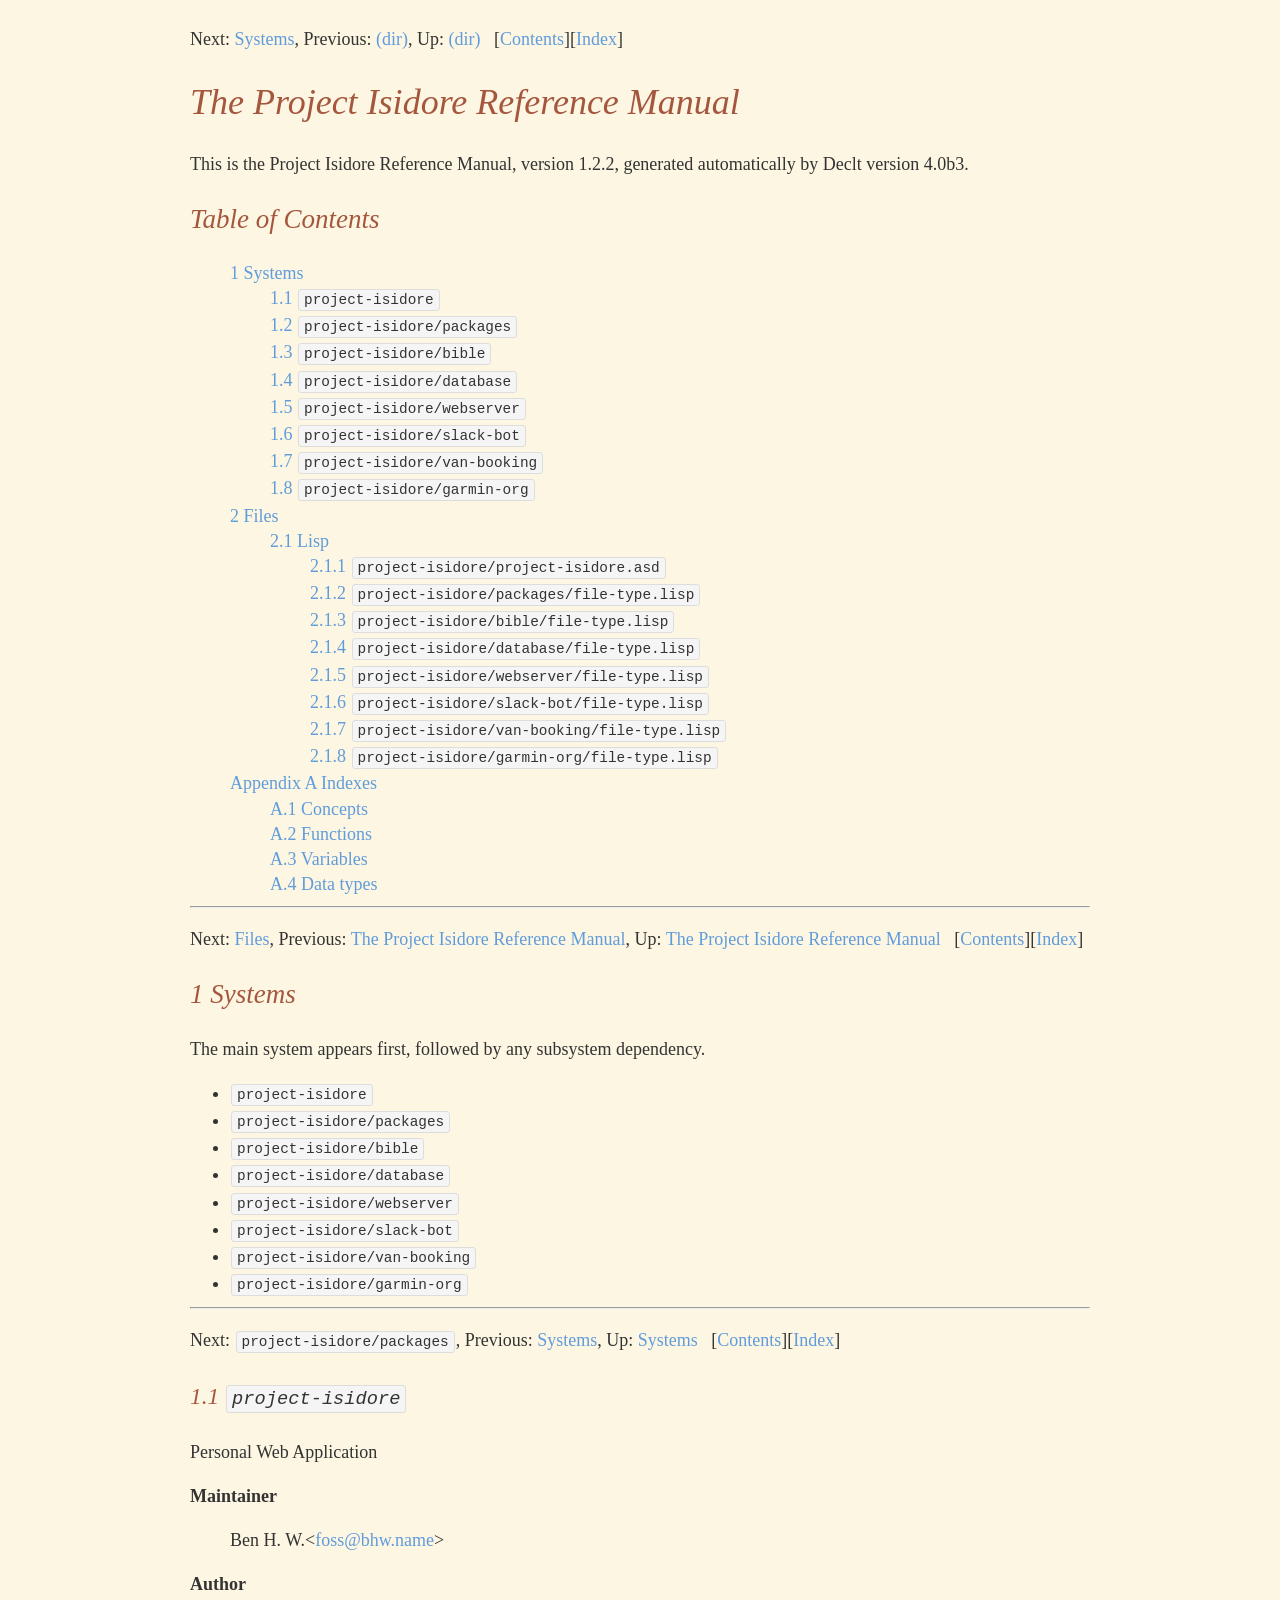
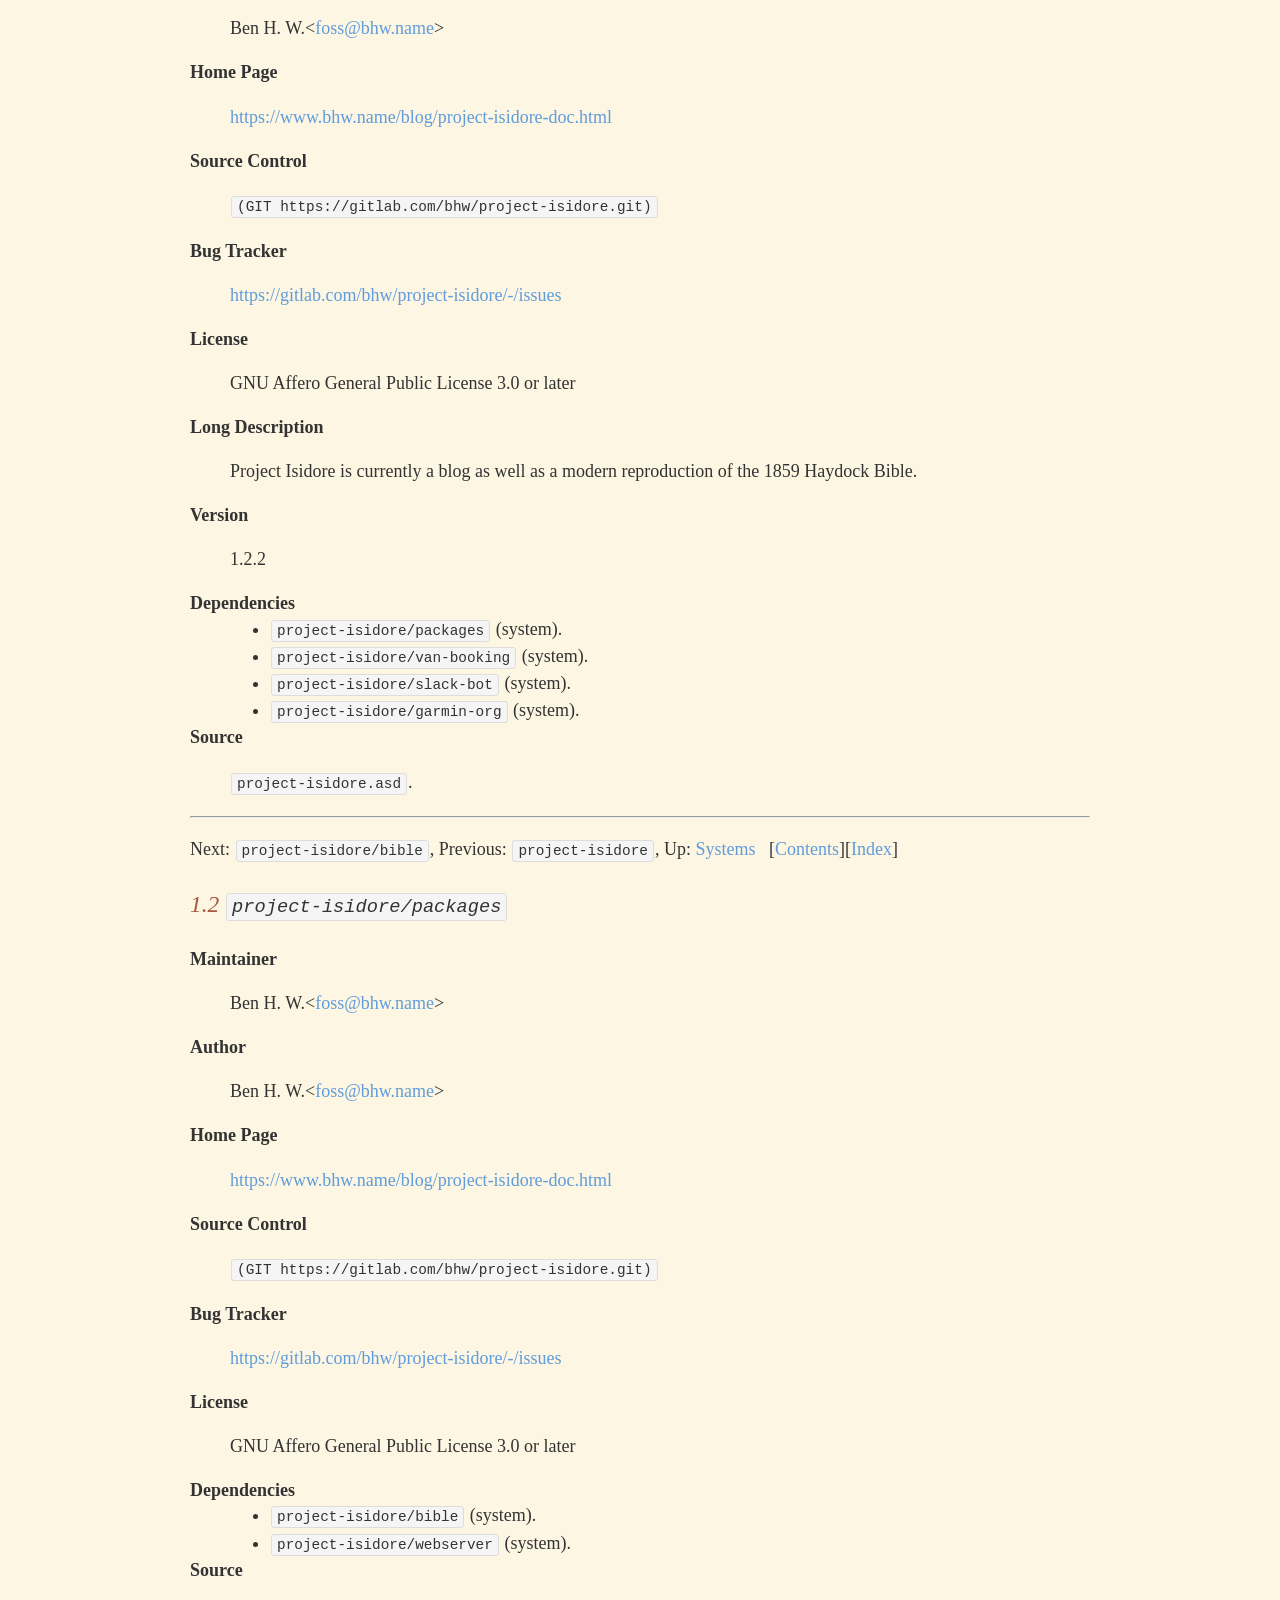
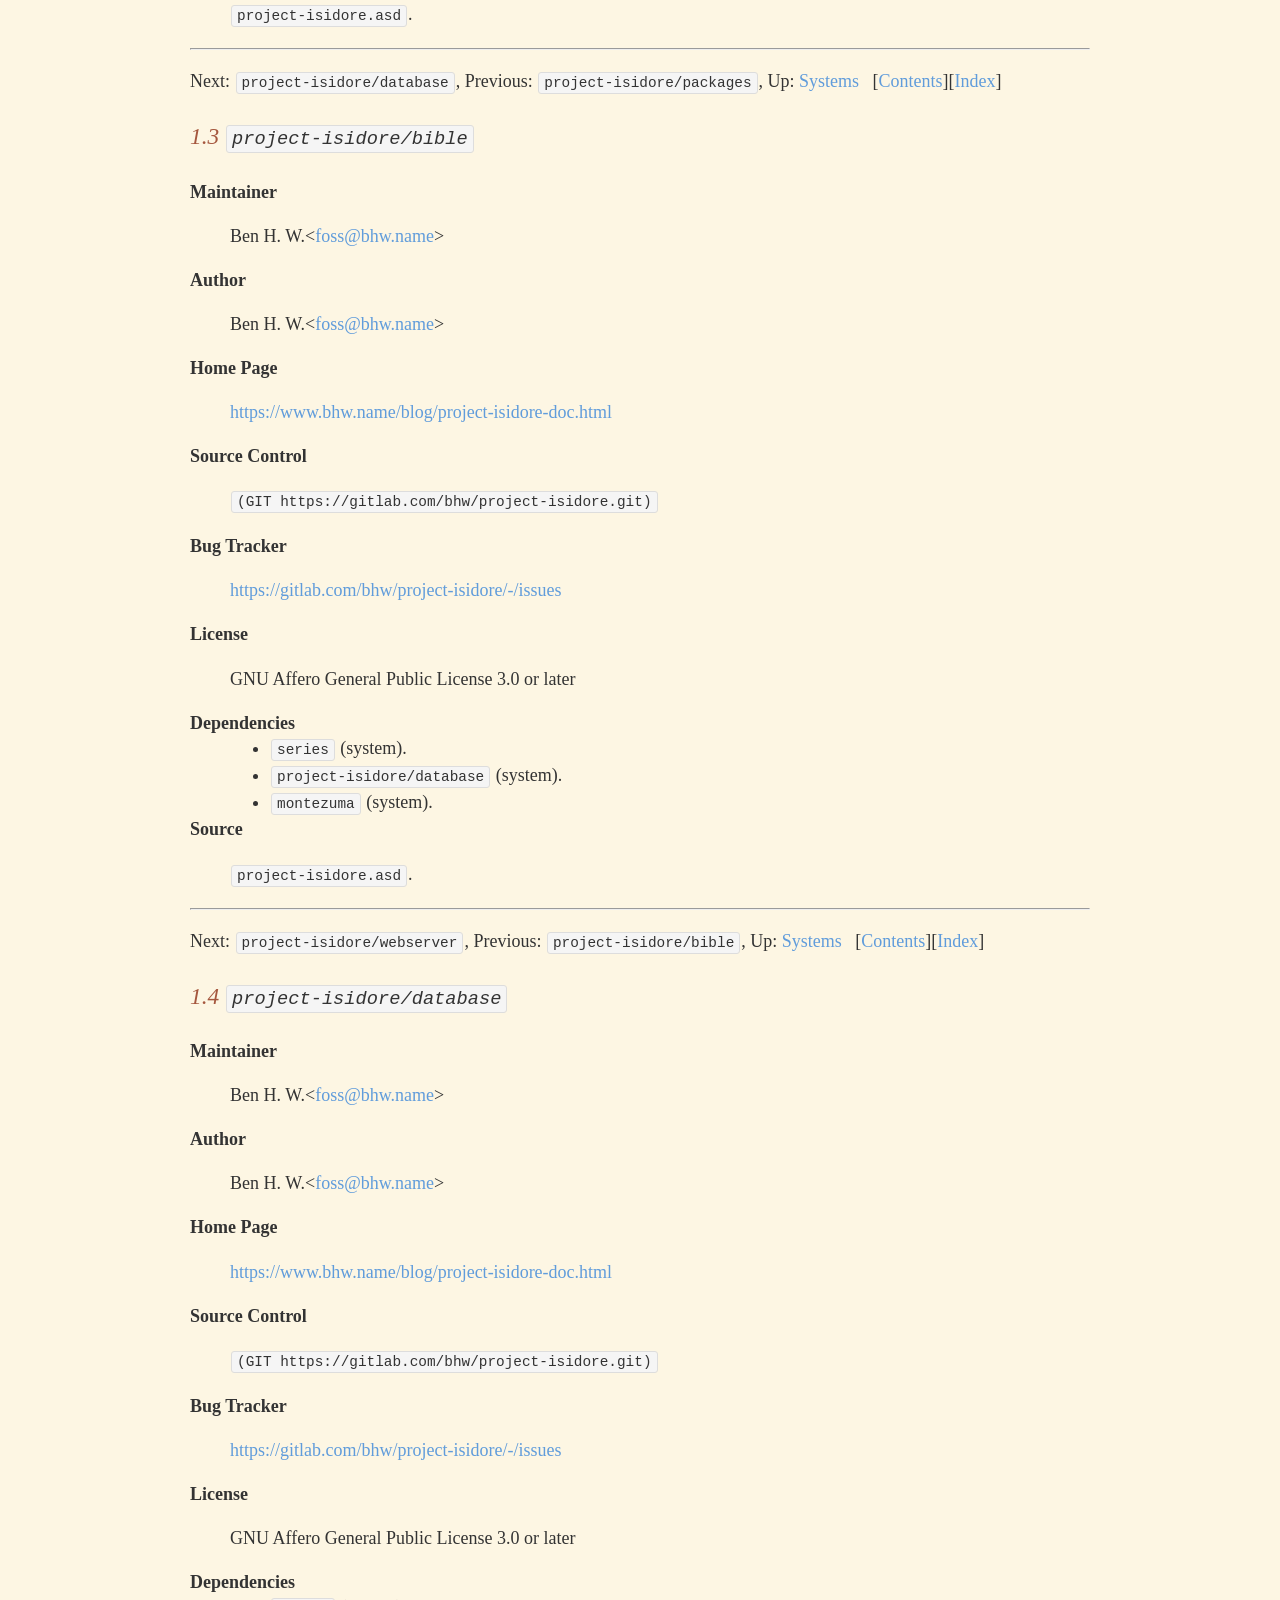
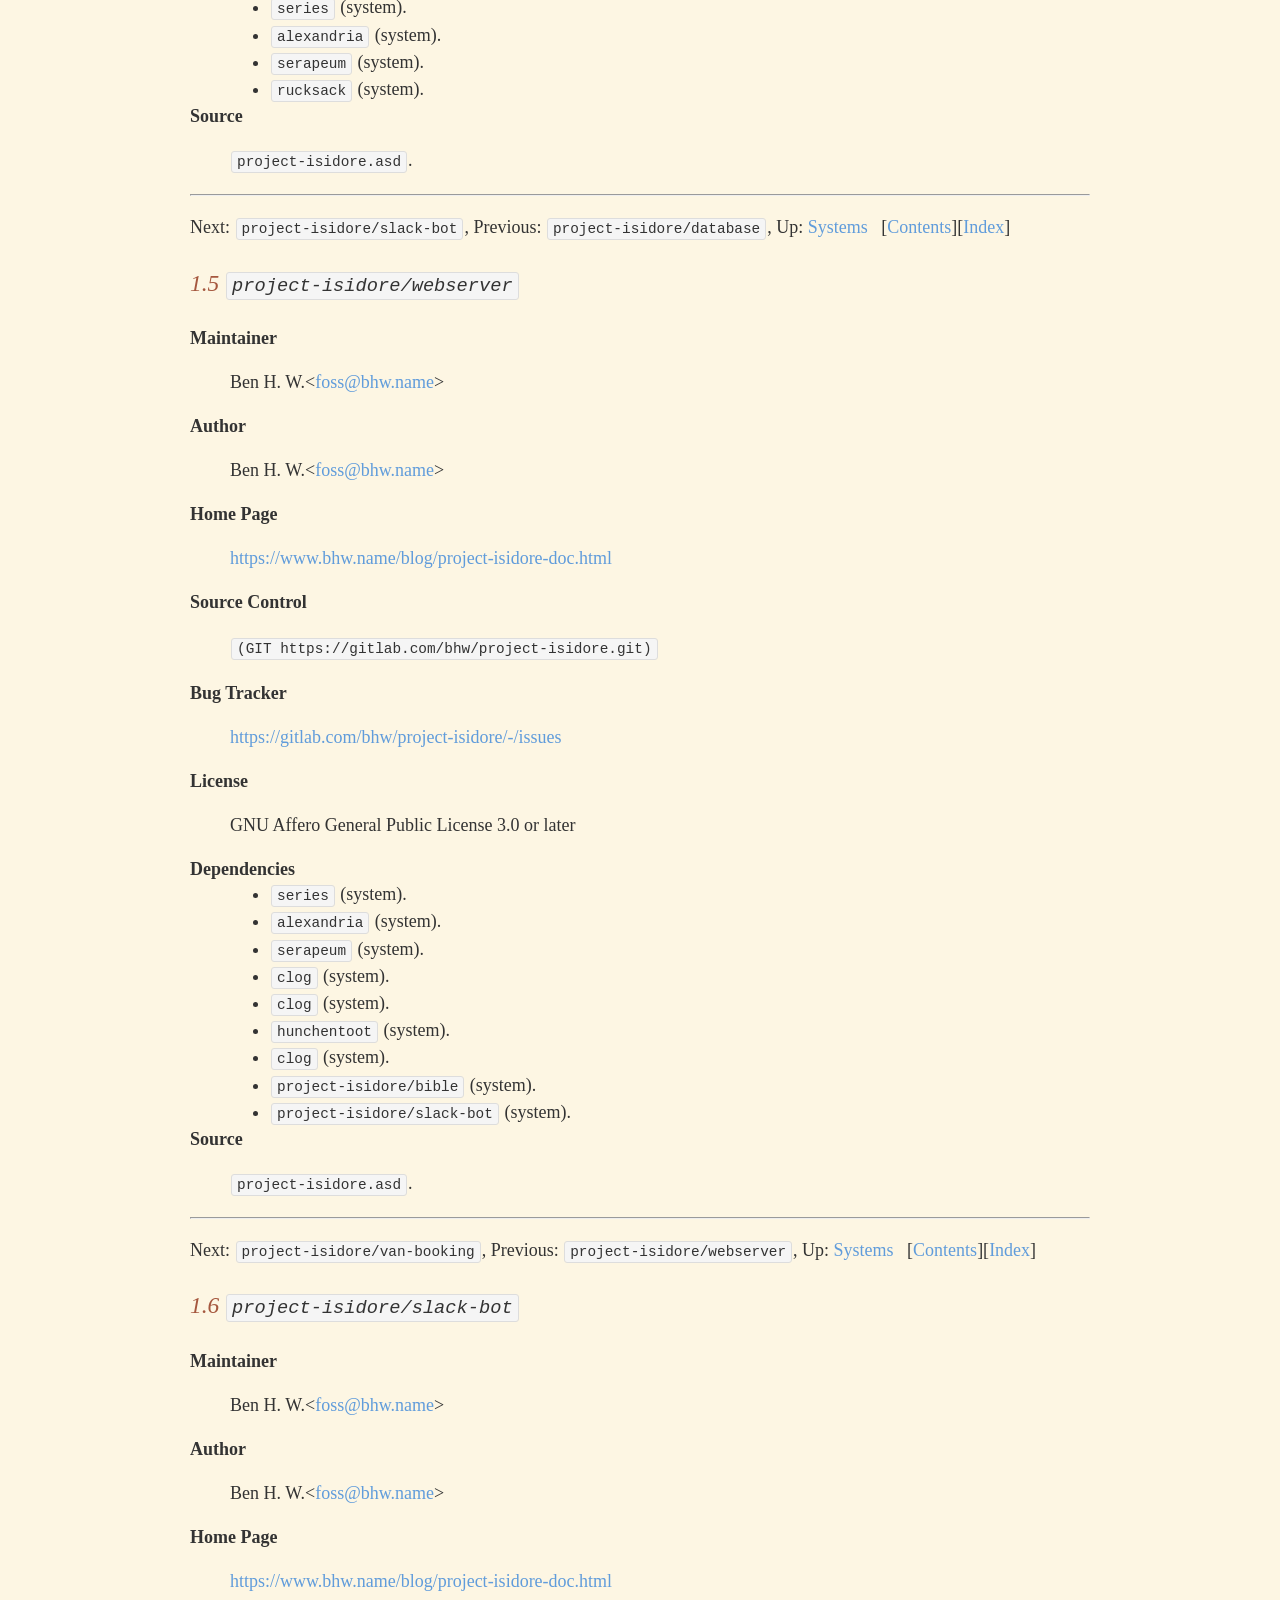
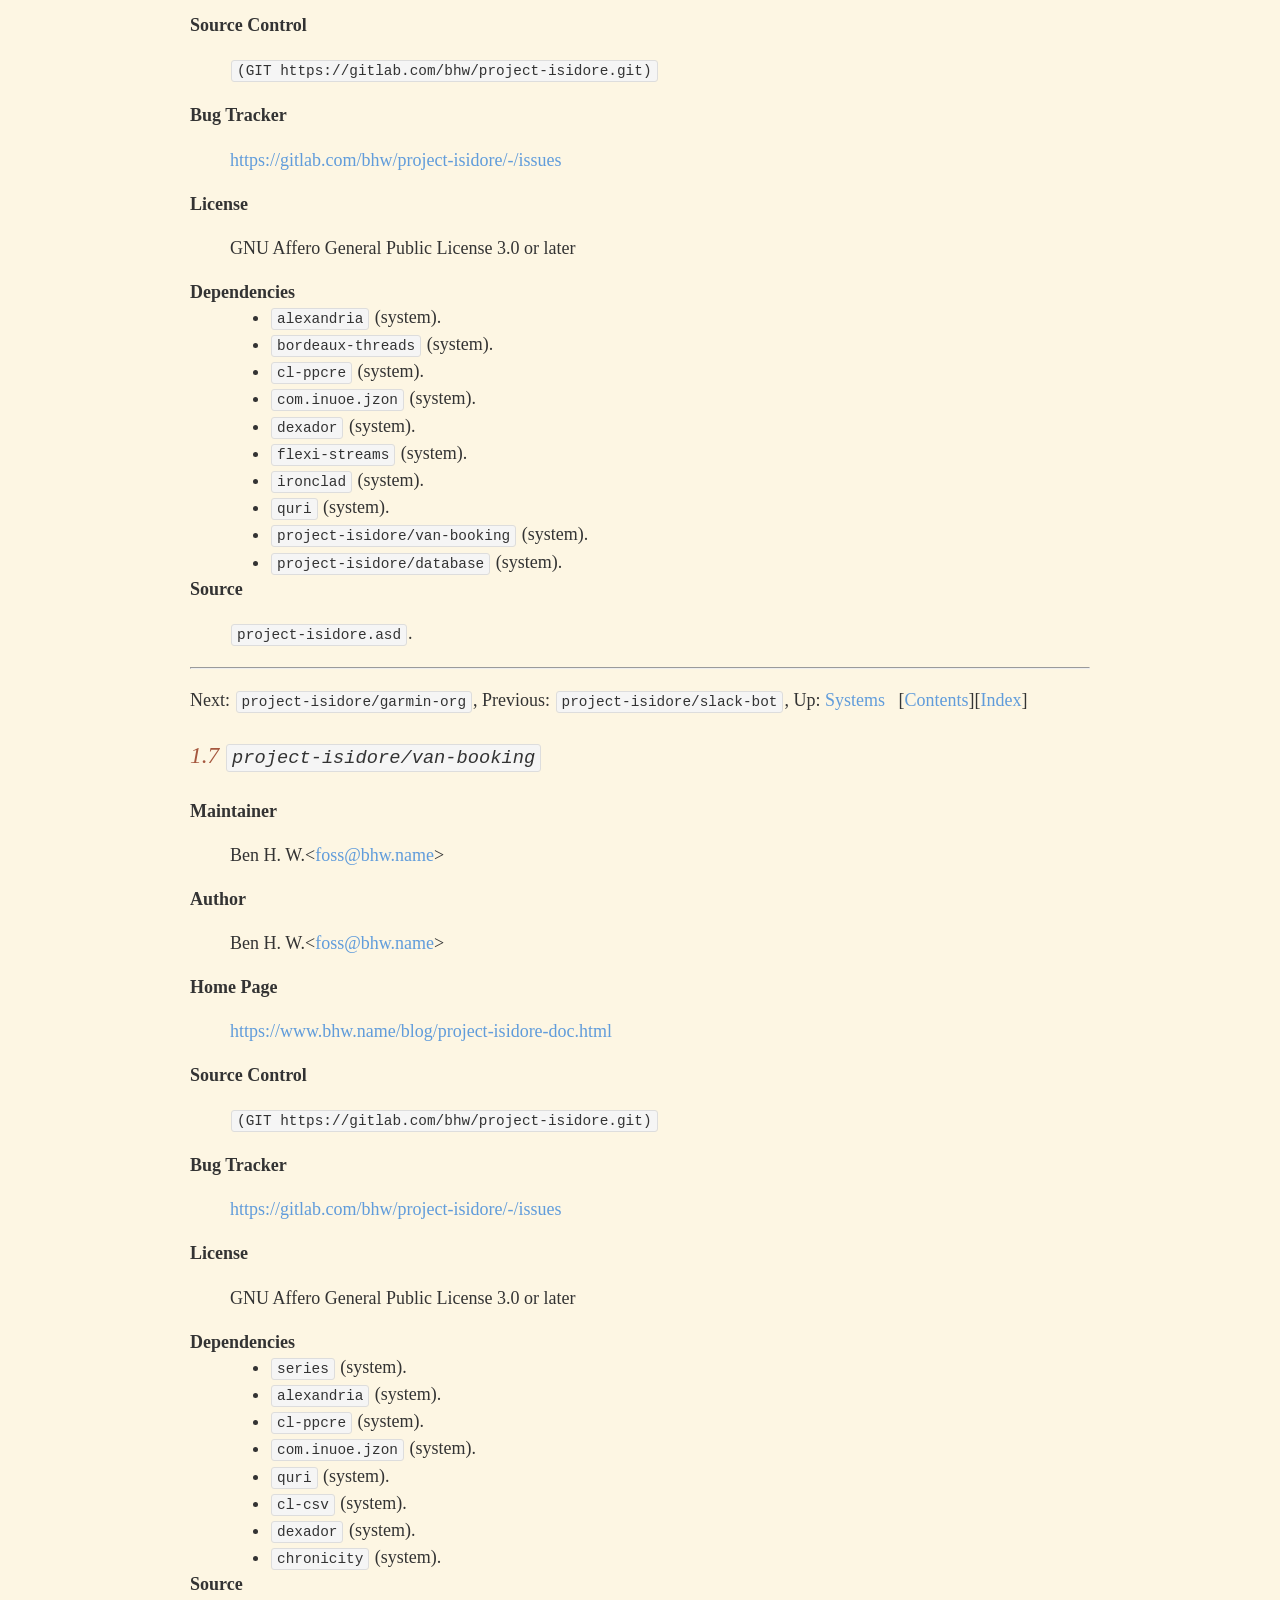
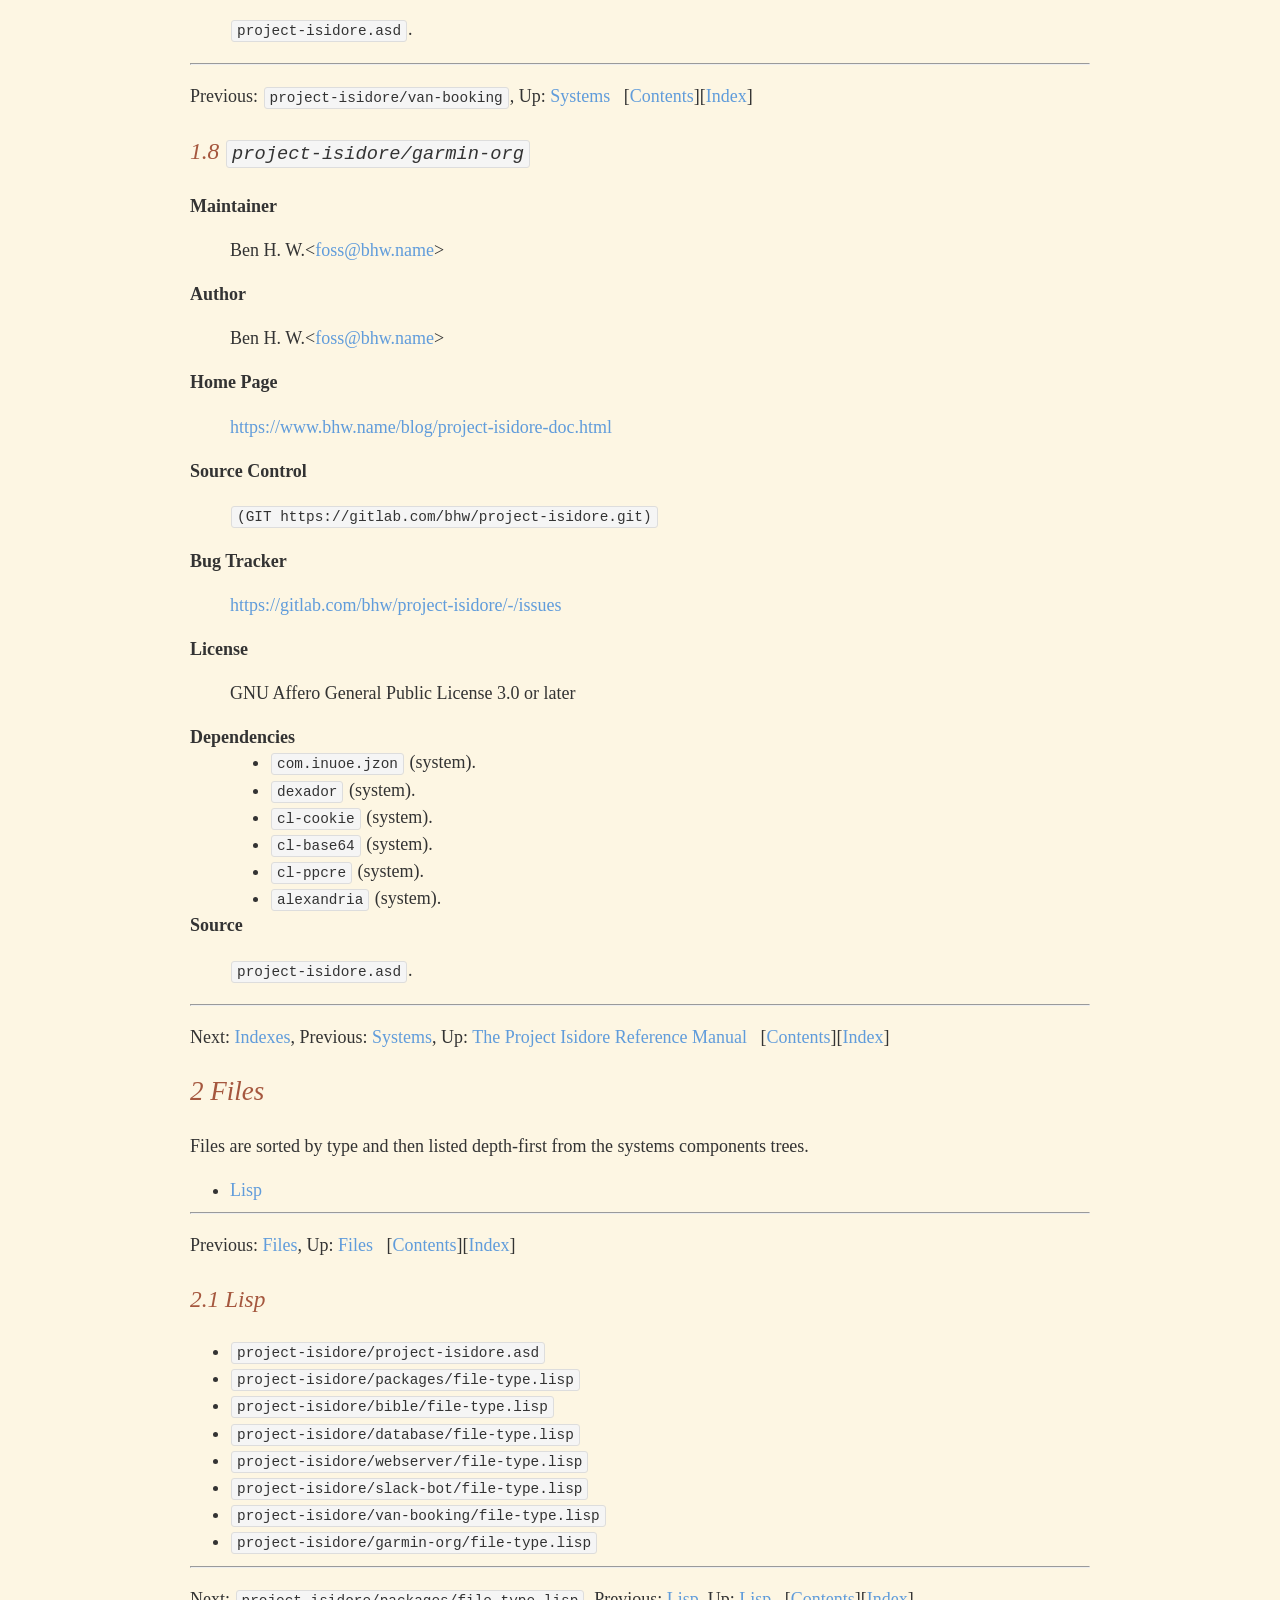
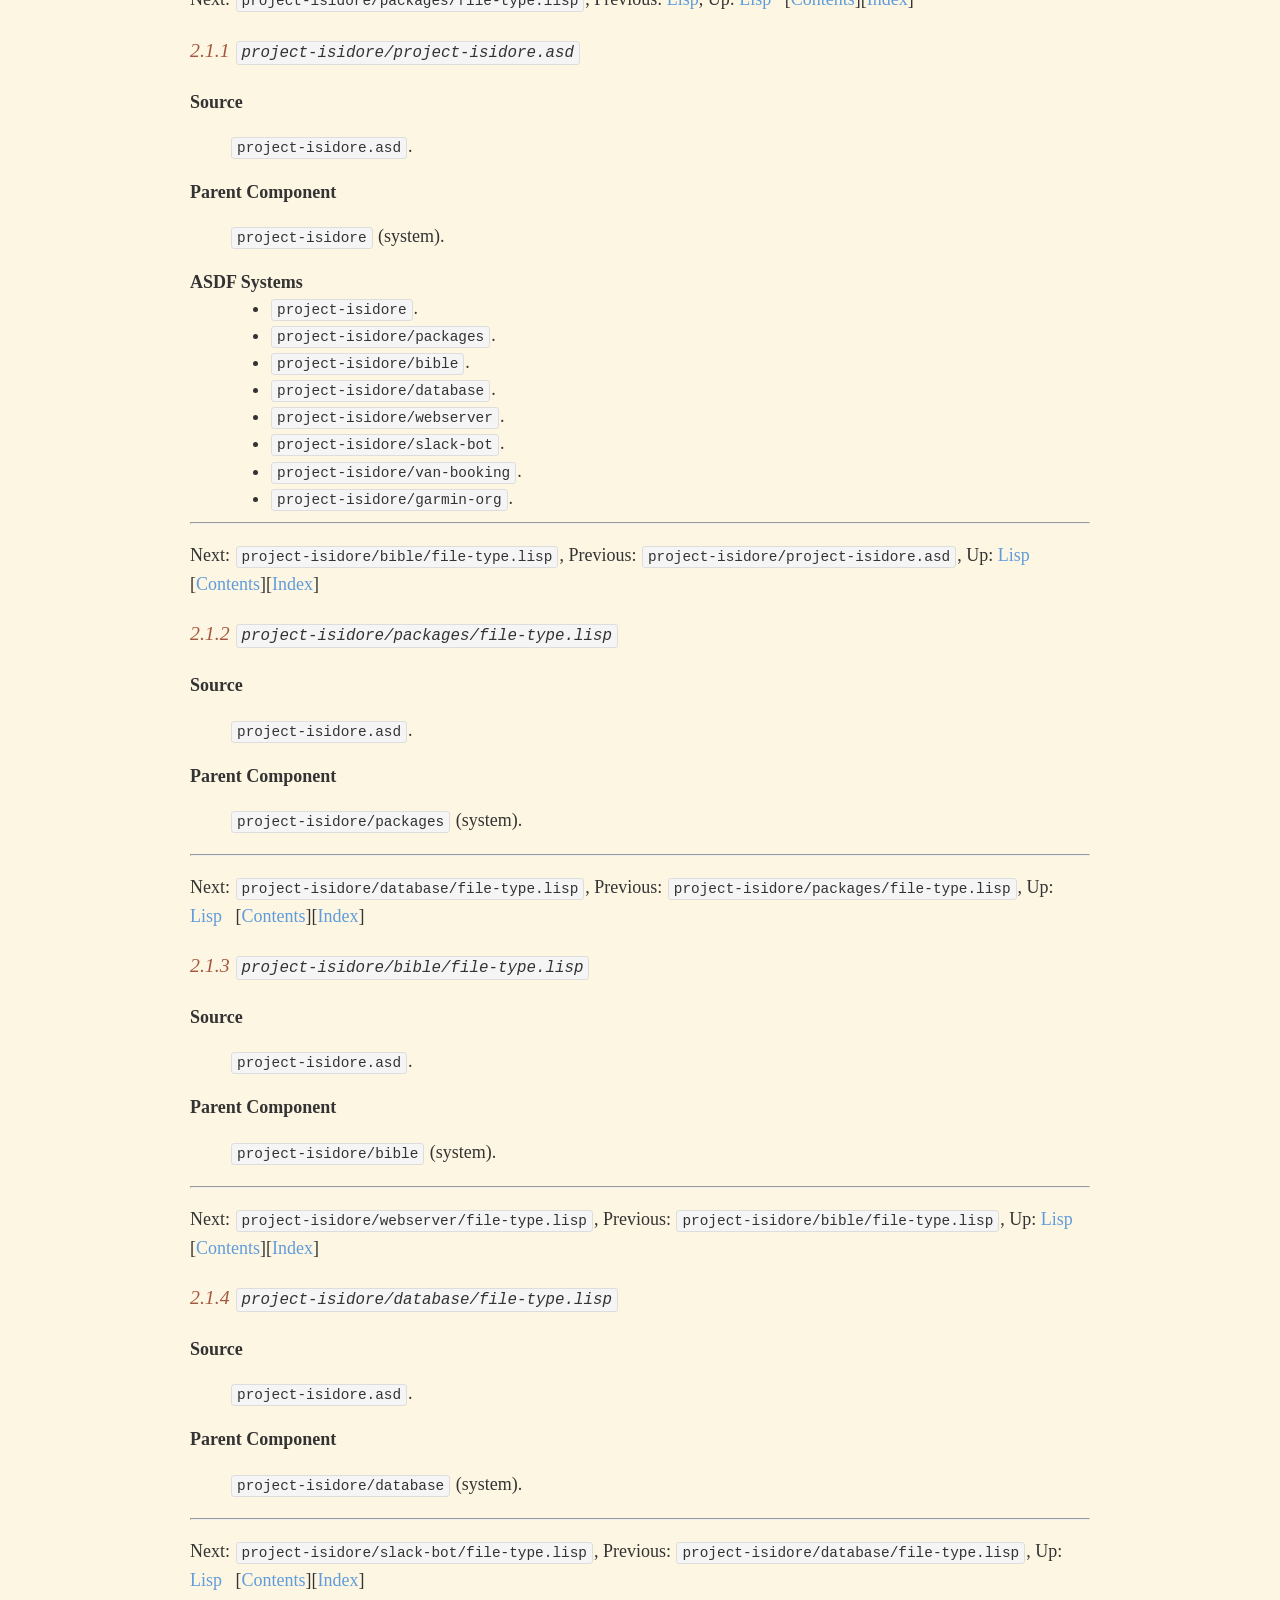
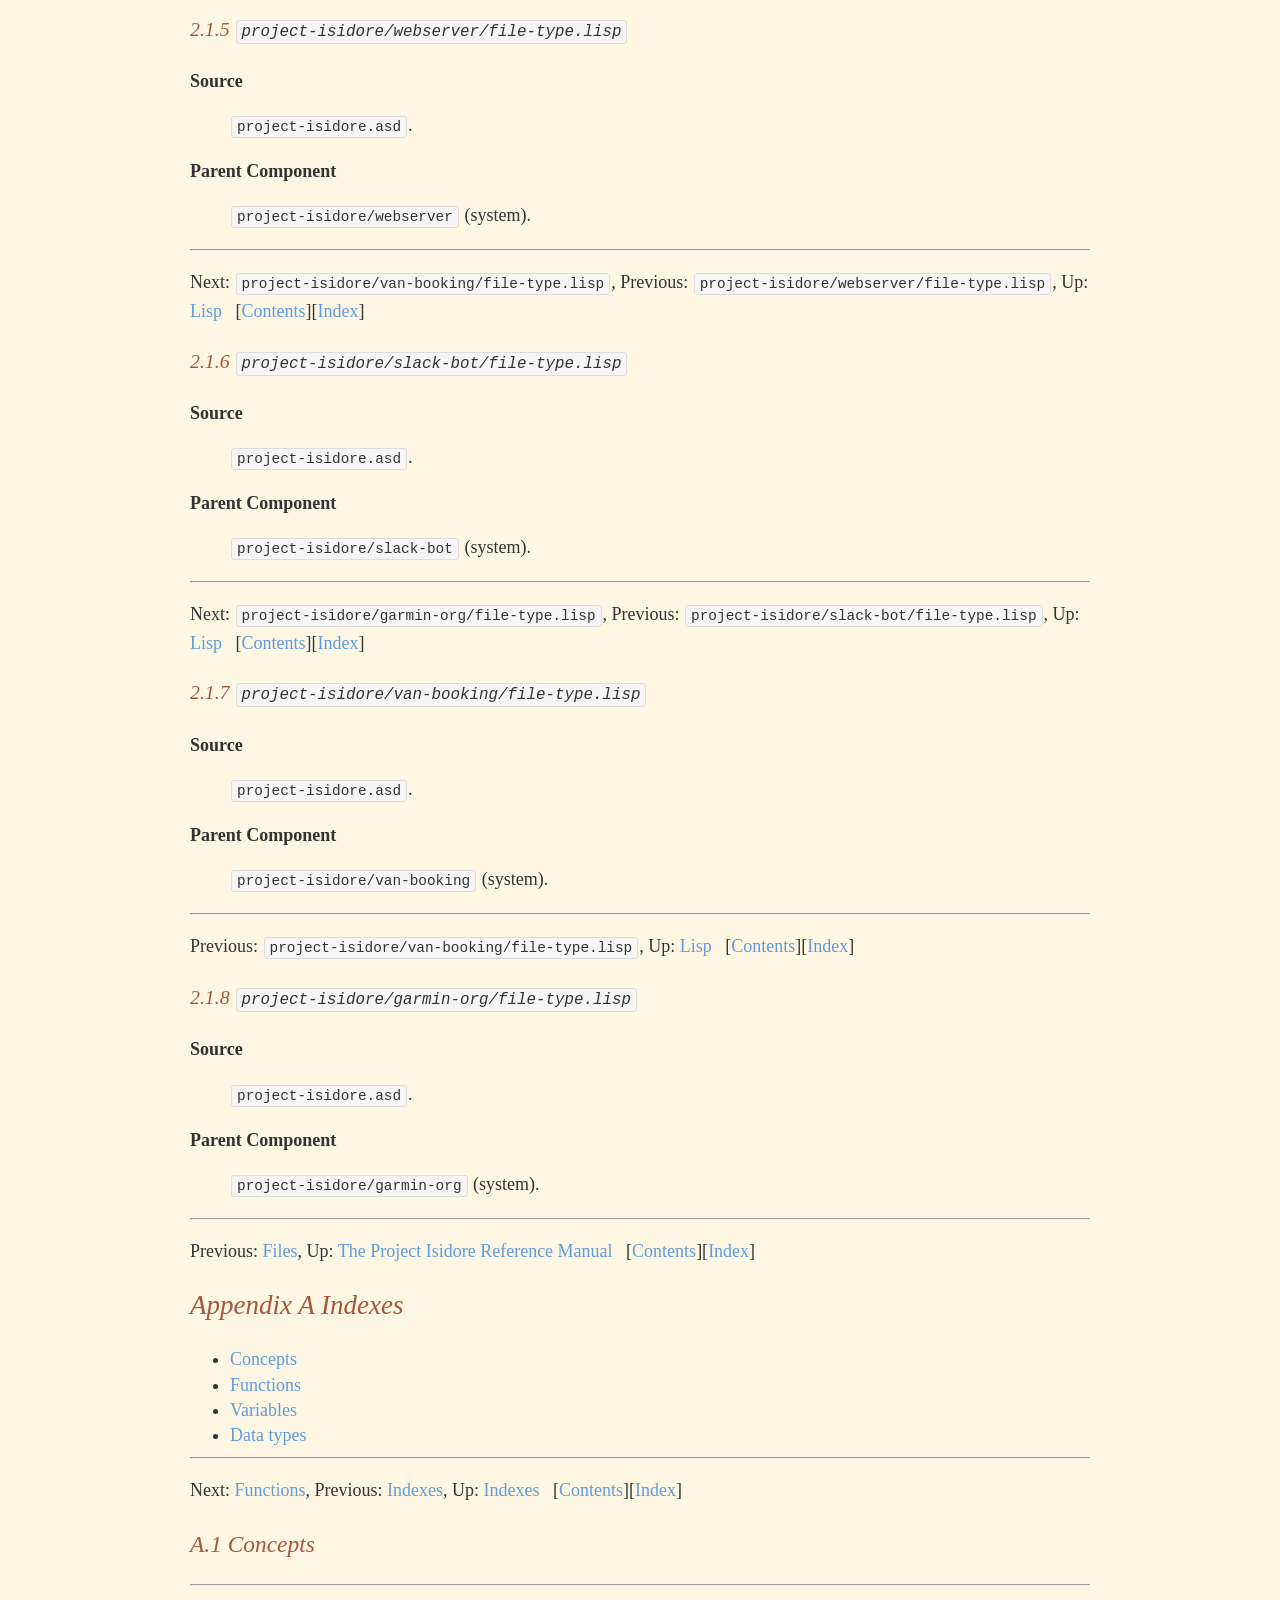
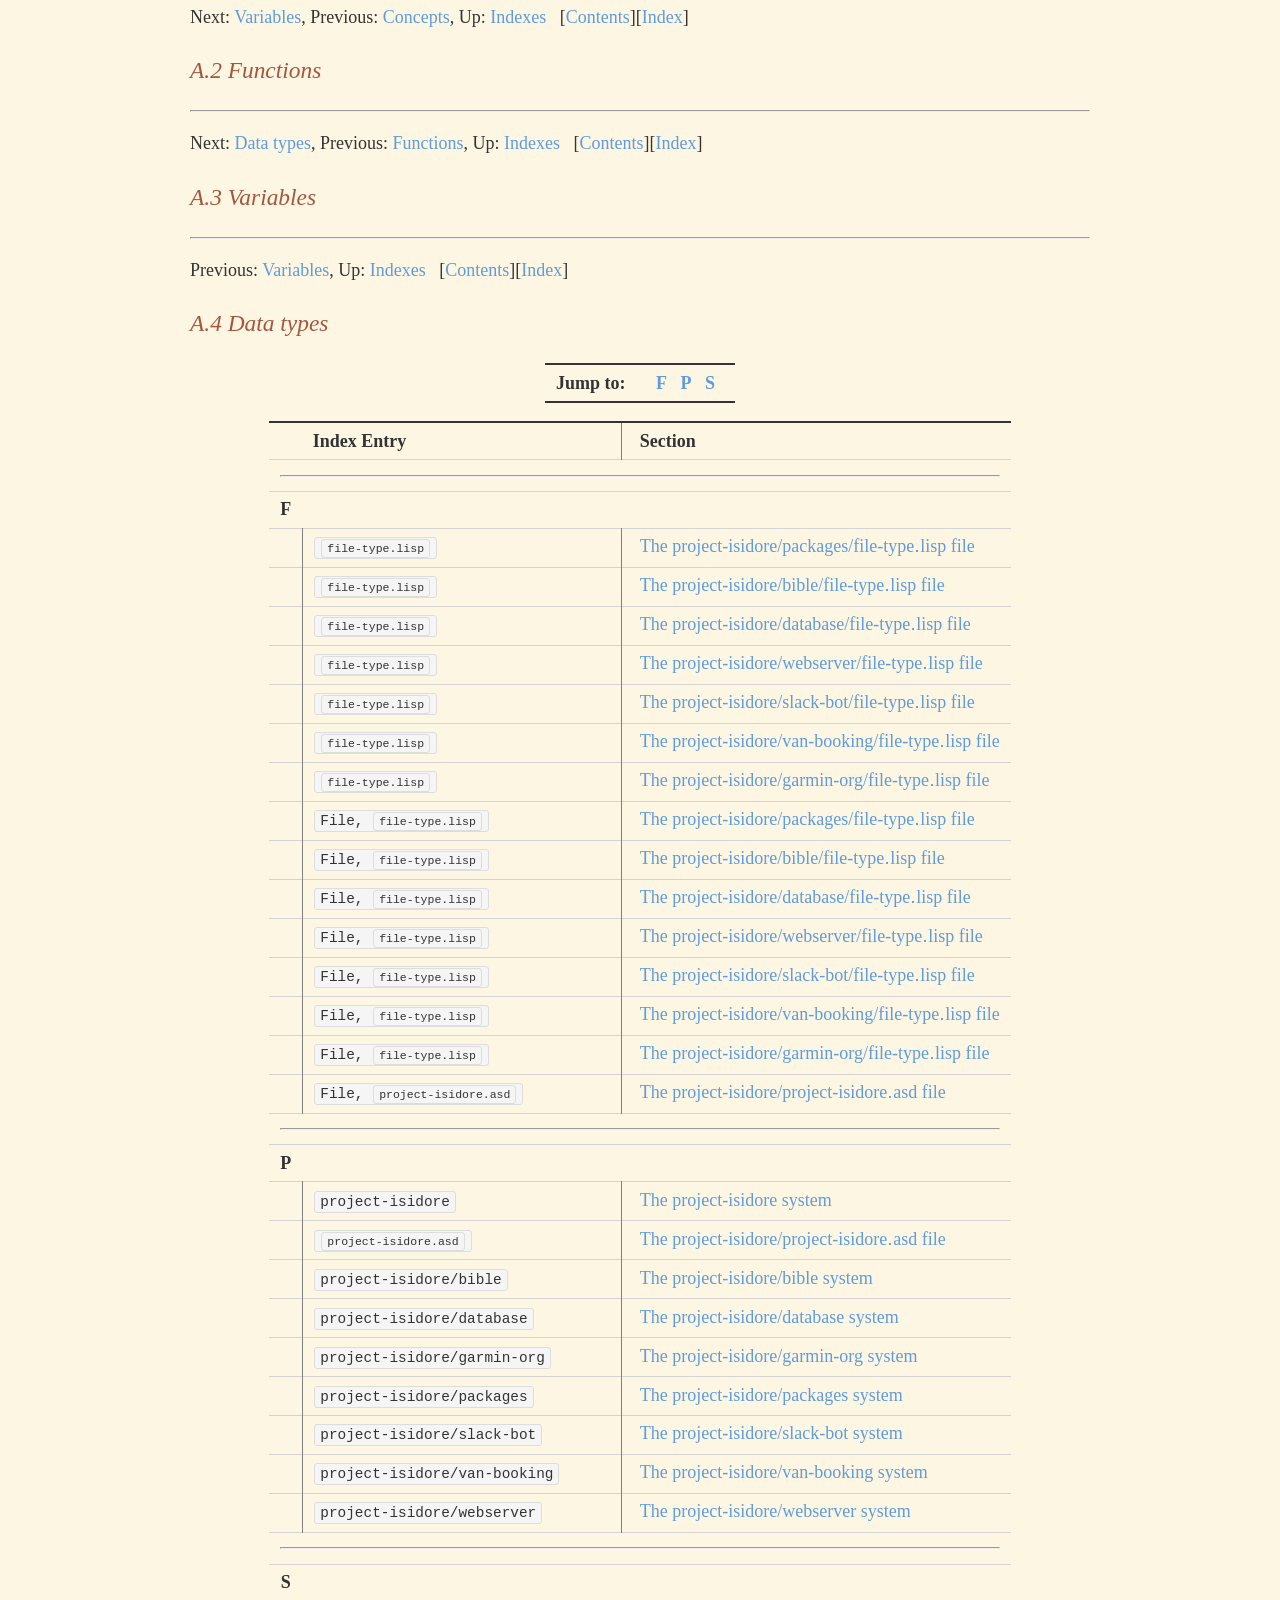
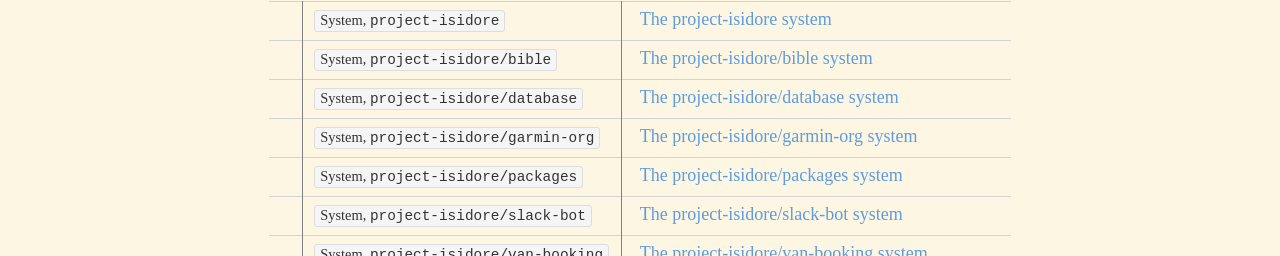
<file: assets/reference-manual.html>
<!DOCTYPE html>
<html>
<!-- Created by GNU Texinfo 7.1.1, https://www.gnu.org/software/texinfo/ -->
<head>
<meta http-equiv="Content-Type" content="text/html; charset=utf-8">
<title>The Project Isidore Reference Manual</title>

<meta name="description" content="The Project Isidore Reference Manual, version 1.2.2.">
<meta name="keywords" content="The Project Isidore Reference Manual">
<meta name="resource-type" content="document">
<meta name="distribution" content="global">
<meta name="Generator" content="makeinfo">
<meta name="viewport" content="width=device-width,initial-scale=1">

<link href="#Top" rel="start" title="Top">
<link href="#Indexes" rel="index" title="Indexes">
<link href="#SEC_Contents" rel="contents" title="Table of Contents">
<link href="dir.html#Top" rel="up" title="(dir)">
<link href="#Systems" rel="next" title="Systems">
<link href="dir.html#Top" rel="prev" title="(dir)">
<style type="text/css">
<!--
a.copiable-link {visibility: hidden; text-decoration: none; line-height: 0em}
a.summary-letter-printindex {text-decoration: none}
span.r {font-family: initial; font-weight: normal; font-style: normal}
span:hover a.copiable-link {visibility: visible}
td.printindex-index-entry {vertical-align: top}
td.printindex-index-section {vertical-align: top; padding-left: 1em}
th.entries-header-printindex {text-align:left}
th.sections-header-printindex {text-align:left; padding-left: 1em}
ul.mark-bullet {list-style-type: disc}
ul.toc-numbered-mark {list-style: none}
@font-face { font-family: Cinzel; font-style: normal; font-weight: 400; font-display: swap; src: local(''), url('/assets/cinzel-v11-latin-regular.woff2') format('woff2'); }
@font-face { font-family: RoyalInitialen; font-style: normal; font-weight: 400; font-display: swap; src: local(''), url('/assets/RoyalInitialen.woff2') format('woff2'); }
.header-fixed  { position:  relative; left:  0; top:  0; z-index:  1; width:  100%; margin:  0; background-color:  #FDF6E3; }
.navbar  { display:  flex; justify-content:  space-between; align-items:
     center; color:  #fff; line-height:  60px; }
.navbar .logo  { flex:  3; }
.navbar .logo a  { display:  block; margin-left:  10%; font-size:  22px; font-family:  'Cinzel'; font-weight:  400; color:  #000; text-decoration:
     none; }
.navbar .logo a:hover  { color:  #777777; }
.navbar nav  { flex:  8; }
.navbar label  { user-select:  none; cursor:  pointer; padding:  28px
     20px; position:  relative; z-index:  3; }
.navbar label i  { height:  2px; position:  relative; transition:
     background .2s ease-out; width:  18px; font-style:  normal; font-weight:
     normal; }
.navbar label i:before, .navbar label i:after  { content:  ''; height:
     100%; position:  absolute; transition:  all .2s ease-out; width:  100%; }
.navbar label i, .navbar label i:before, .navbar label i:after  { display:  block; background:  black; }
.navbar label i:before  { top:  5px; }
.navbar label i:after  { top:  -5px; }
.navbar #navbar-toggle  { display:  none; }
.header #navbar-toggle:checked ~ .menu  { visibility:  visible; opacity:
     0.99; }
.header #navbar-toggle:checked ~ label  { background:  gray; border-radius:  50%; }
.header #navbar-toggle:checked ~ label i  { background:  transparent; }
.header #navbar-toggle:checked ~ label i:before  { transform:
     rotate(-45deg); }
.header #navbar-toggle:checked ~ label i:after  { transform:
     rotate(45deg); }
.header #navbar-toggle:checked ~ label:not(.steps) i:before, .header
     #navbar-toggle:checked ~ label:not(.steps) i:after  { top:  0; }
@media (max-width: 768px)  { .navbar nav  { visibility:  hidden; opacity:  0; z-index:  2; position:
      fixed; top:  0px; left:  0px; width:  100%; height:  100%; transition:
      all 0.3s ease-out; display:  table; background:  #f5deb3; } .navbar nav ul  { margin:  0; padding:  20px 0; display:  table-cell; vertical-align:  middle; } .navbar nav li  { display:  block; text-align:  center; padding:  20px 0; text-align:  center; font-size:  50px; min-height:  50px; font-weight:
      bold; cursor:  pointer; transition:  all 0.3s ease-out; } .navbar nav li:hover  { background:  #FDF6E3; } .navbar nav li:hover a  { color:  brown; transition:  all 0.3s ease-out; } .navbar nav li a  { font-family:  'Cinzel', 'Times New Roman', serif; color:  #212121; } }
@media (min-width: 768px)  { .navbar nav ul  { margin:  0; padding:  0; display:  flex; justify-content:  space-around; text-align:  center; list-style:  none; } .navbar nav li  { flex:  1; } .navbar nav li a  { display:  block; padding:  0 8px; font-size:  16px; font-weight:  400; font-family:  'Cinzel'; line-height:  60px; color:
      #000; text-decoration:  none; } .navbar nav li.active  { background:  #555; } .navbar nav li:hover  { background:  #EEE8D5; } .navbar label  { display:  none; } }
html { background-color:  #FDF6E3; }
body  { width:  95%; margin:  2% auto; font-size:  14px; line-height:
     1.4em; font-family: Palatino, "Palatino Linotype", "Palantino LT STD", "Book Antiqua", Georgia, serif; font-weight:  400; color:  #333; }
@media screen and (min-width: 600px)  { body  { font-size:  18px; } }
@media screen and (min-width: 910px)  { body  { width:  900px; } }
#content  { width:  100%; }
::selection  { background:  #D6EDFF; }
p  { line-height: 1.5em; margin:  1em auto; }
ol,ul  { margin:  0 auto; }
dl  { margin:  0 auto; }
.title  { text-align:  center; margin:  0.8em auto; color:  black; font-family: 'Cinzel'; font-weight:  400; }
.subtitle  { text-align:  center; font-size:  1.5em; line-height:  1.4; font-weight:  bold; margin:  1em auto; }
.updated  { text-align:  center; }
.abstract  { text-align:  center; margin:  auto; width:  80%; font-style:
     italic; }
.abstract p:last-of-type:before  { content:  "    "; white-space:  pre; }
.status  { font-size:  90%; margin:  2em auto; }
[class^="section-number-"]  { margin-right:  .5em; }
[id^="orgheadline"]  { clear:  both; }
#footnotes  { font-size:  90%; }
.footpara  { display:  inline; margin:  .2em auto; }
.footdef  { margin-bottom:  1em; }
.footdef sup  { padding-right:  .5em; }
a  { color:  #609cdb; text-decoration:  none; }
a:hover  { color:  #003355; border-bottom:  1px dotted; }
figure  { padding:  0px; margin:  1em auto; text-align:  center; }
img  { max-width:  100%; vertical-align:  middle; }
.MathJax_Display  { margin:  0!important; width:  90%!important; }
h1,h2,h3,h4,h5,h6  { color:  #A5573E; line-height:  1em; font-weight: 400; font-style: italic; font-family: inherit; }
h2 a  { color:  #A5573E; }
h3 a  { color:  #A5573E; }
h4 a  { color:  #A5573E; }
h5 a  { color:  #A5573E; }
h6 a  { color:  #A5573E; }
h1,h2,h3  { line-height:  1.4em; }
h4,h5,h6  { font-size:  1em; }
@media screen and (min-width: 600px)  { h1  { font-size:  2em; } h2  { font-size:  1.5em; } h3  { font-size:  1.3em; } h1,h2,h3  { line-height:  1.4em; } h4,h5,h6  { font-size:  1.1em; } }
dt  { font-weight:  bold; }
table  { margin:  1em auto; border-top:  2px solid; border-bottom:  2px
     solid; border-collapse:  collapse; }
thead  { border-bottom:  2px solid; }
table td + td, table th + th  { border-left:  1px solid gray; }
table tr  { border-top:  1px solid lightgray; }
td,th  { padding:  0.3em 0.6em; vertical-align:  middle; }
caption.t-above  { caption-side:  top; }
caption.t-bottom  { caption-side:  bottom; }
caption  { margin-bottom:  0.3em; }
figcaption  { margin-top:  0.3em; }
th.org-right  { text-align:  center; }
th.org-left  { text-align:  center; }
th.org-center  { text-align:  center; }
td.org-right  { text-align:  right; }
td.org-left  { text-align:  left; }
td.org-center  { text-align:  center; }
blockquote  { margin:  1em 2em; padding-left:  1em; border-left:  3px
     solid #ccc; }
kbd  { background-color:  #f7f7f7; font-size:  80%; margin:  0 .1em; padding:  .1em .6em; }
.todo  { background-color:  red; color:  white; padding:  .1em 0.3em; border-radius:  3px; background-clip:  padding-box; font-size:  80%; font-family:  'Courier New', monospace; line-height:  1; }
.done  { background-color:  green; color:  white; padding:  .1em 0.3em; border-radius:  3px; background-clip:  padding-box; font-size:  80%; font-family:  'Courier New', monospace; line-height:  1; }
.priority  { color:  orange; font-family:  'Courier New', monospace; }
#table-of-contents li  { clear:  both; }
.tag  { font-family:  'Courier New', monospace; font-size:  0.7em; font-weight:  normal; }
.tag span  { padding:  0.3em 0.3em; float:  right; margin-right:  .5em; border:  1px solid #bbb; border-radius:  3px; background-clip:
     padding-box; color:  #333; background-color:  #eee; line-height:  1; }
.timestamp  { color:  #333; font-size:  90%; }
.timestamp-kwd  { color:  #5f9ea0; }
.org-right  { margin-left:  auto; margin-right:  0px; text-align:  right; }
.org-left  { margin-left:  0px; margin-right:  auto; text-align:  left; }
.org-center  { margin-left:  auto; margin-right:  auto; text-align:
     center; }
.underline  { text-decoration:  underline; }
#postamble p, #preamble p  { font-size:  90%; margin:  .2em; }
.copyright-container  { align-items:  center; padding:  0.4ex 1em; }
.generated  { font-family:  'Courier New', monospace; text-align:
     center; }
p.verse  { margin-left:  3%; }
:not(pre) > code  { padding:  2px 5px; margin:  auto 1px; border:  1px
     solid #DDD; border-radius:  3px; background-clip:  padding-box; background-color: #F5F5F5; color:  #333; font-size:  80%; }
.org-src-container  { border:  1px solid #ccc; box-shadow:  3px 3px 3px
     #eee; background-color: #F5E8C4; font-family:  'Courier New', monospace; font-size:  80%; margin:  1em auto; padding:  0.1em 0.5em; position:
     relative; }
.org-src-container>pre  { overflow:  auto; }
.org-src-container>pre:before  { display:  block; position:  absolute; background-color:  #b3b3b3; top:  0; right:  0; padding:  0 0.5em; border-bottom-left-radius:  8px; border:  0; color:  white; font-size:
     80%; }
.org-src-container>pre.src-sh:before  { content:  'sh'; }
.org-src-container>pre.src-bash:before  { content:  'bash'; }
.org-src-container>pre.src-emacs-lisp:before  { content:  'Emacs Lisp'; }
.org-src-container>pre.src-R:before  { content:  'R'; }
.org-src-container>pre.src-org:before  { content:  'Org'; }
.org-src-container>pre.src-cpp:before  { content:  'C++'; }
.org-src-container>pre.src-c:before  { content:  'C'; }
.org-src-container>pre.src-html:before  { content:  'HTML'; }
.org-src-container>pre.src-js:before  { content:  'Javascript'; }
.org-src-container>pre.src-javascript:before  { content:  'Javascript'; }
.org-src-container>pre.src-abc:before  { content:  'ABC'; }
.org-src-container>pre.src-asymptote:before  { content:  'Asymptote'; }
.org-src-container>pre.src-awk:before  { content:  'Awk'; }
.org-src-container>pre.src-C:before  { content:  'C'; }
.org-src-container>pre.src-calc:before  { content:  'Calc'; }
.org-src-container>pre.src-clojure:before  { content:  'Clojure'; }
.org-src-container>pre.src-comint:before  { content:  'comint'; }
.org-src-container>pre.src-css:before  { content:  'CSS'; }
.org-src-container>pre.src-D:before  { content:  'D'; }
.org-src-container>pre.src-ditaa:before  { content:  'Ditaa'; }
.org-src-container>pre.src-dot:before  { content:  'Dot'; }
.org-src-container>pre.src-ebnf:before  { content:  'ebnf'; }
.org-src-container>pre.src-forth:before  { content:  'Forth'; }
.org-src-container>pre.src-F90:before  { content:  'Fortran'; }
.org-src-container>pre.src-gnuplot:before  { content:  'Gnuplot'; }
.org-src-container>pre.src-haskell:before  { content:  'Haskell'; }
.org-src-container>pre.src-io:before  { content:  'Io'; }
.org-src-container>pre.src-java:before  { content:  'Java'; }
.org-src-container>pre.src-latex:before  { content:  'LaTeX'; }
.org-src-container>pre.src-ledger:before  { content:  'Ledger'; }
.org-src-container>pre.src-ly:before  { content:  'Lilypond'; }
.org-src-container>pre.src-lisp:before  { content:  'Lisp'; }
.org-src-container>pre.src-makefile:before  { content:  'Make'; }
.org-src-container>pre.src-matlab:before  { content:  'Matlab'; }
.org-src-container>pre.src-max:before  { content:  'Maxima'; }
.org-src-container>pre.src-mscgen:before  { content:  'Mscgen'; }
.org-src-container>pre.src-Caml:before  { content:  'Objective'; }
.org-src-container>pre.src-octave:before  { content:  'Octave'; }
.org-src-container>pre.src-org:before  { content:  'Org'; }
.org-src-container>pre.src-perl:before  { content:  'Perl'; }
.org-src-container>pre.src-picolisp:before  { content:  'Picolisp'; }
.org-src-container>pre.src-plantuml:before  { content:  'PlantUML'; }
.org-src-container>pre.src-python:before  { content:  'Python'; }
.org-src-container>pre.src-ruby:before  { content:  'Ruby'; }
.org-src-container>pre.src-sass:before  { content:  'Sass'; }
.org-src-container>pre.src-scala:before  { content:  'Scala'; }
.org-src-container>pre.src-scheme:before  { content:  'Scheme'; }
.org-src-container>pre.src-screen:before  { content:  'Screen'; }
.org-src-container>pre.src-sed:before  { content:  'Sed'; }
.org-src-container>pre.src-shell:before  { content:  'shell'; }
.org-src-container>pre.src-shen:before  { content:  'Shen'; }
.org-src-container>pre.src-sql:before  { content:  'SQL'; }
.org-src-container>pre.src-sqlite:before  { content:  'SQLite'; }
.org-src-container>pre.src-stan:before  { content:  'Stan'; }
.org-src-container>pre.src-vala:before  { content:  'Vala'; }
.org-src-container>pre.src-axiom:before  { content:  'Axiom'; }
.org-src-container>pre.src-browser:before  { content:  'HTML'; }
.org-src-container>pre.src-cypher:before  { content:  'Neo4j'; }
.org-src-container>pre.src-elixir:before  { content:  'Elixir'; }
.org-src-container>pre.src-request:before  { content:  'http'; }
.org-src-container>pre.src-ipython:before  { content:  'iPython'; }
.org-src-container>pre.src-kotlin:before  { content:  'Kotlin'; }
.org-src-container>pre.src-Flavored Erlang lfe:before  { content:  'Lisp'; }
.org-src-container>pre.src-mongo:before  { content:  'MongoDB'; }
.org-src-container>pre.src-prolog:before  { content:  'Prolog'; }
.org-src-container>pre.src-rec:before  { content:  'rec'; }
.org-src-container>pre.src-ML  sml:before  { content:  'Standard'; }
.org-src-container>pre.src-Translate translate:before  { content:  'Google'; }
.org-src-container>pre.src-typescript:before  { content:  'Typescript'; }
.org-src-container>pre.src-rust:before  { content:  'Rust'; }
.inlinetask  { background:  #ffffcc; border:  2px solid gray; margin:
     10px; padding:  10px; }
#org-div-home-and-up  { font-size:  70%; text-align:  right; white-space:
     nowrap; }
.linenr  { font-size:  90%; }
.code-highlighted  { background-color:  #ffff00; }
#bibliography  { font-size:  90%; }
#bibliography table  { width:  100%; }
.creator  { display:  block; }
@media screen and (min-width: 600px)  { .creator  { display:  inline; float:  right; } }
.cryptedmail:after  { font-family:  'Times New Roman',serif; font-size: 1.2 rem; content:  attr(data-name) "@" attr(data-domain) "."
     attr(data-tld); }
.dropcap{
    float: left;
    font-family: RoyalInitialen;
    font-size: 4.68rem;
    line-height: 3.75rem;
    padding-top: 0.25rem;
    padding-right: 0.5rem;
    padding-left: 0.18rem;
}
/* CSS */
button {
  background-color: #F5DEB3;
  border: 1px solid #222222;
  border-radius: 8px;
  box-sizing: border-box;
  color: #222222;
  cursor: pointer;
  display: inline-block;
  font-family: Circular,-apple-system,BlinkMacSystemFont,Roboto,"Helvetica Neue",sans-serif;
  font-size: 16px;
  font-weight: 600;
  line-height: 20px;
  margin: 0;
  outline: none;
  padding: 13px 23px;
  position: relative;
  text-align: center;
  text-decoration: none;
  touch-action: manipulation;
  transition: box-shadow .2s,-ms-transform .1s,-webkit-transform .1s,transform .1s;
  user-select: none;
  -webkit-user-select: none;
  width: auto;
}
button:focus-visible {
  box-shadow: #222222 0 0 0 2px, rgba(255, 255, 255, 0.8) 0 0 0 4px;
  transition: box-shadow .2s;
}
button:active {
  background-color: #EEE8D5;
  border-color: #000000;
  transform: scale(.96);
}
button:disabled {
  border-color: #DDDDDD;
  color: #DDDDDD;
  cursor: not-allowed;
  opacity: 1;
}

-->
</style>


</head>

<body lang="en">










































<div class="top-level-extent" id="Top">
<div class="nav-panel">
<p>
Next: <a href="#Systems" accesskey="n" rel="next">Systems</a>, Previous: <a href="dir.html#Top" accesskey="p" rel="prev">(dir)</a>, Up: <a href="dir.html#Top" accesskey="u" rel="up">(dir)</a> &nbsp; [<a href="#SEC_Contents" title="Table of contents" rel="contents">Contents</a>][<a href="#Indexes" title="Index" rel="index">Index</a>]</p>
</div>
<h1 class="top" id="The-Project-Isidore-Reference-Manual"><span>The Project Isidore Reference Manual<a class="copiable-link" href="#The-Project-Isidore-Reference-Manual"> &para;</a></span></h1>
<p>This is the Project Isidore Reference Manual, version 1.2.2,
generated automatically by Declt version 4.0b3.
</p>



<div class="element-contents" id="SEC_Contents">
<h2 class="contents-heading">Table of Contents</h2>

<div class="contents">

<ul class="toc-numbered-mark">
  <li><a id="toc-Systems-1" href="#Systems">1 Systems</a>
  <ul class="toc-numbered-mark">
    <li><a id="toc-project_002disidore" href="#The-project_002disidore-system">1.1 <code class="t">project-isidore</code></a></li>
    <li><a id="toc-project_002disidore_002fpackages" href="#The-project_002disidore_002fpackages-system">1.2 <code class="t">project-isidore/packages</code></a></li>
    <li><a id="toc-project_002disidore_002fbible" href="#The-project_002disidore_002fbible-system">1.3 <code class="t">project-isidore/bible</code></a></li>
    <li><a id="toc-project_002disidore_002fdatabase" href="#The-project_002disidore_002fdatabase-system">1.4 <code class="t">project-isidore/database</code></a></li>
    <li><a id="toc-project_002disidore_002fwebserver" href="#The-project_002disidore_002fwebserver-system">1.5 <code class="t">project-isidore/webserver</code></a></li>
    <li><a id="toc-project_002disidore_002fslack_002dbot" href="#The-project_002disidore_002fslack_002dbot-system">1.6 <code class="t">project-isidore/slack-bot</code></a></li>
    <li><a id="toc-project_002disidore_002fvan_002dbooking" href="#The-project_002disidore_002fvan_002dbooking-system">1.7 <code class="t">project-isidore/van-booking</code></a></li>
    <li><a id="toc-project_002disidore_002fgarmin_002dorg" href="#The-project_002disidore_002fgarmin_002dorg-system">1.8 <code class="t">project-isidore/garmin-org</code></a></li>
  </ul></li>
  <li><a id="toc-Files-1" href="#Files">2 Files</a>
  <ul class="toc-numbered-mark">
    <li><a id="toc-Lisp" href="#Lisp-files">2.1 Lisp</a>
    <ul class="toc-numbered-mark">
      <li><a id="toc-project_002disidore_002fproject_002disidore_002easd" href="#The-project_002disidore_002fproject_002disidore_2024asd-file">2.1.1 <code class="t">project-isidore/project-isidore.asd</code></a></li>
      <li><a id="toc-project_002disidore_002fpackages_002ffile_002dtype_002elisp" href="#The-project_002disidore_002fpackages_002ffile_002dtype_2024lisp-file">2.1.2 <code class="t">project-isidore/packages/file-type.lisp</code></a></li>
      <li><a id="toc-project_002disidore_002fbible_002ffile_002dtype_002elisp" href="#The-project_002disidore_002fbible_002ffile_002dtype_2024lisp-file">2.1.3 <code class="t">project-isidore/bible/file-type.lisp</code></a></li>
      <li><a id="toc-project_002disidore_002fdatabase_002ffile_002dtype_002elisp" href="#The-project_002disidore_002fdatabase_002ffile_002dtype_2024lisp-file">2.1.4 <code class="t">project-isidore/database/file-type.lisp</code></a></li>
      <li><a id="toc-project_002disidore_002fwebserver_002ffile_002dtype_002elisp" href="#The-project_002disidore_002fwebserver_002ffile_002dtype_2024lisp-file">2.1.5 <code class="t">project-isidore/webserver/file-type.lisp</code></a></li>
      <li><a id="toc-project_002disidore_002fslack_002dbot_002ffile_002dtype_002elisp" href="#The-project_002disidore_002fslack_002dbot_002ffile_002dtype_2024lisp-file">2.1.6 <code class="t">project-isidore/slack-bot/file-type.lisp</code></a></li>
      <li><a id="toc-project_002disidore_002fvan_002dbooking_002ffile_002dtype_002elisp" href="#The-project_002disidore_002fvan_002dbooking_002ffile_002dtype_2024lisp-file">2.1.7 <code class="t">project-isidore/van-booking/file-type.lisp</code></a></li>
      <li><a id="toc-project_002disidore_002fgarmin_002dorg_002ffile_002dtype_002elisp" href="#The-project_002disidore_002fgarmin_002dorg_002ffile_002dtype_2024lisp-file">2.1.8 <code class="t">project-isidore/garmin-org/file-type.lisp</code></a></li>
    </ul></li>
  </ul></li>
  <li><a id="toc-Indexes-1" href="#Indexes">Appendix A Indexes</a>
  <ul class="toc-numbered-mark">
    <li><a id="toc-Concepts" href="#Concept-index" rel="index">A.1 Concepts</a></li>
    <li><a id="toc-Functions" href="#Function-index" rel="index">A.2 Functions</a></li>
    <li><a id="toc-Variables" href="#Variable-index" rel="index">A.3 Variables</a></li>
    <li><a id="toc-Data-types" href="#Data-type-index" rel="index">A.4 Data types</a></li>
  </ul></li>
</ul>
</div>
</div>
<hr>
<div class="chapter-level-extent" id="Systems">
<div class="nav-panel">
<p>
Next: <a href="#Files" accesskey="n" rel="next">Files</a>, Previous: <a href="#Top" accesskey="p" rel="prev">The Project Isidore Reference Manual</a>, Up: <a href="#Top" accesskey="u" rel="up">The Project Isidore Reference Manual</a> &nbsp; [<a href="#SEC_Contents" title="Table of contents" rel="contents">Contents</a>][<a href="#Indexes" title="Index" rel="index">Index</a>]</p>
</div>
<h2 class="chapter" id="Systems-1"><span>1 Systems<a class="copiable-link" href="#Systems-1"> &para;</a></span></h2>
<p>The main system appears first, followed by any subsystem dependency.
</p>


<ul class="mini-toc">
<li><a href="#The-project_002disidore-system" accesskey="1"><code class="t">project-isidore</code></a></li>
<li><a href="#The-project_002disidore_002fpackages-system" accesskey="2"><code class="t">project-isidore/packages</code></a></li>
<li><a href="#The-project_002disidore_002fbible-system" accesskey="3"><code class="t">project-isidore/bible</code></a></li>
<li><a href="#The-project_002disidore_002fdatabase-system" accesskey="4"><code class="t">project-isidore/database</code></a></li>
<li><a href="#The-project_002disidore_002fwebserver-system" accesskey="5"><code class="t">project-isidore/webserver</code></a></li>
<li><a href="#The-project_002disidore_002fslack_002dbot-system" accesskey="6"><code class="t">project-isidore/slack-bot</code></a></li>
<li><a href="#The-project_002disidore_002fvan_002dbooking-system" accesskey="7"><code class="t">project-isidore/van-booking</code></a></li>
<li><a href="#The-project_002disidore_002fgarmin_002dorg-system" accesskey="8"><code class="t">project-isidore/garmin-org</code></a></li>
</ul>
<hr>
<div class="section-level-extent" id="The-project_002disidore-system">
<div class="nav-panel">
<p>
Next: <a href="#The-project_002disidore_002fpackages-system" accesskey="n" rel="next"><code class="t">project-isidore/packages</code></a>, Previous: <a href="#Systems" accesskey="p" rel="prev">Systems</a>, Up: <a href="#Systems" accesskey="u" rel="up">Systems</a> &nbsp; [<a href="#SEC_Contents" title="Table of contents" rel="contents">Contents</a>][<a href="#Indexes" title="Index" rel="index">Index</a>]</p>
</div>
<h3 class="section" id="project_002disidore"><span>1.1 <code class="t">project-isidore</code><a class="copiable-link" href="#project_002disidore"> &para;</a></span></h3>
<a class="anchor" id="g_t_27680_2769"></a><a class="index-entry-id" id="index-project_002disidore"></a>
<a class="index-entry-id" id="index-System_002c-project_002disidore"></a>
<p>Personal Web Application
</p><dl class="table">
<dt><strong class="strong">Maintainer</strong></dt>
<dd><p>Ben H. W.&lt;<a class="email" href="mailto:foss@bhw.name">foss@bhw.name</a>&gt;
</p></dd>
<dt><strong class="strong">Author</strong></dt>
<dd><p>Ben H. W.&lt;<a class="email" href="mailto:foss@bhw.name">foss@bhw.name</a>&gt;
</p></dd>
<dt><strong class="strong">Home Page</strong></dt>
<dd><p><a class="uref" href="https://www.bhw.name/blog/project-isidore-doc.html">https://www.bhw.name/blog/project-isidore-doc.html</a>
</p></dd>
<dt><strong class="strong">Source Control</strong></dt>
<dd><p><code class="t">(GIT https://gitlab.com/bhw/project-isidore.git)</code>
</p></dd>
<dt><strong class="strong">Bug Tracker</strong></dt>
<dd><p><a class="uref" href="https://gitlab.com/bhw/project-isidore/-/issues">https://gitlab.com/bhw/project-isidore/-/issues</a>
</p></dd>
<dt><strong class="strong">License</strong></dt>
<dd><p>GNU Affero General Public License 3.0 or later
</p></dd>
<dt><strong class="strong">Long Description</strong></dt>
<dd><p>Project Isidore is currently a blog as well as a modern reproduction of the
1859 Haydock Bible.
</p></dd>
<dt><strong class="strong">Version</strong></dt>
<dd><p>1.2.2
</p></dd>
<dt><strong class="strong">Dependencies</strong></dt>
<dd><ul class="itemize mark-bullet">
<li><a class="ref" href="#g_t_27681_2769"><code class="t">project-isidore/packages</code></a> (system).
</li><li><a class="ref" href="#g_t_27686_2769"><code class="t">project-isidore/van-booking</code></a> (system).
</li><li><a class="ref" href="#g_t_27685_2769"><code class="t">project-isidore/slack-bot</code></a> (system).
</li><li><a class="ref" href="#g_t_27687_2769"><code class="t">project-isidore/garmin-org</code></a> (system).
</li></ul>
</dd>
<dt><strong class="strong">Source</strong></dt>
<dd><p><a class="ref" href="#g_t_27688_2769"><code class="t">project-isidore.asd</code></a>.
</p></dd>
</dl>


<hr>
</div>
<div class="section-level-extent" id="The-project_002disidore_002fpackages-system">
<div class="nav-panel">
<p>
Next: <a href="#The-project_002disidore_002fbible-system" accesskey="n" rel="next"><code class="t">project-isidore/bible</code></a>, Previous: <a href="#The-project_002disidore-system" accesskey="p" rel="prev"><code class="t">project-isidore</code></a>, Up: <a href="#Systems" accesskey="u" rel="up">Systems</a> &nbsp; [<a href="#SEC_Contents" title="Table of contents" rel="contents">Contents</a>][<a href="#Indexes" title="Index" rel="index">Index</a>]</p>
</div>
<h3 class="section" id="project_002disidore_002fpackages"><span>1.2 <code class="t">project-isidore/packages</code><a class="copiable-link" href="#project_002disidore_002fpackages"> &para;</a></span></h3>
<a class="anchor" id="g_t_27681_2769"></a><a class="index-entry-id" id="index-project_002disidore_002fpackages"></a>
<a class="index-entry-id" id="index-System_002c-project_002disidore_002fpackages"></a>
<dl class="table">
<dt><strong class="strong">Maintainer</strong></dt>
<dd><p>Ben H. W.&lt;<a class="email" href="mailto:foss@bhw.name">foss@bhw.name</a>&gt;
</p></dd>
<dt><strong class="strong">Author</strong></dt>
<dd><p>Ben H. W.&lt;<a class="email" href="mailto:foss@bhw.name">foss@bhw.name</a>&gt;
</p></dd>
<dt><strong class="strong">Home Page</strong></dt>
<dd><p><a class="uref" href="https://www.bhw.name/blog/project-isidore-doc.html">https://www.bhw.name/blog/project-isidore-doc.html</a>
</p></dd>
<dt><strong class="strong">Source Control</strong></dt>
<dd><p><code class="t">(GIT https://gitlab.com/bhw/project-isidore.git)</code>
</p></dd>
<dt><strong class="strong">Bug Tracker</strong></dt>
<dd><p><a class="uref" href="https://gitlab.com/bhw/project-isidore/-/issues">https://gitlab.com/bhw/project-isidore/-/issues</a>
</p></dd>
<dt><strong class="strong">License</strong></dt>
<dd><p>GNU Affero General Public License 3.0 or later
</p></dd>
<dt><strong class="strong">Dependencies</strong></dt>
<dd><ul class="itemize mark-bullet">
<li><a class="ref" href="#g_t_27682_2769"><code class="t">project-isidore/bible</code></a> (system).
</li><li><a class="ref" href="#g_t_27684_2769"><code class="t">project-isidore/webserver</code></a> (system).
</li></ul>
</dd>
<dt><strong class="strong">Source</strong></dt>
<dd><p><a class="ref" href="#g_t_27688_2769"><code class="t">project-isidore.asd</code></a>.
</p></dd>
</dl>


<hr>
</div>
<div class="section-level-extent" id="The-project_002disidore_002fbible-system">
<div class="nav-panel">
<p>
Next: <a href="#The-project_002disidore_002fdatabase-system" accesskey="n" rel="next"><code class="t">project-isidore/database</code></a>, Previous: <a href="#The-project_002disidore_002fpackages-system" accesskey="p" rel="prev"><code class="t">project-isidore/packages</code></a>, Up: <a href="#Systems" accesskey="u" rel="up">Systems</a> &nbsp; [<a href="#SEC_Contents" title="Table of contents" rel="contents">Contents</a>][<a href="#Indexes" title="Index" rel="index">Index</a>]</p>
</div>
<h3 class="section" id="project_002disidore_002fbible"><span>1.3 <code class="t">project-isidore/bible</code><a class="copiable-link" href="#project_002disidore_002fbible"> &para;</a></span></h3>
<a class="anchor" id="g_t_27682_2769"></a><a class="index-entry-id" id="index-project_002disidore_002fbible"></a>
<a class="index-entry-id" id="index-System_002c-project_002disidore_002fbible"></a>
<dl class="table">
<dt><strong class="strong">Maintainer</strong></dt>
<dd><p>Ben H. W.&lt;<a class="email" href="mailto:foss@bhw.name">foss@bhw.name</a>&gt;
</p></dd>
<dt><strong class="strong">Author</strong></dt>
<dd><p>Ben H. W.&lt;<a class="email" href="mailto:foss@bhw.name">foss@bhw.name</a>&gt;
</p></dd>
<dt><strong class="strong">Home Page</strong></dt>
<dd><p><a class="uref" href="https://www.bhw.name/blog/project-isidore-doc.html">https://www.bhw.name/blog/project-isidore-doc.html</a>
</p></dd>
<dt><strong class="strong">Source Control</strong></dt>
<dd><p><code class="t">(GIT https://gitlab.com/bhw/project-isidore.git)</code>
</p></dd>
<dt><strong class="strong">Bug Tracker</strong></dt>
<dd><p><a class="uref" href="https://gitlab.com/bhw/project-isidore/-/issues">https://gitlab.com/bhw/project-isidore/-/issues</a>
</p></dd>
<dt><strong class="strong">License</strong></dt>
<dd><p>GNU Affero General Public License 3.0 or later
</p></dd>
<dt><strong class="strong">Dependencies</strong></dt>
<dd><ul class="itemize mark-bullet">
<li><code class="t">series</code> (system).
</li><li><a class="ref" href="#g_t_27683_2769"><code class="t">project-isidore/database</code></a> (system).
</li><li><code class="t">montezuma</code> (system).
</li></ul>
</dd>
<dt><strong class="strong">Source</strong></dt>
<dd><p><a class="ref" href="#g_t_27688_2769"><code class="t">project-isidore.asd</code></a>.
</p></dd>
</dl>


<hr>
</div>
<div class="section-level-extent" id="The-project_002disidore_002fdatabase-system">
<div class="nav-panel">
<p>
Next: <a href="#The-project_002disidore_002fwebserver-system" accesskey="n" rel="next"><code class="t">project-isidore/webserver</code></a>, Previous: <a href="#The-project_002disidore_002fbible-system" accesskey="p" rel="prev"><code class="t">project-isidore/bible</code></a>, Up: <a href="#Systems" accesskey="u" rel="up">Systems</a> &nbsp; [<a href="#SEC_Contents" title="Table of contents" rel="contents">Contents</a>][<a href="#Indexes" title="Index" rel="index">Index</a>]</p>
</div>
<h3 class="section" id="project_002disidore_002fdatabase"><span>1.4 <code class="t">project-isidore/database</code><a class="copiable-link" href="#project_002disidore_002fdatabase"> &para;</a></span></h3>
<a class="anchor" id="g_t_27683_2769"></a><a class="index-entry-id" id="index-project_002disidore_002fdatabase"></a>
<a class="index-entry-id" id="index-System_002c-project_002disidore_002fdatabase"></a>
<dl class="table">
<dt><strong class="strong">Maintainer</strong></dt>
<dd><p>Ben H. W.&lt;<a class="email" href="mailto:foss@bhw.name">foss@bhw.name</a>&gt;
</p></dd>
<dt><strong class="strong">Author</strong></dt>
<dd><p>Ben H. W.&lt;<a class="email" href="mailto:foss@bhw.name">foss@bhw.name</a>&gt;
</p></dd>
<dt><strong class="strong">Home Page</strong></dt>
<dd><p><a class="uref" href="https://www.bhw.name/blog/project-isidore-doc.html">https://www.bhw.name/blog/project-isidore-doc.html</a>
</p></dd>
<dt><strong class="strong">Source Control</strong></dt>
<dd><p><code class="t">(GIT https://gitlab.com/bhw/project-isidore.git)</code>
</p></dd>
<dt><strong class="strong">Bug Tracker</strong></dt>
<dd><p><a class="uref" href="https://gitlab.com/bhw/project-isidore/-/issues">https://gitlab.com/bhw/project-isidore/-/issues</a>
</p></dd>
<dt><strong class="strong">License</strong></dt>
<dd><p>GNU Affero General Public License 3.0 or later
</p></dd>
<dt><strong class="strong">Dependencies</strong></dt>
<dd><ul class="itemize mark-bullet">
<li><code class="t">series</code> (system).
</li><li><code class="t">alexandria</code> (system).
</li><li><code class="t">serapeum</code> (system).
</li><li><code class="t">rucksack</code> (system).
</li></ul>
</dd>
<dt><strong class="strong">Source</strong></dt>
<dd><p><a class="ref" href="#g_t_27688_2769"><code class="t">project-isidore.asd</code></a>.
</p></dd>
</dl>


<hr>
</div>
<div class="section-level-extent" id="The-project_002disidore_002fwebserver-system">
<div class="nav-panel">
<p>
Next: <a href="#The-project_002disidore_002fslack_002dbot-system" accesskey="n" rel="next"><code class="t">project-isidore/slack-bot</code></a>, Previous: <a href="#The-project_002disidore_002fdatabase-system" accesskey="p" rel="prev"><code class="t">project-isidore/database</code></a>, Up: <a href="#Systems" accesskey="u" rel="up">Systems</a> &nbsp; [<a href="#SEC_Contents" title="Table of contents" rel="contents">Contents</a>][<a href="#Indexes" title="Index" rel="index">Index</a>]</p>
</div>
<h3 class="section" id="project_002disidore_002fwebserver"><span>1.5 <code class="t">project-isidore/webserver</code><a class="copiable-link" href="#project_002disidore_002fwebserver"> &para;</a></span></h3>
<a class="anchor" id="g_t_27684_2769"></a><a class="index-entry-id" id="index-project_002disidore_002fwebserver"></a>
<a class="index-entry-id" id="index-System_002c-project_002disidore_002fwebserver"></a>
<dl class="table">
<dt><strong class="strong">Maintainer</strong></dt>
<dd><p>Ben H. W.&lt;<a class="email" href="mailto:foss@bhw.name">foss@bhw.name</a>&gt;
</p></dd>
<dt><strong class="strong">Author</strong></dt>
<dd><p>Ben H. W.&lt;<a class="email" href="mailto:foss@bhw.name">foss@bhw.name</a>&gt;
</p></dd>
<dt><strong class="strong">Home Page</strong></dt>
<dd><p><a class="uref" href="https://www.bhw.name/blog/project-isidore-doc.html">https://www.bhw.name/blog/project-isidore-doc.html</a>
</p></dd>
<dt><strong class="strong">Source Control</strong></dt>
<dd><p><code class="t">(GIT https://gitlab.com/bhw/project-isidore.git)</code>
</p></dd>
<dt><strong class="strong">Bug Tracker</strong></dt>
<dd><p><a class="uref" href="https://gitlab.com/bhw/project-isidore/-/issues">https://gitlab.com/bhw/project-isidore/-/issues</a>
</p></dd>
<dt><strong class="strong">License</strong></dt>
<dd><p>GNU Affero General Public License 3.0 or later
</p></dd>
<dt><strong class="strong">Dependencies</strong></dt>
<dd><ul class="itemize mark-bullet">
<li><code class="t">series</code> (system).
</li><li><code class="t">alexandria</code> (system).
</li><li><code class="t">serapeum</code> (system).
</li><li><code class="t">clog</code> (system).
</li><li><code class="t">clog</code> (system).
</li><li><code class="t">hunchentoot</code> (system).
</li><li><code class="t">clog</code> (system).
</li><li><a class="ref" href="#g_t_27682_2769"><code class="t">project-isidore/bible</code></a> (system).
</li><li><a class="ref" href="#g_t_27685_2769"><code class="t">project-isidore/slack-bot</code></a> (system).
</li></ul>
</dd>
<dt><strong class="strong">Source</strong></dt>
<dd><p><a class="ref" href="#g_t_27688_2769"><code class="t">project-isidore.asd</code></a>.
</p></dd>
</dl>


<hr>
</div>
<div class="section-level-extent" id="The-project_002disidore_002fslack_002dbot-system">
<div class="nav-panel">
<p>
Next: <a href="#The-project_002disidore_002fvan_002dbooking-system" accesskey="n" rel="next"><code class="t">project-isidore/van-booking</code></a>, Previous: <a href="#The-project_002disidore_002fwebserver-system" accesskey="p" rel="prev"><code class="t">project-isidore/webserver</code></a>, Up: <a href="#Systems" accesskey="u" rel="up">Systems</a> &nbsp; [<a href="#SEC_Contents" title="Table of contents" rel="contents">Contents</a>][<a href="#Indexes" title="Index" rel="index">Index</a>]</p>
</div>
<h3 class="section" id="project_002disidore_002fslack_002dbot"><span>1.6 <code class="t">project-isidore/slack-bot</code><a class="copiable-link" href="#project_002disidore_002fslack_002dbot"> &para;</a></span></h3>
<a class="anchor" id="g_t_27685_2769"></a><a class="index-entry-id" id="index-project_002disidore_002fslack_002dbot"></a>
<a class="index-entry-id" id="index-System_002c-project_002disidore_002fslack_002dbot"></a>
<dl class="table">
<dt><strong class="strong">Maintainer</strong></dt>
<dd><p>Ben H. W.&lt;<a class="email" href="mailto:foss@bhw.name">foss@bhw.name</a>&gt;
</p></dd>
<dt><strong class="strong">Author</strong></dt>
<dd><p>Ben H. W.&lt;<a class="email" href="mailto:foss@bhw.name">foss@bhw.name</a>&gt;
</p></dd>
<dt><strong class="strong">Home Page</strong></dt>
<dd><p><a class="uref" href="https://www.bhw.name/blog/project-isidore-doc.html">https://www.bhw.name/blog/project-isidore-doc.html</a>
</p></dd>
<dt><strong class="strong">Source Control</strong></dt>
<dd><p><code class="t">(GIT https://gitlab.com/bhw/project-isidore.git)</code>
</p></dd>
<dt><strong class="strong">Bug Tracker</strong></dt>
<dd><p><a class="uref" href="https://gitlab.com/bhw/project-isidore/-/issues">https://gitlab.com/bhw/project-isidore/-/issues</a>
</p></dd>
<dt><strong class="strong">License</strong></dt>
<dd><p>GNU Affero General Public License 3.0 or later
</p></dd>
<dt><strong class="strong">Dependencies</strong></dt>
<dd><ul class="itemize mark-bullet">
<li><code class="t">alexandria</code> (system).
</li><li><code class="t">bordeaux-threads</code> (system).
</li><li><code class="t">cl-ppcre</code> (system).
</li><li><code class="t">com.inuoe.jzon</code> (system).
</li><li><code class="t">dexador</code> (system).
</li><li><code class="t">flexi-streams</code> (system).
</li><li><code class="t">ironclad</code> (system).
</li><li><code class="t">quri</code> (system).
</li><li><a class="ref" href="#g_t_27686_2769"><code class="t">project-isidore/van-booking</code></a> (system).
</li><li><a class="ref" href="#g_t_27683_2769"><code class="t">project-isidore/database</code></a> (system).
</li></ul>
</dd>
<dt><strong class="strong">Source</strong></dt>
<dd><p><a class="ref" href="#g_t_27688_2769"><code class="t">project-isidore.asd</code></a>.
</p></dd>
</dl>


<hr>
</div>
<div class="section-level-extent" id="The-project_002disidore_002fvan_002dbooking-system">
<div class="nav-panel">
<p>
Next: <a href="#The-project_002disidore_002fgarmin_002dorg-system" accesskey="n" rel="next"><code class="t">project-isidore/garmin-org</code></a>, Previous: <a href="#The-project_002disidore_002fslack_002dbot-system" accesskey="p" rel="prev"><code class="t">project-isidore/slack-bot</code></a>, Up: <a href="#Systems" accesskey="u" rel="up">Systems</a> &nbsp; [<a href="#SEC_Contents" title="Table of contents" rel="contents">Contents</a>][<a href="#Indexes" title="Index" rel="index">Index</a>]</p>
</div>
<h3 class="section" id="project_002disidore_002fvan_002dbooking"><span>1.7 <code class="t">project-isidore/van-booking</code><a class="copiable-link" href="#project_002disidore_002fvan_002dbooking"> &para;</a></span></h3>
<a class="anchor" id="g_t_27686_2769"></a><a class="index-entry-id" id="index-project_002disidore_002fvan_002dbooking"></a>
<a class="index-entry-id" id="index-System_002c-project_002disidore_002fvan_002dbooking"></a>
<dl class="table">
<dt><strong class="strong">Maintainer</strong></dt>
<dd><p>Ben H. W.&lt;<a class="email" href="mailto:foss@bhw.name">foss@bhw.name</a>&gt;
</p></dd>
<dt><strong class="strong">Author</strong></dt>
<dd><p>Ben H. W.&lt;<a class="email" href="mailto:foss@bhw.name">foss@bhw.name</a>&gt;
</p></dd>
<dt><strong class="strong">Home Page</strong></dt>
<dd><p><a class="uref" href="https://www.bhw.name/blog/project-isidore-doc.html">https://www.bhw.name/blog/project-isidore-doc.html</a>
</p></dd>
<dt><strong class="strong">Source Control</strong></dt>
<dd><p><code class="t">(GIT https://gitlab.com/bhw/project-isidore.git)</code>
</p></dd>
<dt><strong class="strong">Bug Tracker</strong></dt>
<dd><p><a class="uref" href="https://gitlab.com/bhw/project-isidore/-/issues">https://gitlab.com/bhw/project-isidore/-/issues</a>
</p></dd>
<dt><strong class="strong">License</strong></dt>
<dd><p>GNU Affero General Public License 3.0 or later
</p></dd>
<dt><strong class="strong">Dependencies</strong></dt>
<dd><ul class="itemize mark-bullet">
<li><code class="t">series</code> (system).
</li><li><code class="t">alexandria</code> (system).
</li><li><code class="t">cl-ppcre</code> (system).
</li><li><code class="t">com.inuoe.jzon</code> (system).
</li><li><code class="t">quri</code> (system).
</li><li><code class="t">cl-csv</code> (system).
</li><li><code class="t">dexador</code> (system).
</li><li><code class="t">chronicity</code> (system).
</li></ul>
</dd>
<dt><strong class="strong">Source</strong></dt>
<dd><p><a class="ref" href="#g_t_27688_2769"><code class="t">project-isidore.asd</code></a>.
</p></dd>
</dl>


<hr>
</div>
<div class="section-level-extent" id="The-project_002disidore_002fgarmin_002dorg-system">
<div class="nav-panel">
<p>
Previous: <a href="#The-project_002disidore_002fvan_002dbooking-system" accesskey="p" rel="prev"><code class="t">project-isidore/van-booking</code></a>, Up: <a href="#Systems" accesskey="u" rel="up">Systems</a> &nbsp; [<a href="#SEC_Contents" title="Table of contents" rel="contents">Contents</a>][<a href="#Indexes" title="Index" rel="index">Index</a>]</p>
</div>
<h3 class="section" id="project_002disidore_002fgarmin_002dorg"><span>1.8 <code class="t">project-isidore/garmin-org</code><a class="copiable-link" href="#project_002disidore_002fgarmin_002dorg"> &para;</a></span></h3>
<a class="anchor" id="g_t_27687_2769"></a><a class="index-entry-id" id="index-project_002disidore_002fgarmin_002dorg"></a>
<a class="index-entry-id" id="index-System_002c-project_002disidore_002fgarmin_002dorg"></a>
<dl class="table">
<dt><strong class="strong">Maintainer</strong></dt>
<dd><p>Ben H. W.&lt;<a class="email" href="mailto:foss@bhw.name">foss@bhw.name</a>&gt;
</p></dd>
<dt><strong class="strong">Author</strong></dt>
<dd><p>Ben H. W.&lt;<a class="email" href="mailto:foss@bhw.name">foss@bhw.name</a>&gt;
</p></dd>
<dt><strong class="strong">Home Page</strong></dt>
<dd><p><a class="uref" href="https://www.bhw.name/blog/project-isidore-doc.html">https://www.bhw.name/blog/project-isidore-doc.html</a>
</p></dd>
<dt><strong class="strong">Source Control</strong></dt>
<dd><p><code class="t">(GIT https://gitlab.com/bhw/project-isidore.git)</code>
</p></dd>
<dt><strong class="strong">Bug Tracker</strong></dt>
<dd><p><a class="uref" href="https://gitlab.com/bhw/project-isidore/-/issues">https://gitlab.com/bhw/project-isidore/-/issues</a>
</p></dd>
<dt><strong class="strong">License</strong></dt>
<dd><p>GNU Affero General Public License 3.0 or later
</p></dd>
<dt><strong class="strong">Dependencies</strong></dt>
<dd><ul class="itemize mark-bullet">
<li><code class="t">com.inuoe.jzon</code> (system).
</li><li><code class="t">dexador</code> (system).
</li><li><code class="t">cl-cookie</code> (system).
</li><li><code class="t">cl-base64</code> (system).
</li><li><code class="t">cl-ppcre</code> (system).
</li><li><code class="t">alexandria</code> (system).
</li></ul>
</dd>
<dt><strong class="strong">Source</strong></dt>
<dd><p><a class="ref" href="#g_t_27688_2769"><code class="t">project-isidore.asd</code></a>.
</p></dd>
</dl>



<hr>
</div>
</div>
<div class="chapter-level-extent" id="Files">
<div class="nav-panel">
<p>
Next: <a href="#Indexes" accesskey="n" rel="next">Indexes</a>, Previous: <a href="#Systems" accesskey="p" rel="prev">Systems</a>, Up: <a href="#Top" accesskey="u" rel="up">The Project Isidore Reference Manual</a> &nbsp; [<a href="#SEC_Contents" title="Table of contents" rel="contents">Contents</a>][<a href="#Indexes" title="Index" rel="index">Index</a>]</p>
</div>
<h2 class="chapter" id="Files-1"><span>2 Files<a class="copiable-link" href="#Files-1"> &para;</a></span></h2>
<p>Files are sorted by type and then listed depth-first from the systems
components trees.
</p>


<ul class="mini-toc">
<li><a href="#Lisp-files" accesskey="1">Lisp</a></li>
</ul>
<hr>
<div class="section-level-extent" id="Lisp-files">
<div class="nav-panel">
<p>
Previous: <a href="#Files" accesskey="p" rel="prev">Files</a>, Up: <a href="#Files" accesskey="u" rel="up">Files</a> &nbsp; [<a href="#SEC_Contents" title="Table of contents" rel="contents">Contents</a>][<a href="#Indexes" title="Index" rel="index">Index</a>]</p>
</div>
<h3 class="section" id="Lisp"><span>2.1 Lisp<a class="copiable-link" href="#Lisp"> &para;</a></span></h3>

<ul class="mini-toc">
<li><a href="#The-project_002disidore_002fproject_002disidore_2024asd-file" accesskey="1"><code class="t">project-isidore/project-isidore.asd</code></a></li>
<li><a href="#The-project_002disidore_002fpackages_002ffile_002dtype_2024lisp-file" accesskey="2"><code class="t">project-isidore/packages/file-type.lisp</code></a></li>
<li><a href="#The-project_002disidore_002fbible_002ffile_002dtype_2024lisp-file" accesskey="3"><code class="t">project-isidore/bible/file-type.lisp</code></a></li>
<li><a href="#The-project_002disidore_002fdatabase_002ffile_002dtype_2024lisp-file" accesskey="4"><code class="t">project-isidore/database/file-type.lisp</code></a></li>
<li><a href="#The-project_002disidore_002fwebserver_002ffile_002dtype_2024lisp-file" accesskey="5"><code class="t">project-isidore/webserver/file-type.lisp</code></a></li>
<li><a href="#The-project_002disidore_002fslack_002dbot_002ffile_002dtype_2024lisp-file" accesskey="6"><code class="t">project-isidore/slack-bot/file-type.lisp</code></a></li>
<li><a href="#The-project_002disidore_002fvan_002dbooking_002ffile_002dtype_2024lisp-file" accesskey="7"><code class="t">project-isidore/van-booking/file-type.lisp</code></a></li>
<li><a href="#The-project_002disidore_002fgarmin_002dorg_002ffile_002dtype_2024lisp-file" accesskey="8"><code class="t">project-isidore/garmin-org/file-type.lisp</code></a></li>
</ul>
<hr>
<div class="subsection-level-extent" id="The-project_002disidore_002fproject_002disidore_2024asd-file">
<div class="nav-panel">
<p>
Next: <a href="#The-project_002disidore_002fpackages_002ffile_002dtype_2024lisp-file" accesskey="n" rel="next"><code class="t">project-isidore/packages/file-type.lisp</code></a>, Previous: <a href="#Lisp-files" accesskey="p" rel="prev">Lisp</a>, Up: <a href="#Lisp-files" accesskey="u" rel="up">Lisp</a> &nbsp; [<a href="#SEC_Contents" title="Table of contents" rel="contents">Contents</a>][<a href="#Indexes" title="Index" rel="index">Index</a>]</p>
</div>
<h4 class="subsection" id="project_002disidore_002fproject_002disidore_002easd"><span>2.1.1 <code class="t">project-isidore/project-isidore.asd</code><a class="copiable-link" href="#project_002disidore_002fproject_002disidore_002easd"> &para;</a></span></h4>
<a class="anchor" id="g_t_27688_2769"></a><a class="index-entry-id" id="index-project_002disidore_002easd"></a>
<a class="index-entry-id" id="index-File_002c-project_002disidore_002easd"></a>
<dl class="table">
<dt><strong class="strong">Source</strong></dt>
<dd><p><a class="ref" href="#g_t_27688_2769"><code class="t">project-isidore.asd</code></a>.
</p></dd>
<dt><strong class="strong">Parent Component</strong></dt>
<dd><p><a class="ref" href="#g_t_27680_2769"><code class="t">project-isidore</code></a> (system).
</p></dd>
<dt><strong class="strong">ASDF Systems</strong></dt>
<dd><ul class="itemize mark-bullet">
<li><a class="ref" href="#g_t_27680_2769"><code class="t">project-isidore</code></a>.
</li><li><a class="ref" href="#g_t_27681_2769"><code class="t">project-isidore/packages</code></a>.
</li><li><a class="ref" href="#g_t_27682_2769"><code class="t">project-isidore/bible</code></a>.
</li><li><a class="ref" href="#g_t_27683_2769"><code class="t">project-isidore/database</code></a>.
</li><li><a class="ref" href="#g_t_27684_2769"><code class="t">project-isidore/webserver</code></a>.
</li><li><a class="ref" href="#g_t_27685_2769"><code class="t">project-isidore/slack-bot</code></a>.
</li><li><a class="ref" href="#g_t_27686_2769"><code class="t">project-isidore/van-booking</code></a>.
</li><li><a class="ref" href="#g_t_27687_2769"><code class="t">project-isidore/garmin-org</code></a>.
</li></ul>
</dd>
</dl>

<hr>
</div>
<div class="subsection-level-extent" id="The-project_002disidore_002fpackages_002ffile_002dtype_2024lisp-file">
<div class="nav-panel">
<p>
Next: <a href="#The-project_002disidore_002fbible_002ffile_002dtype_2024lisp-file" accesskey="n" rel="next"><code class="t">project-isidore/bible/file-type.lisp</code></a>, Previous: <a href="#The-project_002disidore_002fproject_002disidore_2024asd-file" accesskey="p" rel="prev"><code class="t">project-isidore/project-isidore.asd</code></a>, Up: <a href="#Lisp-files" accesskey="u" rel="up">Lisp</a> &nbsp; [<a href="#SEC_Contents" title="Table of contents" rel="contents">Contents</a>][<a href="#Indexes" title="Index" rel="index">Index</a>]</p>
</div>
<h4 class="subsection" id="project_002disidore_002fpackages_002ffile_002dtype_002elisp"><span>2.1.2 <code class="t">project-isidore/packages/file-type.lisp</code><a class="copiable-link" href="#project_002disidore_002fpackages_002ffile_002dtype_002elisp"> &para;</a></span></h4>
<a class="anchor" id="g_t_27689_2769"></a><a class="index-entry-id" id="index-file_002dtype_002elisp"></a>
<a class="index-entry-id" id="index-File_002c-file_002dtype_002elisp"></a>
<dl class="table">
<dt><strong class="strong">Source</strong></dt>
<dd><p><a class="ref" href="#g_t_27688_2769"><code class="t">project-isidore.asd</code></a>.
</p></dd>
<dt><strong class="strong">Parent Component</strong></dt>
<dd><p><a class="ref" href="#g_t_27681_2769"><code class="t">project-isidore/packages</code></a> (system).
</p></dd>
</dl>

<hr>
</div>
<div class="subsection-level-extent" id="The-project_002disidore_002fbible_002ffile_002dtype_2024lisp-file">
<div class="nav-panel">
<p>
Next: <a href="#The-project_002disidore_002fdatabase_002ffile_002dtype_2024lisp-file" accesskey="n" rel="next"><code class="t">project-isidore/database/file-type.lisp</code></a>, Previous: <a href="#The-project_002disidore_002fpackages_002ffile_002dtype_2024lisp-file" accesskey="p" rel="prev"><code class="t">project-isidore/packages/file-type.lisp</code></a>, Up: <a href="#Lisp-files" accesskey="u" rel="up">Lisp</a> &nbsp; [<a href="#SEC_Contents" title="Table of contents" rel="contents">Contents</a>][<a href="#Indexes" title="Index" rel="index">Index</a>]</p>
</div>
<h4 class="subsection" id="project_002disidore_002fbible_002ffile_002dtype_002elisp"><span>2.1.3 <code class="t">project-isidore/bible/file-type.lisp</code><a class="copiable-link" href="#project_002disidore_002fbible_002ffile_002dtype_002elisp"> &para;</a></span></h4>
<a class="anchor" id="g_t_276810_2769"></a><a class="index-entry-id" id="index-file_002dtype_002elisp-1"></a>
<a class="index-entry-id" id="index-File_002c-file_002dtype_002elisp-1"></a>
<dl class="table">
<dt><strong class="strong">Source</strong></dt>
<dd><p><a class="ref" href="#g_t_27688_2769"><code class="t">project-isidore.asd</code></a>.
</p></dd>
<dt><strong class="strong">Parent Component</strong></dt>
<dd><p><a class="ref" href="#g_t_27682_2769"><code class="t">project-isidore/bible</code></a> (system).
</p></dd>
</dl>

<hr>
</div>
<div class="subsection-level-extent" id="The-project_002disidore_002fdatabase_002ffile_002dtype_2024lisp-file">
<div class="nav-panel">
<p>
Next: <a href="#The-project_002disidore_002fwebserver_002ffile_002dtype_2024lisp-file" accesskey="n" rel="next"><code class="t">project-isidore/webserver/file-type.lisp</code></a>, Previous: <a href="#The-project_002disidore_002fbible_002ffile_002dtype_2024lisp-file" accesskey="p" rel="prev"><code class="t">project-isidore/bible/file-type.lisp</code></a>, Up: <a href="#Lisp-files" accesskey="u" rel="up">Lisp</a> &nbsp; [<a href="#SEC_Contents" title="Table of contents" rel="contents">Contents</a>][<a href="#Indexes" title="Index" rel="index">Index</a>]</p>
</div>
<h4 class="subsection" id="project_002disidore_002fdatabase_002ffile_002dtype_002elisp"><span>2.1.4 <code class="t">project-isidore/database/file-type.lisp</code><a class="copiable-link" href="#project_002disidore_002fdatabase_002ffile_002dtype_002elisp"> &para;</a></span></h4>
<a class="anchor" id="g_t_276811_2769"></a><a class="index-entry-id" id="index-file_002dtype_002elisp-2"></a>
<a class="index-entry-id" id="index-File_002c-file_002dtype_002elisp-2"></a>
<dl class="table">
<dt><strong class="strong">Source</strong></dt>
<dd><p><a class="ref" href="#g_t_27688_2769"><code class="t">project-isidore.asd</code></a>.
</p></dd>
<dt><strong class="strong">Parent Component</strong></dt>
<dd><p><a class="ref" href="#g_t_27683_2769"><code class="t">project-isidore/database</code></a> (system).
</p></dd>
</dl>

<hr>
</div>
<div class="subsection-level-extent" id="The-project_002disidore_002fwebserver_002ffile_002dtype_2024lisp-file">
<div class="nav-panel">
<p>
Next: <a href="#The-project_002disidore_002fslack_002dbot_002ffile_002dtype_2024lisp-file" accesskey="n" rel="next"><code class="t">project-isidore/slack-bot/file-type.lisp</code></a>, Previous: <a href="#The-project_002disidore_002fdatabase_002ffile_002dtype_2024lisp-file" accesskey="p" rel="prev"><code class="t">project-isidore/database/file-type.lisp</code></a>, Up: <a href="#Lisp-files" accesskey="u" rel="up">Lisp</a> &nbsp; [<a href="#SEC_Contents" title="Table of contents" rel="contents">Contents</a>][<a href="#Indexes" title="Index" rel="index">Index</a>]</p>
</div>
<h4 class="subsection" id="project_002disidore_002fwebserver_002ffile_002dtype_002elisp"><span>2.1.5 <code class="t">project-isidore/webserver/file-type.lisp</code><a class="copiable-link" href="#project_002disidore_002fwebserver_002ffile_002dtype_002elisp"> &para;</a></span></h4>
<a class="anchor" id="g_t_276812_2769"></a><a class="index-entry-id" id="index-file_002dtype_002elisp-3"></a>
<a class="index-entry-id" id="index-File_002c-file_002dtype_002elisp-3"></a>
<dl class="table">
<dt><strong class="strong">Source</strong></dt>
<dd><p><a class="ref" href="#g_t_27688_2769"><code class="t">project-isidore.asd</code></a>.
</p></dd>
<dt><strong class="strong">Parent Component</strong></dt>
<dd><p><a class="ref" href="#g_t_27684_2769"><code class="t">project-isidore/webserver</code></a> (system).
</p></dd>
</dl>

<hr>
</div>
<div class="subsection-level-extent" id="The-project_002disidore_002fslack_002dbot_002ffile_002dtype_2024lisp-file">
<div class="nav-panel">
<p>
Next: <a href="#The-project_002disidore_002fvan_002dbooking_002ffile_002dtype_2024lisp-file" accesskey="n" rel="next"><code class="t">project-isidore/van-booking/file-type.lisp</code></a>, Previous: <a href="#The-project_002disidore_002fwebserver_002ffile_002dtype_2024lisp-file" accesskey="p" rel="prev"><code class="t">project-isidore/webserver/file-type.lisp</code></a>, Up: <a href="#Lisp-files" accesskey="u" rel="up">Lisp</a> &nbsp; [<a href="#SEC_Contents" title="Table of contents" rel="contents">Contents</a>][<a href="#Indexes" title="Index" rel="index">Index</a>]</p>
</div>
<h4 class="subsection" id="project_002disidore_002fslack_002dbot_002ffile_002dtype_002elisp"><span>2.1.6 <code class="t">project-isidore/slack-bot/file-type.lisp</code><a class="copiable-link" href="#project_002disidore_002fslack_002dbot_002ffile_002dtype_002elisp"> &para;</a></span></h4>
<a class="anchor" id="g_t_276813_2769"></a><a class="index-entry-id" id="index-file_002dtype_002elisp-4"></a>
<a class="index-entry-id" id="index-File_002c-file_002dtype_002elisp-4"></a>
<dl class="table">
<dt><strong class="strong">Source</strong></dt>
<dd><p><a class="ref" href="#g_t_27688_2769"><code class="t">project-isidore.asd</code></a>.
</p></dd>
<dt><strong class="strong">Parent Component</strong></dt>
<dd><p><a class="ref" href="#g_t_27685_2769"><code class="t">project-isidore/slack-bot</code></a> (system).
</p></dd>
</dl>

<hr>
</div>
<div class="subsection-level-extent" id="The-project_002disidore_002fvan_002dbooking_002ffile_002dtype_2024lisp-file">
<div class="nav-panel">
<p>
Next: <a href="#The-project_002disidore_002fgarmin_002dorg_002ffile_002dtype_2024lisp-file" accesskey="n" rel="next"><code class="t">project-isidore/garmin-org/file-type.lisp</code></a>, Previous: <a href="#The-project_002disidore_002fslack_002dbot_002ffile_002dtype_2024lisp-file" accesskey="p" rel="prev"><code class="t">project-isidore/slack-bot/file-type.lisp</code></a>, Up: <a href="#Lisp-files" accesskey="u" rel="up">Lisp</a> &nbsp; [<a href="#SEC_Contents" title="Table of contents" rel="contents">Contents</a>][<a href="#Indexes" title="Index" rel="index">Index</a>]</p>
</div>
<h4 class="subsection" id="project_002disidore_002fvan_002dbooking_002ffile_002dtype_002elisp"><span>2.1.7 <code class="t">project-isidore/van-booking/file-type.lisp</code><a class="copiable-link" href="#project_002disidore_002fvan_002dbooking_002ffile_002dtype_002elisp"> &para;</a></span></h4>
<a class="anchor" id="g_t_276814_2769"></a><a class="index-entry-id" id="index-file_002dtype_002elisp-5"></a>
<a class="index-entry-id" id="index-File_002c-file_002dtype_002elisp-5"></a>
<dl class="table">
<dt><strong class="strong">Source</strong></dt>
<dd><p><a class="ref" href="#g_t_27688_2769"><code class="t">project-isidore.asd</code></a>.
</p></dd>
<dt><strong class="strong">Parent Component</strong></dt>
<dd><p><a class="ref" href="#g_t_27686_2769"><code class="t">project-isidore/van-booking</code></a> (system).
</p></dd>
</dl>

<hr>
</div>
<div class="subsection-level-extent" id="The-project_002disidore_002fgarmin_002dorg_002ffile_002dtype_2024lisp-file">
<div class="nav-panel">
<p>
Previous: <a href="#The-project_002disidore_002fvan_002dbooking_002ffile_002dtype_2024lisp-file" accesskey="p" rel="prev"><code class="t">project-isidore/van-booking/file-type.lisp</code></a>, Up: <a href="#Lisp-files" accesskey="u" rel="up">Lisp</a> &nbsp; [<a href="#SEC_Contents" title="Table of contents" rel="contents">Contents</a>][<a href="#Indexes" title="Index" rel="index">Index</a>]</p>
</div>
<h4 class="subsection" id="project_002disidore_002fgarmin_002dorg_002ffile_002dtype_002elisp"><span>2.1.8 <code class="t">project-isidore/garmin-org/file-type.lisp</code><a class="copiable-link" href="#project_002disidore_002fgarmin_002dorg_002ffile_002dtype_002elisp"> &para;</a></span></h4>
<a class="anchor" id="g_t_276815_2769"></a><a class="index-entry-id" id="index-file_002dtype_002elisp-6"></a>
<a class="index-entry-id" id="index-File_002c-file_002dtype_002elisp-6"></a>
<dl class="table">
<dt><strong class="strong">Source</strong></dt>
<dd><p><a class="ref" href="#g_t_27688_2769"><code class="t">project-isidore.asd</code></a>.
</p></dd>
<dt><strong class="strong">Parent Component</strong></dt>
<dd><p><a class="ref" href="#g_t_27687_2769"><code class="t">project-isidore/garmin-org</code></a> (system).
</p></dd>
</dl>



<hr>
</div>
</div>
</div>
<div class="appendix-level-extent" id="Indexes">
<div class="nav-panel">
<p>
Previous: <a href="#Files" accesskey="p" rel="prev">Files</a>, Up: <a href="#Top" accesskey="u" rel="up">The Project Isidore Reference Manual</a> &nbsp; [<a href="#SEC_Contents" title="Table of contents" rel="contents">Contents</a>][<a href="#Indexes" title="Index" rel="index">Index</a>]</p>
</div>
<h2 class="appendix" id="Indexes-1"><span>Appendix A Indexes<a class="copiable-link" href="#Indexes-1"> &para;</a></span></h2>


<ul class="mini-toc">
<li><a href="#Concept-index" accesskey="1">Concepts</a></li>
<li><a href="#Function-index" accesskey="2">Functions</a></li>
<li><a href="#Variable-index" accesskey="3">Variables</a></li>
<li><a href="#Data-type-index" accesskey="4">Data types</a></li>
</ul>
<hr>
<div class="appendixsec-level-extent" id="Concept-index">
<div class="nav-panel">
<p>
Next: <a href="#Function-index" accesskey="n" rel="next">Functions</a>, Previous: <a href="#Indexes" accesskey="p" rel="prev">Indexes</a>, Up: <a href="#Indexes" accesskey="u" rel="up">Indexes</a> &nbsp; [<a href="#SEC_Contents" title="Table of contents" rel="contents">Contents</a>][<a href="#Indexes" title="Index" rel="index">Index</a>]</p>
</div>
<h3 class="appendixsec" id="Concepts"><span>A.1 Concepts<a class="copiable-link" href="#Concepts"> &para;</a></span></h3>



<hr>
</div>
<div class="appendixsec-level-extent" id="Function-index">
<div class="nav-panel">
<p>
Next: <a href="#Variable-index" accesskey="n" rel="next">Variables</a>, Previous: <a href="#Concept-index" accesskey="p" rel="prev">Concepts</a>, Up: <a href="#Indexes" accesskey="u" rel="up">Indexes</a> &nbsp; [<a href="#SEC_Contents" title="Table of contents" rel="contents">Contents</a>][<a href="#Indexes" title="Index" rel="index">Index</a>]</p>
</div>
<h3 class="appendixsec" id="Functions"><span>A.2 Functions<a class="copiable-link" href="#Functions"> &para;</a></span></h3>



<hr>
</div>
<div class="appendixsec-level-extent" id="Variable-index">
<div class="nav-panel">
<p>
Next: <a href="#Data-type-index" accesskey="n" rel="next">Data types</a>, Previous: <a href="#Function-index" accesskey="p" rel="prev">Functions</a>, Up: <a href="#Indexes" accesskey="u" rel="up">Indexes</a> &nbsp; [<a href="#SEC_Contents" title="Table of contents" rel="contents">Contents</a>][<a href="#Indexes" title="Index" rel="index">Index</a>]</p>
</div>
<h3 class="appendixsec" id="Variables"><span>A.3 Variables<a class="copiable-link" href="#Variables"> &para;</a></span></h3>



<hr>
</div>
<div class="appendixsec-level-extent" id="Data-type-index">
<div class="nav-panel">
<p>
Previous: <a href="#Variable-index" accesskey="p" rel="prev">Variables</a>, Up: <a href="#Indexes" accesskey="u" rel="up">Indexes</a> &nbsp; [<a href="#SEC_Contents" title="Table of contents" rel="contents">Contents</a>][<a href="#Indexes" title="Index" rel="index">Index</a>]</p>
</div>
<h3 class="appendixsec" id="Data-types"><span>A.4 Data types<a class="copiable-link" href="#Data-types"> &para;</a></span></h3>
<div class="printindex tp-printindex">
<table class="tp-letters-header-printindex"><tr><th>Jump to: &nbsp; </th><td><a class="summary-letter-printindex" href="#Data-type-index_tp_letter-F"><b>F</b></a>
 &nbsp; 
<a class="summary-letter-printindex" href="#Data-type-index_tp_letter-P"><b>P</b></a>
 &nbsp; 
<a class="summary-letter-printindex" href="#Data-type-index_tp_letter-S"><b>S</b></a>
 &nbsp; 
</td></tr></table>
<table class="tp-entries-printindex" border="0">
<tr><td></td><th class="entries-header-printindex">Index Entry</th><th class="sections-header-printindex">Section</th></tr>
<tr><td colspan="3"><hr></td></tr>
<tr><th id="Data-type-index_tp_letter-F">F</th></tr>
<tr><td></td><td class="printindex-index-entry"><a href="#index-file_002dtype_002elisp"><code><code class="t">file-type.lisp</code></code></a></td><td class="printindex-index-section"><a href="#The-project_002disidore_002fpackages_002ffile_002dtype_2024lisp-file">The project-isidore/packages/file-type․lisp file</a></td></tr>
<tr><td></td><td class="printindex-index-entry"><a href="#index-file_002dtype_002elisp-1"><code><code class="t">file-type.lisp</code></code></a></td><td class="printindex-index-section"><a href="#The-project_002disidore_002fbible_002ffile_002dtype_2024lisp-file">The project-isidore/bible/file-type․lisp file</a></td></tr>
<tr><td></td><td class="printindex-index-entry"><a href="#index-file_002dtype_002elisp-2"><code><code class="t">file-type.lisp</code></code></a></td><td class="printindex-index-section"><a href="#The-project_002disidore_002fdatabase_002ffile_002dtype_2024lisp-file">The project-isidore/database/file-type․lisp file</a></td></tr>
<tr><td></td><td class="printindex-index-entry"><a href="#index-file_002dtype_002elisp-3"><code><code class="t">file-type.lisp</code></code></a></td><td class="printindex-index-section"><a href="#The-project_002disidore_002fwebserver_002ffile_002dtype_2024lisp-file">The project-isidore/webserver/file-type․lisp file</a></td></tr>
<tr><td></td><td class="printindex-index-entry"><a href="#index-file_002dtype_002elisp-4"><code><code class="t">file-type.lisp</code></code></a></td><td class="printindex-index-section"><a href="#The-project_002disidore_002fslack_002dbot_002ffile_002dtype_2024lisp-file">The project-isidore/slack-bot/file-type․lisp file</a></td></tr>
<tr><td></td><td class="printindex-index-entry"><a href="#index-file_002dtype_002elisp-5"><code><code class="t">file-type.lisp</code></code></a></td><td class="printindex-index-section"><a href="#The-project_002disidore_002fvan_002dbooking_002ffile_002dtype_2024lisp-file">The project-isidore/van-booking/file-type․lisp file</a></td></tr>
<tr><td></td><td class="printindex-index-entry"><a href="#index-file_002dtype_002elisp-6"><code><code class="t">file-type.lisp</code></code></a></td><td class="printindex-index-section"><a href="#The-project_002disidore_002fgarmin_002dorg_002ffile_002dtype_2024lisp-file">The project-isidore/garmin-org/file-type․lisp file</a></td></tr>
<tr><td></td><td class="printindex-index-entry"><a href="#index-File_002c-file_002dtype_002elisp"><code>File, <code class="t">file-type.lisp</code></code></a></td><td class="printindex-index-section"><a href="#The-project_002disidore_002fpackages_002ffile_002dtype_2024lisp-file">The project-isidore/packages/file-type․lisp file</a></td></tr>
<tr><td></td><td class="printindex-index-entry"><a href="#index-File_002c-file_002dtype_002elisp-1"><code>File, <code class="t">file-type.lisp</code></code></a></td><td class="printindex-index-section"><a href="#The-project_002disidore_002fbible_002ffile_002dtype_2024lisp-file">The project-isidore/bible/file-type․lisp file</a></td></tr>
<tr><td></td><td class="printindex-index-entry"><a href="#index-File_002c-file_002dtype_002elisp-2"><code>File, <code class="t">file-type.lisp</code></code></a></td><td class="printindex-index-section"><a href="#The-project_002disidore_002fdatabase_002ffile_002dtype_2024lisp-file">The project-isidore/database/file-type․lisp file</a></td></tr>
<tr><td></td><td class="printindex-index-entry"><a href="#index-File_002c-file_002dtype_002elisp-3"><code>File, <code class="t">file-type.lisp</code></code></a></td><td class="printindex-index-section"><a href="#The-project_002disidore_002fwebserver_002ffile_002dtype_2024lisp-file">The project-isidore/webserver/file-type․lisp file</a></td></tr>
<tr><td></td><td class="printindex-index-entry"><a href="#index-File_002c-file_002dtype_002elisp-4"><code>File, <code class="t">file-type.lisp</code></code></a></td><td class="printindex-index-section"><a href="#The-project_002disidore_002fslack_002dbot_002ffile_002dtype_2024lisp-file">The project-isidore/slack-bot/file-type․lisp file</a></td></tr>
<tr><td></td><td class="printindex-index-entry"><a href="#index-File_002c-file_002dtype_002elisp-5"><code>File, <code class="t">file-type.lisp</code></code></a></td><td class="printindex-index-section"><a href="#The-project_002disidore_002fvan_002dbooking_002ffile_002dtype_2024lisp-file">The project-isidore/van-booking/file-type․lisp file</a></td></tr>
<tr><td></td><td class="printindex-index-entry"><a href="#index-File_002c-file_002dtype_002elisp-6"><code>File, <code class="t">file-type.lisp</code></code></a></td><td class="printindex-index-section"><a href="#The-project_002disidore_002fgarmin_002dorg_002ffile_002dtype_2024lisp-file">The project-isidore/garmin-org/file-type․lisp file</a></td></tr>
<tr><td></td><td class="printindex-index-entry"><a href="#index-File_002c-project_002disidore_002easd"><code>File, <code class="t">project-isidore.asd</code></code></a></td><td class="printindex-index-section"><a href="#The-project_002disidore_002fproject_002disidore_2024asd-file">The project-isidore/project-isidore․asd file</a></td></tr>
<tr><td colspan="3"><hr></td></tr>
<tr><th id="Data-type-index_tp_letter-P">P</th></tr>
<tr><td></td><td class="printindex-index-entry"><a href="#index-project_002disidore"><code>project-isidore</code></a></td><td class="printindex-index-section"><a href="#The-project_002disidore-system">The project-isidore system</a></td></tr>
<tr><td></td><td class="printindex-index-entry"><a href="#index-project_002disidore_002easd"><code><code class="t">project-isidore.asd</code></code></a></td><td class="printindex-index-section"><a href="#The-project_002disidore_002fproject_002disidore_2024asd-file">The project-isidore/project-isidore․asd file</a></td></tr>
<tr><td></td><td class="printindex-index-entry"><a href="#index-project_002disidore_002fbible"><code>project-isidore/bible</code></a></td><td class="printindex-index-section"><a href="#The-project_002disidore_002fbible-system">The project-isidore/bible system</a></td></tr>
<tr><td></td><td class="printindex-index-entry"><a href="#index-project_002disidore_002fdatabase"><code>project-isidore/database</code></a></td><td class="printindex-index-section"><a href="#The-project_002disidore_002fdatabase-system">The project-isidore/database system</a></td></tr>
<tr><td></td><td class="printindex-index-entry"><a href="#index-project_002disidore_002fgarmin_002dorg"><code>project-isidore/garmin-org</code></a></td><td class="printindex-index-section"><a href="#The-project_002disidore_002fgarmin_002dorg-system">The project-isidore/garmin-org system</a></td></tr>
<tr><td></td><td class="printindex-index-entry"><a href="#index-project_002disidore_002fpackages"><code>project-isidore/packages</code></a></td><td class="printindex-index-section"><a href="#The-project_002disidore_002fpackages-system">The project-isidore/packages system</a></td></tr>
<tr><td></td><td class="printindex-index-entry"><a href="#index-project_002disidore_002fslack_002dbot"><code>project-isidore/slack-bot</code></a></td><td class="printindex-index-section"><a href="#The-project_002disidore_002fslack_002dbot-system">The project-isidore/slack-bot system</a></td></tr>
<tr><td></td><td class="printindex-index-entry"><a href="#index-project_002disidore_002fvan_002dbooking"><code>project-isidore/van-booking</code></a></td><td class="printindex-index-section"><a href="#The-project_002disidore_002fvan_002dbooking-system">The project-isidore/van-booking system</a></td></tr>
<tr><td></td><td class="printindex-index-entry"><a href="#index-project_002disidore_002fwebserver"><code>project-isidore/webserver</code></a></td><td class="printindex-index-section"><a href="#The-project_002disidore_002fwebserver-system">The project-isidore/webserver system</a></td></tr>
<tr><td colspan="3"><hr></td></tr>
<tr><th id="Data-type-index_tp_letter-S">S</th></tr>
<tr><td></td><td class="printindex-index-entry"><a href="#index-System_002c-project_002disidore"><code><span class="r">System, </span>project-isidore</code></a></td><td class="printindex-index-section"><a href="#The-project_002disidore-system">The project-isidore system</a></td></tr>
<tr><td></td><td class="printindex-index-entry"><a href="#index-System_002c-project_002disidore_002fbible"><code><span class="r">System, </span>project-isidore/bible</code></a></td><td class="printindex-index-section"><a href="#The-project_002disidore_002fbible-system">The project-isidore/bible system</a></td></tr>
<tr><td></td><td class="printindex-index-entry"><a href="#index-System_002c-project_002disidore_002fdatabase"><code><span class="r">System, </span>project-isidore/database</code></a></td><td class="printindex-index-section"><a href="#The-project_002disidore_002fdatabase-system">The project-isidore/database system</a></td></tr>
<tr><td></td><td class="printindex-index-entry"><a href="#index-System_002c-project_002disidore_002fgarmin_002dorg"><code><span class="r">System, </span>project-isidore/garmin-org</code></a></td><td class="printindex-index-section"><a href="#The-project_002disidore_002fgarmin_002dorg-system">The project-isidore/garmin-org system</a></td></tr>
<tr><td></td><td class="printindex-index-entry"><a href="#index-System_002c-project_002disidore_002fpackages"><code><span class="r">System, </span>project-isidore/packages</code></a></td><td class="printindex-index-section"><a href="#The-project_002disidore_002fpackages-system">The project-isidore/packages system</a></td></tr>
<tr><td></td><td class="printindex-index-entry"><a href="#index-System_002c-project_002disidore_002fslack_002dbot"><code><span class="r">System, </span>project-isidore/slack-bot</code></a></td><td class="printindex-index-section"><a href="#The-project_002disidore_002fslack_002dbot-system">The project-isidore/slack-bot system</a></td></tr>
<tr><td></td><td class="printindex-index-entry"><a href="#index-System_002c-project_002disidore_002fvan_002dbooking"><code><span class="r">System, </span>project-isidore/van-booking</code></a></td><td class="printindex-index-section"><a href="#The-project_002disidore_002fvan_002dbooking-system">The project-isidore/van-booking system</a></td></tr>
<tr><td></td><td class="printindex-index-entry"><a href="#index-System_002c-project_002disidore_002fwebserver"><code><span class="r">System, </span>project-isidore/webserver</code></a></td><td class="printindex-index-section"><a href="#The-project_002disidore_002fwebserver-system">The project-isidore/webserver system</a></td></tr>
<tr><td colspan="3"><hr></td></tr>
</table>
<table class="tp-letters-footer-printindex"><tr><th>Jump to: &nbsp; </th><td><a class="summary-letter-printindex" href="#Data-type-index_tp_letter-F"><b>F</b></a>
 &nbsp; 
<a class="summary-letter-printindex" href="#Data-type-index_tp_letter-P"><b>P</b></a>
 &nbsp; 
<a class="summary-letter-printindex" href="#Data-type-index_tp_letter-S"><b>S</b></a>
 &nbsp; 
</td></tr></table>
</div>

</div>
</div>
</div>



</body>
</html>
</file>
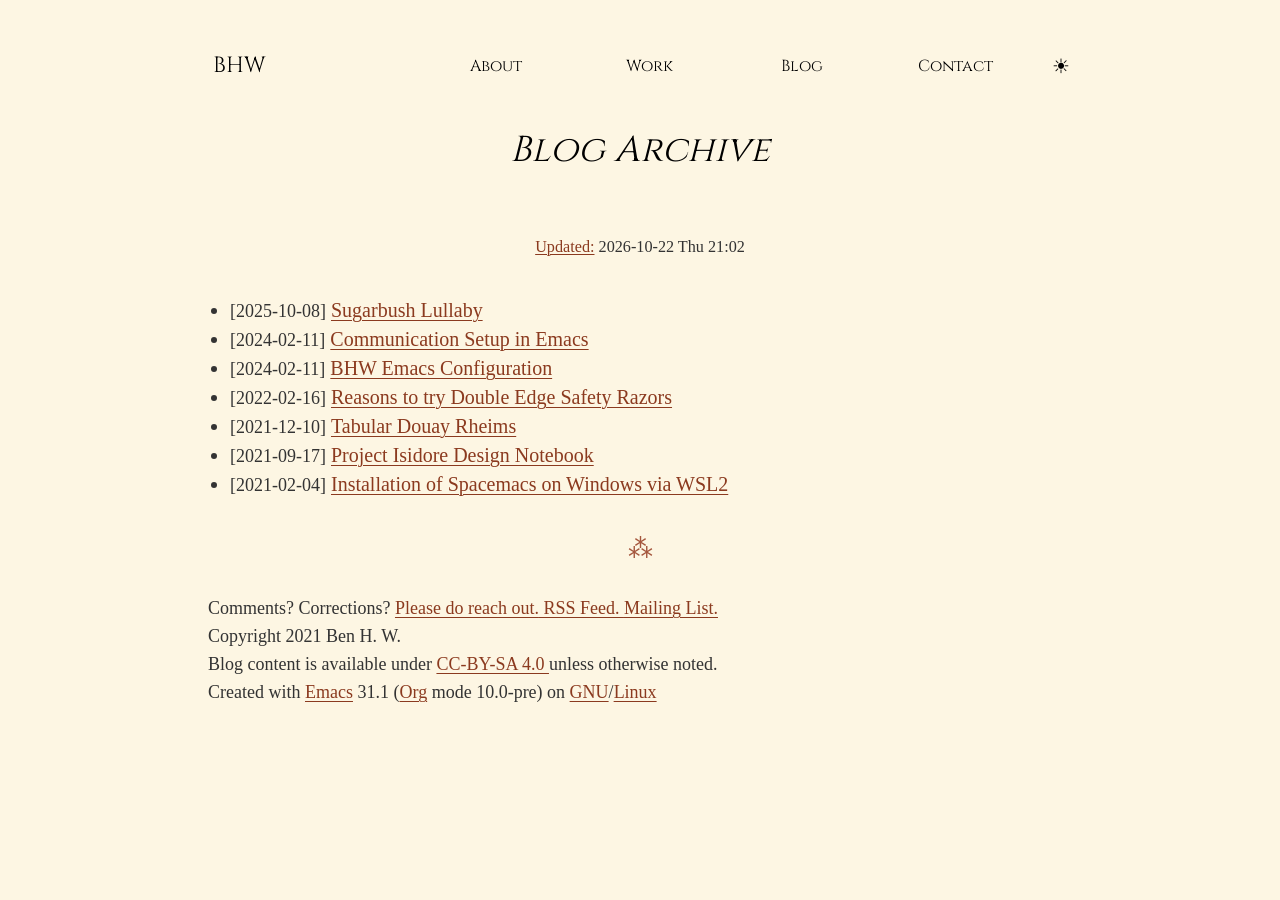
<file: assets/blog/archive.html>
<!DOCTYPE html>
<html lang="en">
<head>
<!-- 2026-10-22 Thu 21:02 -->
<meta charset="utf-8">
<meta name="viewport" content="width=device-width, initial-scale=1">
<title>Blog Archive</title>
<meta name="author" content="Ben H. W.">
<meta name="generator" content="Org Mode">

                      <link rel="stylesheet" type="text/css" href="../global.css"/>
                      <script src="../theme.js"></script>
</head>
<body>
<div id="preamble" class="status">

                                    <div class="header header-fixed">
                                      <div class="navbar container">
                                        <div class="logo"><a href="/">BHW</a></div>
                                        <input type="checkbox" id="navbar-toggle" >
                                        <label for="navbar-toggle"><i></i></label>
                                        <nav class="menu">
                                          <ul>
                                            <li><a href="/about">About</a></li>
                                            <li><a href="/work">Work</a></li>
                                            <li><a href="/assets/blog/archive.html">Blog</a></li>
                                            <li><a href="/contact">Contact</a></li>
                                          </ul>
                                        </nav>
                                        <button type="button" class="theme-toggle" aria-label="Colour theme"></button>
                                      </div>
                                    </div>
                                    <h1 class="title">Blog Archive</h1>
                                    <p class="subtitle"></p> <br/>
                                    <p class="updated"><a href="/contact#article-history">Updated:</a> 2026-10-22 Thu 21:02</p>
</div>
<div id="content" class="content">
<ul class="org-ul">
<li><span class="timestamp">[2025-10-08]</span> <a href="sugarbush-lullaby.html">Sugarbush Lullaby</a></li>
<li><span class="timestamp">[2024-02-11]</span> <a href="communication-setup-in-emacs.html">Communication Setup in Emacs</a></li>
<li><span class="timestamp">[2024-02-11]</span> <a href="dotemacs.html">BHW Emacs Configuration</a></li>
<li><span class="timestamp">[2022-02-16]</span> <a href="reasons-to-try-double-edge-safety-razors.html">Reasons to try Double Edge Safety Razors</a></li>
<li><span class="timestamp">[2021-12-10]</span> <a href="tabular-douay-rheims.html">Tabular Douay Rheims</a></li>
<li><span class="timestamp">[2021-09-17]</span> <a href="project-isidore-doc.html">Project Isidore Design Notebook</a></li>
<li><span class="timestamp">[2021-02-04]</span> <a href="installation-of-spacemacs.html">Installation of Spacemacs on Windows via WSL2</a></li>
</ul>
</div>
<div id="postamble" class="status">
<script>
                              const headers = Array.from( document.querySelectorAll('h2, h3, h4, h5, h6') );

                              headers.forEach( header => {
                                header.insertAdjacentHTML('afterbegin',
                                 '<a href="#table-of-contents">&#8689;</a>'
                                );
                              });
                              </script>
                              <hr/>
                              <footer>
                                <div class="copyright-container">
                                    Comments? Corrections? <a href="https://bhw.name/contact"> Please do reach out.</a><a href="https://bhw.name/assets/blog/atom.xml"> RSS Feed. </a><a href="https://bhw.name/subscribe"> Mailing List. </a><br/>
                                    Copyright 2021 Ben H. W. <br/>
                                    Blog content is available under <a rel="license" href="http://creativecommons.org/licenses/by-sa/4.0/"> CC-BY-SA 4.0 </a> unless otherwise noted.<br/>
                                    Created with <a href="https://www.gnu.org/software/emacs/">Emacs</a> 31.1 (<a href="https://orgmode.org">Org</a> mode 10.0-pre) on <a href="https://www.gnu.org">GNU</a>/<a href="https://www.kernel.org/">Linux</a><br/>
                                </div>
                              </footer>
</div>
</body>
</html>
</file>
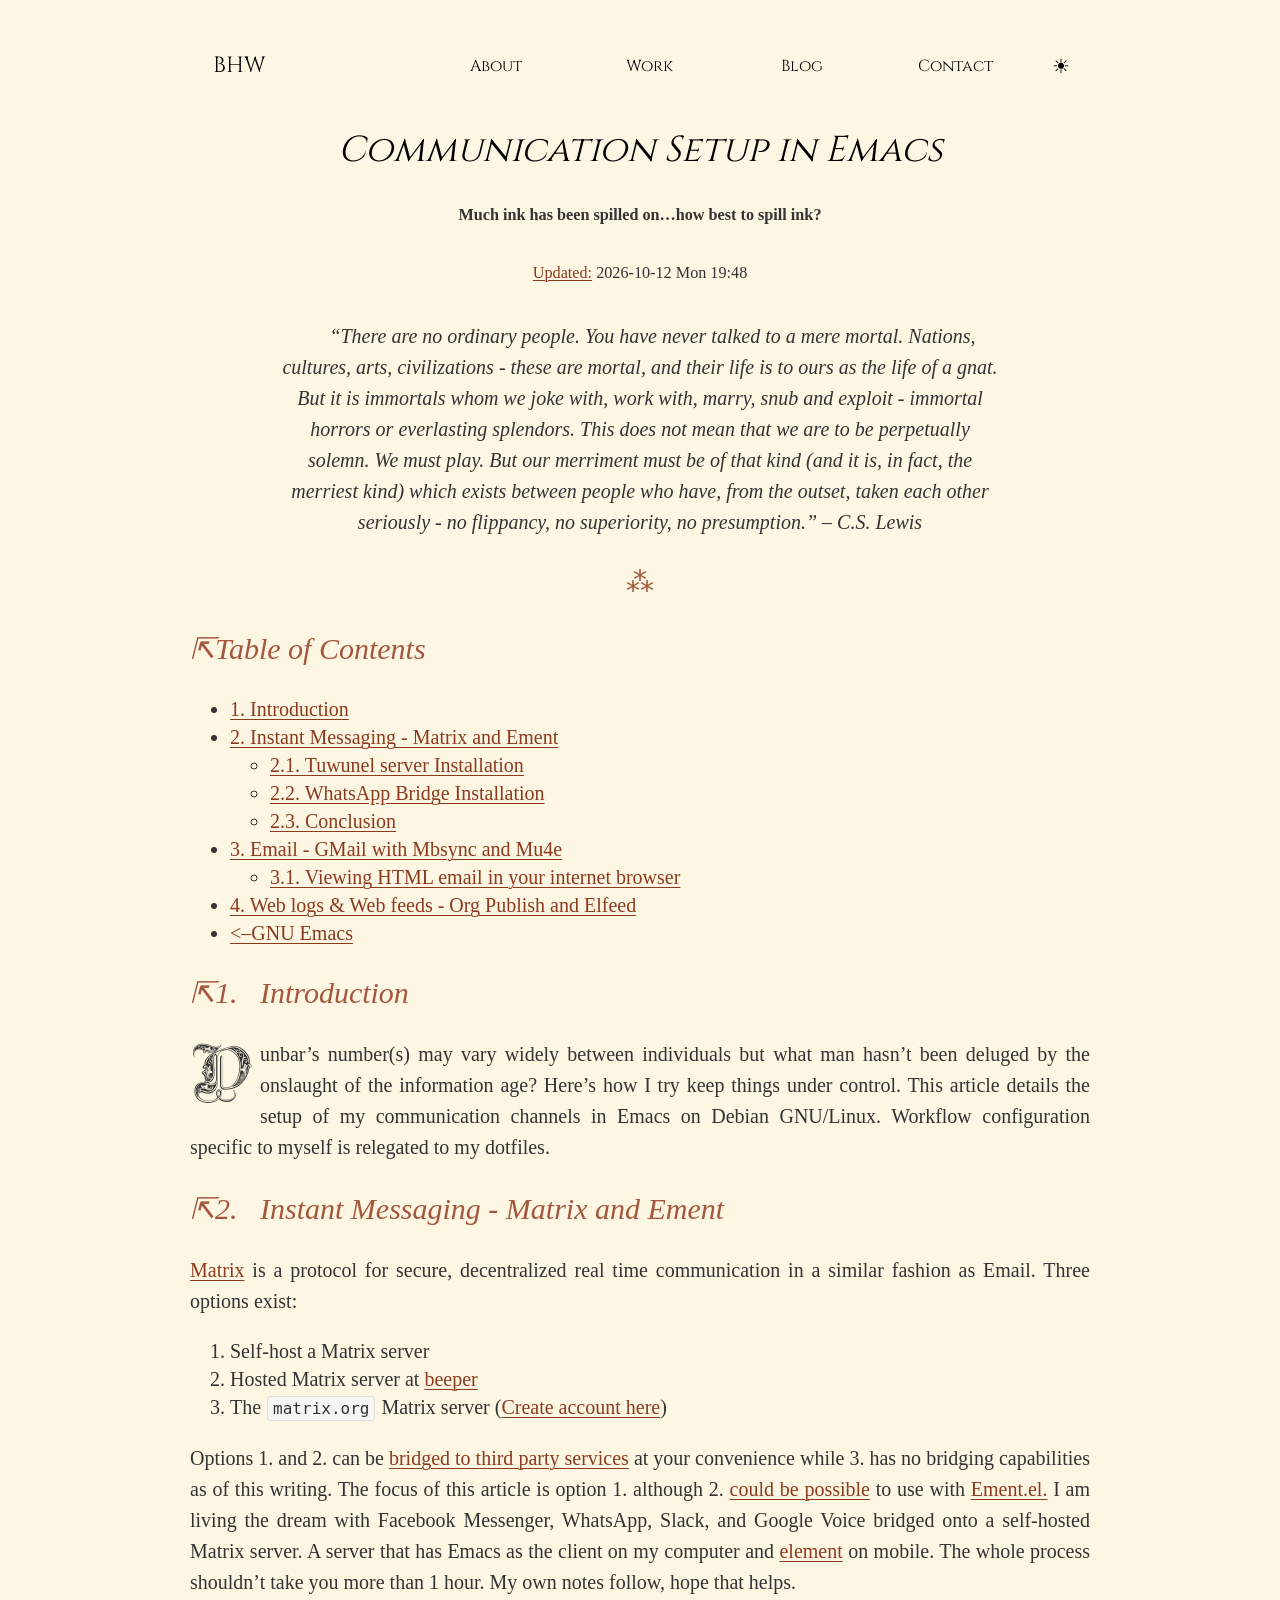
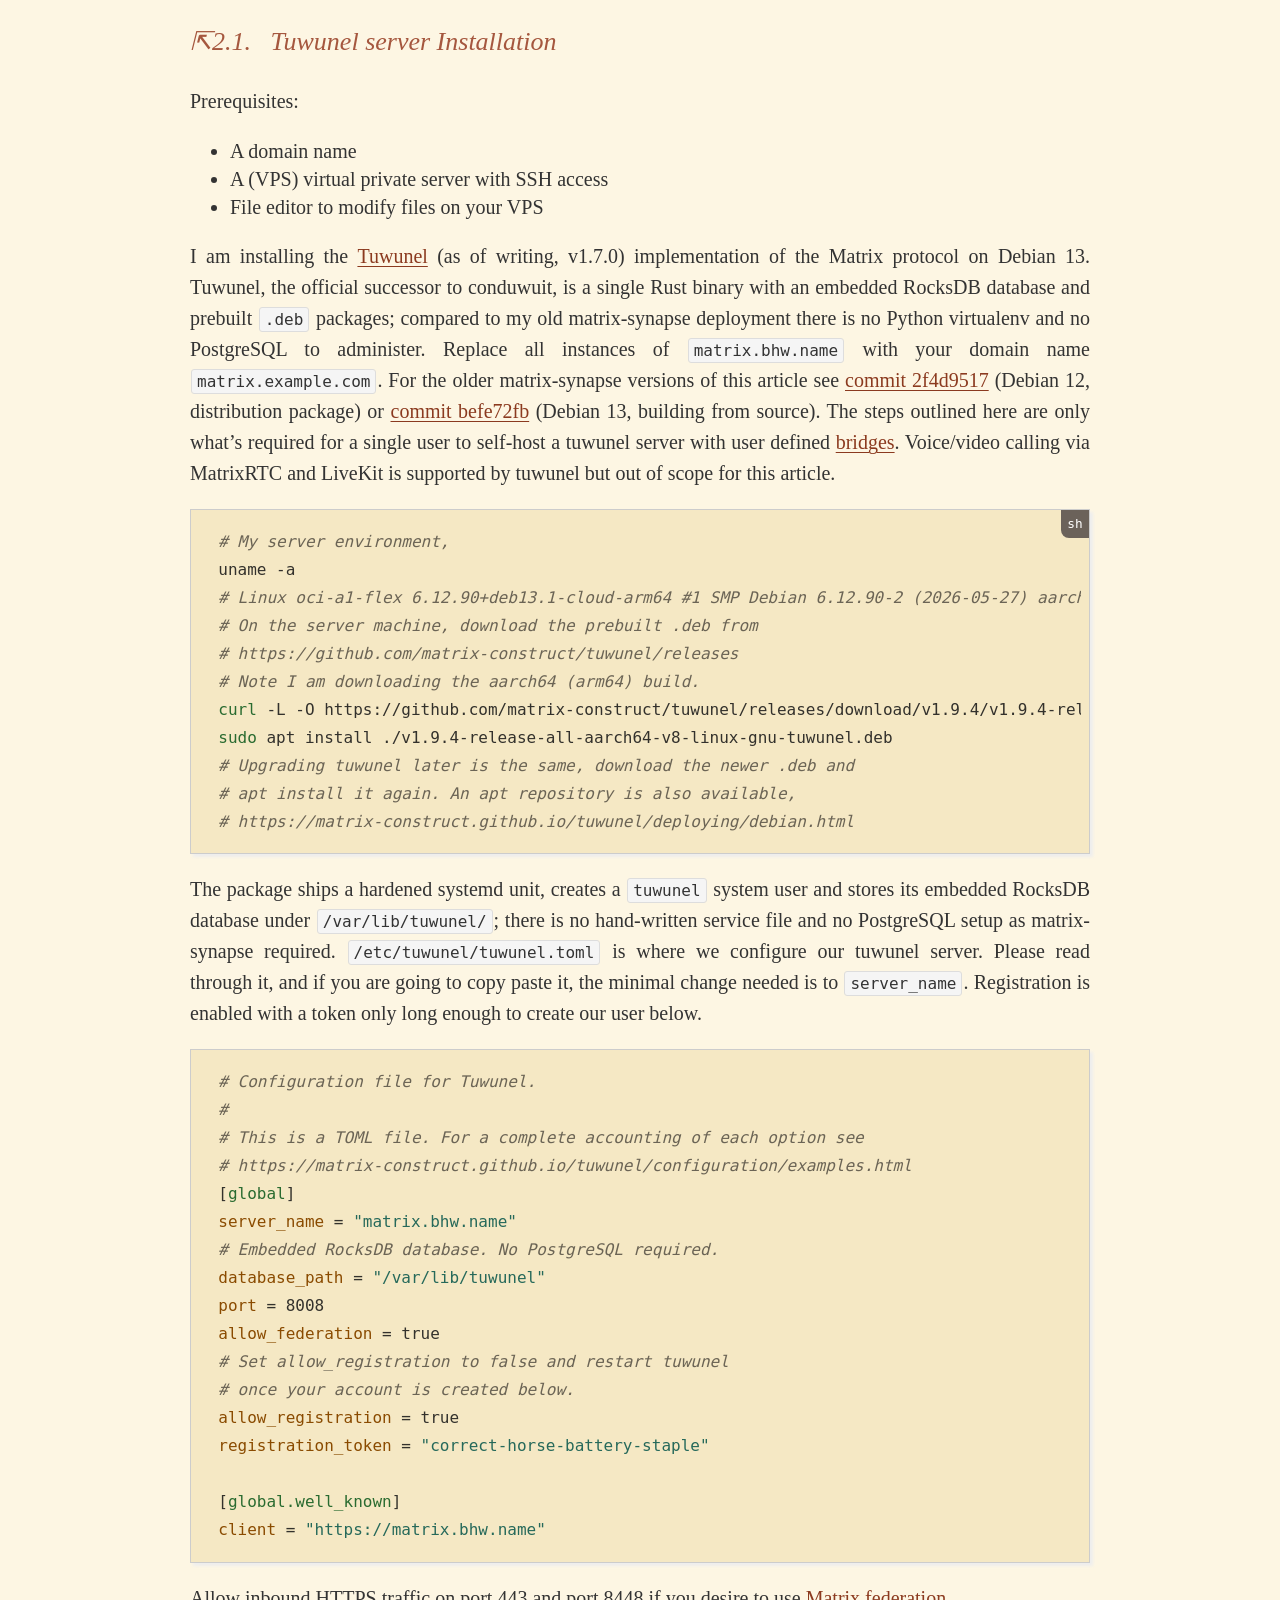
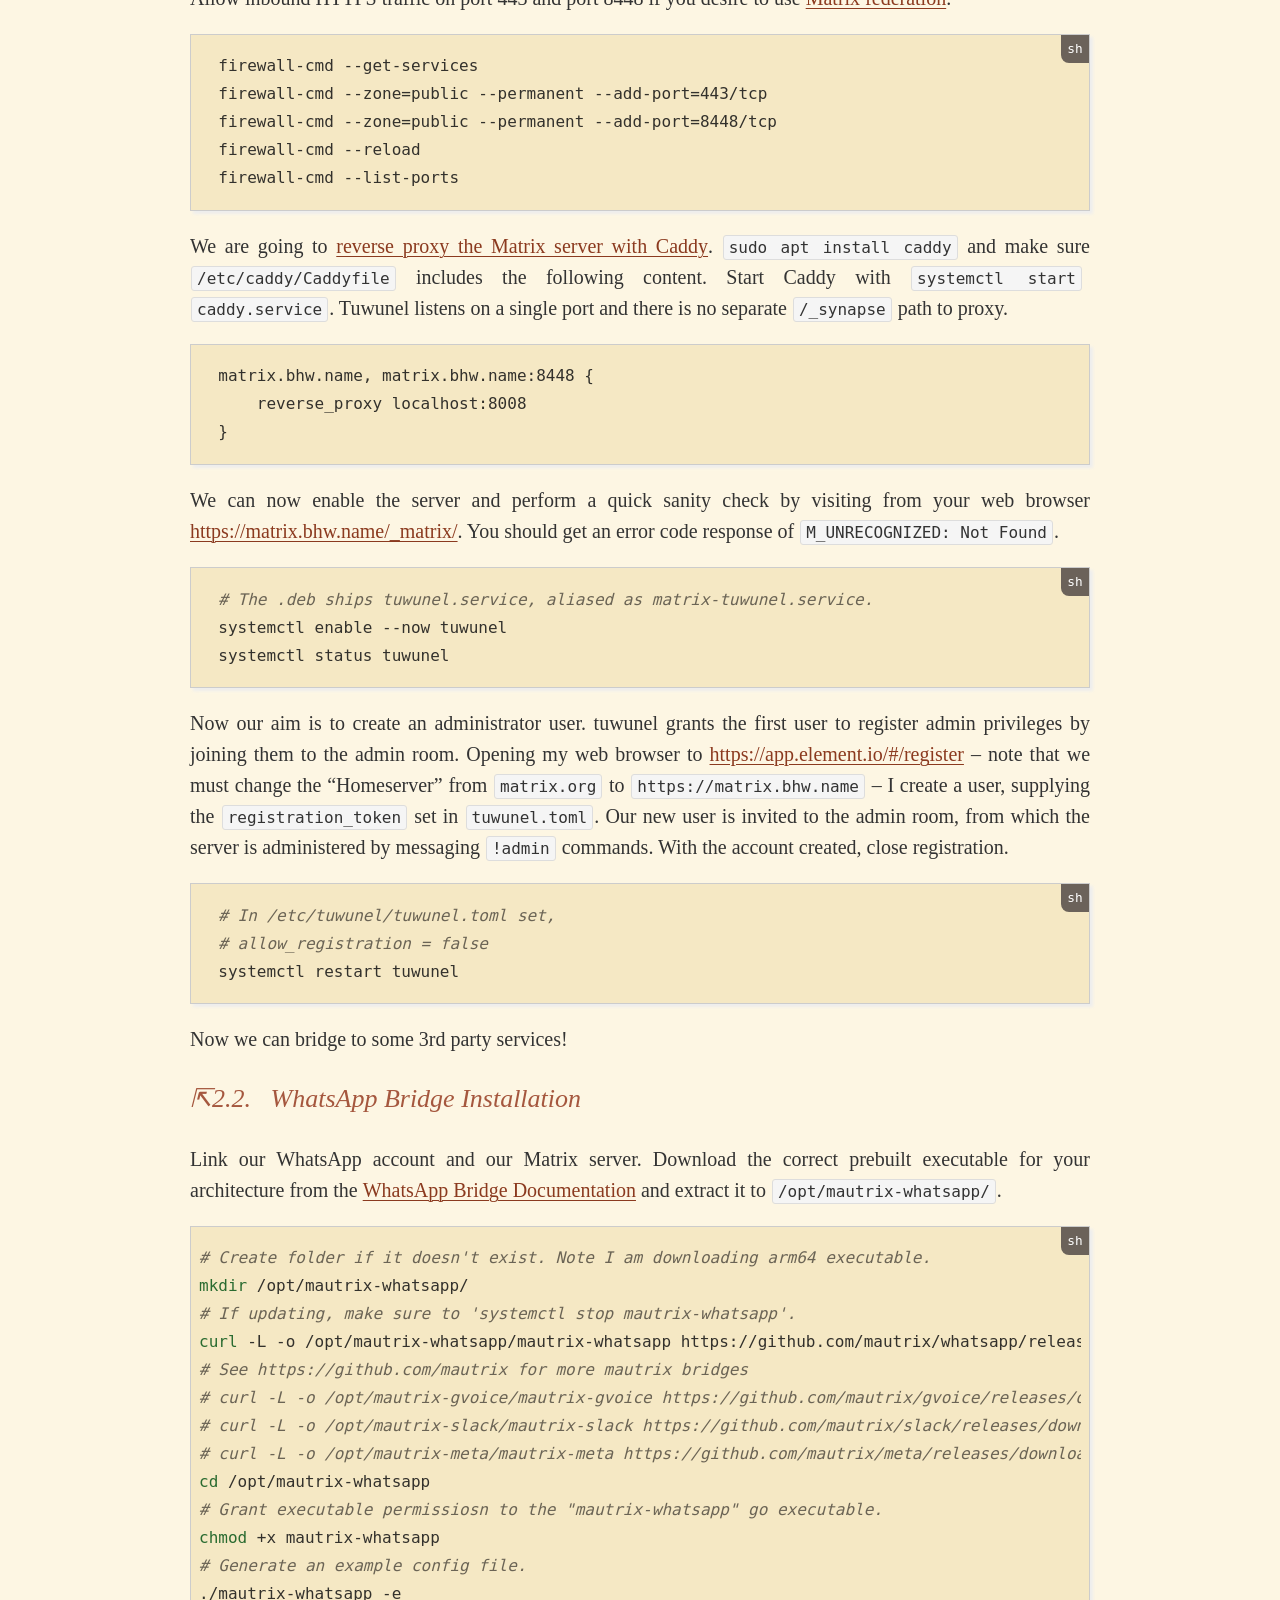
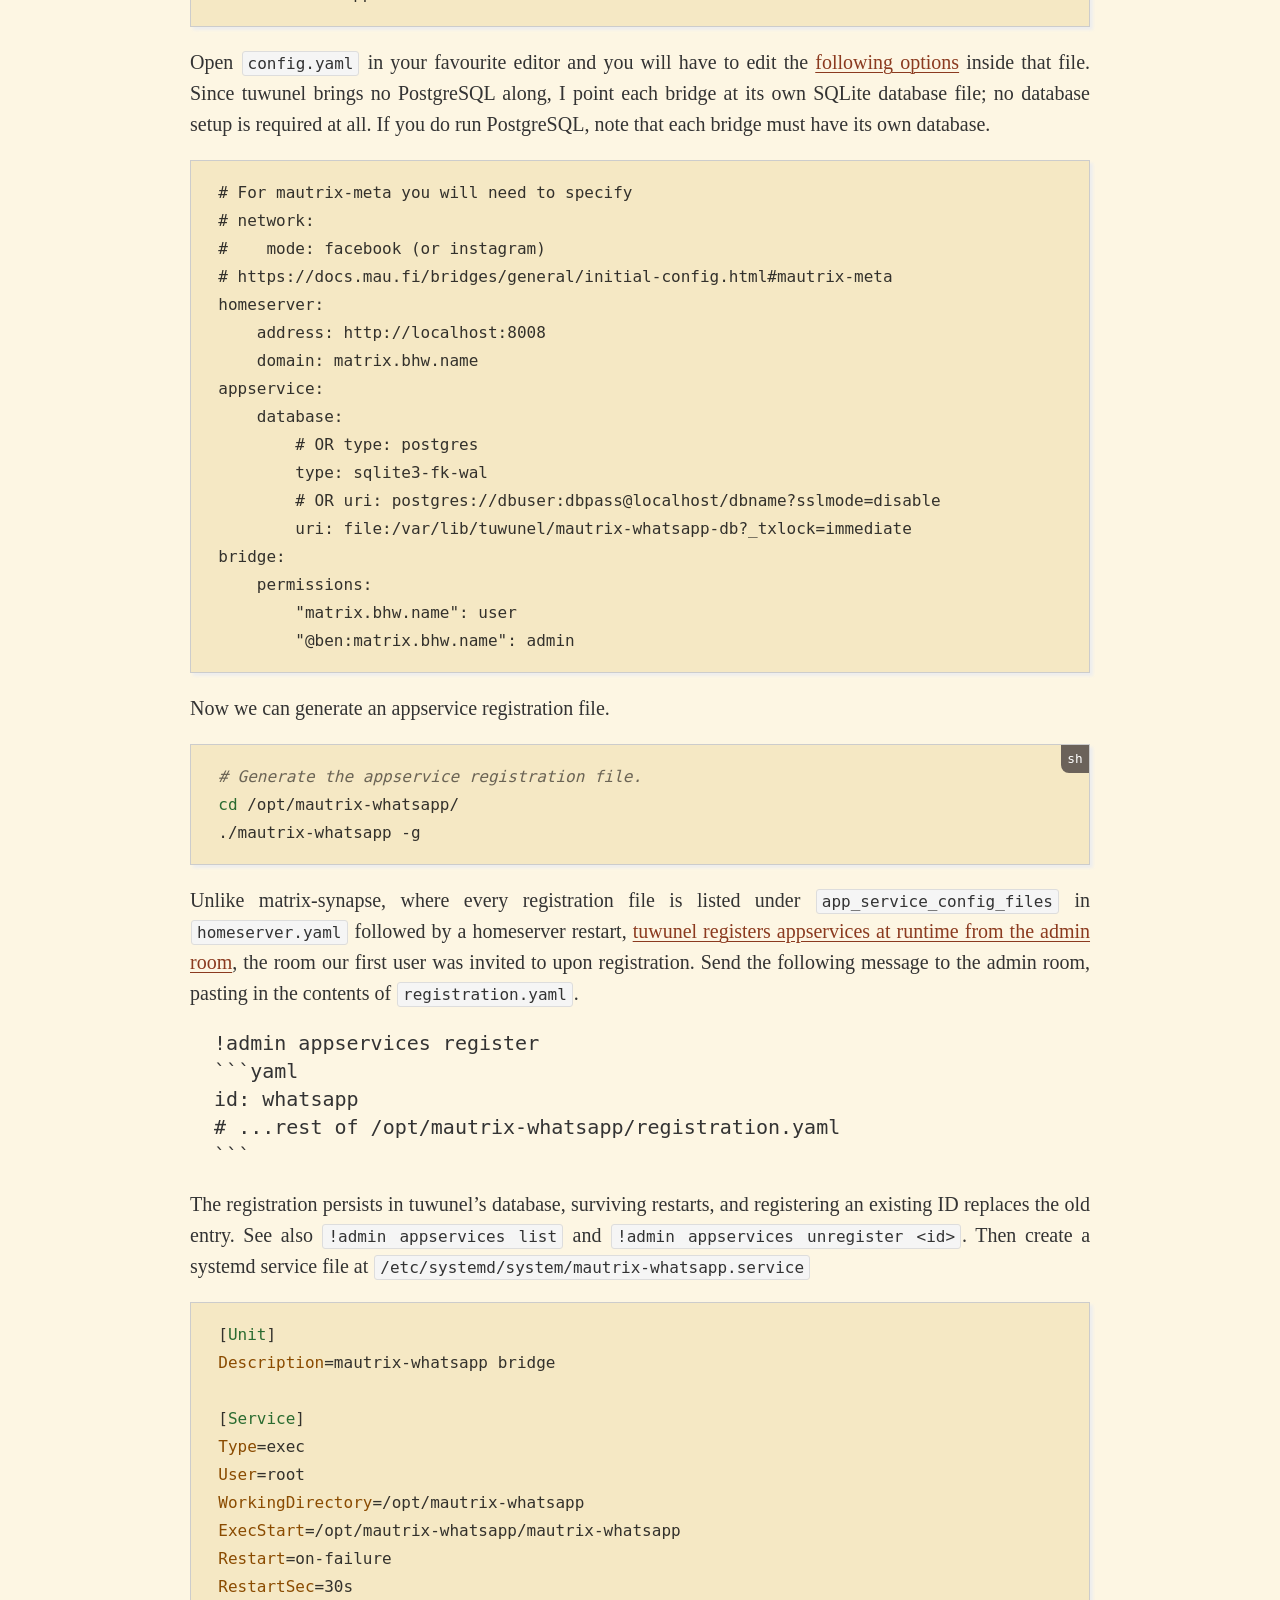
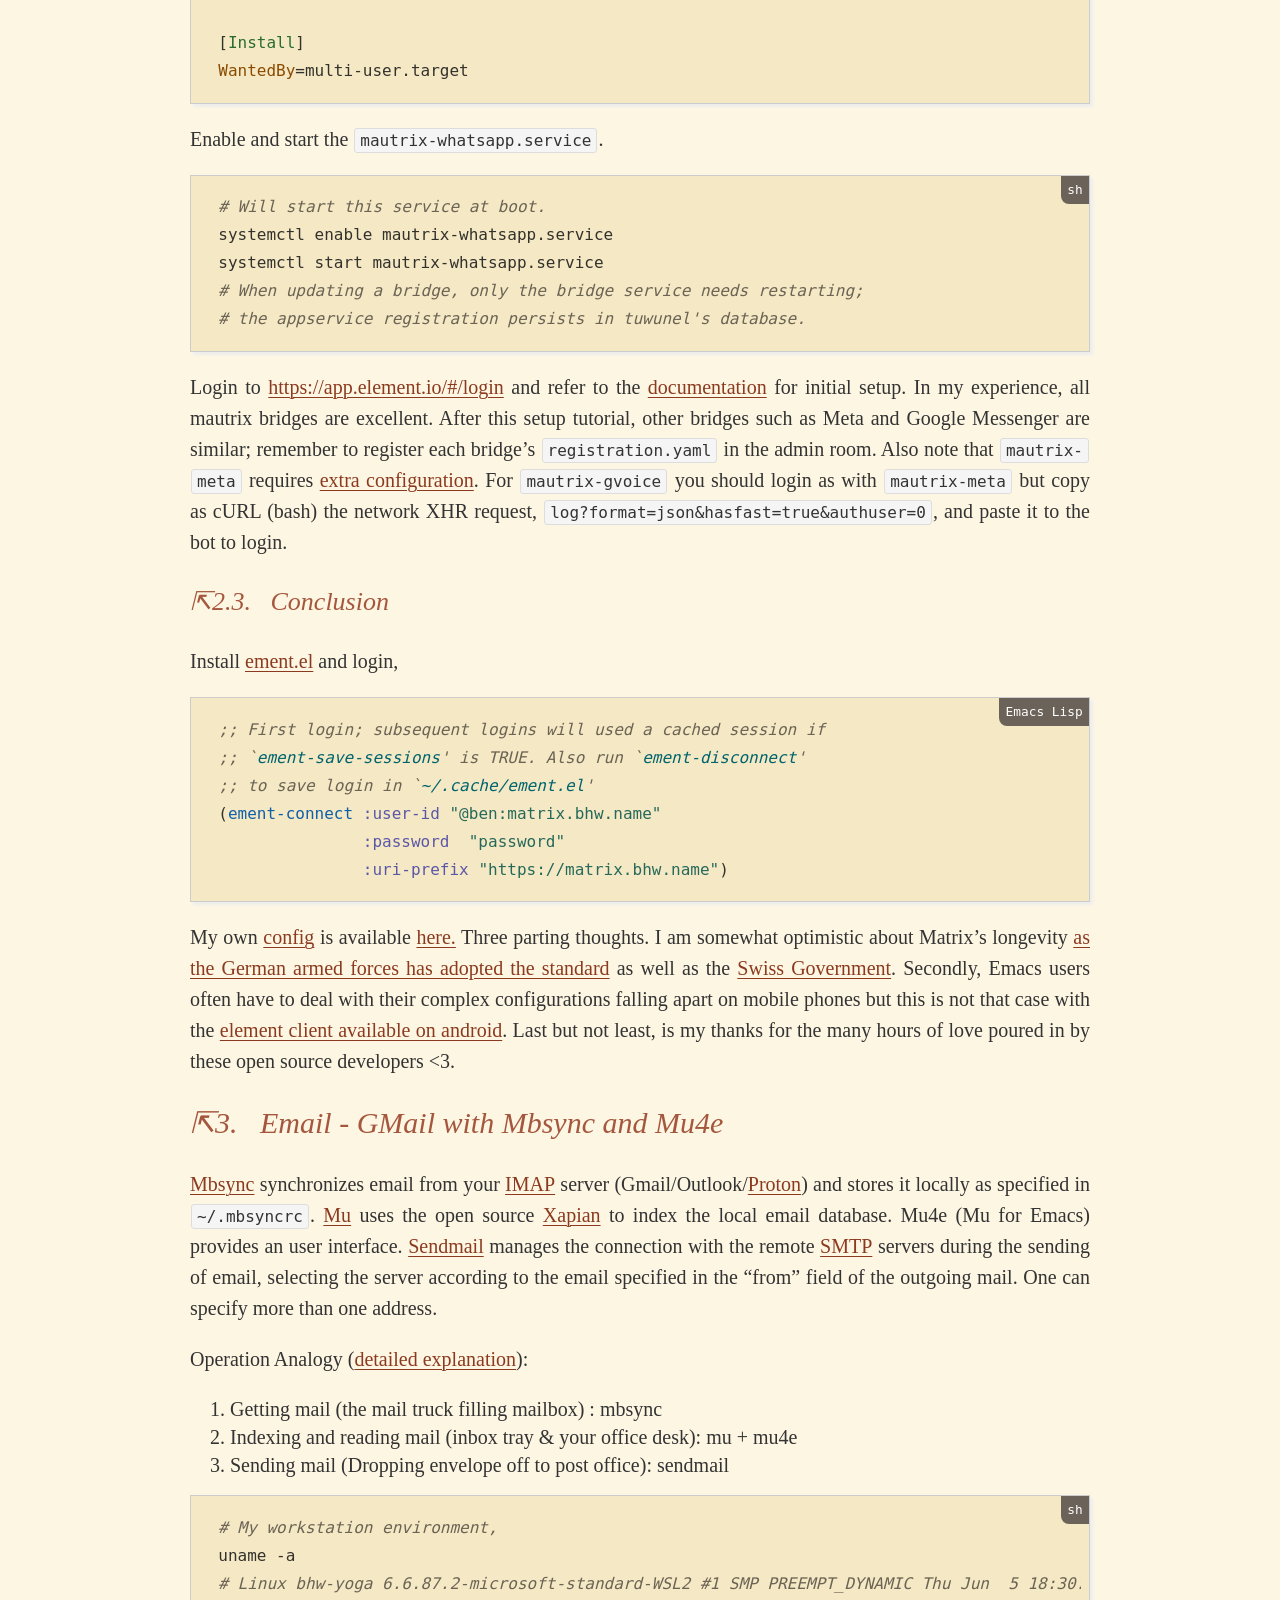
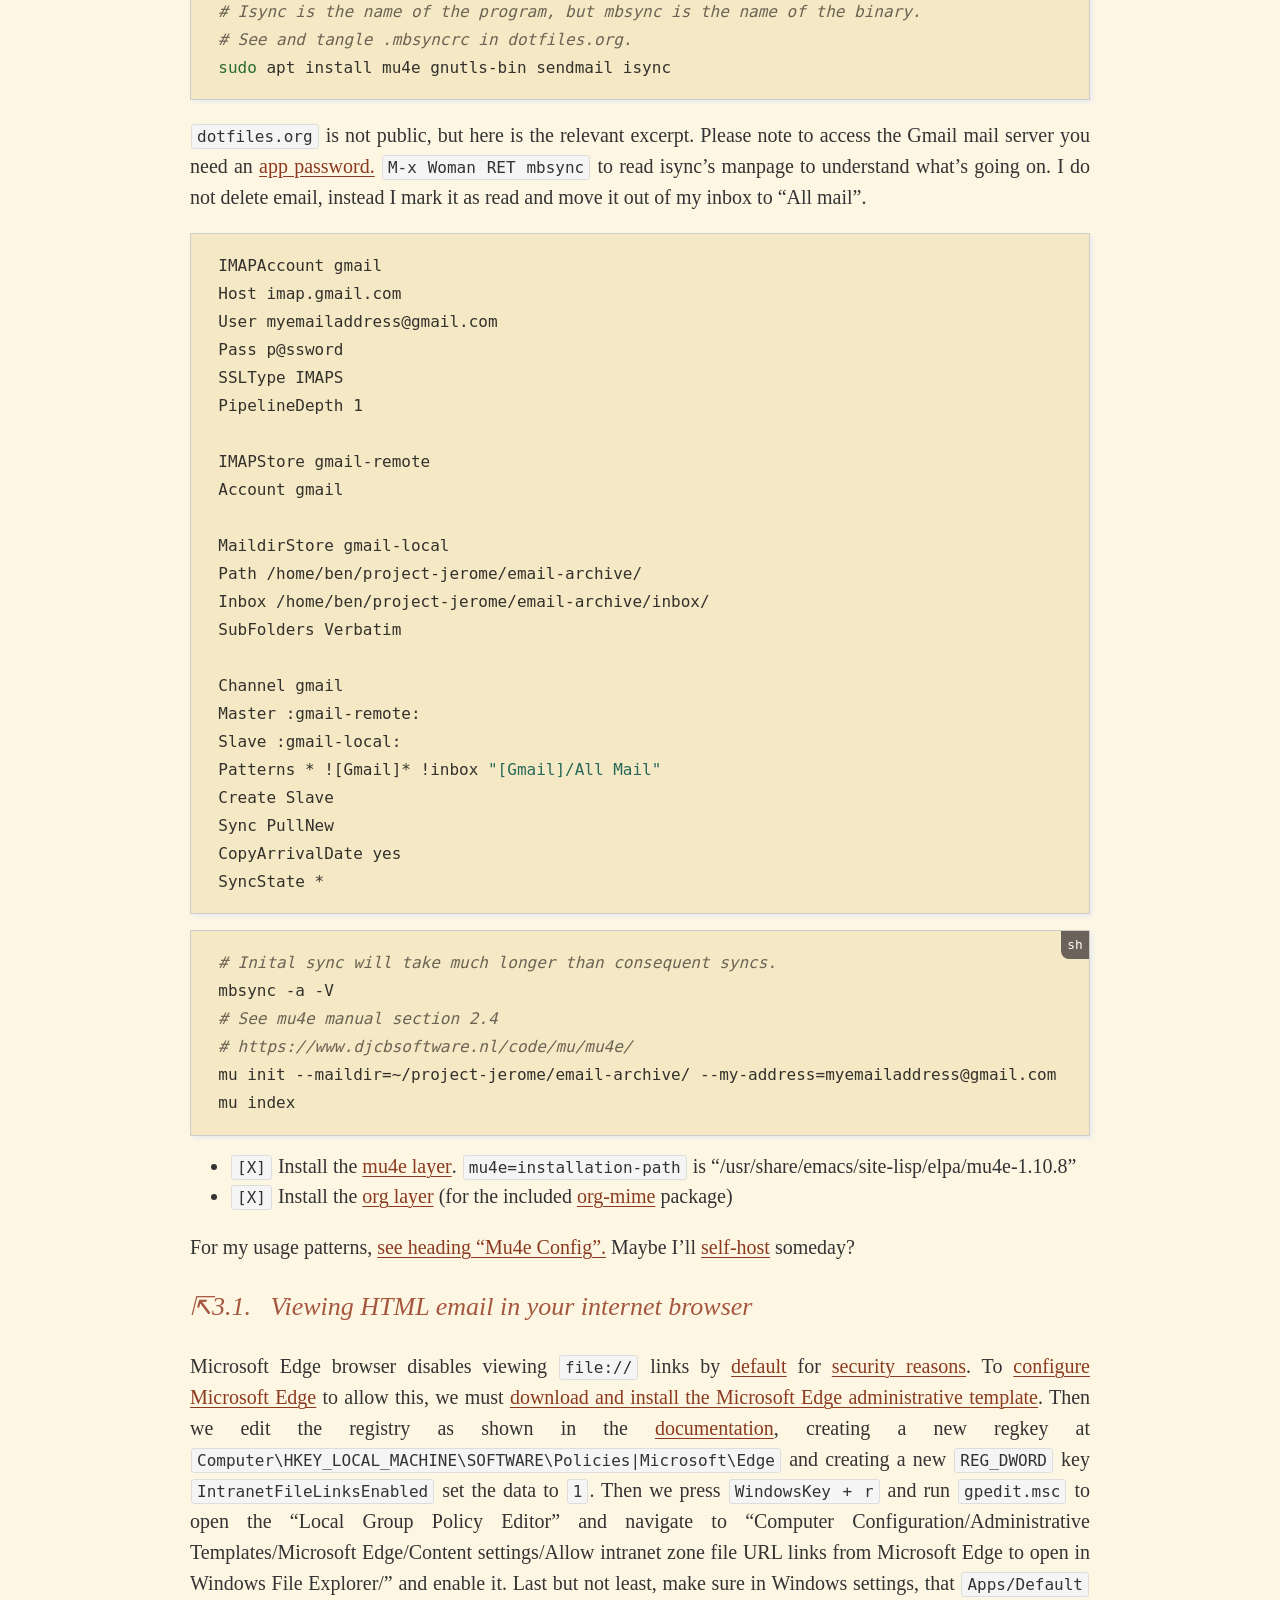
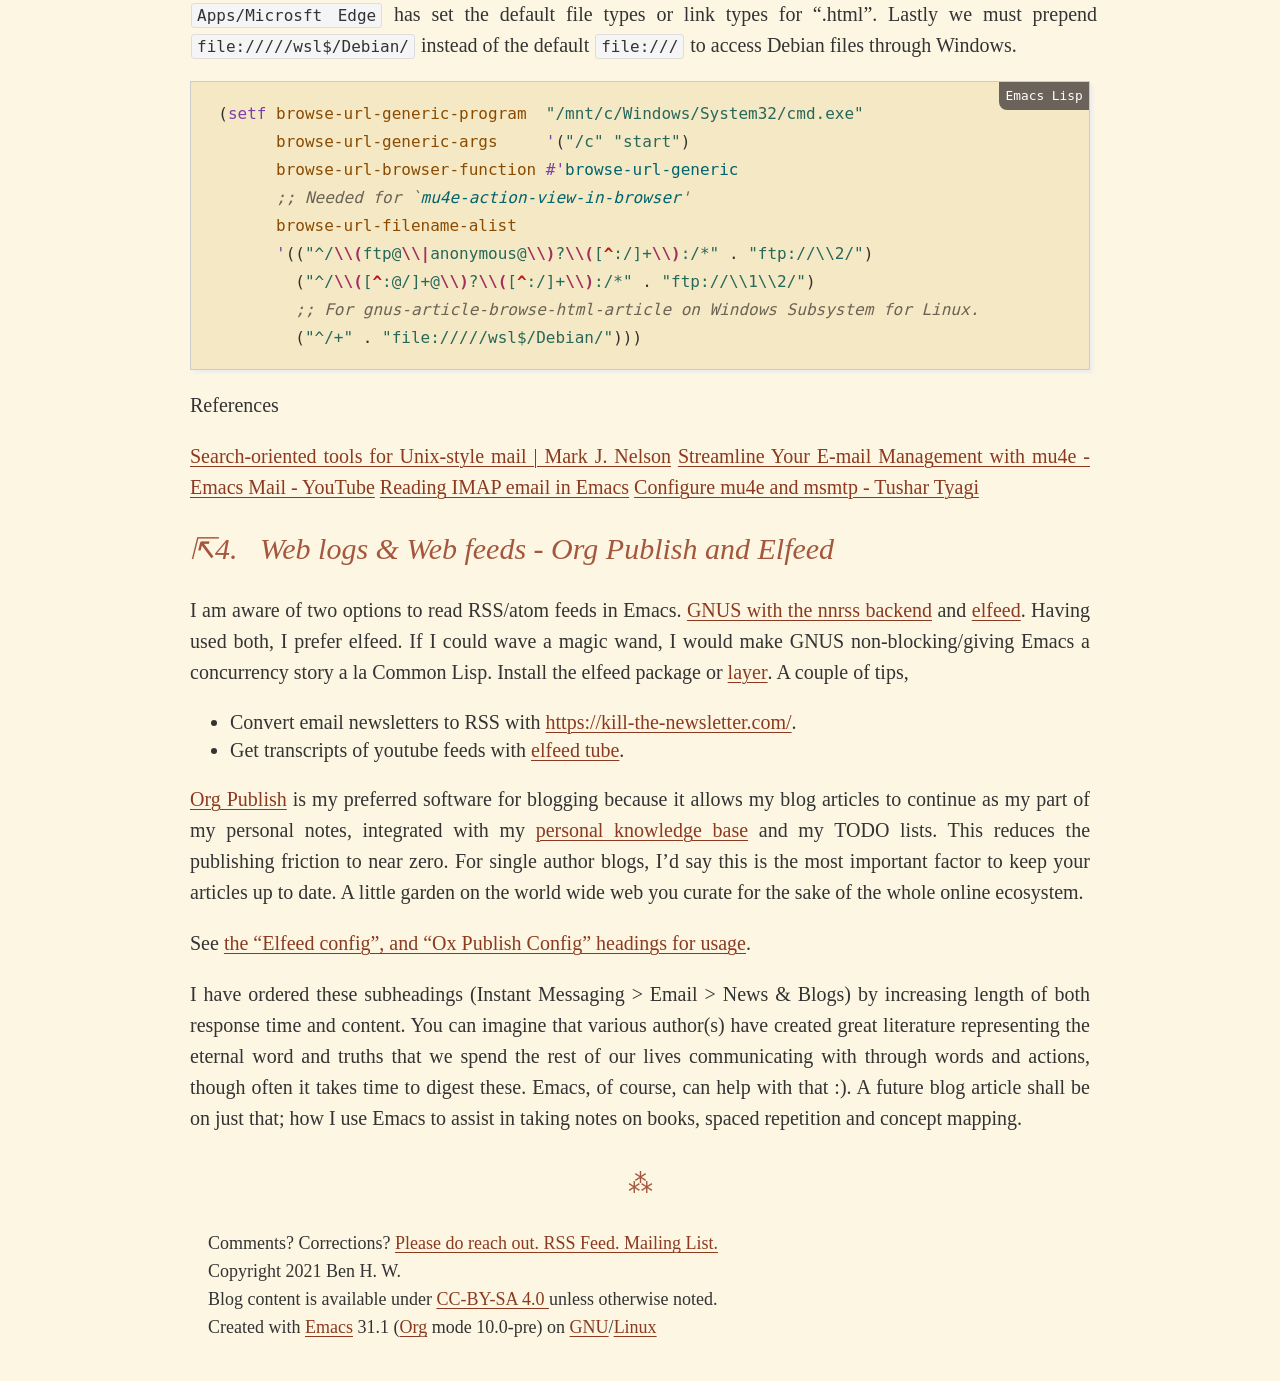
<file: assets/blog/communication-setup-in-emacs.html>
<!DOCTYPE html>
<html lang="en">
<head>
<!-- 2026-10-22 Thu 21:02 -->
<meta charset="utf-8">
<meta name="viewport" content="width=device-width, initial-scale=1">
<title>Communication Setup in Emacs</title>
<meta name="author" content="Site Admin.">
<meta name="generator" content="Org Mode">

                      <link rel="stylesheet" type="text/css" href="../global.css"/>
                      <script src="../theme.js"></script>
</head>
<body>
<div id="preamble" class="status">

                                    <div class="header header-fixed">
                                      <div class="navbar container">
                                        <div class="logo"><a href="/">BHW</a></div>
                                        <input type="checkbox" id="navbar-toggle" >
                                        <label for="navbar-toggle"><i></i></label>
                                        <nav class="menu">
                                          <ul>
                                            <li><a href="/about">About</a></li>
                                            <li><a href="/work">Work</a></li>
                                            <li><a href="/assets/blog/archive.html">Blog</a></li>
                                            <li><a href="/contact">Contact</a></li>
                                          </ul>
                                        </nav>
                                        <button type="button" class="theme-toggle" aria-label="Colour theme"></button>
                                      </div>
                                    </div>
                                    <h1 class="title">Communication Setup in Emacs</h1>
                                    <p class="subtitle">Much ink has been spilled on&hellip;how best to spill ink?</p> <br/>
                                    <p class="updated"><a href="/contact#article-history">Updated:</a> 2026-10-12 Mon 19:48</p>
</div>
<div id="content" class="content">
<div class="abstract" id="orgf8fd7b1">
<p>

</p>

<p>
“There are no ordinary people. You have never talked to a mere mortal. Nations,
cultures, arts, civilizations - these are mortal, and their life is to ours as
the life of a gnat. But it is immortals whom we joke with, work with, marry,
snub and exploit - immortal horrors or everlasting splendors. This does not mean
that we are to be perpetually solemn. We must play. But our merriment must be of
that kind (and it is, in fact, the merriest kind) which exists between people
who have, from the outset, taken each other seriously - no flippancy, no
superiority, no presumption.” &ndash; C.S. Lewis
</p>

</div>
<p>
<hr/>
</p>
<nav id="table-of-contents" role="doc-toc">
<h2>Table of Contents</h2>
<div id="text-table-of-contents" role="doc-toc">
<ul>
<li><a href="#Introduction">1. Introduction</a></li>
<li><a href="#ID-20260901T134925.237524">2. Instant Messaging - Matrix and Ement</a>
<ul>
<li><a href="#ID-20260901T134925.240856">2.1. Tuwunel server Installation</a></li>
<li><a href="#ID-20260901T134925.244834">2.2. WhatsApp Bridge Installation</a></li>
<li><a href="#ID-20260901T134925.248113">2.3. Conclusion</a></li>
</ul>
</li>
<li><a href="#ID-20251222T135426.198501">3. Email - GMail with Mbsync and Mu4e</a>
<ul>
<li><a href="#ID-20260901T134925.254854">3.1. Viewing HTML email in your internet browser</a></li>
</ul>
</li>
<li><a href="#ID-20260901T134925.257731">4. Web logs &amp; Web feeds - Org Publish and Elfeed</a></li>
</ul>
</div>
</nav>
<ul class="org-ul">
<li><a href="../cpb.html#ID-4a9ea0cd-0b3a-4e9e-9236-dfe3b917fd50">&lt;&ndash;GNU Emacs</a></li>
</ul>
<div id="outline-container-Introduction" class="outline-2">
<h2 id="Introduction"><span class="section-number-2">1.</span> Introduction</h2>
<div class="outline-text-2" id="text-Introduction">
<p>
<span class="dropcap">D</span> unbar&rsquo;s number(s) may vary
widely between individuals but what man hasn&rsquo;t been deluged by the onslaught of
the information age? Here&rsquo;s how I try keep things under control. This article
details the setup of my communication channels in Emacs on Debian GNU/Linux.
Workflow configuration specific to myself is relegated to my dotfiles.
</p>
</div>
</div>
<div id="outline-container-ID-20260901T134925.237524" class="outline-2">
<h2 id="ID-20260901T134925.237524"><span class="section-number-2">2.</span> Instant Messaging - Matrix and Ement</h2>
<div class="outline-text-2" id="text-2">
<p>
<a href="https://matrix.org/docs/matrix-concepts/elements-of-matrix/">Matrix</a> is a protocol for secure, decentralized real time communication in a
similar fashion as Email. Three options exist:
</p>

<ol class="org-ol">
<li>Self-host a Matrix server</li>
<li>Hosted Matrix server at <a href="https://www.beeper.com/">beeper</a></li>
<li>The <code>matrix.org</code> Matrix server (<a href="https://app.element.io/#/register">Create account here</a>)</li>
</ol>

<p>
Options 1. and 2. can be <a href="https://matrix.org/ecosystem/bridges/">bridged to third party services</a> at your convenience
while 3. has no bridging capabilities as of this writing. The focus of this
article is option 1. although 2. <a href="https://www.reddit.com/r/emacs/comments/1crerbh/access_signalwhatsapp_messages_with_ement_via/">could be possible</a> to use with <a href="https://github.com/alphapapa/ement.el">Ement.el.</a> I am
living the dream with Facebook Messenger, WhatsApp, Slack, and Google Voice
bridged onto a self-hosted Matrix server. A server that has Emacs as the client
on my computer and <a href="https://element.io/download">element</a> on mobile. The whole process shouldn&rsquo;t take you more
than 1 hour. My own notes follow, hope that helps.
</p>
</div>
<div id="outline-container-ID-20260901T134925.240856" class="outline-3">
<h3 id="ID-20260901T134925.240856"><span class="section-number-3">2.1.</span> Tuwunel server Installation</h3>
<div class="outline-text-3" id="text-2-1">
<p>
Prerequisites:
</p>

<ul class="org-ul">
<li>A domain name</li>
<li>A (VPS) virtual private server with SSH access</li>
<li>File editor to modify files on your VPS</li>
</ul>

<p>
I am installing the <a href="https://github.com/matrix-construct/tuwunel">Tuwunel</a> (as of writing, v1.7.0) implementation of the Matrix
protocol on Debian 13. Tuwunel, the official successor to conduwuit, is a single
Rust binary with an embedded RocksDB database and prebuilt <code>.deb</code> packages;
compared to my old matrix-synapse deployment there is no Python virtualenv and
no PostgreSQL to administer. Replace all instances of <code>matrix.bhw.name</code> with
your domain name <code>matrix.example.com</code>. For the older matrix-synapse versions of
this article see <a href="https://gitlab.com/bhw/project-isidore/-/blob/2f4d9517352862d21b4e19267f9bc91642859712/assets/blog/communication-setup-in-emacs.html">commit 2f4d9517</a> (Debian 12, distribution package) or <a href="https://gitlab.com/bhw/project-isidore/-/blob/befe72fb930420716cca3f58c3f3a5dd66f2e3f6/assets/blog/communication-setup-in-emacs.html">commit
befe72fb</a> (Debian 13, building from source). The steps outlined here are only
what&rsquo;s required for a single user to self-host a tuwunel server with user
defined <a href="https://matrix.org/ecosystem/bridges/">bridges</a>. Voice/video calling via MatrixRTC and LiveKit is supported by
tuwunel but out of scope for this article.
</p>

<div class="org-src-container">
<pre class="src src-sh"><code>  <span class="org-comment-delimiter"># </span><span class="org-comment">My server environment,</span>
  uname -a
  <span class="org-comment-delimiter"># </span><span class="org-comment">Linux oci-a1-flex 6.12.90+deb13.1-cloud-arm64 #1 SMP Debian 6.12.90-2 (2026-05-27) aarch64 GNU/Linux</span>
  <span class="org-comment-delimiter"># </span><span class="org-comment">On the server machine, download the prebuilt .deb from</span>
  <span class="org-comment-delimiter"># </span><span class="org-comment">https://github.com/matrix-construct/tuwunel/releases</span>
  <span class="org-comment-delimiter"># </span><span class="org-comment">Note I am downloading the aarch64 (arm64) build.</span>
  <span class="org-type">curl</span> -L -O https://github.com/matrix-construct/tuwunel/releases/download/v1.9.4/v1.9.4-release-all-aarch64-v8-linux-gnu-tuwunel.deb
  <span class="org-type">sudo</span> apt install ./v1.9.4-release-all-aarch64-v8-linux-gnu-tuwunel.deb
  <span class="org-comment-delimiter"># </span><span class="org-comment">Upgrading tuwunel later is the same, download the newer .deb and</span>
  <span class="org-comment-delimiter"># </span><span class="org-comment">apt install it again. An apt repository is also available,</span>
  <span class="org-comment-delimiter"># </span><span class="org-comment">https://matrix-construct.github.io/tuwunel/deploying/debian.html</span>
</code></pre>
</div>

<p>
The package ships a hardened systemd unit, creates a <code>tuwunel</code> system user and
stores its embedded RocksDB database under <code>/var/lib/tuwunel/</code>; there is no
hand-written service file and no PostgreSQL setup as matrix-synapse required.
<code>/etc/tuwunel/tuwunel.toml</code> is where we configure our tuwunel server. Please
read through it, and if you are going to copy paste it, the minimal change
needed is to <code>server_name</code>. Registration is enabled with a token only long
enough to create our user below.
</p>

<div class="org-src-container">
<pre class="src src-conf"><code>  <span class="org-comment-delimiter"># </span><span class="org-comment">Configuration file for Tuwunel.</span>
  <span class="org-comment-delimiter">#</span>
  <span class="org-comment-delimiter"># </span><span class="org-comment">This is a TOML file. For a complete accounting of each option see</span>
  <span class="org-comment-delimiter"># </span><span class="org-comment">https://matrix-construct.github.io/tuwunel/configuration/examples.html</span>
  [<span class="org-type">global</span>]
  <span class="org-variable-name">server_name</span> = <span class="org-string">"matrix.bhw.name"</span>
  <span class="org-comment-delimiter"># </span><span class="org-comment">Embedded RocksDB database. No PostgreSQL required.</span>
  <span class="org-variable-name">database_path</span> = <span class="org-string">"/var/lib/tuwunel"</span>
  <span class="org-variable-name">port</span> = 8008
  <span class="org-variable-name">allow_federation</span> = true
  <span class="org-comment-delimiter"># </span><span class="org-comment">Set allow_registration to false and restart tuwunel</span>
  <span class="org-comment-delimiter"># </span><span class="org-comment">once your account is created below.</span>
  <span class="org-variable-name">allow_registration</span> = true
  <span class="org-variable-name">registration_token</span> = <span class="org-string">"correct-horse-battery-staple"</span>

  [<span class="org-type">global.well_known</span>]
  <span class="org-variable-name">client</span> = <span class="org-string">"https://matrix.bhw.name"</span>
</code></pre>
</div>

<p>
Allow inbound HTTPS traffic on port 443 and port 8448 if you desire to use
<a href="https://matrix.org/docs/matrix-concepts/elements-of-matrix/">Matrix federation</a>.
</p>

<div class="org-src-container">
<pre class="src src-sh"><code>  firewall-cmd --get-services
  firewall-cmd --zone=public --permanent --add-port=443/tcp
  firewall-cmd --zone=public --permanent --add-port=8448/tcp
  firewall-cmd --reload
  firewall-cmd --list-ports
</code></pre>
</div>

<p>
We are going to <a href="https://matrix-construct.github.io/tuwunel/deploying/generic.html">reverse proxy the Matrix server with Caddy</a>. <code>sudo apt install
caddy</code> and make sure <code>/etc/caddy/Caddyfile</code> includes the following content.
Start Caddy with <code>systemctl start caddy.service</code>. Tuwunel listens on a single
port and there is no separate <code>/_synapse</code> path to proxy.
</p>

<div class="org-src-container">
<pre class="src src-conf"><code>  matrix.bhw.name, matrix.bhw.name:8448 {
      reverse_proxy localhost:8008
  }
</code></pre>
</div>

<p>
We can now enable the server and perform a quick sanity check by visiting from
your web browser <a href="https://matrix.bhw.name/_matrix/">https://matrix.bhw.name/_matrix/</a>. You should get an error code
response of <code>M_UNRECOGNIZED: Not Found</code>.
</p>

<div class="org-src-container">
<pre class="src src-sh"><code>  <span class="org-comment-delimiter"># </span><span class="org-comment">The .deb ships tuwunel.service, aliased as matrix-tuwunel.service.</span>
  systemctl enable --now tuwunel
  systemctl status tuwunel
</code></pre>
</div>

<p>
Now our aim is to create an administrator user. tuwunel grants the first user to
register admin privileges by joining them to the admin room. Opening my web
browser to <a href="https://app.element.io/#/register">https://app.element.io/#/register</a> &ndash; note that we must change the
&ldquo;Homeserver&rdquo; from <code>matrix.org</code> to <code>https://matrix.bhw.name</code> &ndash; I create a user,
supplying the <code>registration_token</code> set in <code>tuwunel.toml</code>. Our new user is
invited to the admin room, from which the server is administered by messaging
<code>!admin</code> commands. With the account created, close registration.
</p>

<div class="org-src-container">
<pre class="src src-sh"><code>  <span class="org-comment-delimiter"># </span><span class="org-comment">In /etc/tuwunel/tuwunel.toml set,</span>
  <span class="org-comment-delimiter"># </span><span class="org-comment">allow_registration = false</span>
  systemctl restart tuwunel
</code></pre>
</div>

<p>
Now we can bridge to some 3rd party services!
</p>
</div>
</div>
<div id="outline-container-ID-20260901T134925.244834" class="outline-3">
<h3 id="ID-20260901T134925.244834"><span class="section-number-3">2.2.</span> WhatsApp Bridge Installation</h3>
<div class="outline-text-3" id="text-2-2">
<p>
Link our WhatsApp account and our Matrix server. Download the correct prebuilt
executable for your architecture from the <a href="https://docs.mau.fi/bridges/go/setup.html?bridge=whatsapp#downloading-a-prebuilt-executable-from-ci">WhatsApp Bridge Documentation</a> and
extract it to <code>/opt/mautrix-whatsapp/</code>.
</p>

<div class="org-src-container">
<pre class="src src-sh"><code><span class="org-comment-delimiter"># </span><span class="org-comment">Create folder if it doesn't exist. Note I am downloading arm64 executable.</span>
<span class="org-type">mkdir</span> /opt/mautrix-whatsapp/
<span class="org-comment-delimiter"># </span><span class="org-comment">If updating, </span><span class="org-type"><span class="org-comment">make</span></span><span class="org-comment"> sure to 'systemctl stop mautrix-whatsapp'.</span>
<span class="org-type">curl</span> -L -o /opt/mautrix-whatsapp/mautrix-whatsapp https://github.com/mautrix/whatsapp/releases/download/v0.2607.0/mautrix-whatsapp-arm64
<span class="org-comment-delimiter"># </span><span class="org-comment">See https://github.com/mautrix for more mautrix bridges</span>
<span class="org-comment-delimiter"># </span><span class="org-type"><span class="org-comment">curl</span></span><span class="org-comment"> -L -o /opt/mautrix-gvoice/mautrix-gvoice https://github.com/mautrix/gvoice/releases/download/v0.2605.0/mautrix-gvoice-arm64</span>
<span class="org-comment-delimiter"># </span><span class="org-type"><span class="org-comment">curl</span></span><span class="org-comment"> -L -o /opt/mautrix-slack/mautrix-slack https://github.com/mautrix/slack/releases/download/v0.2607.0/mautrix-slack-arm64</span>
<span class="org-comment-delimiter"># </span><span class="org-type"><span class="org-comment">curl</span></span><span class="org-comment"> -L -o /opt/mautrix-meta/mautrix-meta https://github.com/mautrix/meta/releases/download/v0.2607.0/mautrix-meta-arm64</span>
<span class="org-type">cd</span> /opt/mautrix-whatsapp
<span class="org-comment-delimiter"># </span><span class="org-comment">Grant executable permissiosn to the "mautrix-whatsapp" go executable.</span>
<span class="org-type">chmod</span> +x mautrix-whatsapp
<span class="org-comment-delimiter"># </span><span class="org-comment">Generate an example config file.</span>
./mautrix-whatsapp -e
</code></pre>
</div>

<p>
Open <code>config.yaml</code> in your favourite editor and you will have to edit the
<a href="https://docs.mau.fi/bridges/general/initial-config.html">following options</a> inside that file. Since tuwunel brings no PostgreSQL along,
I point each bridge at its own SQLite database file; no database setup is
required at all. If you do run PostgreSQL, note that each bridge must have its
own database.
</p>

<div class="org-src-container">
<pre class="src src-yaml"><code>  # For mautrix-meta you will need to specify
  # network:
  #    mode: facebook (or instagram)
  # https://docs.mau.fi/bridges/general/initial-config.html#mautrix-meta
  homeserver:
      address: http://localhost:8008
      domain: matrix.bhw.name
  appservice:
      database:
          # OR type: postgres
          type: sqlite3-fk-wal
          # OR uri: postgres://dbuser:dbpass@localhost/dbname?sslmode=disable
          uri: file:/var/lib/tuwunel/mautrix-whatsapp-db?_txlock=immediate
  bridge:
      permissions:
          "matrix.bhw.name": user
          "@ben:matrix.bhw.name": admin
</code></pre>
</div>

<p>
Now we can generate an appservice registration file.
</p>

<div class="org-src-container">
<pre class="src src-sh"><code>  <span class="org-comment-delimiter"># </span><span class="org-comment">Generate the appservice registration file.</span>
  <span class="org-type">cd</span> /opt/mautrix-whatsapp/
  ./mautrix-whatsapp -g
</code></pre>
</div>

<p>
Unlike matrix-synapse, where every registration file is listed under
<code>app_service_config_files</code> in <code>homeserver.yaml</code> followed by a homeserver
restart, <a href="https://matrix-construct.github.io/tuwunel/appservices.html">tuwunel registers appservices at runtime from the admin room</a>, the
room our first user was invited to upon registration. Send the following
message to the admin room, pasting in the contents of <code>registration.yaml</code>.
</p>

<pre class="example" id="org050f85d">
  !admin appservices register
  ```yaml
  id: whatsapp
  # ...rest of /opt/mautrix-whatsapp/registration.yaml
  ```
</pre>

<p>
The registration persists in tuwunel&rsquo;s database, surviving restarts, and
registering an existing ID replaces the old entry. See also <code>!admin appservices list</code>
and <code>!admin appservices unregister &lt;id&gt;</code>. Then create a systemd service file at
<code>/etc/systemd/system/mautrix-whatsapp.service</code>
</p>

<div class="org-src-container">
<pre class="src src-conf"><code>  [<span class="org-type">Unit</span>]
  <span class="org-variable-name">Description</span>=mautrix-whatsapp bridge

  [<span class="org-type">Service</span>]
  <span class="org-variable-name">Type</span>=exec
  <span class="org-variable-name">User</span>=root
  <span class="org-variable-name">WorkingDirectory</span>=/opt/mautrix-whatsapp
  <span class="org-variable-name">ExecStart</span>=/opt/mautrix-whatsapp/mautrix-whatsapp
  <span class="org-variable-name">Restart</span>=on-failure
  <span class="org-variable-name">RestartSec</span>=30s

  [<span class="org-type">Install</span>]
  <span class="org-variable-name">WantedBy</span>=multi-user.target
</code></pre>
</div>

<p>
Enable and start the <code>mautrix-whatsapp.service</code>.
</p>

<div class="org-src-container">
<pre class="src src-sh"><code>  <span class="org-comment-delimiter"># </span><span class="org-comment">Will start this service at boot.</span>
  systemctl enable mautrix-whatsapp.service
  systemctl start mautrix-whatsapp.service
  <span class="org-comment-delimiter"># </span><span class="org-comment">When updating a bridge, only the bridge service needs restarting;</span>
  <span class="org-comment-delimiter"># </span><span class="org-comment">the appservice registration persists in tuwunel's database.</span>
</code></pre>
</div>

<p>
Login to <a href="https://app.element.io/#/login">https://app.element.io/#/login</a> and refer to the <a href="https://docs.mau.fi/bridges/go/whatsapp/authentication.html">documentation</a> for
initial setup. In my experience, all mautrix bridges are excellent. After this
setup tutorial, other bridges such as Meta and Google Messenger are similar;
remember to register each bridge&rsquo;s <code>registration.yaml</code> in the admin room. Also
note that <code>mautrix-meta</code> requires <a href="https://docs.mau.fi/bridges/general/initial-config.html#bridge-specific-mandatory-fields">extra configuration</a>. For <code>mautrix-gvoice</code> you
should login as with <code>mautrix-meta</code> but copy as cURL (bash) the network XHR
request, <code>log?format=json&amp;hasfast=true&amp;authuser=0</code>, and paste it to the bot to
login.
</p>
</div>
</div>
<div id="outline-container-ID-20260901T134925.248113" class="outline-3">
<h3 id="ID-20260901T134925.248113"><span class="section-number-3">2.3.</span> Conclusion</h3>
<div class="outline-text-3" id="text-2-3">
<p>
Install <a href="https://github.com/alphapapa/ement.el">ement.el</a> and login,
</p>

<div class="org-src-container">
<pre class="src src-emacs-lisp"><code>  <span class="org-comment-delimiter">;; </span><span class="org-comment">First login; subsequent logins will used a cached session if</span>
  <span class="org-comment-delimiter">;; </span><span class="org-comment">`</span><span class="org-comment"><span class="org-constant">ement-save-sessions</span></span><span class="org-comment">' is TRUE. Also run `</span><span class="org-comment"><span class="org-constant">ement-disconnect</span></span><span class="org-comment">'</span>
  <span class="org-comment-delimiter">;; </span><span class="org-comment">to save login in `</span><span class="org-comment"><span class="org-constant">~/.cache/ement.el</span></span><span class="org-comment">'</span>
  (<span class="org-function-name">ement-connect</span> <span class="org-builtin">:user-id</span> <span class="org-string">"@ben:matrix.bhw.name"</span>
                 <span class="org-builtin">:password</span>  <span class="org-string">"password"</span>
                 <span class="org-builtin">:uri-prefix</span> <span class="org-string">"https://matrix.bhw.name"</span>)
</code></pre>
</div>

<p>
My own <a href="dotemacs.html#ID-20220829T170131.891099">config</a> is available <a href="https://www.bhw.name/assets/blog/dotspacemacs.html">here.</a> Three parting thoughts. I am somewhat
optimistic about Matrix&rsquo;s longevity <a href="https://element.io/case-studies/bundeswehr">as the German armed forces has adopted the
standard</a> as well as the <a href="https://cfp.matrix.org/matrixconf2024/talk/FUXFHY/">Swiss Government</a>. Secondly, Emacs users often have to
deal with their complex configurations falling apart on mobile phones but this
is not that case with the <a href="https://element.io/download">element client available on android</a>. Last but not
least, is my thanks for the many hours of love poured in by these open source
developers &lt;3.
</p>
</div>
</div>
</div>
<div id="outline-container-ID-20251222T135426.198501" class="outline-2">
<h2 id="ID-20251222T135426.198501"><span class="section-number-2">3.</span> Email - GMail with Mbsync and Mu4e</h2>
<div class="outline-text-2" id="text-3">
<p>
<a href="https://wiki.archlinux.org/title/isync">Mbsync</a> synchronizes email from your <a href="https://www.cloudflare.com/learning/email-security/what-is-imap/">IMAP</a> server (Gmail/Outlook/<a href="https://proton.me/blog/email-is-your-digital-id">Proton</a>) and
stores it locally as specified in <code>~/.mbsyncrc</code>. <a href="https://www.djcbsoftware.nl/code/mu/">Mu</a> uses the open source <a href="https://xapian.org/">Xapian</a>
to index the local email database. Mu4e (Mu for Emacs) provides an user
interface. <a href="https://wiki.archlinux.org/title/sendmail">Sendmail</a> manages the connection with the remote <a href="https://www.cloudflare.com/learning/email-security/what-is-smtp/">SMTP</a> servers during
the sending of email, selecting the server according to the email specified in
the &ldquo;from&rdquo; field of the outgoing mail. One can specify more than one address.
</p>

<p>
Operation Analogy (<a href="https://explained-from-first-principles.com/email/%20">detailed explanation</a>):
</p>

<ol class="org-ol">
<li>Getting mail (the mail truck filling mailbox) : mbsync</li>
<li>Indexing and reading mail (inbox tray &amp; your office desk): mu + mu4e</li>
<li>Sending mail (Dropping envelope off to post office): sendmail</li>
</ol>

<div class="org-src-container">
<pre class="src src-sh"><code>  <span class="org-comment-delimiter"># </span><span class="org-comment">My workstation environment,</span>
  uname -a
  <span class="org-comment-delimiter"># </span><span class="org-comment">Linux bhw-yoga 6.6.87.2-microsoft-standard-WSL2 #1 SMP PREEMPT_DYNAMIC Thu Jun  5 18:30:46 UTC 2025 x86_64 GNU/Linux</span>
  <span class="org-comment-delimiter"># </span><span class="org-comment">Isync is the name of the program, but mbsync is the name of the binary.</span>
  <span class="org-comment-delimiter"># </span><span class="org-comment">See and tangle .mbsyncrc in dotfiles.org.</span>
  <span class="org-type">sudo</span> apt install mu4e gnutls-bin sendmail isync
</code></pre>
</div>

<p>
<code>dotfiles.org</code> is not public, but here is the relevant excerpt. Please note to
access the Gmail mail server you need an <a href="https://irreal.org/blog/?p=9501">app password.</a> <code>M-x Woman RET mbsync</code> to
read isync&rsquo;s manpage to understand what&rsquo;s going on. I do not delete email,
instead I mark it as read and move it out of my inbox to &ldquo;All mail&rdquo;.
</p>

<div class="org-src-container">
<pre class="src src-conf"><code>  IMAPAccount gmail
  Host imap.gmail.com
  User myemailaddress@gmail.com
  Pass p@ssword
  SSLType IMAPS
  PipelineDepth 1

  IMAPStore gmail-remote
  Account gmail

  MaildirStore gmail-local
  Path /home/ben/project-jerome/email-archive/
  Inbox /home/ben/project-jerome/email-archive/inbox/
  SubFolders Verbatim

  Channel gmail
  Master :gmail-remote:
  Slave :gmail-local:
  Patterns * ![Gmail]* !inbox <span class="org-string">"[Gmail]/All Mail"</span>
  Create Slave
  Sync PullNew
  CopyArrivalDate yes
  SyncState *
</code></pre>
</div>

<div class="org-src-container">
<pre class="src src-sh"><code>  <span class="org-comment-delimiter"># </span><span class="org-comment">Inital sync will take much longer than consequent syncs.</span>
  mbsync -a -V
  <span class="org-comment-delimiter"># </span><span class="org-comment">See mu4e manual section 2.4</span>
  <span class="org-comment-delimiter"># </span><span class="org-comment">https://www.djcbsoftware.nl/code/mu/mu4e/</span>
  mu init --maildir=~/project-jerome/email-archive/ --my-address=myemailaddress@gmail.com
  mu index
</code></pre>
</div>

<ul class="org-ul">
<li class="on"><code>[X]</code> Install the <a href="https://develop.spacemacs.org/layers/+email/mu4e/README.html">mu4e layer</a>. <code>mu4e=installation-path</code> is
&ldquo;/usr/share/emacs/site-lisp/elpa/mu4e-1.10.8&rdquo;</li>
<li class="on"><code>[X]</code> Install the <a href="https://www.spacemacs.org/layers/+emacs/org/README.html">org layer</a> (for the included <a href="https://github.com/org-mime/org-mime">org-mime</a> package)</li>
</ul>

<p>
For my usage patterns, <a href="https://www.bhw.name/assets/blog/dotspacemacs.html">see heading &ldquo;Mu4e Config&rdquo;.</a> Maybe I&rsquo;ll <a href="https://taoshu.in/net/selfhost-email.html">self-host</a> someday?
</p>
</div>
<div id="outline-container-ID-20260901T134925.254854" class="outline-3">
<h3 id="ID-20260901T134925.254854"><span class="section-number-3">3.1.</span> Viewing HTML email in your internet browser</h3>
<div class="outline-text-3" id="text-3-1">
<p>
Microsoft Edge browser disables viewing <code>file://</code> links by <a href="https://textslashplain.com/2021/03/29/per-site-permissions-in-edge/">default</a> for <a href="https://textslashplain.com/2019/10/09/navigating-to-file-urls/">security
reasons</a>. To <a href="https://textslashplain.com/2020/08/24/managing-edge-via-policy/%20">configure Microsoft Edge</a> to allow this, we must <a href="https://learn.microsoft.com/en-us/deployedge/configure-microsoft-edge%20">download and
install the Microsoft Edge administrative template</a>. Then we edit the registry
as shown in the <a href="https://learn.microsoft.com/en-us/deployedge/microsoft-edge-policies#intranetfilelinksenabled">documentation</a>, creating a new regkey at
<code>Computer\HKEY_LOCAL_MACHINE\SOFTWARE\Policies|Microsoft\Edge</code> and creating a
new <code>REG_DWORD</code> key <code>IntranetFileLinksEnabled</code> set the data to <code>1</code>. Then we
press <code>WindowsKey + r</code> and run <code>gpedit.msc</code> to open the &ldquo;Local Group Policy
Editor&rdquo; and navigate to &ldquo;Computer Configuration/Administrative
Templates/Microsoft Edge/Content settings/Allow intranet zone file URL links
from Microsoft Edge to open in Windows File Explorer/&rdquo; and enable it. Last but
not least, make sure in Windows settings, that <code>Apps/Default Apps/Microsft Edge</code>
has set the default file types or link types for &ldquo;.html&rdquo;. Lastly we must prepend
<code>file://///wsl$/Debian/</code> instead of the default <code>file:///</code> to access Debian
files through Windows.
</p>

<div class="org-src-container">
<pre class="src src-emacs-lisp"><code>  (<span class="org-keyword">setf</span> <span class="org-variable-name">browse-url-generic-program</span>  <span class="org-string">"/mnt/c/Windows/System32/cmd.exe"</span>
        <span class="org-variable-name">browse-url-generic-args</span>     <span class="org-highlight-quoted-quote">'</span>(<span class="org-string">"/c"</span> <span class="org-string">"start"</span>)
        <span class="org-variable-name">browse-url-browser-function</span> <span class="org-highlight-quoted-quote">#'</span><span class="org-highlight-quoted-symbol">browse-url-generic</span>
        <span class="org-comment-delimiter">;; </span><span class="org-comment">Needed for `</span><span class="org-comment"><span class="org-constant">mu4e-action-view-in-browser</span></span><span class="org-comment">'</span>
        <span class="org-variable-name">browse-url-filename-alist</span>
        <span class="org-highlight-quoted-quote">'</span>((<span class="org-string">"^/</span><span class="org-string"><span class="org-regexp-grouping-backslash">\\</span></span><span class="org-string"><span class="org-regexp-grouping-construct">(</span></span><span class="org-string">ftp@</span><span class="org-string"><span class="org-regexp-grouping-backslash">\\</span></span><span class="org-string"><span class="org-regexp-grouping-construct">|</span></span><span class="org-string">anonymous@</span><span class="org-string"><span class="org-regexp-grouping-backslash">\\</span></span><span class="org-string"><span class="org-regexp-grouping-construct">)</span></span><span class="org-string">?</span><span class="org-string"><span class="org-regexp-grouping-backslash">\\</span></span><span class="org-string"><span class="org-regexp-grouping-construct">(</span></span><span class="org-string">[</span><span class="org-string"><span class="org-negation-char">^</span></span><span class="org-string">:/]+</span><span class="org-string"><span class="org-regexp-grouping-backslash">\\</span></span><span class="org-string"><span class="org-regexp-grouping-construct">)</span></span><span class="org-string">:/*"</span> . <span class="org-string">"ftp://\\2/"</span>)
          (<span class="org-string">"^/</span><span class="org-string"><span class="org-regexp-grouping-backslash">\\</span></span><span class="org-string"><span class="org-regexp-grouping-construct">(</span></span><span class="org-string">[</span><span class="org-string"><span class="org-negation-char">^</span></span><span class="org-string">:@/]+@</span><span class="org-string"><span class="org-regexp-grouping-backslash">\\</span></span><span class="org-string"><span class="org-regexp-grouping-construct">)</span></span><span class="org-string">?</span><span class="org-string"><span class="org-regexp-grouping-backslash">\\</span></span><span class="org-string"><span class="org-regexp-grouping-construct">(</span></span><span class="org-string">[</span><span class="org-string"><span class="org-negation-char">^</span></span><span class="org-string">:/]+</span><span class="org-string"><span class="org-regexp-grouping-backslash">\\</span></span><span class="org-string"><span class="org-regexp-grouping-construct">)</span></span><span class="org-string">:/*"</span> . <span class="org-string">"ftp://\\1\\2/"</span>)
          <span class="org-comment-delimiter">;; </span><span class="org-comment">For gnus-article-browse-html-article on Windows Subsystem for Linux.</span>
          (<span class="org-string">"^/+"</span> . <span class="org-string">"file://///wsl$/Debian/"</span>)))
</code></pre>
</div>

<p>
References
</p>

<p>
<a href="https://www.kmjn.org/notes/unix_style_mail_tools.html">Search-oriented tools for Unix-style mail | Mark J. Nelson</a>
<a href="https://www.youtube.com/watch?v=yZRyEhi4y44">Streamline Your E-mail Management with mu4e - Emacs Mail - YouTube</a>
<a href="https://www.ict4g.net/adolfo/notes/emacs/reading-imap-mail-with-emacs.html">Reading IMAP email in Emacs</a>
<a href="https://tushartyagi.com/blog/configure-mu4e-and-msmtp/">Configure mu4e and msmtp - Tushar Tyagi</a>
</p>
</div>
</div>
</div>
<div id="outline-container-ID-20260901T134925.257731" class="outline-2">
<h2 id="ID-20260901T134925.257731"><span class="section-number-2">4.</span> Web logs &amp; Web feeds - Org Publish and Elfeed</h2>
<div class="outline-text-2" id="text-4">
<p>
I am aware of two options to read RSS/atom feeds in Emacs. <a href="https://www.emacswiki.org/emacs/GnusRss">GNUS with the nnrss
backend</a> and <a href="https://github.com/skeeto/elfeed">elfeed</a>. Having used both, I prefer elfeed. If I could wave a magic
wand, I would make GNUS non-blocking/giving Emacs a concurrency story a la
Common Lisp. Install the elfeed package or <a href="https://develop.spacemacs.org/layers/+readers/elfeed/README.html">layer</a>. A couple of tips,
</p>

<ul class="org-ul">
<li>Convert email newsletters to RSS with <a href="https://kill-the-newsletter.com/">https://kill-the-newsletter.com/</a>.</li>
<li>Get transcripts of youtube feeds with <a href="https://github.com/karthink/elfeed-tube">elfeed tube</a>.</li>
</ul>

<p>
<a href="https://orgmode.org/worg/org-tutorials/org-publish-html-tutorial.html">Org Publish</a> is my preferred software for blogging because it allows my blog
articles to continue as my part of my personal notes, integrated with my
<a href="https://en.wikipedia.org/wiki/Personal_knowledge_base">personal knowledge base</a> and my TODO lists. This reduces the publishing friction
to near zero. For single author blogs, I&rsquo;d say this is the most important factor
to keep your articles up to date. A little garden on the world wide web you
curate for the sake of the whole online ecosystem.
</p>

<p>
See <a href="https://www.bhw.name/assets/blog/dotspacemacs.html">the &ldquo;Elfeed config&rdquo;, and &ldquo;Ox Publish Config&rdquo; headings for usage</a>.
</p>

<p>
I have ordered these subheadings (Instant Messaging &gt; Email &gt; News &amp; Blogs) by
increasing length of both response time and content. You can imagine that
various author(s) have created great literature representing the eternal word
and truths that we spend the rest of our lives communicating with through words
and actions, though often it takes time to digest these. Emacs, of course, can
help with that :). A future blog article shall be on just that; how I use Emacs
to assist in taking notes on books, spaced repetition and concept mapping.
</p>
</div>
</div>
</div>
<div id="postamble" class="status">
<script>
                              const headers = Array.from( document.querySelectorAll('h2, h3, h4, h5, h6') );

                              headers.forEach( header => {
                                header.insertAdjacentHTML('afterbegin',
                                 '<a href="#table-of-contents">&#8689;</a>'
                                );
                              });
                              </script>
                              <hr/>
                              <footer>
                                <div class="copyright-container">
                                    Comments? Corrections? <a href="https://bhw.name/contact"> Please do reach out.</a><a href="https://bhw.name/assets/blog/atom.xml"> RSS Feed. </a><a href="https://bhw.name/subscribe"> Mailing List. </a><br/>
                                    Copyright 2021 Ben H. W. <br/>
                                    Blog content is available under <a rel="license" href="http://creativecommons.org/licenses/by-sa/4.0/"> CC-BY-SA 4.0 </a> unless otherwise noted.<br/>
                                    Created with <a href="https://www.gnu.org/software/emacs/">Emacs</a> 31.1 (<a href="https://orgmode.org">Org</a> mode 10.0-pre) on <a href="https://www.gnu.org">GNU</a>/<a href="https://www.kernel.org/">Linux</a><br/>
                                </div>
                              </footer>
</div>
</body>
</html>
</file>
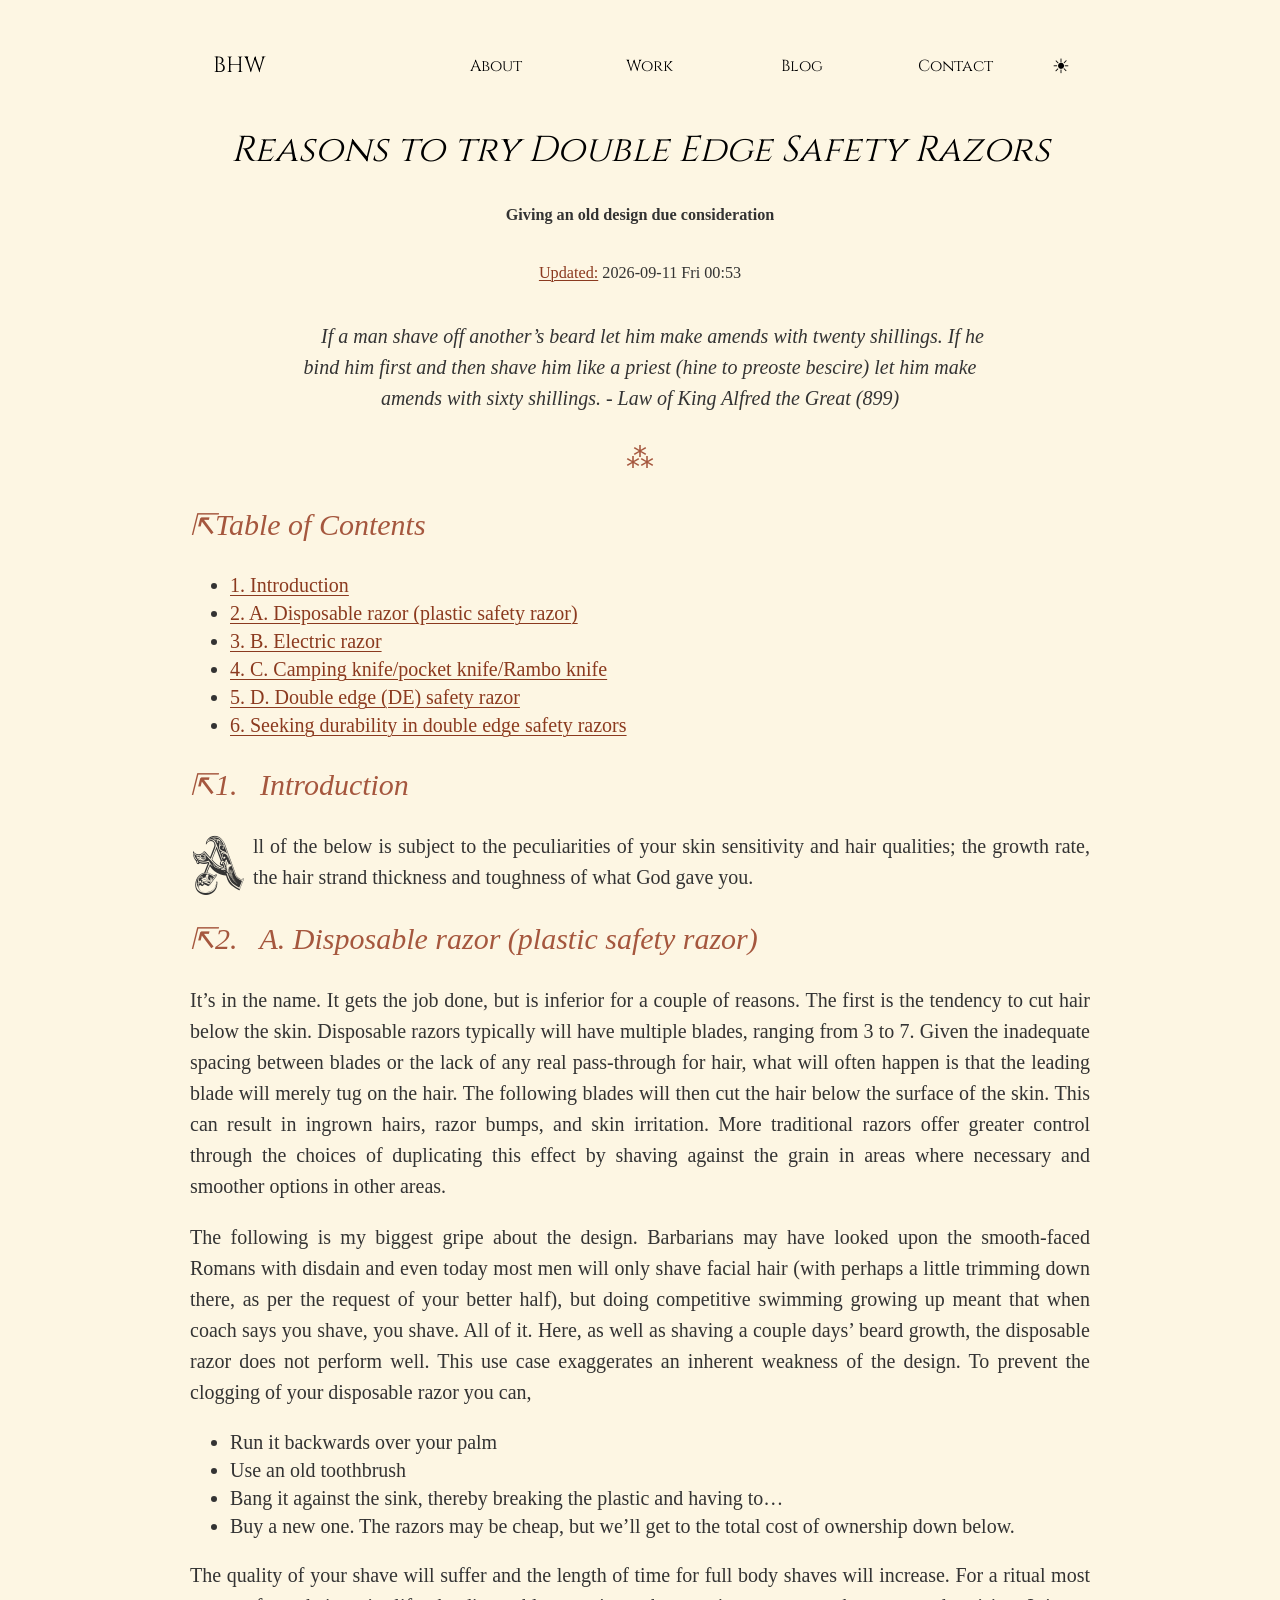
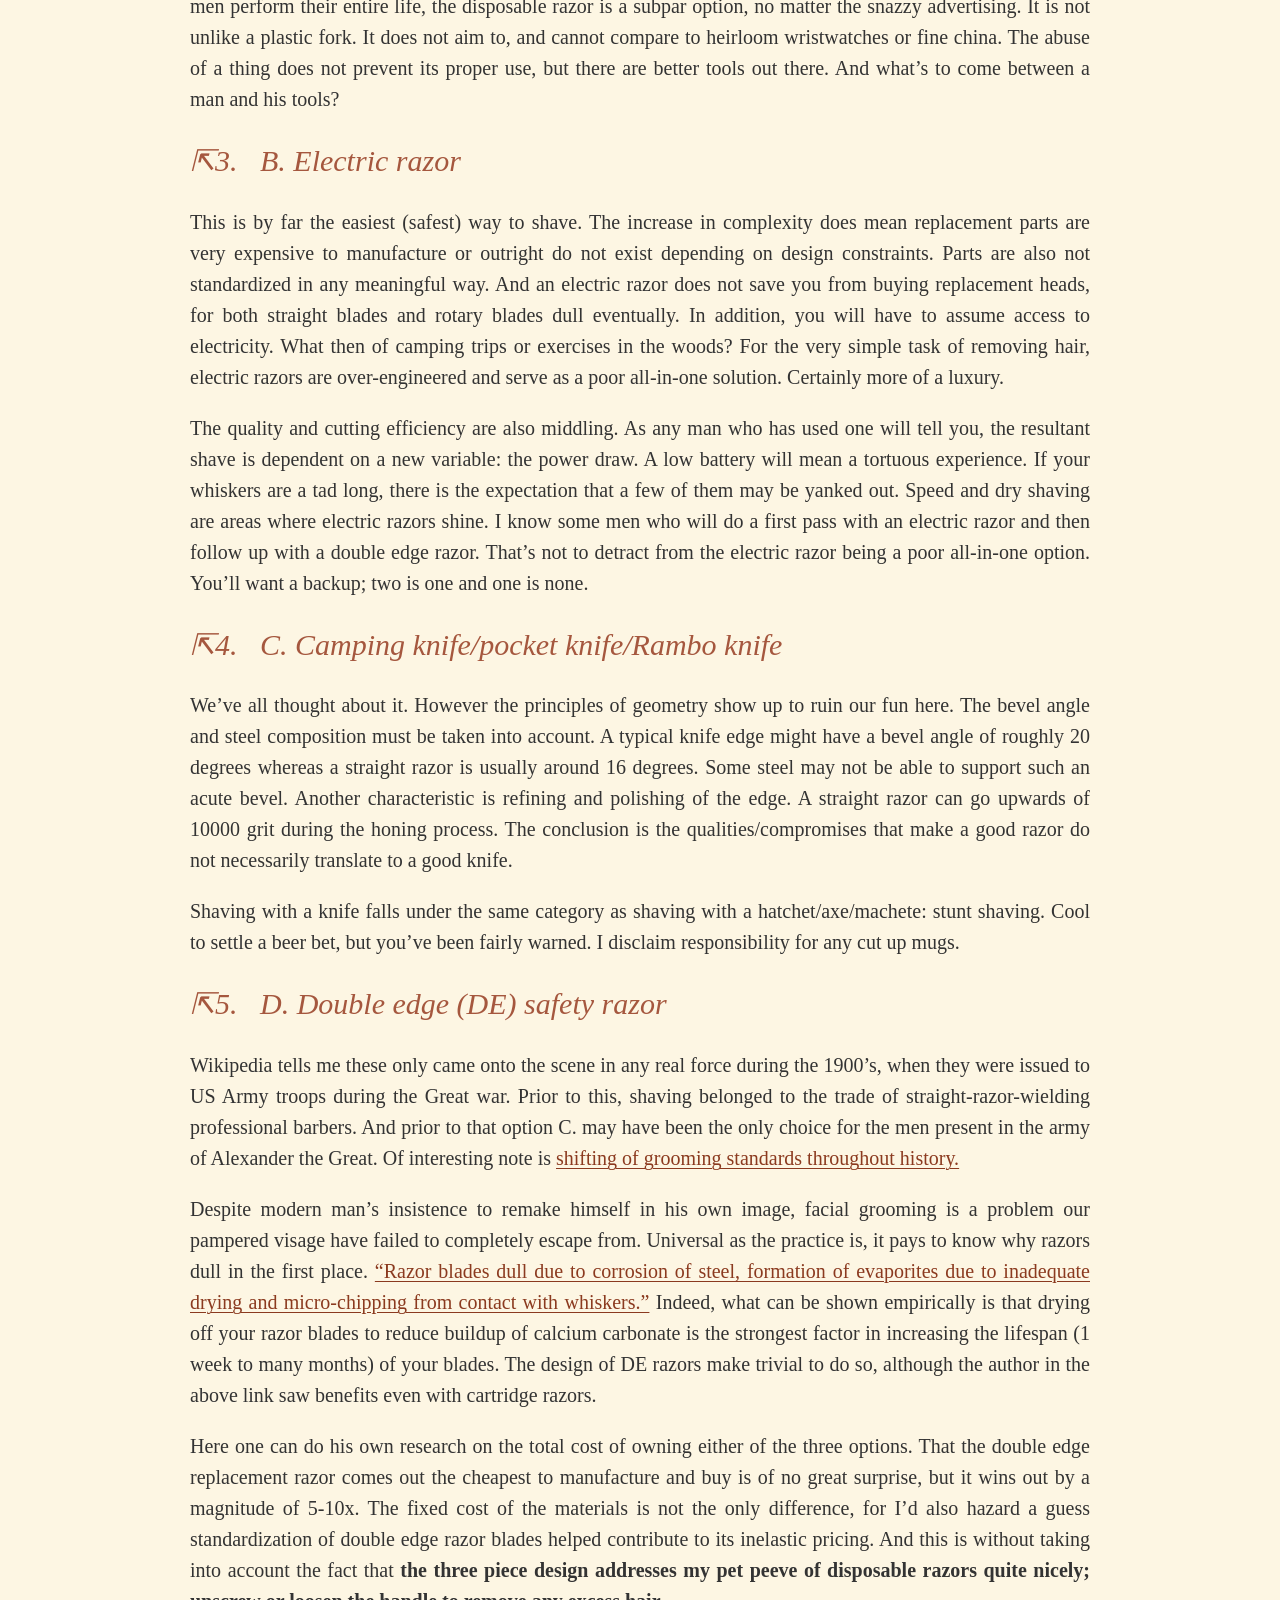
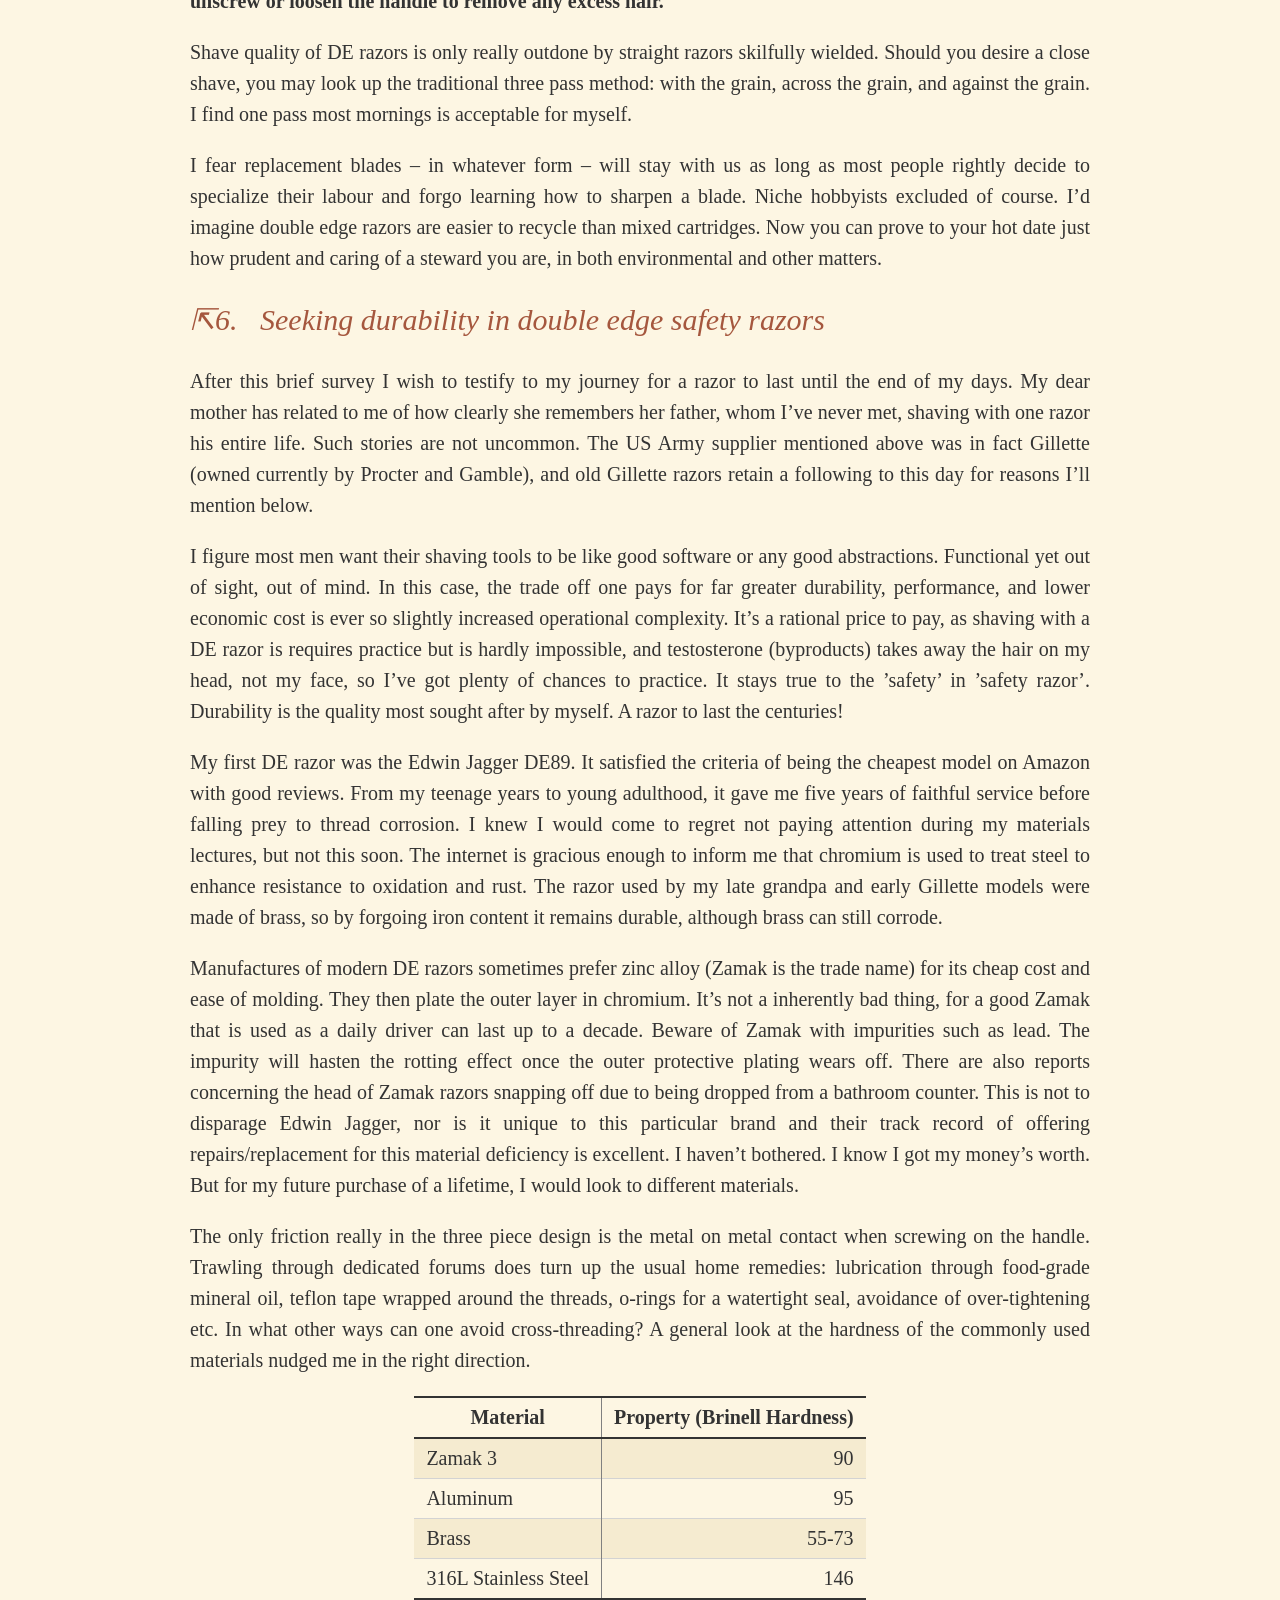
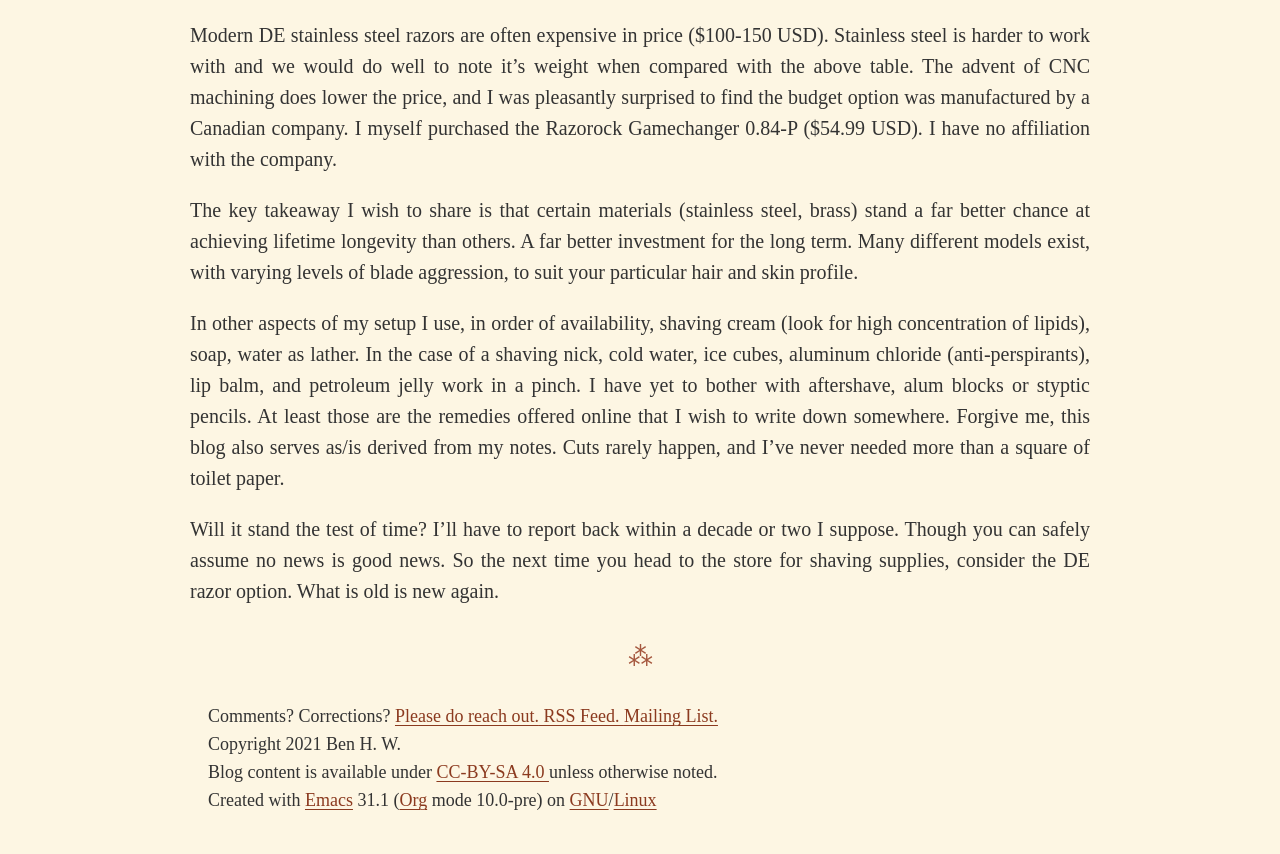
<file: assets/blog/reasons-to-try-double-edge-safety-razors.html>
<!DOCTYPE html>
<html lang="en">
<head>
<!-- 2026-10-22 Thu 21:02 -->
<meta charset="utf-8">
<meta name="viewport" content="width=device-width, initial-scale=1">
<title>Reasons to try Double Edge Safety Razors</title>
<meta name="author" content="Site Admin.">
<meta name="generator" content="Org Mode">

                      <link rel="stylesheet" type="text/css" href="../global.css"/>
                      <script src="../theme.js"></script>
</head>
<body>
<div id="preamble" class="status">

                                    <div class="header header-fixed">
                                      <div class="navbar container">
                                        <div class="logo"><a href="/">BHW</a></div>
                                        <input type="checkbox" id="navbar-toggle" >
                                        <label for="navbar-toggle"><i></i></label>
                                        <nav class="menu">
                                          <ul>
                                            <li><a href="/about">About</a></li>
                                            <li><a href="/work">Work</a></li>
                                            <li><a href="/assets/blog/archive.html">Blog</a></li>
                                            <li><a href="/contact">Contact</a></li>
                                          </ul>
                                        </nav>
                                        <button type="button" class="theme-toggle" aria-label="Colour theme"></button>
                                      </div>
                                    </div>
                                    <h1 class="title">Reasons to try Double Edge Safety Razors</h1>
                                    <p class="subtitle">Giving an old design due consideration</p> <br/>
                                    <p class="updated"><a href="/contact#article-history">Updated:</a> 2026-09-11 Fri 00:53</p>
</div>
<div id="content" class="content">
<div class="abstract" id="org4f4f39b">
<p>

</p>

<p>
If a man shave off another&rsquo;s beard let him make amends with twenty shillings. If
he bind him first and then shave him like a priest (hine to preoste bescire) let
him make amends with sixty shillings. - Law of King Alfred the Great (899)
</p>

</div>
<p>
<hr/>
</p>
<nav id="table-of-contents" role="doc-toc">
<h2>Table of Contents</h2>
<div id="text-table-of-contents" role="doc-toc">
<ul>
<li><a href="#Introduction">1. Introduction</a></li>
<li><a href="#A-Disposable-razor-plastic-safety-razor">2. A. Disposable razor (plastic safety razor)</a></li>
<li><a href="#B-Electric-razor">3. B. Electric razor</a></li>
<li><a href="#C-Camping-knife-pocket-knife-Rambo-knife">4. C. Camping knife/pocket knife/Rambo knife</a></li>
<li><a href="#D-Double-edge-DE-safety-razor">5. D. Double edge (DE) safety razor</a></li>
<li><a href="#Seeking-durability-in-double-edge-safety-razors">6. Seeking durability in double edge safety razors</a></li>
</ul>
</div>
</nav>
<div id="outline-container-Introduction" class="outline-2">
<h2 id="Introduction"><span class="section-number-2">1.</span> Introduction</h2>
<div class="outline-text-2" id="text-Introduction">
<p>
<span class="dropcap">A</span>ll of the below is
subject to the peculiarities of your skin sensitivity and hair qualities; the
growth rate, the hair strand thickness and toughness of what God gave you.
</p>
</div>
</div>
<div id="outline-container-A-Disposable-razor-plastic-safety-razor" class="outline-2">
<h2 id="A-Disposable-razor-plastic-safety-razor"><span class="section-number-2">2.</span> A. Disposable razor (plastic safety razor)</h2>
<div class="outline-text-2" id="text-A-Disposable-razor-plastic-safety-razor">
<p>
It&rsquo;s in the name. It gets the job done, but is inferior for a couple of reasons.
The first is the tendency to cut hair below the skin. Disposable razors
typically will have multiple blades, ranging from 3 to 7. Given the inadequate
spacing between blades or the lack of any real pass-through for hair, what will
often happen is that the leading blade will merely tug on the hair. The
following blades will then cut the hair below the surface of the skin. This can
result in ingrown hairs, razor bumps, and skin irritation. More traditional
razors offer greater control through the choices of duplicating this effect
by shaving against the grain in areas where necessary and smoother options in
other areas.
</p>

<p>
The following is my biggest gripe about the design. Barbarians may have looked
upon the smooth-faced Romans with disdain and even today most men will only
shave facial hair (with perhaps a little trimming down there, as per the request
of your better half), but doing competitive swimming growing up meant that when
coach says you shave, you shave. All of it. Here, as well as shaving a couple
days&rsquo; beard growth, the disposable razor does not perform well. This use case
exaggerates an inherent weakness of the design. To prevent the clogging of your
disposable razor you can,
</p>

<ul class="org-ul">
<li>Run it backwards over your palm</li>
<li>Use an old toothbrush</li>
<li>Bang it against the sink, thereby breaking the plastic and having to&hellip;</li>
<li>Buy a new one. The razors may be cheap, but we&rsquo;ll get to the total cost of
ownership down below.</li>
</ul>

<p>
The quality of your shave will suffer and the length of time for full body
shaves will increase. For a ritual most men perform their entire life, the
disposable razor is a subpar option, no matter the snazzy advertising. It is not
unlike a plastic fork. It does not aim to, and cannot compare to heirloom
wristwatches or fine china. The abuse of a thing does not prevent its proper
use, but there are better tools out there. And what&rsquo;s to come between a man and
his tools?
</p>
</div>
</div>
<div id="outline-container-B-Electric-razor" class="outline-2">
<h2 id="B-Electric-razor"><span class="section-number-2">3.</span> B. Electric razor</h2>
<div class="outline-text-2" id="text-B-Electric-razor">
<p>
This is by far the easiest (safest) way to shave. The increase in complexity
does mean replacement parts are very expensive to manufacture or outright do not
exist depending on design constraints. Parts are also not standardized in any
meaningful way. And an electric razor does not save you from buying replacement
heads, for both straight blades and rotary blades dull eventually. In addition,
you will have to assume access to electricity. What then of camping trips or
exercises in the woods? For the very simple task of removing hair, electric
razors are over-engineered and serve as a poor all-in-one solution. Certainly
more of a luxury.
</p>

<p>
The quality and cutting efficiency are also middling. As any man who has used
one will tell you, the resultant shave is dependent on a new variable: the power
draw. A low battery will mean a tortuous experience. If your whiskers are a tad
long, there is the expectation that a few of them may be yanked out. Speed and
dry shaving are areas where electric razors shine. I know some men who will do a
first pass with an electric razor and then follow up with a double edge razor.
That&rsquo;s not to detract from the electric razor being a poor all-in-one option.
You&rsquo;ll want a backup; two is one and one is none.
</p>
</div>
</div>
<div id="outline-container-C-Camping-knife-pocket-knife-Rambo-knife" class="outline-2">
<h2 id="C-Camping-knife-pocket-knife-Rambo-knife"><span class="section-number-2">4.</span> C. Camping knife/pocket knife/Rambo knife</h2>
<div class="outline-text-2" id="text-C-Camping-knife-pocket-knife-Rambo-knife">
<p>
We&rsquo;ve all thought about it. However the principles of geometry show up to ruin
our fun here. The bevel angle and steel composition must be taken into account.
A typical knife edge might have a bevel angle of roughly 20 degrees whereas a
straight razor is usually around 16 degrees. Some steel may not be able to
support such an acute bevel. Another characteristic is refining and polishing of
the edge. A straight razor can go upwards of 10000 grit during the honing
process. The conclusion is the qualities/compromises that make a good razor do
not necessarily translate to a good knife.
</p>

<p>
Shaving with a knife falls under the same category as shaving with a
hatchet/axe/machete: stunt shaving. Cool to settle a beer bet, but you&rsquo;ve been
fairly warned. I disclaim responsibility for any cut up mugs.
</p>
</div>
</div>
<div id="outline-container-D-Double-edge-DE-safety-razor" class="outline-2">
<h2 id="D-Double-edge-DE-safety-razor"><span class="section-number-2">5.</span> D. Double edge (DE) safety razor</h2>
<div class="outline-text-2" id="text-D-Double-edge-DE-safety-razor">
<p>
Wikipedia tells me these only came onto the scene in any real force during the
1900&rsquo;s, when they were issued to US Army troops during the Great war. Prior to
this, shaving belonged to the trade of straight-razor-wielding professional
barbers. And prior to that option C. may have been the only choice for the men
present in the army of Alexander the Great. Of interesting note is <a href="https://www.newadvent.org/cathen/02362a.htm">shifting of
grooming standards throughout history.</a>
</p>

<p>
Despite modern man&rsquo;s insistence to remake himself in his own image, facial
grooming is a problem our pampered visage have failed to completely escape from.
Universal as the practice is, it pays to know why razors dull in the first
place. <a href="https://knifesteelnerds.com/2021/01/11/what-causes-razor-blades-to-dull/">&ldquo;Razor blades dull due to corrosion of steel, formation of evaporites due
to inadequate drying and micro-chipping from contact with whiskers.&rdquo;</a> Indeed,
what can be shown empirically is that drying off your razor blades to reduce
buildup of calcium carbonate is the strongest factor in increasing the lifespan
(1 week to many months) of your blades. The design of DE razors make trivial to
do so, although the author in the above link saw benefits even with cartridge
razors.
</p>

<p>
Here one can do his own research on the total cost of owning either of the three
options. That the double edge replacement razor comes out the cheapest to
manufacture and buy is of no great surprise, but it wins out by a magnitude of
5-10x. The fixed cost of the materials is not the only difference, for I&rsquo;d also
hazard a guess standardization of double edge razor blades helped contribute to
its inelastic pricing. And this is without taking into account the fact that
<b>the three piece design addresses my pet peeve of disposable razors quite
nicely; unscrew or loosen the handle to remove any excess hair.</b>
</p>

<p>
Shave quality of DE razors is only really outdone by straight razors skilfully
wielded. Should you desire a close shave, you may look up the traditional three
pass method: with the grain, across the grain, and against the grain. I find one
pass most mornings is acceptable for myself.
</p>

<p>
I fear replacement blades &ndash; in whatever form &ndash; will stay with us as long as
most people rightly decide to specialize their labour and forgo learning how to
sharpen a blade. Niche hobbyists excluded of course. I&rsquo;d imagine double edge
razors are easier to recycle than mixed cartridges. Now you can prove to your
hot date just how prudent and caring of a steward you are, in both environmental
and other matters.
</p>
</div>
</div>
<div id="outline-container-Seeking-durability-in-double-edge-safety-razors" class="outline-2">
<h2 id="Seeking-durability-in-double-edge-safety-razors"><span class="section-number-2">6.</span> Seeking durability in double edge safety razors</h2>
<div class="outline-text-2" id="text-Seeking-durability-in-double-edge-safety-razors">
<p>
After this brief survey I wish to testify to my journey for a razor to last
until the end of my days. My dear mother has related to me of how clearly she
remembers her father, whom I&rsquo;ve never met, shaving with one razor his entire
life. Such stories are not uncommon. The US Army supplier mentioned above was in
fact Gillette (owned currently by Procter and Gamble), and old Gillette razors
retain a following to this day for reasons I&rsquo;ll mention below.
</p>

<p>
I figure most men want their shaving tools to be like good software or any good
abstractions. Functional yet out of sight, out of mind. In this case, the trade
off one pays for far greater durability, performance, and lower economic cost is
ever so slightly increased operational complexity. It&rsquo;s a rational price to pay,
as shaving with a DE razor is requires practice but is hardly impossible, and
testosterone (byproducts) takes away the hair on my head, not my face, so I&rsquo;ve
got plenty of chances to practice. It stays true to the &rsquo;safety&rsquo; in &rsquo;safety
razor&rsquo;. Durability is the quality most sought after by myself. A razor to last
the centuries!
</p>

<p>
My first DE razor was the Edwin Jagger DE89. It satisfied the criteria of being
the cheapest model on Amazon with good reviews. From my teenage years to young
adulthood, it gave me five years of faithful service before falling prey to
thread corrosion. I knew I would come to regret not paying attention during my
materials lectures, but not this soon. The internet is gracious enough to inform
me that chromium is used to treat steel to enhance resistance to oxidation and
rust. The razor used by my late grandpa and early Gillette models were made of
brass, so by forgoing iron content it remains durable, although brass can still
corrode.
</p>

<p>
Manufactures of modern DE razors sometimes prefer zinc alloy (Zamak is the trade
name) for its cheap cost and ease of molding. They then plate the outer layer in
chromium. It&rsquo;s not a inherently bad thing, for a good Zamak that is used as a
daily driver can last up to a decade. Beware of Zamak with impurities such as
lead. The impurity will hasten the rotting effect once the outer protective
plating wears off. There are also reports concerning the head of Zamak razors
snapping off due to being dropped from a bathroom counter. This is not to
disparage Edwin Jagger, nor is it unique to this particular brand and their
track record of offering repairs/replacement for this material deficiency is
excellent. I haven&rsquo;t bothered. I know I got my money&rsquo;s worth. But for my future
purchase of a lifetime, I would look to different materials.
</p>

<p>
The only friction really in the three piece design is the metal on metal contact
when screwing on the handle. Trawling through dedicated forums does turn up the
usual home remedies: lubrication through food-grade mineral oil, teflon tape
wrapped around the threads, o-rings for a watertight seal, avoidance of
over-tightening etc. In what other ways can one avoid cross-threading? A general
look at the hardness of the commonly used materials nudged me in the right
direction.
</p>

<table>


<colgroup>
<col  class="org-left">

<col  class="org-right">
</colgroup>
<thead>
<tr>
<th scope="col" class="org-left">Material</th>
<th scope="col" class="org-right">Property (Brinell Hardness)</th>
</tr>
</thead>
<tbody>
<tr>
<td class="org-left">Zamak 3</td>
<td class="org-right">90</td>
</tr>

<tr>
<td class="org-left">Aluminum</td>
<td class="org-right">95</td>
</tr>

<tr>
<td class="org-left">Brass</td>
<td class="org-right">55-73</td>
</tr>

<tr>
<td class="org-left">316L Stainless Steel</td>
<td class="org-right">146</td>
</tr>
</tbody>
</table>

<p>
Modern DE stainless steel razors are often expensive in price ($100-150 USD).
Stainless steel is harder to work with and we would do well to note it&rsquo;s weight
when compared with the above table. The advent of CNC machining does lower the
price, and I was pleasantly surprised to find the budget option was manufactured
by a Canadian company. I myself purchased the Razorock Gamechanger 0.84-P
($54.99 USD). I have no affiliation with the company.
</p>

<p>
The key takeaway I wish to share is that certain materials (stainless steel,
brass) stand a far better chance at achieving lifetime longevity than others. A
far better investment for the long term. Many different models exist, with
varying levels of blade aggression, to suit your particular hair and skin
profile.
</p>

<p>
In other aspects of my setup I use, in order of availability, shaving cream
(look for high concentration of lipids), soap, water as lather. In the case of a
shaving nick, cold water, ice cubes, aluminum chloride (anti-perspirants), lip
balm, and petroleum jelly work in a pinch. I have yet to bother with aftershave,
alum blocks or styptic pencils. At least those are the remedies offered online
that I wish to write down somewhere. Forgive me, this blog also serves as/is
derived from my notes. Cuts rarely happen, and I&rsquo;ve never needed more than a
square of toilet paper.
</p>

<p>
Will it stand the test of time? I&rsquo;ll have to report back within a decade or two
I suppose. Though you can safely assume no news is good news. So the next time
you head to the store for shaving supplies, consider the DE razor option. What
is old is new again.
</p>
</div>
</div>
</div>
<div id="postamble" class="status">
<script>
                              const headers = Array.from( document.querySelectorAll('h2, h3, h4, h5, h6') );

                              headers.forEach( header => {
                                header.insertAdjacentHTML('afterbegin',
                                 '<a href="#table-of-contents">&#8689;</a>'
                                );
                              });
                              </script>
                              <hr/>
                              <footer>
                                <div class="copyright-container">
                                    Comments? Corrections? <a href="https://bhw.name/contact"> Please do reach out.</a><a href="https://bhw.name/assets/blog/atom.xml"> RSS Feed. </a><a href="https://bhw.name/subscribe"> Mailing List. </a><br/>
                                    Copyright 2021 Ben H. W. <br/>
                                    Blog content is available under <a rel="license" href="http://creativecommons.org/licenses/by-sa/4.0/"> CC-BY-SA 4.0 </a> unless otherwise noted.<br/>
                                    Created with <a href="https://www.gnu.org/software/emacs/">Emacs</a> 31.1 (<a href="https://orgmode.org">Org</a> mode 10.0-pre) on <a href="https://www.gnu.org">GNU</a>/<a href="https://www.kernel.org/">Linux</a><br/>
                                </div>
                              </footer>
</div>
</body>
</html>
</file>
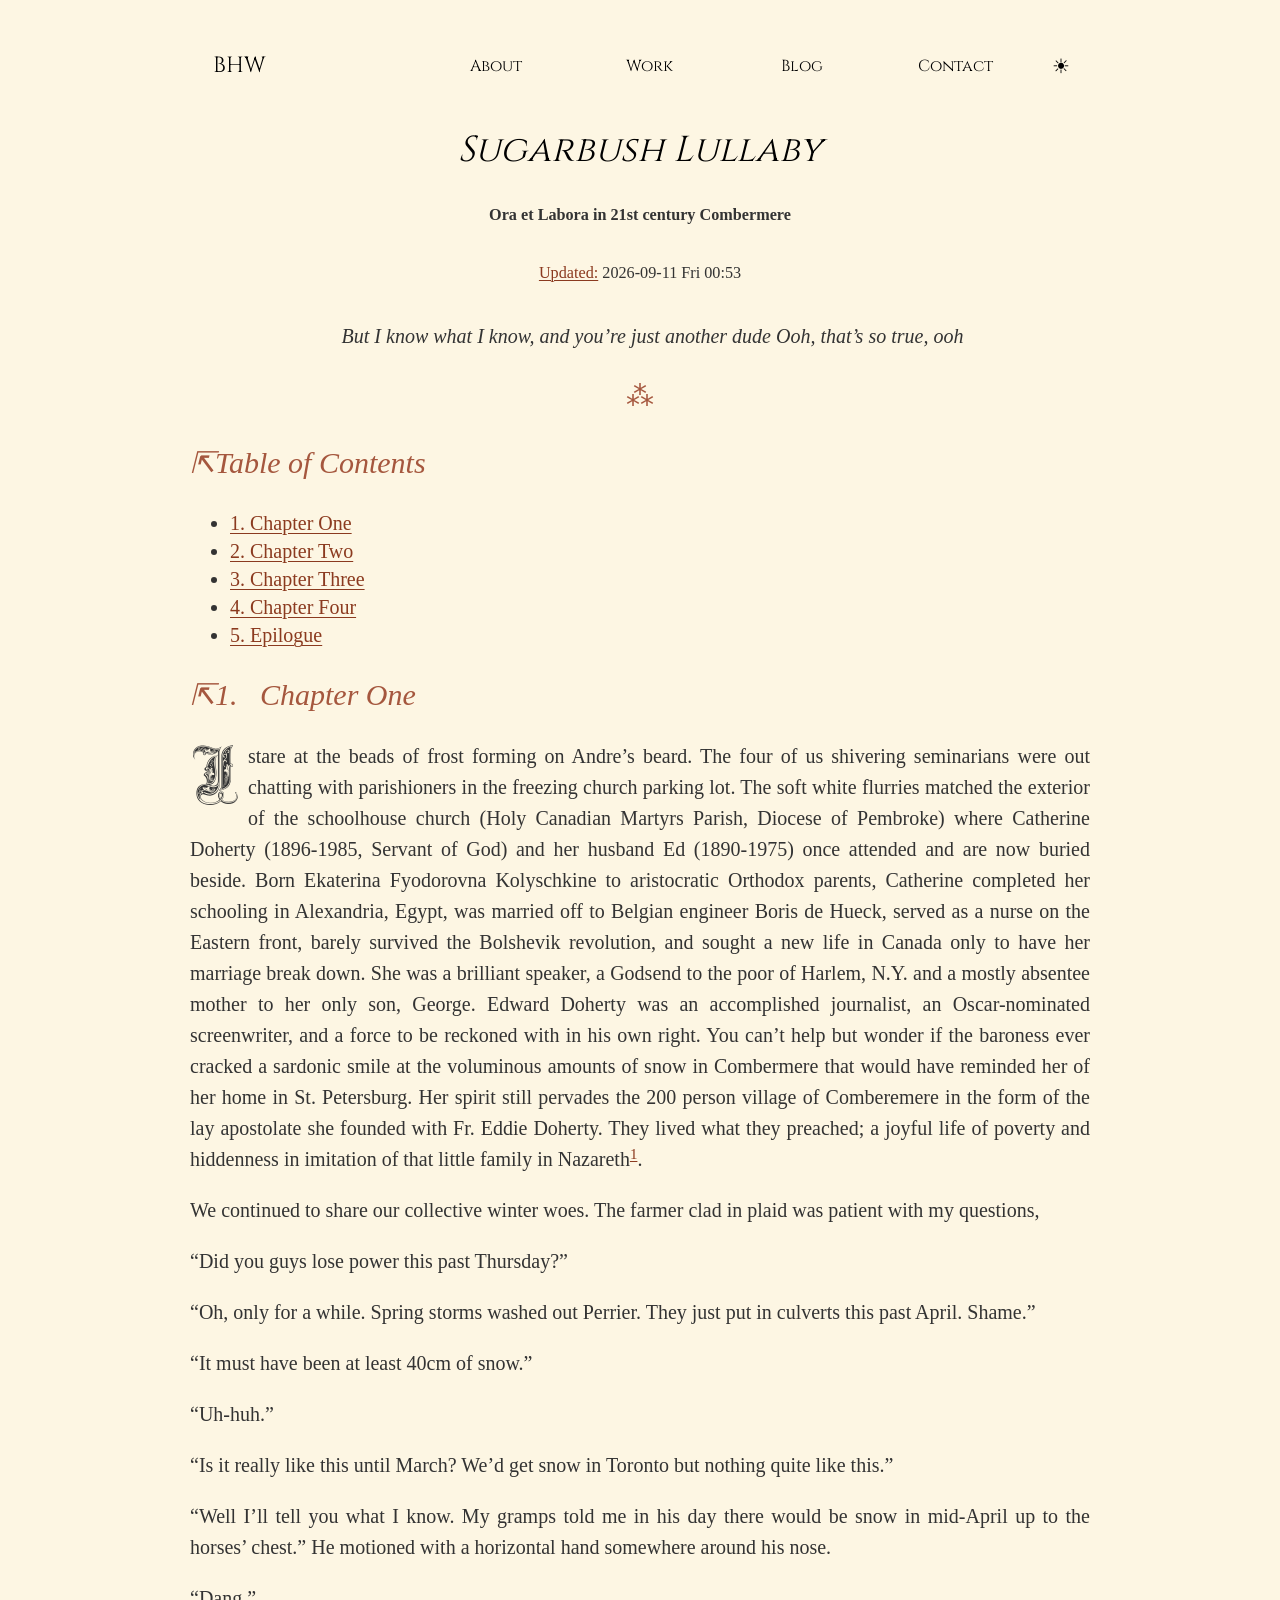
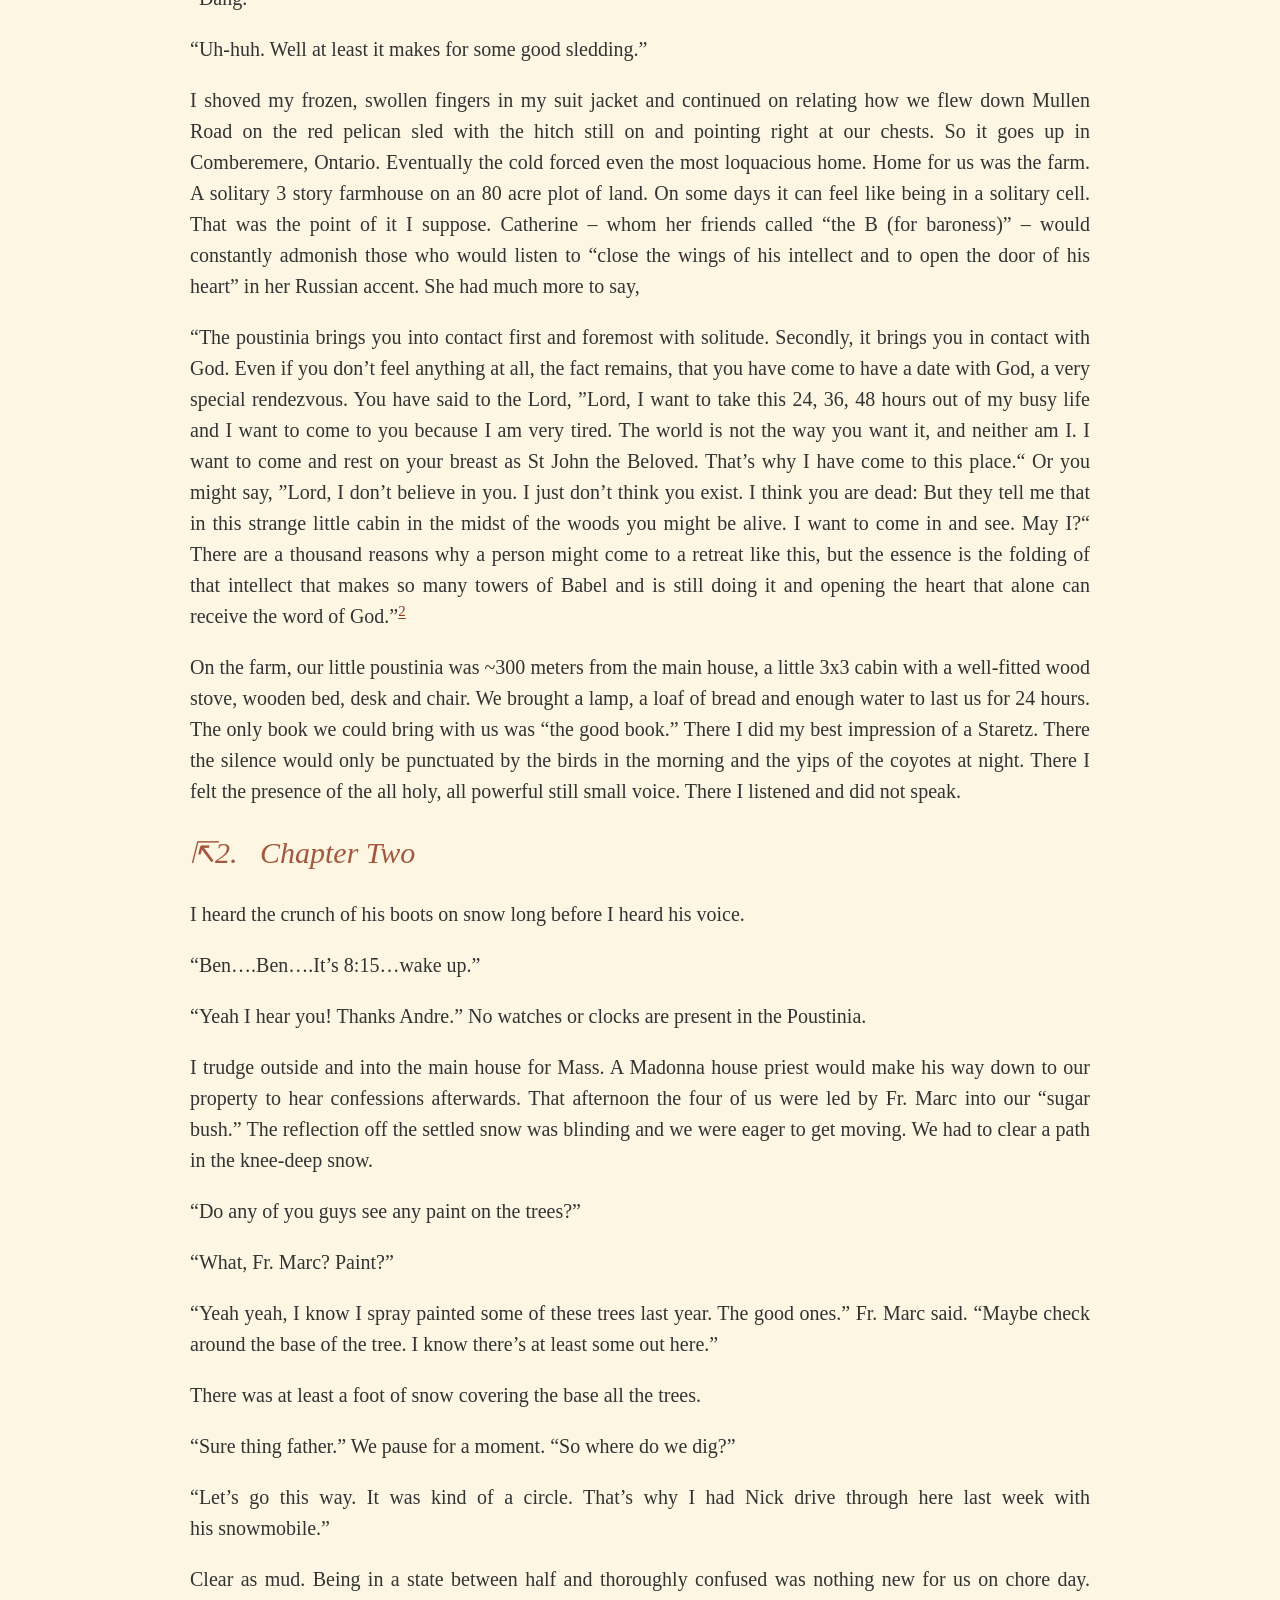
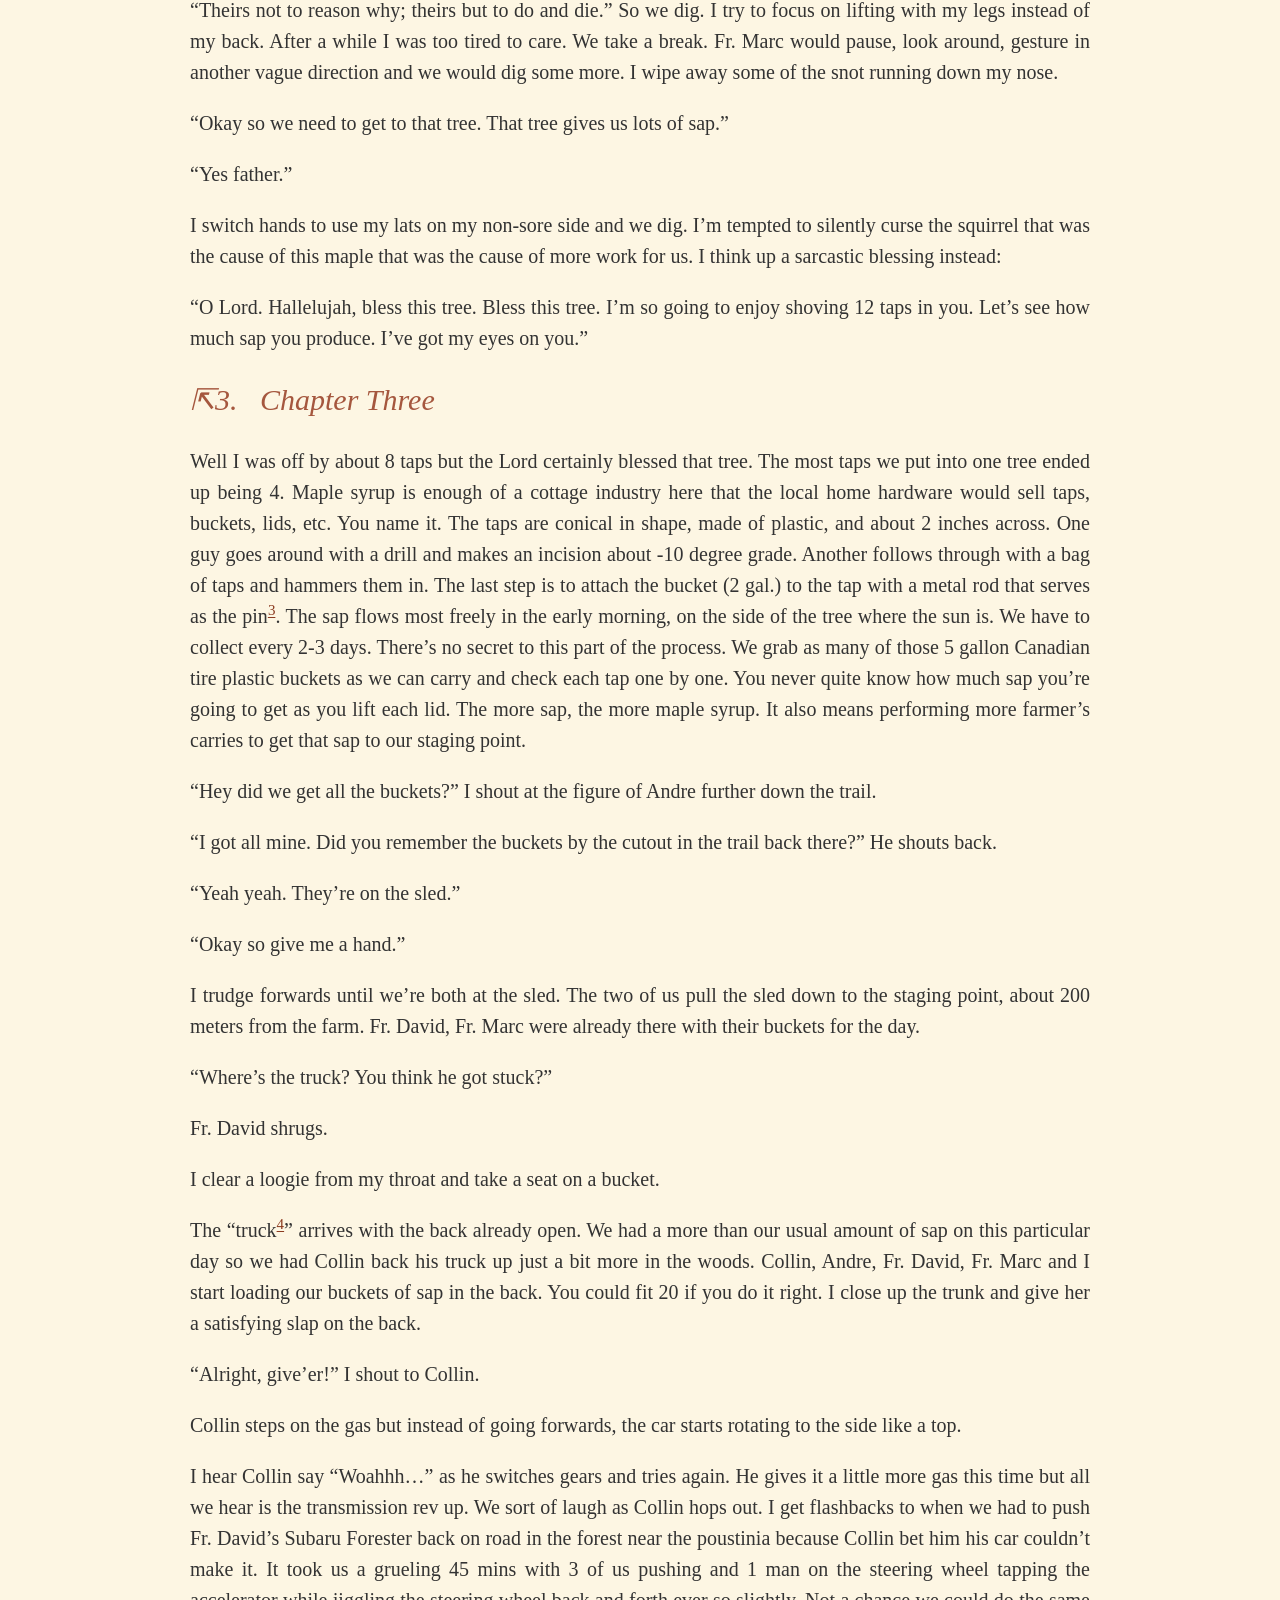
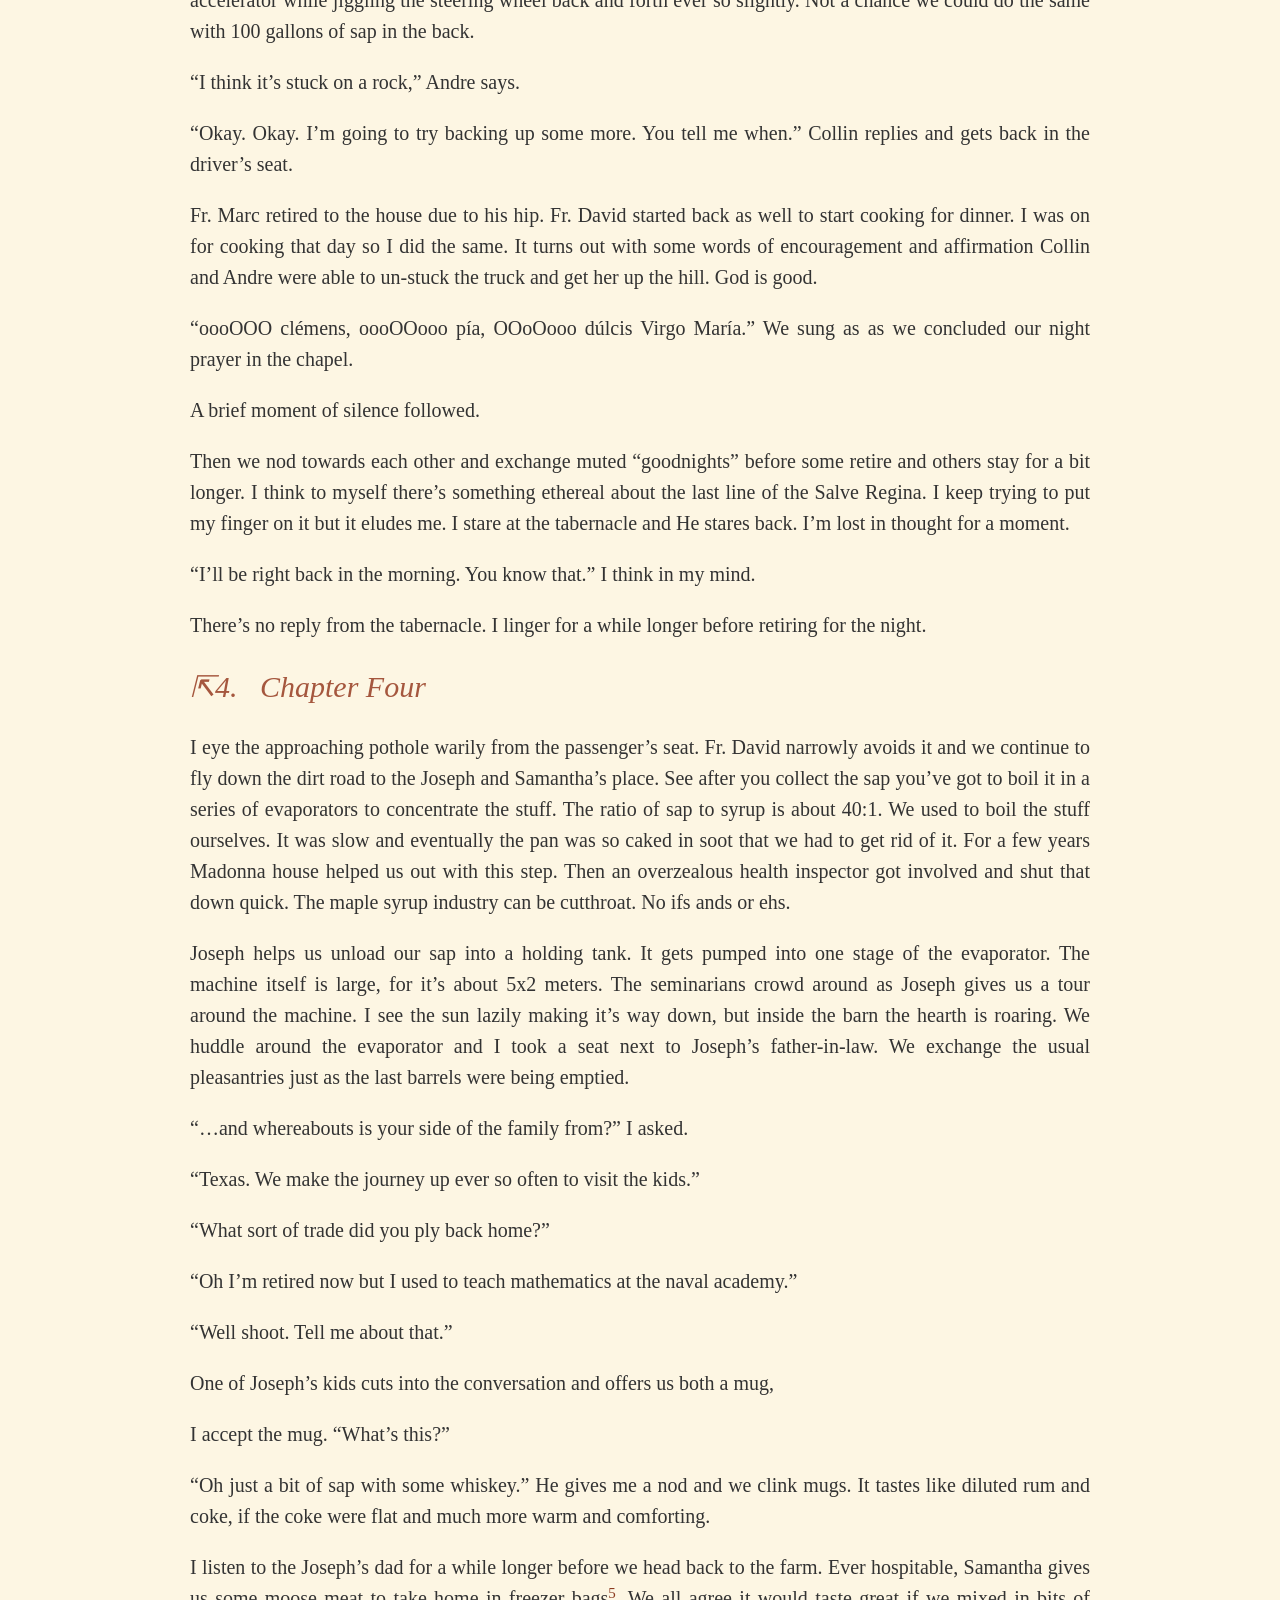
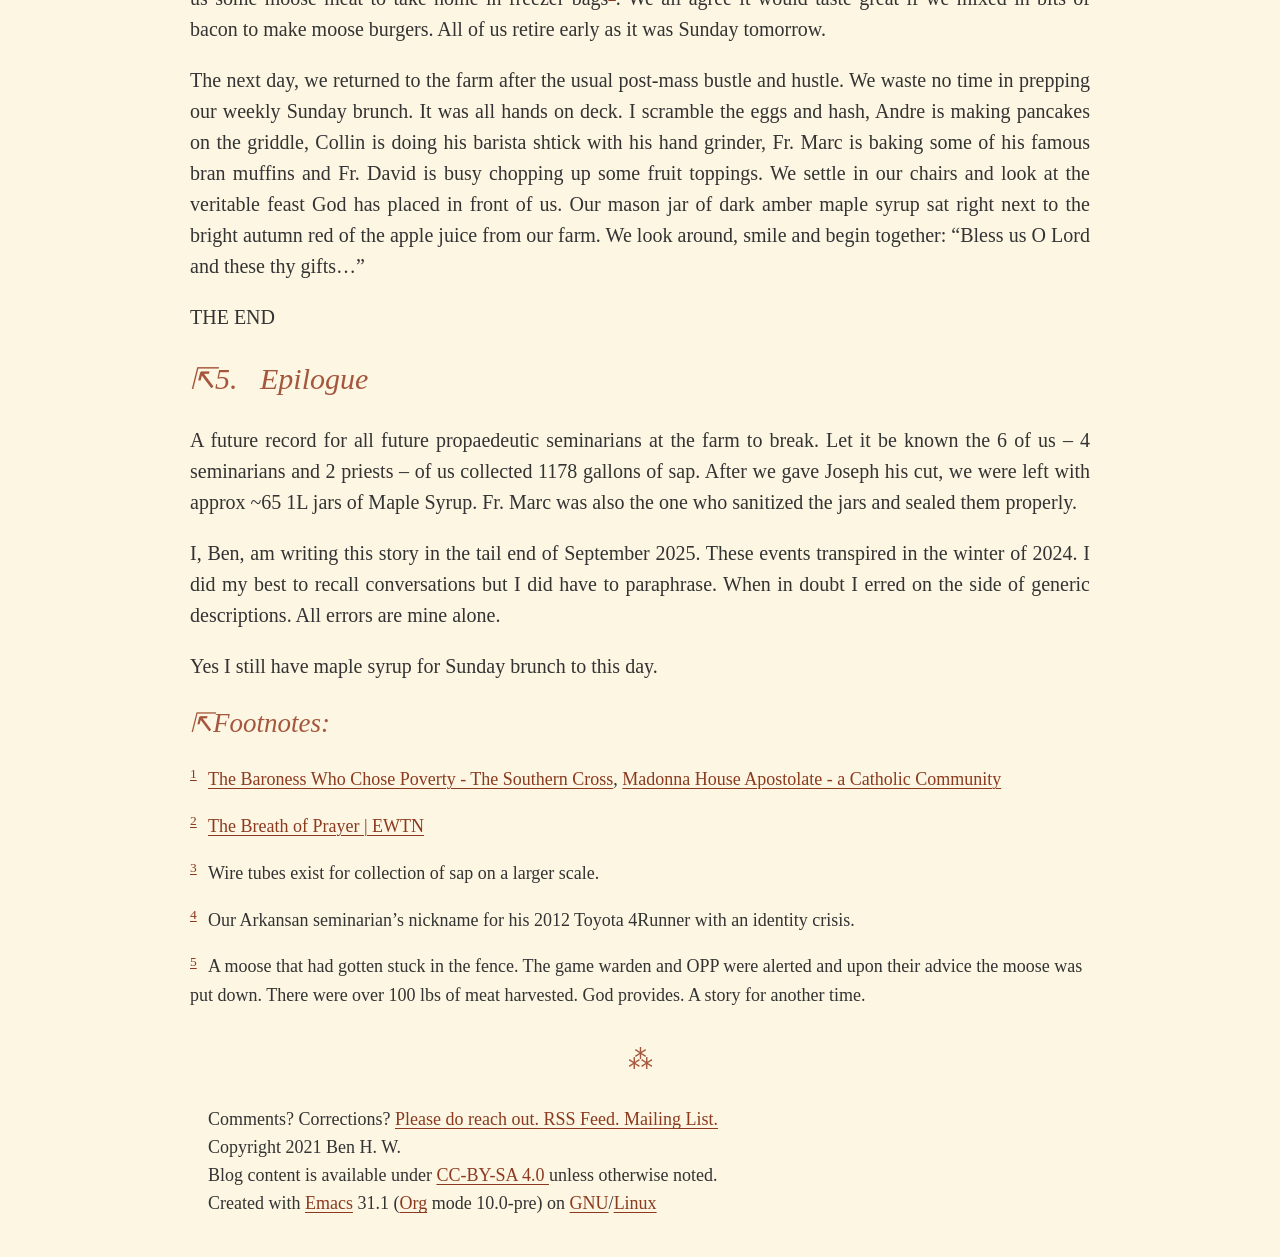
<file: assets/blog/sugarbush-lullaby.html>
<!DOCTYPE html>
<html lang="en">
<head>
<!-- 2026-10-22 Thu 21:02 -->
<meta charset="utf-8">
<meta name="viewport" content="width=device-width, initial-scale=1">
<title>Sugarbush Lullaby</title>
<meta name="author" content="Site Admin.">
<meta name="generator" content="Org Mode">

                      <link rel="stylesheet" type="text/css" href="../global.css"/>
                      <script src="../theme.js"></script>
</head>
<body>
<div id="preamble" class="status">

                                    <div class="header header-fixed">
                                      <div class="navbar container">
                                        <div class="logo"><a href="/">BHW</a></div>
                                        <input type="checkbox" id="navbar-toggle" >
                                        <label for="navbar-toggle"><i></i></label>
                                        <nav class="menu">
                                          <ul>
                                            <li><a href="/about">About</a></li>
                                            <li><a href="/work">Work</a></li>
                                            <li><a href="/assets/blog/archive.html">Blog</a></li>
                                            <li><a href="/contact">Contact</a></li>
                                          </ul>
                                        </nav>
                                        <button type="button" class="theme-toggle" aria-label="Colour theme"></button>
                                      </div>
                                    </div>
                                    <h1 class="title">Sugarbush Lullaby</h1>
                                    <p class="subtitle">Ora et Labora in 21st century Combermere</p> <br/>
                                    <p class="updated"><a href="/contact#article-history">Updated:</a> 2026-09-11 Fri 00:53</p>
</div>
<div id="content" class="content">
<div class="abstract" id="org4e6cc21">
<p>

</p>

<p>
But I know what I know, and you&rsquo;re just another dude
Ooh, that&rsquo;s so true, ooh
</p>

</div>
<p>
<hr/>
</p>
<nav id="table-of-contents" role="doc-toc">
<h2>Table of Contents</h2>
<div id="text-table-of-contents" role="doc-toc">
<ul>
<li><a href="#chapter-one">1. Chapter One</a></li>
<li><a href="#chapter-two">2. Chapter Two</a></li>
<li><a href="#chapter-three">3. Chapter Three</a></li>
<li><a href="#chapter-four">4. Chapter Four</a></li>
<li><a href="#epilogue">5. Epilogue</a></li>
</ul>
</div>
</nav>
<div id="outline-container-chapter-one" class="outline-2">
<h2 id="chapter-one"><span class="section-number-2">1.</span> Chapter One</h2>
<div class="outline-text-2" id="text-chapter-one">
<p>
<span class="dropcap">I</span> stare at the beads of frost
forming on Andre&rsquo;s beard. The four of us shivering seminarians were out chatting
with parishioners in the freezing church parking lot. The soft white flurries
matched the exterior of the schoolhouse church (Holy Canadian Martyrs Parish,
Diocese of Pembroke) where Catherine Doherty (1896-1985, Servant of God) and her
husband Ed (1890-1975) once attended and are now buried beside. Born Ekaterina
Fyodorovna Kolyschkine to aristocratic Orthodox parents, Catherine completed her
schooling in Alexandria, Egypt, was married off to Belgian engineer Boris de
Hueck, served as a nurse on the Eastern front, barely survived the Bolshevik
revolution, and sought a new life in Canada only to have her marriage break
down. She was a brilliant speaker, a Godsend to the poor of Harlem, N.Y. and a
mostly absentee mother to her only son, George. Edward Doherty was an
accomplished journalist, an Oscar-nominated screenwriter, and a force to be
reckoned with in his own right. You can&rsquo;t help but wonder if the baroness ever
cracked a sardonic smile at the voluminous amounts of snow in Combermere that
would have reminded her of her home in St. Petersburg. Her spirit still pervades
the 200 person village of Comberemere in the form of the lay apostolate she
founded with Fr. Eddie Doherty. They lived what they preached; a joyful life of
poverty and hiddenness in imitation of that little family in Nazareth<sup><a id="fnr.1" class="footref" href="#fn.1" role="doc-backlink">1</a></sup>.
</p>

<p>
We continued to share our collective winter woes. The farmer clad in plaid was
patient with my questions,
</p>

<p>
&ldquo;Did you guys lose power this past Thursday?&rdquo;
</p>

<p>
&ldquo;Oh, only for a while. Spring storms washed out Perrier. They just put in
culverts this past April. Shame.&rdquo;
</p>

<p>
&ldquo;It must have been at least 40cm of snow.&rdquo;
</p>

<p>
&ldquo;Uh-huh.&rdquo;
</p>

<p>
&ldquo;Is it really like this until March? We&rsquo;d get snow in Toronto but nothing quite
like this.&rdquo;
</p>

<p>
&ldquo;Well I&rsquo;ll tell you what I know. My gramps told me in his day there would be
snow in mid-April up to the horses&rsquo; chest.&rdquo; He motioned with a horizontal hand
somewhere around his nose.
</p>

<p>
&ldquo;Dang.&rdquo;
</p>

<p>
&ldquo;Uh-huh. Well at least it makes for some good sledding.&rdquo;
</p>

<p>
I shoved my frozen, swollen fingers in my suit jacket and continued on relating
how we flew down Mullen Road on the red pelican sled with the hitch still on and
pointing right at our chests. So it goes up in Comberemere, Ontario. Eventually
the cold forced even the most loquacious home. Home for us was the farm. A
solitary 3 story farmhouse on an 80 acre plot of land. On some days it can feel
like being in a solitary cell. That was the point of it I suppose. Catherine &ndash;
whom her friends called &ldquo;the B (for baroness)&rdquo; &ndash; would constantly admonish
those who would listen to &ldquo;close the wings of his intellect and to open the door
of his heart&rdquo; in her Russian accent. She had much more to say,
</p>

<p>
&ldquo;The poustinia brings you into contact first and foremost with solitude.
Secondly, it brings you in contact with God. Even if you don&rsquo;t feel anything at
all, the fact remains, that you have come to have a date with God, a very
special rendezvous. You have said to the Lord, &rdquo;Lord, I want to take this 24,
36, 48 hours out of my busy life and I want to come to you because I am very
tired. The world is not the way you want it, and neither am I. I want to come
and rest on your breast as St John the Beloved. That&rsquo;s why I have come to this
place.&ldquo; Or you might say, &rdquo;Lord, I don&rsquo;t believe in you. I just don&rsquo;t think you
exist. I think you are dead: But they tell me that in this strange little cabin
in the midst of the woods you might be alive. I want to come in and see. May I?&ldquo;
There are a thousand reasons why a person might come to a retreat like this, but
the essence is the folding of that intellect that makes so many towers of Babel
and is still doing it and opening the heart that alone can receive the word of
God.&rdquo;<sup><a id="fnr.2" class="footref" href="#fn.2" role="doc-backlink">2</a></sup>
</p>

<p>
On the farm, our little poustinia was ~300 meters from the main house, a little
3x3 cabin with a well-fitted wood stove, wooden bed, desk and chair. We brought
a lamp, a loaf of bread and enough water to last us for 24 hours. The only book
we could bring with us was &ldquo;the good book.&rdquo; There I did my best impression of a
Staretz. There the silence would only be punctuated by the birds in the morning
and the yips of the coyotes at night. There I felt the presence of the all holy,
all powerful still small voice. There I listened and did not speak.
</p>
</div>
</div>
<div id="outline-container-chapter-two" class="outline-2">
<h2 id="chapter-two"><span class="section-number-2">2.</span> Chapter Two</h2>
<div class="outline-text-2" id="text-chapter-two">
<p>
I heard the crunch of his boots on snow long before I heard his voice.
</p>

<p>
&ldquo;Ben&hellip;.Ben&hellip;.It&rsquo;s 8:15&hellip;wake up.&rdquo;
</p>

<p>
&ldquo;Yeah I hear you! Thanks Andre.&rdquo; No watches or clocks are present in the
Poustinia.
</p>

<p>
I trudge outside and into the main house for Mass. A Madonna house priest would
make his way down to our property to hear confessions afterwards. That afternoon
the four of us were led by Fr. Marc into our &ldquo;sugar bush.&rdquo; The reflection off
the settled snow was blinding and we were eager to get moving. We had to clear a
path in the knee-deep snow.
</p>

<p>
&ldquo;Do any of you guys see any paint on the trees?&rdquo;
</p>

<p>
&ldquo;What, Fr. Marc? Paint?&rdquo;
</p>

<p>
&ldquo;Yeah yeah, I know I spray painted some of these trees last year. The good
ones.&rdquo; Fr. Marc said. &ldquo;Maybe check around the base of the tree. I know there&rsquo;s
at least some out here.&rdquo;
</p>

<p>
There was at least a foot of snow covering the base all the trees.
</p>

<p>
&ldquo;Sure thing father.&rdquo; We pause for a moment. &ldquo;So where do we dig?&rdquo;
</p>

<p>
&ldquo;Let&rsquo;s go this way. It was kind of a circle. That&rsquo;s why I had Nick drive through
here last week with his snowmobile.&rdquo;
</p>

<p>
Clear as mud. Being in a state between half and thoroughly confused was nothing
new for us on chore day. &ldquo;Theirs not to reason why; theirs but to do and die.&rdquo;
So we dig. I try to focus on lifting with my legs instead of my back. After a
while I was too tired to care. We take a break. Fr. Marc would pause, look
around, gesture in another vague direction and we would dig some more. I wipe
away some of the snot running down my nose.
</p>

<p>
&ldquo;Okay so we need to get to that tree. That tree gives us lots of sap.&rdquo;
</p>

<p>
&ldquo;Yes father.&rdquo;
</p>

<p>
I switch hands to use my lats on my non-sore side and we dig. I&rsquo;m tempted to
silently curse the squirrel that was the cause of this maple that was the cause
of more work for us. I think up a sarcastic blessing instead:
</p>

<p>
&ldquo;O Lord. Hallelujah, bless this tree. Bless this tree. I&rsquo;m so going to enjoy
shoving 12 taps in you. Let&rsquo;s see how much sap you produce. I&rsquo;ve got my eyes on
you.&rdquo;
</p>
</div>
</div>
<div id="outline-container-chapter-three" class="outline-2">
<h2 id="chapter-three"><span class="section-number-2">3.</span> Chapter Three</h2>
<div class="outline-text-2" id="text-chapter-three">
<p>
Well I was off by about 8 taps but the Lord certainly blessed that tree. The
most taps we put into one tree ended up being 4. Maple syrup is enough of a
cottage industry here that the local home hardware would sell taps, buckets,
lids, etc. You name it. The taps are conical in shape, made of plastic, and
about 2 inches across. One guy goes around with a drill and makes an incision
about -10 degree grade. Another follows through with a bag of taps and hammers
them in. The last step is to attach the bucket (2 gal.) to the tap with a metal
rod that serves as the pin<sup><a id="fnr.3" class="footref" href="#fn.3" role="doc-backlink">3</a></sup>. The sap flows most freely in the early morning, on
the side of the tree where the sun is. We have to collect every 2-3 days.
There&rsquo;s no secret to this part of the process. We grab as many of those 5 gallon
Canadian tire plastic buckets as we can carry and check each tap one by one. You
never quite know how much sap you&rsquo;re going to get as you lift each lid. The more
sap, the more maple syrup. It also means performing more farmer&rsquo;s carries to get
that sap to our staging point.
</p>

<p>
&ldquo;Hey did we get all the buckets?&rdquo; I shout at the figure of Andre further down
the trail.
</p>

<p>
&ldquo;I got all mine. Did you remember the buckets by the cutout in the trail back
there?&rdquo; He shouts back.
</p>

<p>
&ldquo;Yeah yeah. They&rsquo;re on the sled.&rdquo;
</p>

<p>
&ldquo;Okay so give me a hand.&rdquo;
</p>

<p>
I trudge forwards until we&rsquo;re both at the sled. The two of us pull the sled down
to the staging point, about 200 meters from the farm. Fr. David, Fr. Marc were
already there with their buckets for the day.
</p>

<p>
&ldquo;Where&rsquo;s the truck? You think he got stuck?&rdquo;
</p>

<p>
Fr. David shrugs.
</p>

<p>
I clear a loogie from my throat and take a seat on a bucket.
</p>

<p>
The &ldquo;truck<sup><a id="fnr.4" class="footref" href="#fn.4" role="doc-backlink">4</a></sup>&rdquo; arrives with the back already open. We had a more than our usual
amount of sap on this particular day so we had Collin back his truck up just a bit more
in the woods. Collin, Andre, Fr. David, Fr. Marc and I start loading our buckets
of sap in the back. You could fit 20 if you do it right. I close up the trunk
and give her a satisfying slap on the back.
</p>

<p>
&ldquo;Alright, give&rsquo;er!&rdquo; I shout to Collin.
</p>

<p>
Collin steps on the gas but instead of going forwards, the car starts rotating
to the side like a top.
</p>

<p>
I hear Collin say &ldquo;Woahhh&hellip;&rdquo; as he switches gears and tries again. He gives it a
little more gas this time but all we hear is the transmission rev up. We sort of
laugh as Collin hops out. I get flashbacks to when we had to push Fr. David&rsquo;s
Subaru Forester back on road in the forest near the poustinia because Collin bet
him his car couldn&rsquo;t make it. It took us a grueling 45 mins with 3 of us pushing
and 1 man on the steering wheel tapping the accelerator while jiggling the
steering wheel back and forth ever so slightly. Not a chance we could do the
same with 100 gallons of sap in the back.
</p>

<p>
&ldquo;I think it&rsquo;s stuck on a rock,&rdquo; Andre says.
</p>

<p>
&ldquo;Okay. Okay. I&rsquo;m going to try backing up some more. You tell me when.&rdquo; Collin
replies and gets back in the driver&rsquo;s seat.
</p>

<p>
Fr. Marc retired to the house due to his hip. Fr. David started back as well to
start cooking for dinner. I was on for cooking that day so I did the same. It
turns out with some words of encouragement and affirmation Collin and Andre were
able to un-stuck the truck and get her up the hill. God is good.
</p>

<p>
&ldquo;oooOOO clémens, oooOOooo pía, OOoOooo dúlcis Virgo María.&rdquo; We sung as as we
concluded our night prayer in the chapel.
</p>

<p>
A brief moment of silence followed.
</p>

<p>
Then we nod towards each other and exchange muted &ldquo;goodnights&rdquo; before some
retire and others stay for a bit longer. I think to myself there&rsquo;s something
ethereal about the last line of the Salve Regina. I keep trying to put my finger
on it but it eludes me. I stare at the tabernacle and He stares back. I&rsquo;m lost
in thought for a moment.
</p>

<p>
&ldquo;I&rsquo;ll be right back in the morning. You know that.&rdquo; I think in my mind.
</p>

<p>
There&rsquo;s no reply from the tabernacle. I linger for a while longer before
retiring for the night.
</p>
</div>
</div>
<div id="outline-container-chapter-four" class="outline-2">
<h2 id="chapter-four"><span class="section-number-2">4.</span> Chapter Four</h2>
<div class="outline-text-2" id="text-chapter-four">
<p>
I eye the approaching pothole warily from the passenger&rsquo;s seat. Fr. David
narrowly avoids it and we continue to fly down the dirt road to the Joseph and
Samantha&rsquo;s place. See after you collect the sap you&rsquo;ve got to boil it in a
series of evaporators to concentrate the stuff. The ratio of sap to syrup is
about 40:1. We used to boil the stuff ourselves. It was slow and eventually the
pan was so caked in soot that we had to get rid of it. For a few years Madonna
house helped us out with this step. Then an overzealous health inspector got
involved and shut that down quick. The maple syrup industry can be cutthroat. No
ifs ands or ehs.
</p>

<p>
Joseph helps us unload our sap into a holding tank. It gets pumped into one
stage of the evaporator. The machine itself is large, for it&rsquo;s about 5x2 meters.
The seminarians crowd around as Joseph gives us a tour around the machine. I see
the sun lazily making it&rsquo;s way down, but inside the barn the hearth is roaring.
We huddle around the evaporator and I took a seat next to Joseph&rsquo;s
father-in-law. We exchange the usual pleasantries just as the last barrels were
being emptied.
</p>

<p>
&ldquo;&hellip;and whereabouts is your side of the family from?&rdquo; I asked.
</p>

<p>
&ldquo;Texas. We make the journey up ever so often to visit the kids.&rdquo;
</p>

<p>
&ldquo;What sort of trade did you ply back home?&rdquo;
</p>

<p>
&ldquo;Oh I&rsquo;m retired now but I used to teach mathematics at the naval academy.&rdquo;
</p>

<p>
&ldquo;Well shoot. Tell me about that.&rdquo;
</p>

<p>
One of Joseph&rsquo;s kids cuts into the conversation and offers us both a mug,
</p>

<p>
I accept the mug. &ldquo;What&rsquo;s this?&rdquo;
</p>

<p>
&ldquo;Oh just a bit of sap with some whiskey.&rdquo; He gives me a nod and we clink mugs.
It tastes like diluted rum and coke, if the coke were flat and much more warm
and comforting.
</p>

<p>
I listen to the Joseph&rsquo;s dad for a while longer before we head back to the farm.
Ever hospitable, Samantha gives us some moose meat to take home in freezer
bags<sup><a id="fnr.5" class="footref" href="#fn.5" role="doc-backlink">5</a></sup>. We all agree it would taste great if we mixed in bits of bacon to make
moose burgers. All of us retire early as it was Sunday tomorrow.
</p>

<p>
The next day, we returned to the farm after the usual post-mass bustle and
hustle. We waste no time in prepping our weekly Sunday brunch. It was all hands
on deck. I scramble the eggs and hash, Andre is making pancakes on the griddle,
Collin is doing his barista shtick with his hand grinder, Fr. Marc is baking
some of his famous bran muffins and Fr. David is busy chopping up some fruit
toppings. We settle in our chairs and look at the veritable feast God has placed
in front of us. Our mason jar of dark amber maple syrup sat right next to the
bright autumn red of the apple juice from our farm. We look around, smile and
begin together: &ldquo;Bless us O Lord and these thy gifts&hellip;&rdquo;
</p>

<p>
THE END
</p>
</div>
</div>
<div id="outline-container-epilogue" class="outline-2">
<h2 id="epilogue"><span class="section-number-2">5.</span> Epilogue</h2>
<div class="outline-text-2" id="text-epilogue">
<p>
A future record for all future propaedeutic seminarians at the farm to break.
Let it be known the 6 of us &ndash; 4 seminarians and 2 priests &ndash; of us collected
1178 gallons of sap. After we gave Joseph his cut, we were left with approx ~65
1L jars of Maple Syrup. Fr. Marc was also the one who sanitized the jars and
sealed them properly.
</p>

<p>
I, Ben, am writing this story in the tail end of September 2025. These events
transpired in the winter of 2024. I did my best to recall conversations but I
did have to paraphrase. When in doubt I erred on the side of generic
descriptions. All errors are mine alone.
</p>

<p>
Yes I still have maple syrup for Sunday brunch to this day.
</p>
</div>
</div>
<div id="footnotes">
<h2 class="footnotes">Footnotes: </h2>
<div id="text-footnotes">

<div class="footdef"><sup><a id="fn.1" class="footnum" href="#fnr.1" role="doc-backlink">1</a></sup> <div class="footpara" role="doc-footnote"><p class="footpara">
<a href="https://www.scross.co.za/2021/10/the-baroness-who-chose-poverty/">The Baroness Who Chose Poverty - The Southern Cross</a>, <a href="https://madonnahouse.org/">Madonna House
Apostolate - a Catholic Community</a>
</p></div></div>

<div class="footdef"><sup><a id="fn.2" class="footnum" href="#fnr.2" role="doc-backlink">2</a></sup> <div class="footpara" role="doc-footnote"><p class="footpara">
<a href="https://www.ewtn.com/catholicism/library/breath-of-prayer-9819">The Breath of Prayer | EWTN</a>
</p></div></div>

<div class="footdef"><sup><a id="fn.3" class="footnum" href="#fnr.3" role="doc-backlink">3</a></sup> <div class="footpara" role="doc-footnote"><p class="footpara">
Wire tubes exist for collection of sap on a larger scale.
</p></div></div>

<div class="footdef"><sup><a id="fn.4" class="footnum" href="#fnr.4" role="doc-backlink">4</a></sup> <div class="footpara" role="doc-footnote"><p class="footpara">
Our Arkansan seminarian&rsquo;s nickname for his 2012 Toyota 4Runner with an identity
crisis.
</p></div></div>

<div class="footdef"><sup><a id="fn.5" class="footnum" href="#fnr.5" role="doc-backlink">5</a></sup> <div class="footpara" role="doc-footnote"><p class="footpara">
A moose that had gotten stuck in the fence. The game warden and OPP were alerted
and upon their advice the moose was put down. There were over 100 lbs of meat harvested. God
provides. A story for another time.
</p></div></div>


</div>
</div></div>
<div id="postamble" class="status">
<script>
                              const headers = Array.from( document.querySelectorAll('h2, h3, h4, h5, h6') );

                              headers.forEach( header => {
                                header.insertAdjacentHTML('afterbegin',
                                 '<a href="#table-of-contents">&#8689;</a>'
                                );
                              });
                              </script>
                              <hr/>
                              <footer>
                                <div class="copyright-container">
                                    Comments? Corrections? <a href="https://bhw.name/contact"> Please do reach out.</a><a href="https://bhw.name/assets/blog/atom.xml"> RSS Feed. </a><a href="https://bhw.name/subscribe"> Mailing List. </a><br/>
                                    Copyright 2021 Ben H. W. <br/>
                                    Blog content is available under <a rel="license" href="http://creativecommons.org/licenses/by-sa/4.0/"> CC-BY-SA 4.0 </a> unless otherwise noted.<br/>
                                    Created with <a href="https://www.gnu.org/software/emacs/">Emacs</a> 31.1 (<a href="https://orgmode.org">Org</a> mode 10.0-pre) on <a href="https://www.gnu.org">GNU</a>/<a href="https://www.kernel.org/">Linux</a><br/>
                                </div>
                              </footer>
</div>
</body>
</html>
</file>
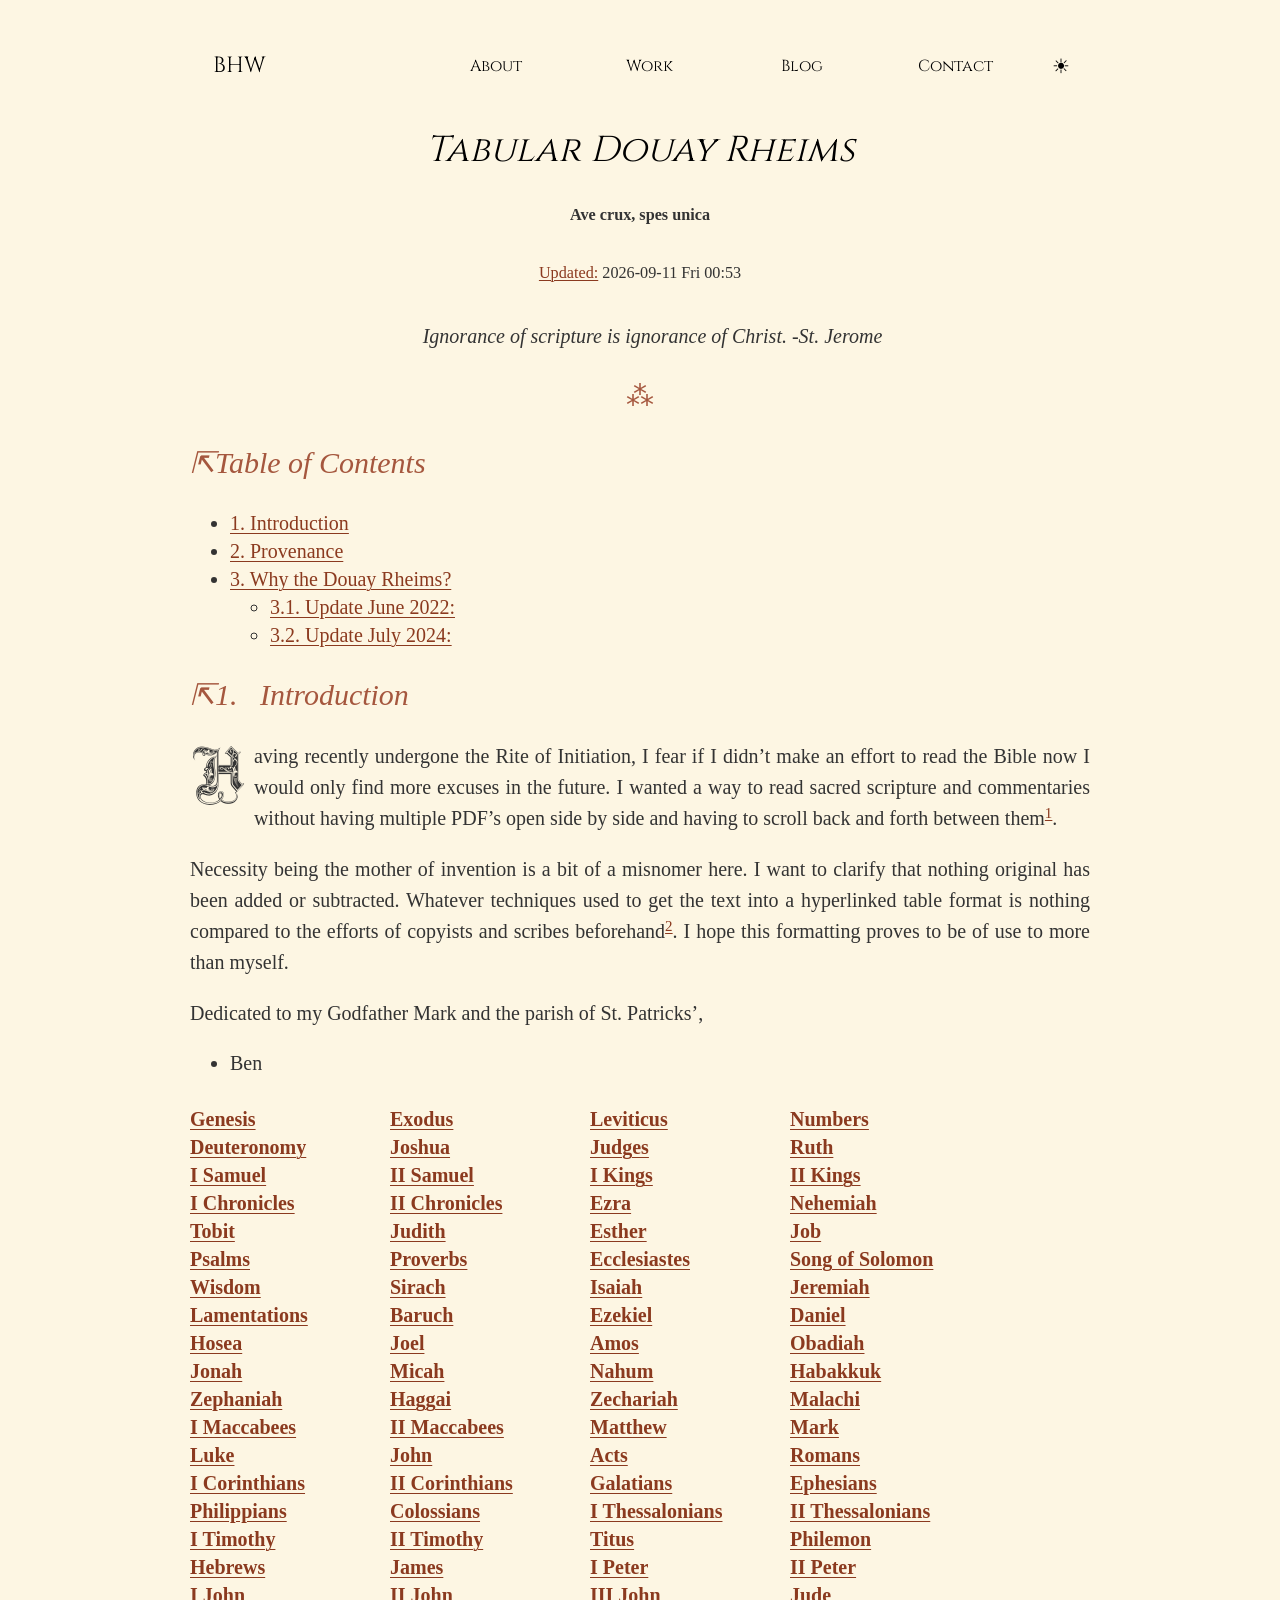
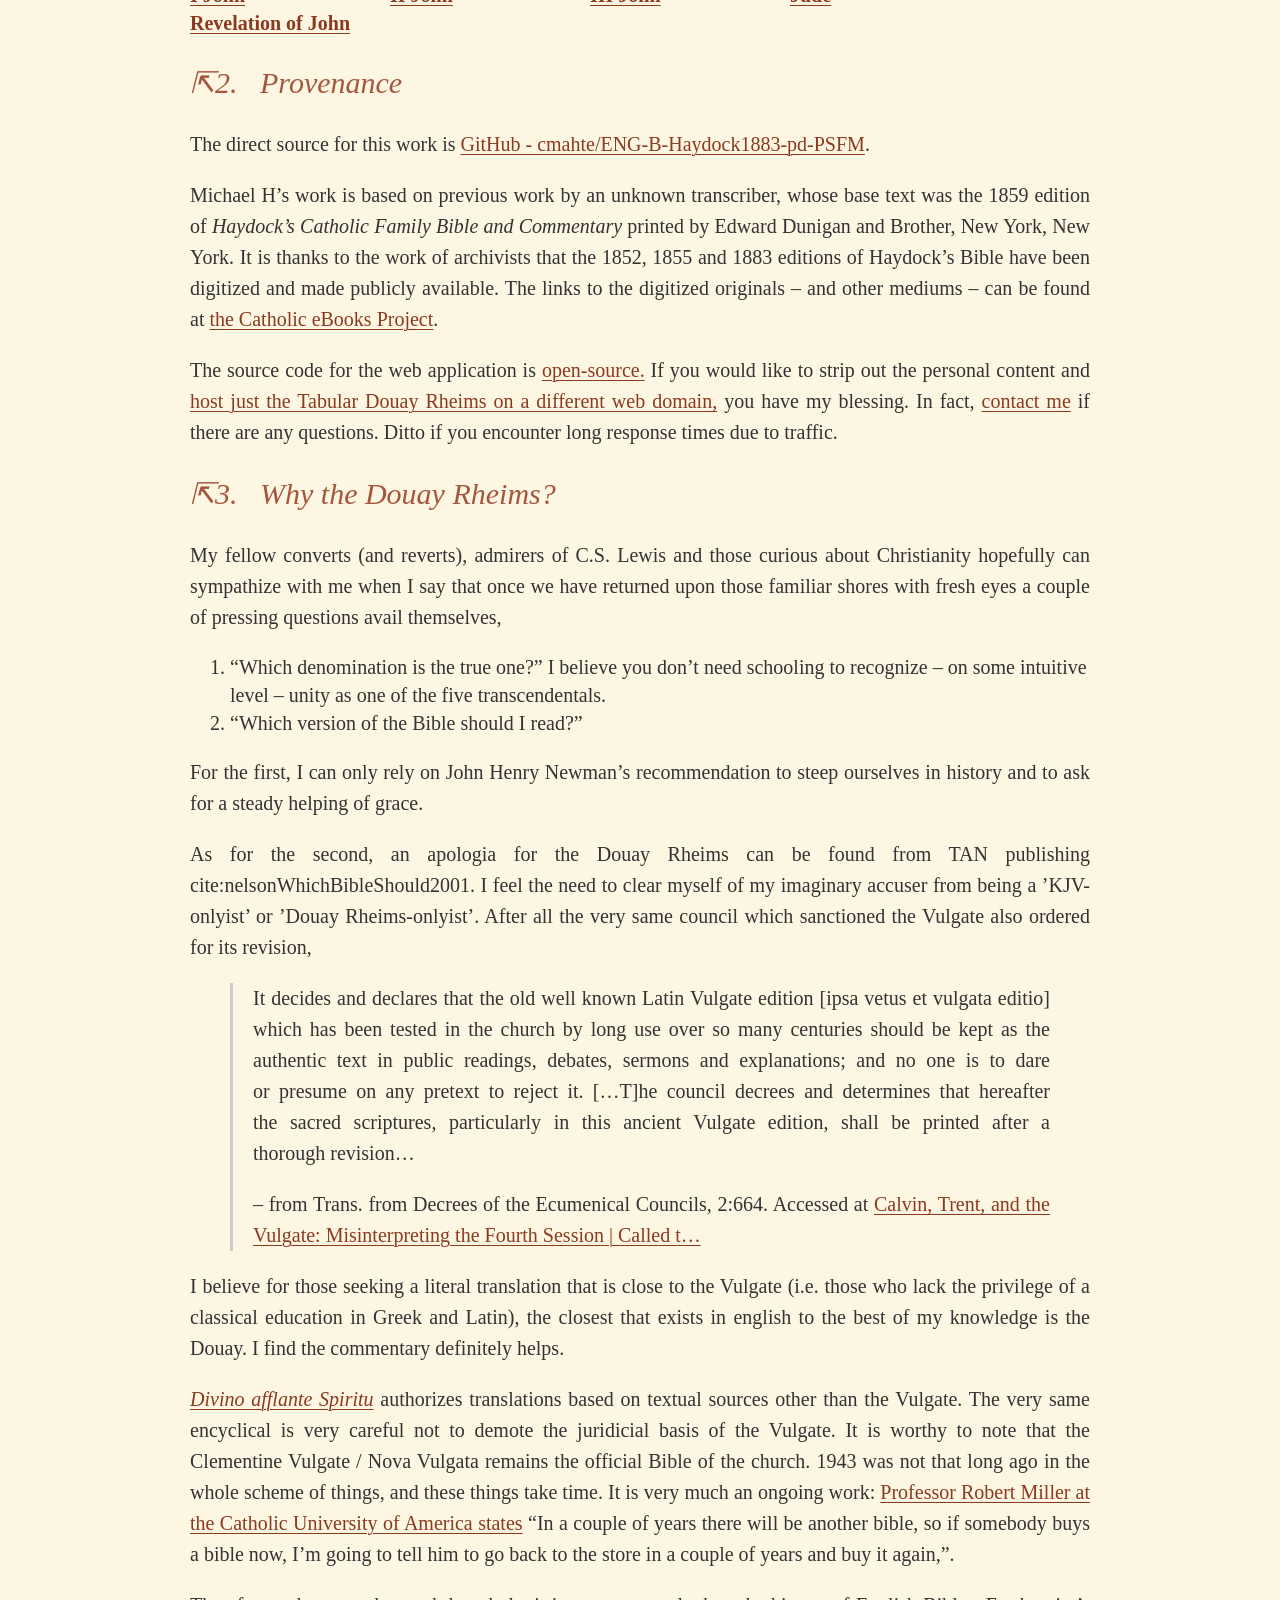
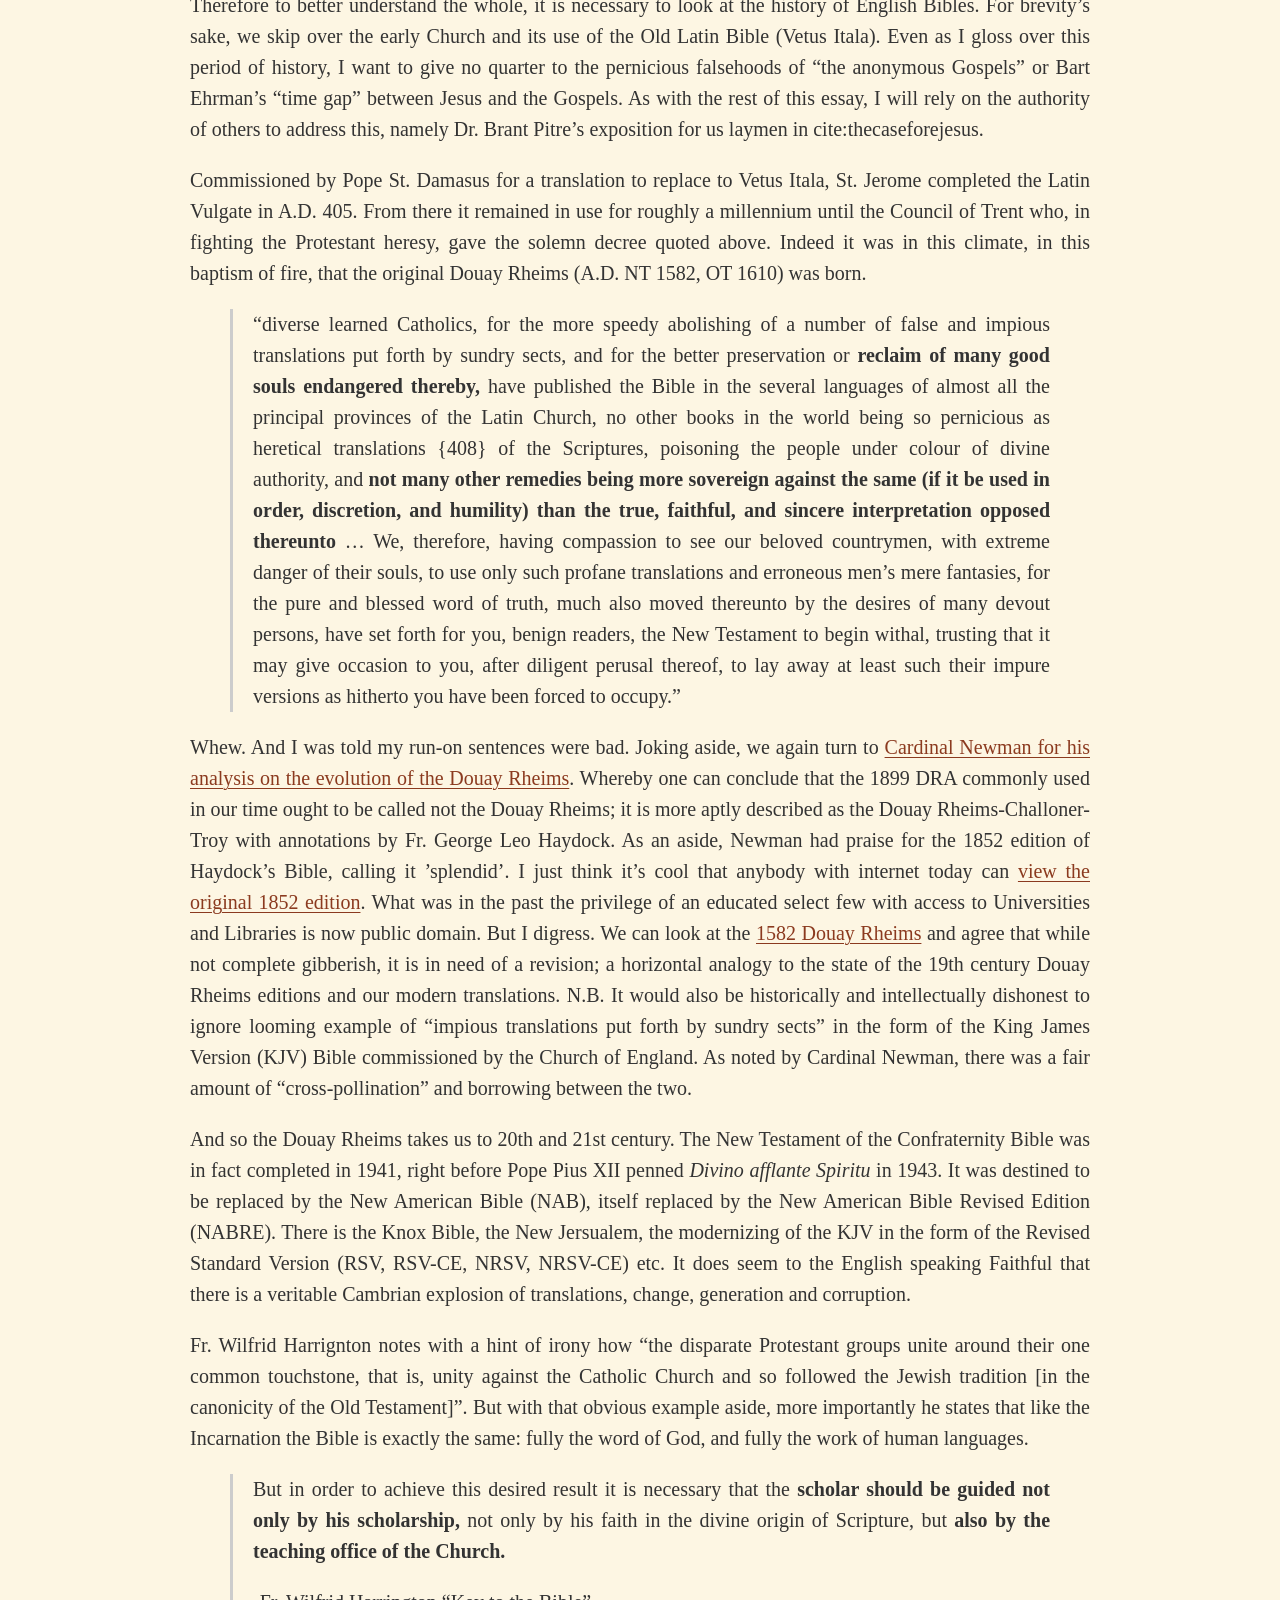
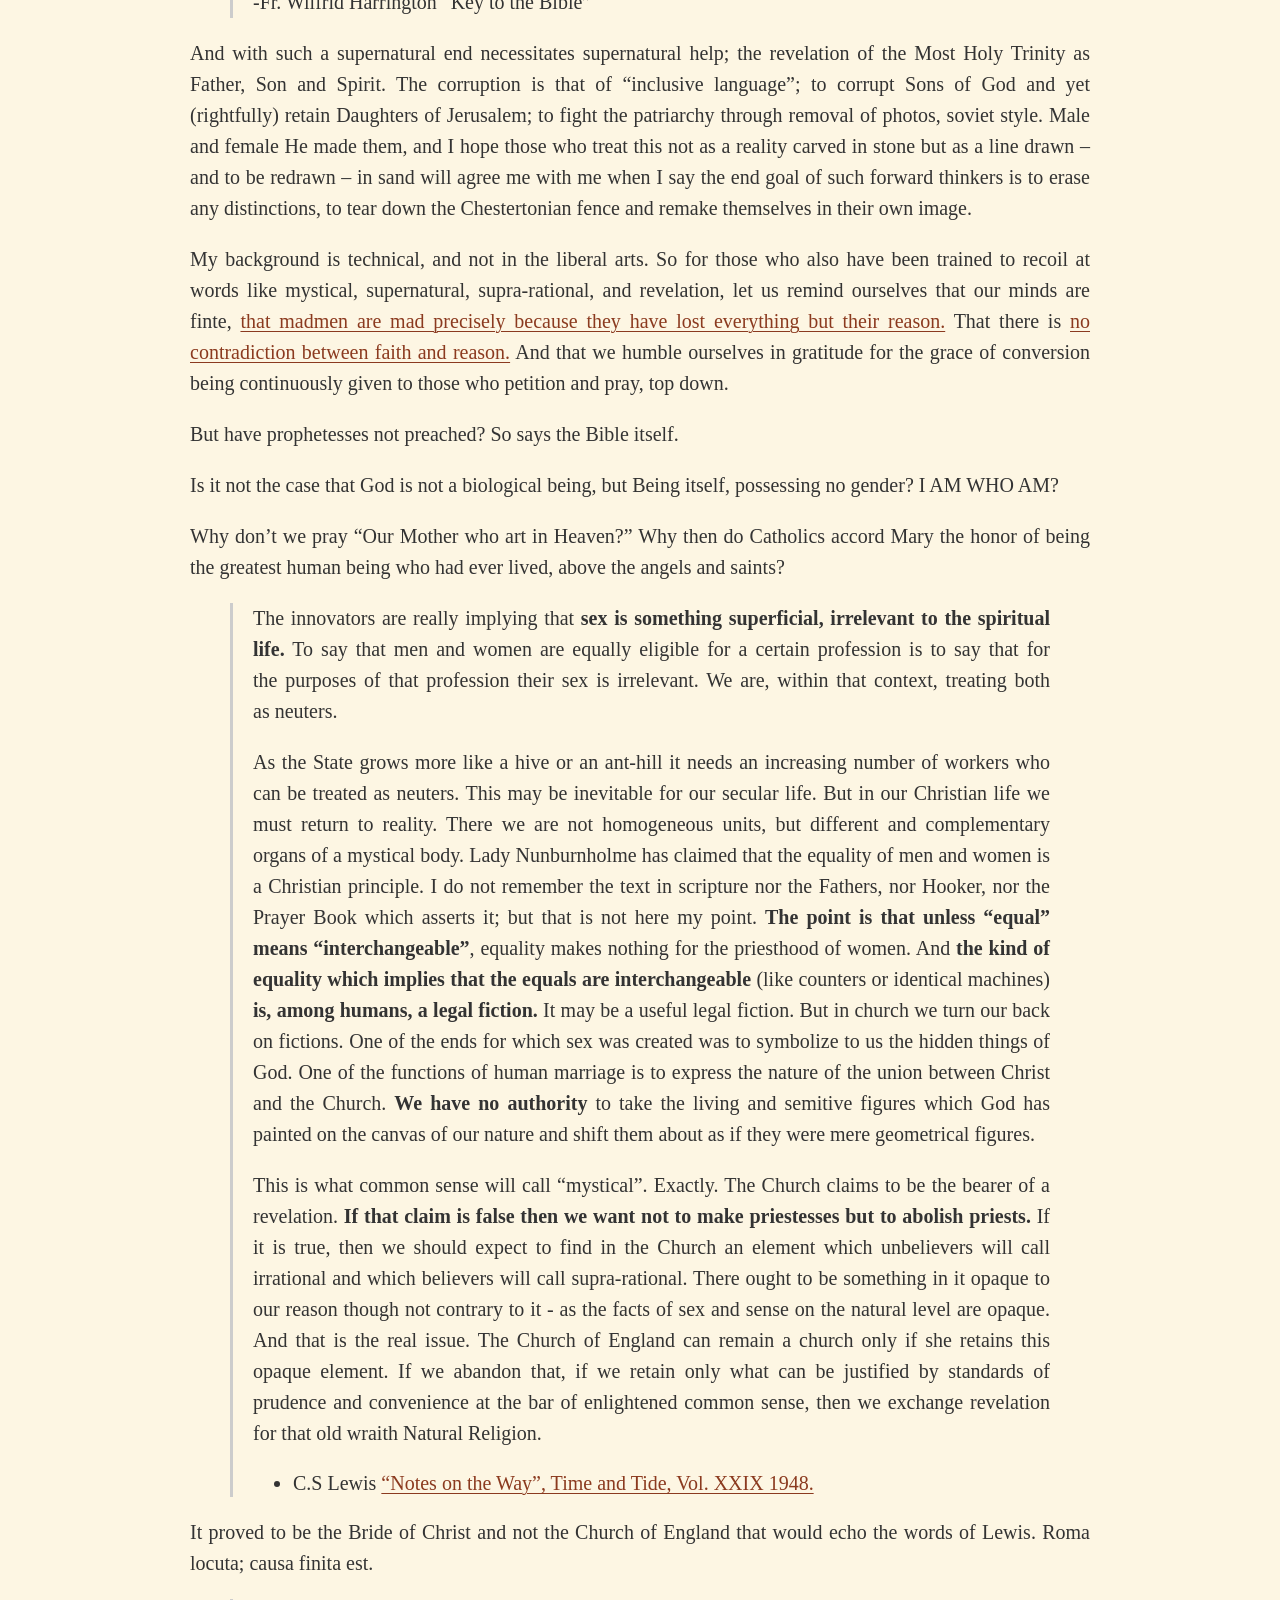
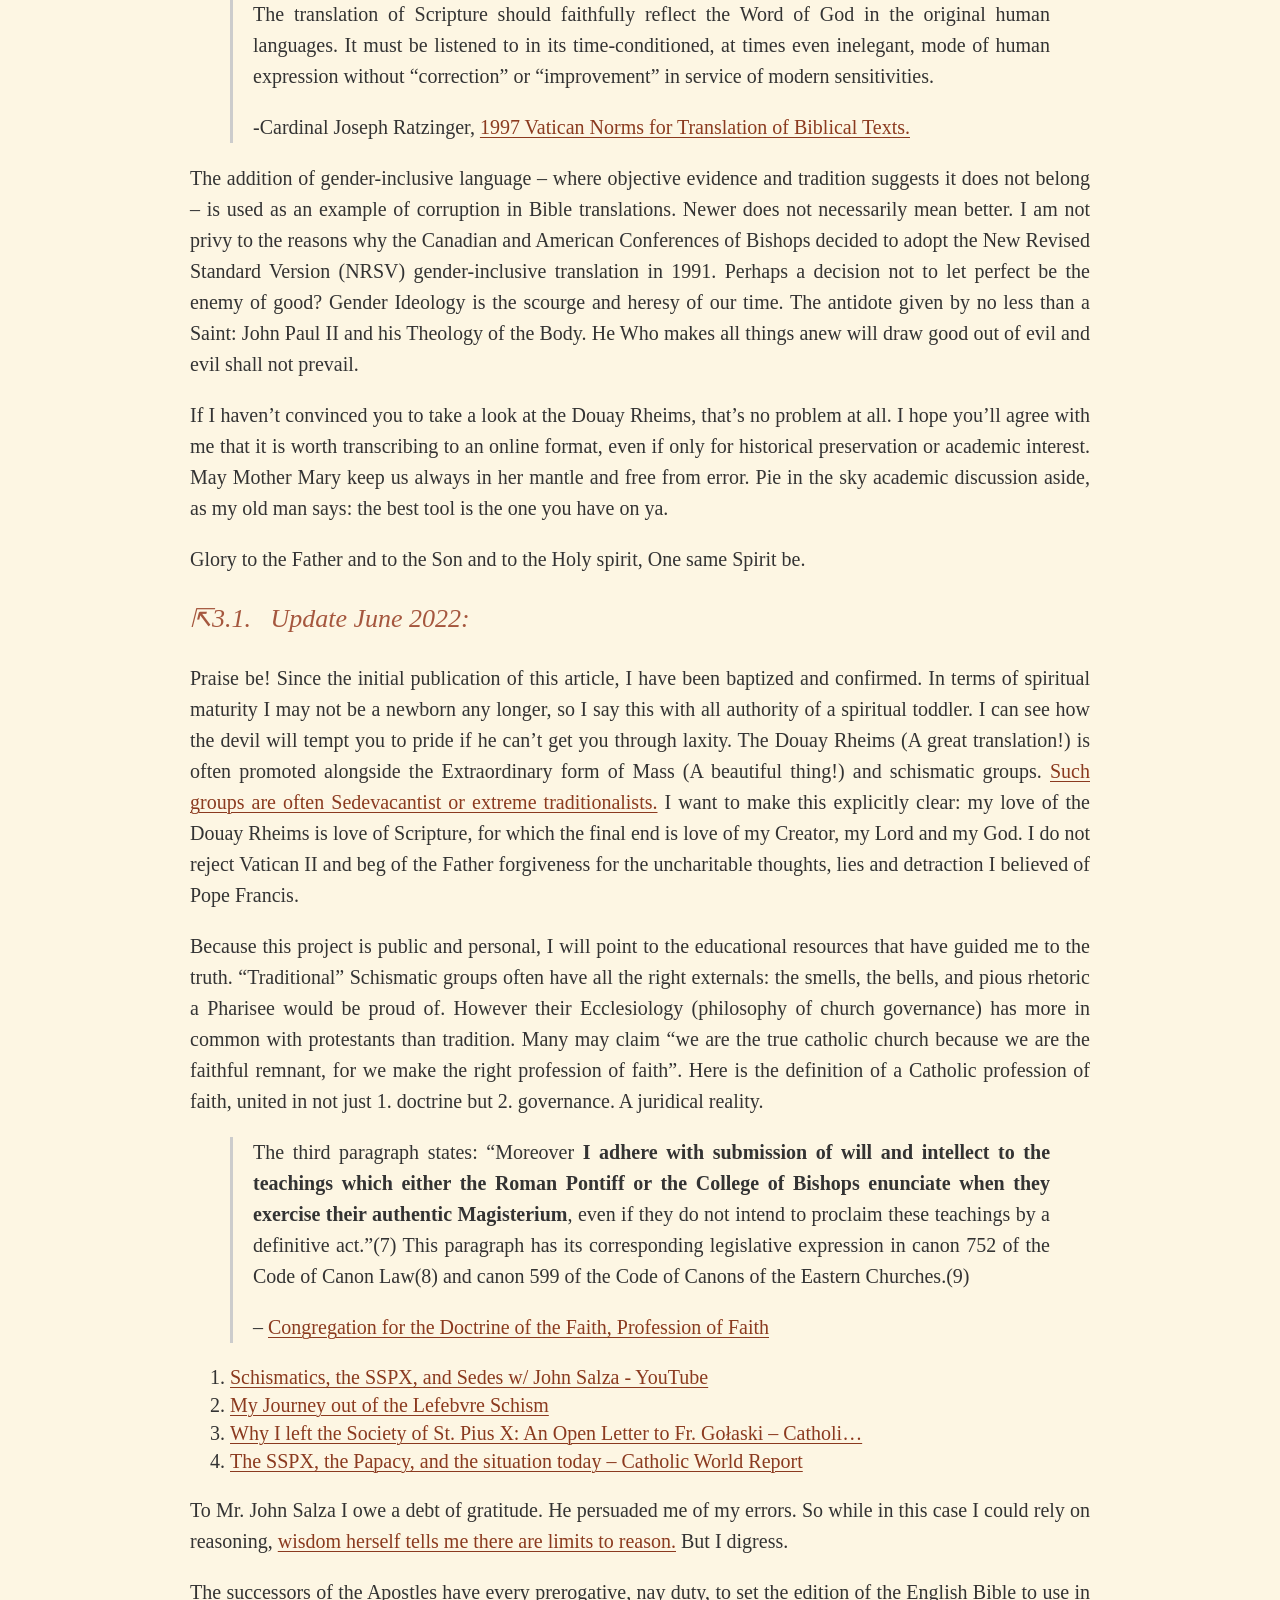
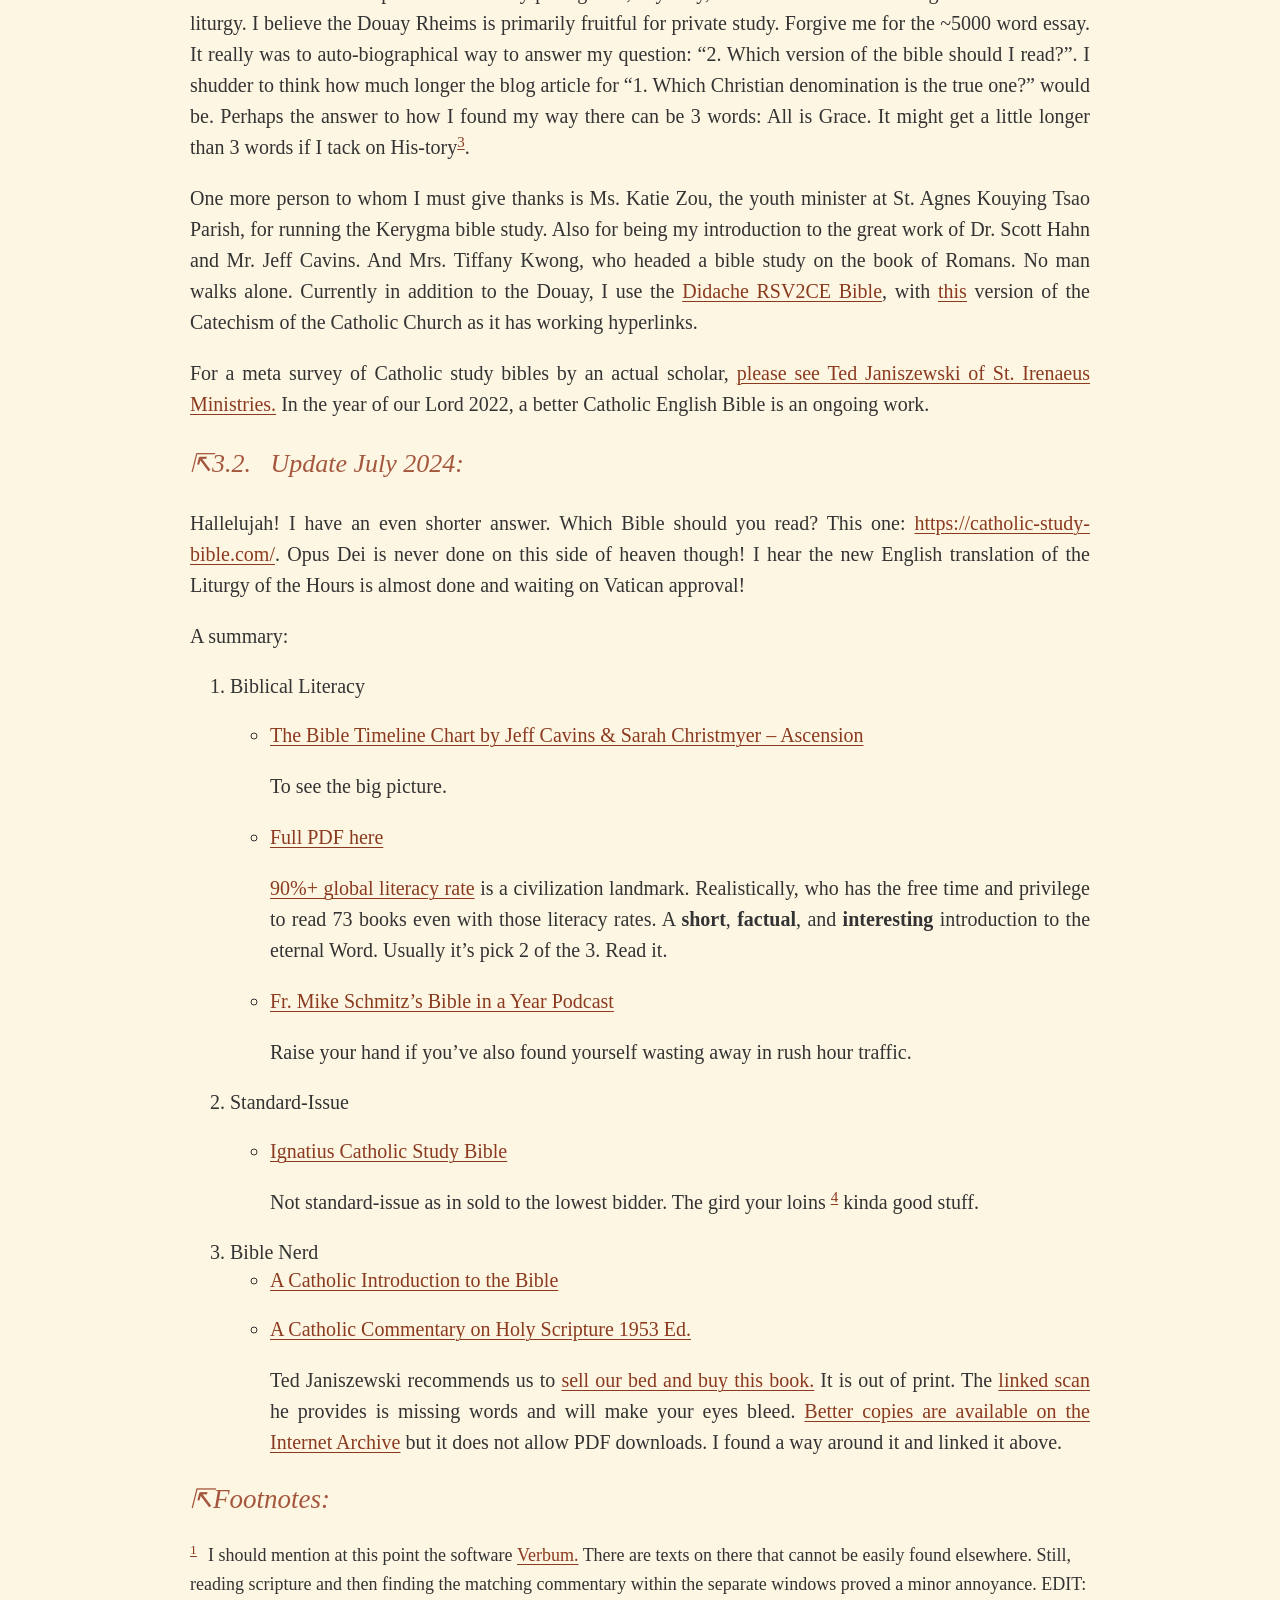
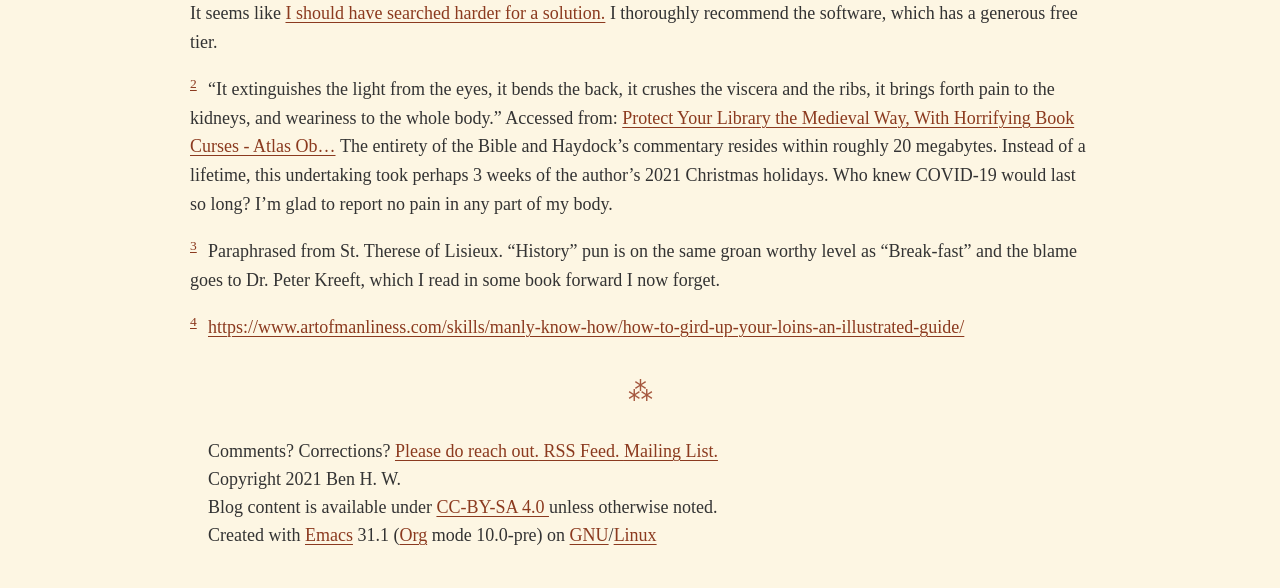
<file: assets/blog/tabular-douay-rheims.html>
<!DOCTYPE html>
<html lang="en">
<head>
<!-- 2026-10-22 Thu 21:02 -->
<meta charset="utf-8">
<meta name="viewport" content="width=device-width, initial-scale=1">
<title>Tabular Douay Rheims</title>
<meta name="author" content="Site Admin.">
<meta name="generator" content="Org Mode">

                      <link rel="stylesheet" type="text/css" href="../global.css"/>
                      <script src="../theme.js"></script>
</head>
<body>
<div id="preamble" class="status">

                                    <div class="header header-fixed">
                                      <div class="navbar container">
                                        <div class="logo"><a href="/">BHW</a></div>
                                        <input type="checkbox" id="navbar-toggle" >
                                        <label for="navbar-toggle"><i></i></label>
                                        <nav class="menu">
                                          <ul>
                                            <li><a href="/about">About</a></li>
                                            <li><a href="/work">Work</a></li>
                                            <li><a href="/assets/blog/archive.html">Blog</a></li>
                                            <li><a href="/contact">Contact</a></li>
                                          </ul>
                                        </nav>
                                        <button type="button" class="theme-toggle" aria-label="Colour theme"></button>
                                      </div>
                                    </div>
                                    <h1 class="title">Tabular Douay Rheims</h1>
                                    <p class="subtitle">Ave crux, spes unica</p> <br/>
                                    <p class="updated"><a href="/contact#article-history">Updated:</a> 2026-09-11 Fri 00:53</p>
</div>
<div id="content" class="content">
<div class="abstract" id="org214ca6b">
<p>

</p>

<p>
Ignorance of scripture is ignorance of Christ. -St. Jerome
</p>

</div>
<p>
<hr/>
</p>
<nav id="table-of-contents" role="doc-toc">
<h2>Table of Contents</h2>
<div id="text-table-of-contents" role="doc-toc">
<ul>
<li><a href="#Introduction">1. Introduction</a></li>
<li><a href="#References">2. Provenance</a></li>
<li><a href="#Why-the-Douay-Rheims">3. Why the Douay Rheims?</a>
<ul>
<li><a href="#ID-20260901T134925.453383">3.1. Update June 2022:</a></li>
<li><a href="#ID-20260901T134925.456096">3.2. Update July 2024:</a></li>
</ul>
</li>
</ul>
</div>
</nav>
<div id="outline-container-Introduction" class="outline-2">
<h2 id="Introduction"><span class="section-number-2">1.</span> Introduction</h2>
<div class="outline-text-2" id="text-Introduction">
<p>
<span class="dropcap">H</span>aving recently undergone the
Rite of Initiation, I fear if I didn&rsquo;t make an effort to read the Bible now I
would only find more excuses in the future. I wanted a way to read sacred
scripture and commentaries without having multiple PDF&rsquo;s open side by side and
having to scroll back and forth between them<sup><a id="fnr.1" class="footref" href="#fn.1" role="doc-backlink">1</a></sup>.
</p>

<p>
Necessity being the mother of invention is a bit of a misnomer here. I want to
clarify that nothing original has been added or subtracted. Whatever techniques
used to get the text into a hyperlinked table format is nothing compared to the
efforts of copyists and scribes beforehand<sup><a id="fnr.2" class="footref" href="#fn.2" role="doc-backlink">2</a></sup>. I hope this formatting proves
to be of use to more than myself.
</p>

<p>
Dedicated to my Godfather Mark and the parish of St. Patricks&rsquo;,
</p>

<ul class="org-ul">
<li>Ben</li>
</ul>

<br>
<div style='overflow:auto'>
<div style='width:200px;float:left'>
<a href='/bible/1-1-1/1-50-25'>
<b>Genesis
</b>
</a>
</div>
<div style='width:200px;float:left'>
<a href='/bible/2-1-1/2-40-36'>
<b>Exodus
</b>
</a>
</div>
<div style='width:200px;float:left'>
<a href='/bible/3-1-1/3-27-34'>
<b>Leviticus
</b>
</a>
</div>
<div style='width:200px;float:left'>
<a href='/bible/4-1-1/4-36-13'>
<b>Numbers
</b>
</a>
</div>
<div style='width:200px;float:left'>
<a href='/bible/5-1-1/5-34-12'>
<b>Deuteronomy
</b>
</a>
</div>
<div style='width:200px;float:left'>
<a href='/bible/6-1-1/6-24-33'>
<b>Joshua
</b>
</a>
</div>
<div style='width:200px;float:left'>
<a href='/bible/7-1-1/7-21-24'>
<b>Judges
</b>
</a>
</div>
<div style='width:200px;float:left'>
<a href='/bible/8-1-1/8-4-22'>
<b>Ruth
</b>
</a>
</div>
<div style='width:200px;float:left'>
<a href='/bible/9-1-1/9-31-13'>
<b>I Samuel
</b>
</a>
</div>
<div style='width:200px;float:left'>
<a href='/bible/10-1-1/10-24-25'>
<b>II Samuel
</b>
</a>
</div>
<div style='width:200px;float:left'>
<a href='/bible/11-1-1/11-22-54'>
<b>I Kings
</b>
</a>
</div>
<div style='width:200px;float:left'>
<a href='/bible/12-1-1/12-25-30'>
<b>II Kings
</b>
</a>
</div>
<div style='width:200px;float:left'>
<a href='/bible/13-1-1/13-29-30'>
<b>I Chronicles
</b>
</a>
</div>
<div style='width:200px;float:left'>
<a href='/bible/14-1-1/14-36-23'>
<b>II Chronicles
</b>
</a>
</div>
<div style='width:200px;float:left'>
<a href='/bible/15-1-1/15-10-44'>
<b>Ezra
</b>
</a>
</div>
<div style='width:200px;float:left'>
<a href='/bible/16-1-1/16-13-31'>
<b>Nehemiah
</b>
</a>
</div>
<div style='width:200px;float:left'>
<a href='/bible/17-1-1/17-14-17'>
<b>Tobit
</b>
</a>
</div>
<div style='width:200px;float:left'>
<a href='/bible/18-1-1/18-16-31'>
<b>Judith
</b>
</a>
</div>
<div style='width:200px;float:left'>
<a href='/bible/19-1-1/19-16-24'>
<b>Esther
</b>
</a>
</div>
<div style='width:200px;float:left'>
<a href='/bible/20-1-1/20-42-16'>
<b>Job
</b>
</a>
</div>
<div style='width:200px;float:left'>
<a href='/bible/21-1-1/21-150-5'>
<b>Psalms
</b>
</a>
</div>
<div style='width:200px;float:left'>
<a href='/bible/22-1-1/22-31-31'>
<b>Proverbs
</b>
</a>
</div>
<div style='width:200px;float:left'>
<a href='/bible/23-1-1/23-12-14'>
<b>Ecclesiastes
</b>
</a>
</div>
<div style='width:200px;float:left'>
<a href='/bible/24-1-1/24-8-14'>
<b>Song of Solomon
</b>
</a>
</div>
<div style='width:200px;float:left'>
<a href='/bible/25-1-1/25-19-20'>
<b>Wisdom
</b>
</a>
</div>
<div style='width:200px;float:left'>
<a href='/bible/26-1-1/26-51-38'>
<b>Sirach
</b>
</a>
</div>
<div style='width:200px;float:left'>
<a href='/bible/27-1-1/27-66-24'>
<b>Isaiah
</b>
</a>
</div>
<div style='width:200px;float:left'>
<a href='/bible/28-1-1/28-52-34'>
<b>Jeremiah
</b>
</a>
</div>
<div style='width:200px;float:left'>
<a href='/bible/29-1-1/29-5-22'>
<b>Lamentations
</b>
</a>
</div>
<div style='width:200px;float:left'>
<a href='/bible/30-1-1/30-6-72'>
<b>Baruch
</b>
</a>
</div>
<div style='width:200px;float:left'>
<a href='/bible/31-1-1/31-48-35'>
<b>Ezekiel
</b>
</a>
</div>
<div style='width:200px;float:left'>
<a href='/bible/32-1-1/32-14-42'>
<b>Daniel
</b>
</a>
</div>
<div style='width:200px;float:left'>
<a href='/bible/33-1-1/33-14-10'>
<b>Hosea
</b>
</a>
</div>
<div style='width:200px;float:left'>
<a href='/bible/34-1-1/34-3-21'>
<b>Joel
</b>
</a>
</div>
<div style='width:200px;float:left'>
<a href='/bible/35-1-1/35-9-15'>
<b>Amos
</b>
</a>
</div>
<div style='width:200px;float:left'>
<a href='/bible/36-1-1/36-1-21'>
<b>Obadiah
</b>
</a>
</div>
<div style='width:200px;float:left'>
<a href='/bible/37-1-1/37-4-11'>
<b>Jonah
</b>
</a>
</div>
<div style='width:200px;float:left'>
<a href='/bible/38-1-1/38-7-20'>
<b>Micah
</b>
</a>
</div>
<div style='width:200px;float:left'>
<a href='/bible/39-1-1/39-3-19'>
<b>Nahum
</b>
</a>
</div>
<div style='width:200px;float:left'>
<a href='/bible/40-1-1/40-3-19'>
<b>Habakkuk
</b>
</a>
</div>
<div style='width:200px;float:left'>
<a href='/bible/41-1-1/41-3-20'>
<b>Zephaniah
</b>
</a>
</div>
<div style='width:200px;float:left'>
<a href='/bible/42-1-1/42-2-24'>
<b>Haggai
</b>
</a>
</div>
<div style='width:200px;float:left'>
<a href='/bible/43-1-1/43-14-21'>
<b>Zechariah
</b>
</a>
</div>
<div style='width:200px;float:left'>
<a href='/bible/44-1-1/44-4-6'>
<b>Malachi
</b>
</a>
</div>
<div style='width:200px;float:left'>
<a href='/bible/45-1-1/45-16-24'>
<b>I Maccabees
</b>
</a>
</div>
<div style='width:200px;float:left'>
<a href='/bible/46-1-1/46-15-40'>
<b>II Maccabees
</b>
</a>
</div>
<div style='width:200px;float:left'>
<a href='/bible/47-1-1/47-28-20'>
<b>Matthew
</b>
</a>
</div>
<div style='width:200px;float:left'>
<a href='/bible/48-1-1/48-16-20'>
<b>Mark
</b>
</a>
</div>
<div style='width:200px;float:left'>
<a href='/bible/49-1-1/49-24-53'>
<b>Luke
</b>
</a>
</div>
<div style='width:200px;float:left'>
<a href='/bible/50-1-1/50-21-25'>
<b>John
</b>
</a>
</div>
<div style='width:200px;float:left'>
<a href='/bible/51-1-1/51-28-31'>
<b>Acts
</b>
</a>
</div>
<div style='width:200px;float:left'>
<a href='/bible/52-1-1/52-16-27'>
<b>Romans
</b>
</a>
</div>
<div style='width:200px;float:left'>
<a href='/bible/53-1-1/53-16-24'>
<b>I Corinthians
</b>
</a>
</div>
<div style='width:200px;float:left'>
<a href='/bible/54-1-1/54-13-13'>
<b>II Corinthians
</b>
</a>
</div>
<div style='width:200px;float:left'>
<a href='/bible/55-1-1/55-6-18'>
<b>Galatians
</b>
</a>
</div>
<div style='width:200px;float:left'>
<a href='/bible/56-1-1/56-6-24'>
<b>Ephesians
</b>
</a>
</div>
<div style='width:200px;float:left'>
<a href='/bible/57-1-1/57-4-23'>
<b>Philippians
</b>
</a>
</div>
<div style='width:200px;float:left'>
<a href='/bible/58-1-1/58-4-18'>
<b>Colossians
</b>
</a>
</div>
<div style='width:200px;float:left'>
<a href='/bible/59-1-1/59-5-28'>
<b>I Thessalonians
</b>
</a>
</div>
<div style='width:200px;float:left'>
<a href='/bible/60-1-1/60-3-18'>
<b>II Thessalonians
</b>
</a>
</div>
<div style='width:200px;float:left'>
<a href='/bible/61-1-1/61-6-21'>
<b>I Timothy
</b>
</a>
</div>
<div style='width:200px;float:left'>
<a href='/bible/62-1-1/62-4-22'>
<b>II Timothy
</b>
</a>
</div>
<div style='width:200px;float:left'>
<a href='/bible/63-1-1/63-3-15'>
<b>Titus
</b>
</a>
</div>
<div style='width:200px;float:left'>
<a href='/bible/64-1-1/64-1-25'>
<b>Philemon
</b>
</a>
</div>
<div style='width:200px;float:left'>
<a href='/bible/65-1-1/65-13-25'>
<b>Hebrews
</b>
</a>
</div>
<div style='width:200px;float:left'>
<a href='/bible/66-1-1/66-5-20'>
<b>James
</b>
</a>
</div>
<div style='width:200px;float:left'>
<a href='/bible/67-1-1/67-5-14'>
<b>I Peter
</b>
</a>
</div>
<div style='width:200px;float:left'>
<a href='/bible/68-1-1/68-3-18'>
<b>II Peter
</b>
</a>
</div>
<div style='width:200px;float:left'>
<a href='/bible/69-1-1/69-5-21'>
<b>I John
</b>
</a>
</div>
<div style='width:200px;float:left'>
<a href='/bible/70-1-1/70-1-13'>
<b>II John
</b>
</a>
</div>
<div style='width:200px;float:left'>
<a href='/bible/71-1-1/71-1-14'>
<b>III John
</b>
</a>
</div>
<div style='width:200px;float:left'>
<a href='/bible/72-1-1/72-1-25'>
<b>Jude
</b>
</a>
</div>
<div style='width:200px;float:left'>
<a href='/bible/73-1-1/73-22-21'>
<b>Revelation of John
</b>
</a>
</div>
</div>
</div>
</div>
<div id="outline-container-References" class="outline-2">
<h2 id="References"><span class="section-number-2">2.</span> Provenance</h2>
<div class="outline-text-2" id="text-References">
<p>
The direct source for this work is <a href="https://github.com/cmahte/ENG-B-Haydock1883-pd-PSFM">GitHub - cmahte/ENG-B-Haydock1883-pd-PSFM</a>.
</p>

<p>
Michael H&rsquo;s work is based on previous work by an unknown transcriber, whose base
text was the 1859 edition of <i>Haydock&rsquo;s Catholic Family Bible and Commentary</i>
printed by Edward Dunigan and Brother, New York, New York. It is thanks to the
work of archivists that the 1852, 1855 and 1883 editions of Haydock&rsquo;s Bible have
been digitized and made publicly available. The links to the digitized originals
&ndash; and other mediums &ndash; can be found at <a href="https://catholicebooks.wordpress.com/2017/09/30/online-ebook-haydocks-catholic-bible-commentary-1859-edition/">the Catholic eBooks Project</a>.
</p>

<p>
The source code for the web application is <a href="https://gitlab.com/bhw/project-isidore">open-source.</a> If you would like to
strip out the personal content and <a href="https://www.bhw.name/assets/blog/project-isidore-doc.html#Can-I-visit-this-website-offline">host just the Tabular Douay Rheims on a
different web domain,</a> you have my blessing. In fact, <a href="https://www.bhw.name/contact">contact me</a> if there are any
questions. Ditto if you encounter long response times due to traffic.
</p>
</div>
</div>
<div id="outline-container-Why-the-Douay-Rheims" class="outline-2">
<h2 id="Why-the-Douay-Rheims"><span class="section-number-2">3.</span> Why the Douay Rheims?</h2>
<div class="outline-text-2" id="text-Why-the-Douay-Rheims">
<p>
My fellow converts (and reverts), admirers of C.S. Lewis and those curious about
Christianity hopefully can sympathize with me when I say that once we have
returned upon those familiar shores with fresh eyes a couple of pressing
questions avail themselves,
</p>

<ol class="org-ol">
<li>&ldquo;Which denomination is the true one?&rdquo; I believe you don&rsquo;t need schooling to
recognize &ndash; on some intuitive level &ndash; unity as one of the five
transcendentals.</li>

<li>&ldquo;Which version of the Bible should I read?&rdquo;</li>
</ol>

<p>
For the first, I can only rely on John Henry Newman&rsquo;s recommendation to steep
ourselves in history and to ask for a steady helping of grace.
</p>

<p>
As for the second, an apologia for the Douay Rheims can be found from TAN
publishing cite:nelsonWhichBibleShould2001. I feel the need to clear myself
of my imaginary accuser from being a &rsquo;KJV-onlyist&rsquo; or &rsquo;Douay Rheims-onlyist&rsquo;.
After all the very same council which sanctioned the Vulgate also ordered for
its revision,
</p>

<blockquote>
<p>
It decides and declares that the old well known Latin Vulgate edition [ipsa
vetus et vulgata editio] which has been tested in the church by long use over so
many centuries should be kept as the authentic text in public readings, debates,
sermons and explanations; and no one is to dare or presume on any pretext to
reject it. […T]he council decrees and determines that hereafter the sacred
scriptures, particularly in this ancient Vulgate edition, shall be printed after
a thorough revision&hellip;
</p>

<p>
&ndash; from Trans. from Decrees of the Ecumenical Councils, 2:664. Accessed at
   <a href="https://www.calledtocommunion.com/2011/06/calvin-trent-and-the-vulgate-misinterpreting-the-fourth-session/#footnote_13_8243">Calvin, Trent, and the Vulgate: Misinterpreting the Fourth Session | Called t&hellip;</a>
</p>
</blockquote>

<p>
I believe for those seeking a literal translation that is close to the Vulgate
(i.e. those who lack the privilege of a classical education in Greek and Latin),
the closest that exists in english to the best of my knowledge is the Douay. I
find the commentary definitely helps.
</p>

<p>
<i><a href="https://www.vatican.va/content/pius-xii/en/encyclicals/documents/hf_p-xii_enc_30091943_divino-afflante-spiritu.html">Divino afflante Spiritu</a></i> authorizes translations based on textual sources
other than the Vulgate. The very same encyclical is very careful not to demote
the juridicial basis of the Vulgate. It is worthy to note that the Clementine
Vulgate / Nova Vulgata remains the official Bible of the church. 1943 was not
that long ago in the whole scheme of things, and these things take time. It is
very much an ongoing work: <a href="https://aleteia.org/2020/06/23/what-is-the-best-edition-of-the-bible-for-catholics">Professor Robert Miller at the Catholic University of
America states</a> &ldquo;In a couple of years there will be another bible, so if somebody
buys a bible now, I&rsquo;m going to tell him to go back to the store in a couple of
years and buy it again,&rdquo;.
</p>

<p>
Therefore to better understand the whole, it is necessary to look at the history
of English Bibles. For brevity&rsquo;s sake, we skip over the early Church and its use
of the Old Latin Bible (Vetus Itala). Even as I gloss over this period of
history, I want to give no quarter to the pernicious falsehoods of &ldquo;the
anonymous Gospels&rdquo; or Bart Ehrman&rsquo;s &ldquo;time gap&rdquo; between Jesus and the Gospels. As
with the rest of this essay, I will rely on the authority of others to address
this, namely Dr. Brant Pitre&rsquo;s exposition for us laymen in
cite:thecaseforejesus.
</p>

<p>
Commissioned by Pope St. Damasus for a translation to replace to Vetus Itala,
St. Jerome completed the Latin Vulgate in A.D. 405. From there it remained in
use for roughly a millennium until the Council of Trent who, in fighting the
Protestant heresy, gave the solemn decree quoted above. Indeed it was in this
climate, in this baptism of fire, that the original Douay Rheims (A.D. NT 1582,
OT 1610) was born.
</p>

<blockquote>
<p>
&ldquo;diverse learned Catholics, for the more speedy abolishing of a number of false
and impious translations put forth by sundry sects, and for the better
preservation or <b>reclaim of many good souls endangered thereby,</b> have published
the Bible in the several languages of almost all the principal provinces of the
Latin Church, no other books in the world being so pernicious as heretical
translations {408} of the Scriptures, poisoning the people under colour of
divine authority, and <b>not many other remedies being more sovereign against the
same (if it be used in order, discretion, and humility) than the true, faithful,</b>
<b>and sincere interpretation opposed thereunto</b> &hellip; We, therefore, having
compassion to see our beloved countrymen, with extreme danger of their souls, to
use only such profane translations and erroneous men&rsquo;s mere fantasies, for the
pure and blessed word of truth, much also moved thereunto by the desires of many
devout persons, have set forth for you, benign readers, the New Testament to
begin withal, trusting that it may give occasion to you, after diligent perusal
thereof, to lay away at least such their impure versions as hitherto you have
been forced to occupy.&rdquo;
</p>
</blockquote>

<p>
Whew. And I was told my run-on sentences were bad. Joking aside, we again turn
to <a href="https://www.newmanreader.org/works/tracts/douayrheims.html">Cardinal Newman for his analysis on the evolution of the Douay Rheims</a>.
Whereby one can conclude that the 1899 DRA commonly used in our time ought to be
called not the Douay Rheims; it is more aptly described as the Douay
Rheims-Challoner-Troy with annotations by Fr. George Leo Haydock. As an aside,
Newman had praise for the 1852 edition of Haydock&rsquo;s Bible, calling it
&rsquo;splendid&rsquo;. I just think it&rsquo;s cool that anybody with internet today can <a href="https://babel.hathitrust.org/cgi/pt?id=nyp.33433017068051&amp;view=1up&amp;seq=25&amp;skin=2021">view the
original 1852 edition</a>. What was in the past the privilege of an educated select
few with access to Universities and Libraries is now public domain. But I
digress. We can look at the <a href="https://archive.org/details/1582DouaiRheimsDouayRheimsFirstEdition1Of31609OldTestament/page/n537/mode/2up">1582 Douay Rheims</a> and agree that while not complete
gibberish, it is in need of a revision; a horizontal analogy to the state of the
19th century Douay Rheims editions and our modern translations. N.B. It would
also be historically and intellectually dishonest to ignore looming example of
&ldquo;impious translations put forth by sundry sects&rdquo; in the form of the King James
Version (KJV) Bible commissioned by the Church of England. As noted by Cardinal
Newman, there was a fair amount of &ldquo;cross-pollination&rdquo; and borrowing between the
two.
</p>

<p>
And so the Douay Rheims takes us to 20th and 21st century. The New Testament of
the Confraternity Bible was in fact completed in 1941, right before Pope Pius
XII penned <i>Divino afflante Spiritu</i> in 1943. It was destined to be replaced by
the New American Bible (NAB), itself replaced by the New American Bible Revised
Edition (NABRE). There is the Knox Bible, the New Jersualem, the modernizing of
the KJV in the form of the Revised Standard Version (RSV, RSV-CE, NRSV, NRSV-CE)
etc. It does seem to the English speaking Faithful that there is a veritable
Cambrian explosion of translations, change, generation and corruption.
</p>

<p>
Fr. Wilfrid Harrignton notes with a hint of irony how &ldquo;the disparate Protestant
groups unite around their one common touchstone, that is, unity against the
Catholic Church and so followed the Jewish tradition [in the canonicity of the
Old Testament]&rdquo;. But with that obvious example aside, more importantly he states
that like the Incarnation the Bible is exactly the same: fully the word of God,
and fully the work of human languages.
</p>

<blockquote>
<p>
But in order to achieve this desired result it is necessary that the <b>scholar
should be guided not only by his scholarship,</b> not only by his faith in the
divine origin of Scripture, but <b>also by the teaching office of the Church.</b>
</p>

<p>
-Fr. Wilfrid Harrington &ldquo;Key to the Bible&rdquo;
</p>
</blockquote>

<p>
And with such a supernatural end necessitates supernatural help; the revelation
of the Most Holy Trinity as Father, Son and Spirit. The corruption is that of
&ldquo;inclusive language&rdquo;; to corrupt Sons of God and yet (rightfully) retain
Daughters of Jerusalem; to fight the patriarchy through removal of photos,
soviet style. Male and female He made them, and I hope those who treat this not
as a reality carved in stone but as a line drawn &ndash; and to be redrawn &ndash; in sand
will agree me with me when I say the end goal of such forward thinkers is to
erase any distinctions, to tear down the Chestertonian fence and remake
themselves in their own image.
</p>

<p>
My background is technical, and not in the liberal arts. So for those who also
have been trained to recoil at words like mystical, supernatural,
supra-rational, and revelation, let us remind ourselves that our minds are
finte, <a href="https://www.goodreads.com/quotes/5299229-imagination-does-not-breed-insanity-exactly-what-does-breed-insanity">that madmen are mad precisely because they have lost everything but their
reason.</a> That there is <a href="https://aquinas101.thomisticinstitute.org/saint-thomas-on-faith-and-reason">no contradiction between faith and reason.</a> And that we
humble ourselves in gratitude for the grace of conversion being continuously
given to those who petition and pray, top down.
</p>

<p>
But have prophetesses not preached? So says the Bible itself.
</p>

<p>
Is it not the case that God is not a biological being, but Being itself,
possessing no gender? I AM WHO AM?
</p>

<p>
Why don&rsquo;t we pray &ldquo;Our Mother who art in Heaven?&rdquo; Why then do Catholics accord
Mary the honor of being the greatest human being who had ever lived, above the
angels and saints?
</p>

<blockquote>
<p>
The innovators are really implying that <b>sex is something superficial, irrelevant
to the spiritual life.</b> To say that men and women are equally eligible for a
certain profession is to say that for the purposes of that profession their sex
is irrelevant. We are, within that context, treating both as neuters.
</p>

<p>
As the State grows more like a hive or an ant-hill it needs an increasing number
of workers who can be treated as neuters. This may be inevitable for our secular
life. But in our Christian life we must return to reality. There we are not
homogeneous units, but different and complementary organs of a mystical body.
Lady Nunburnholme has claimed that the equality of men and women is a Christian
principle. I do not remember the text in scripture nor the Fathers, nor Hooker,
nor the Prayer Book which asserts it; but that is not here my point. <b>The point
is that unless &ldquo;equal&rdquo; means &ldquo;interchangeable&rdquo;</b>, equality makes nothing for the
priesthood of women. And <b>the kind of equality which implies that the equals are
interchangeable</b> (like counters or identical machines) <b>is, among humans, a legal
fiction.</b> It may be a useful legal fiction. But in church we turn our back on
fictions. One of the ends for which sex was created was to symbolize to us the
hidden things of God. One of the functions of human marriage is to express the
nature of the union between Christ and the Church. <b>We have no authority</b> to take
the living and semitive figures which God has painted on the canvas of our
nature and shift them about as if they were mere geometrical figures.
</p>

<p>
This is what common sense will call &ldquo;mystical&rdquo;. Exactly. The Church claims to be
the bearer of a revelation. <b>If that claim is false then we want not to make
priestesses but to abolish priests.</b> If it is true, then we should expect to find
in the Church an element which unbelievers will call irrational and which
believers will call supra-rational. There ought to be something in it opaque to
our reason though not contrary to it - as the facts of sex and sense on the
natural level are opaque. And that is the real issue. The Church of England can
remain a church only if she retains this opaque element. If we abandon that, if
we retain only what can be justified by standards of prudence and convenience at
the bar of enlightened common sense, then we exchange revelation for that old
wraith Natural Religion.
</p>

<ul class="org-ul">
<li>C.S Lewis <a href="http://www.episcopalnet.org/TRACTS/priestesses.html">&ldquo;Notes on the Way&rdquo;, Time and Tide, Vol. XXIX 1948.</a></li>
</ul>
</blockquote>

<p>
It proved to be the Bride of Christ and not the Church of England that would
echo the words of Lewis. Roma locuta; causa finita est.
</p>

<blockquote>
<p>
The translation of Scripture should faithfully reflect the Word of God in the
original human languages. It must be listened to in its time-conditioned, at
times even inelegant, mode of human expression without “correction” or
“improvement” in service of modern sensitivities.
</p>

<p>
-Cardinal Joseph Ratzinger, <a href="https://www.bible-researcher.com/vatican-norms.html">1997 Vatican Norms for Translation of Biblical Texts.</a>
</p>
</blockquote>

<p>
The addition of gender-inclusive language &ndash; where objective evidence and
tradition suggests it does not belong &ndash; is used as an example of corruption in
Bible translations. Newer does not necessarily mean better. I am not privy to
the reasons why the Canadian and American Conferences of Bishops decided to
adopt the New Revised Standard Version (NRSV) gender-inclusive translation
in 1991. Perhaps a decision not to let perfect be the enemy of good? Gender
Ideology is the scourge and heresy of our time. The antidote given by no less
than a Saint: John Paul II and his Theology of the Body. He Who makes all things
anew will draw good out of evil and evil shall not prevail.
</p>

<p>
If I haven&rsquo;t convinced you to take a look at the Douay Rheims, that&rsquo;s no problem
at all. I hope you&rsquo;ll agree with me that it is worth transcribing to an online
format, even if only for historical preservation or academic interest. May
Mother Mary keep us always in her mantle and free from error. Pie in the sky
academic discussion aside, as my old man says: the best tool is the one you have
on ya.
</p>

<p>
Glory to the Father and to the Son and to the Holy spirit, One same Spirit be.
</p>
</div>
<div id="outline-container-ID-20260901T134925.453383" class="outline-3">
<h3 id="ID-20260901T134925.453383"><span class="section-number-3">3.1.</span> Update June 2022:</h3>
<div class="outline-text-3" id="text-3-1">
<p>
Praise be! Since the initial publication of this article, I have been baptized
and confirmed. In terms of spiritual maturity I may not be a newborn any longer,
so I say this with all authority of a spiritual toddler. I can see how the devil
will tempt you to pride if he can&rsquo;t get you through laxity. The Douay Rheims (A
great translation!) is often promoted alongside the Extraordinary form of Mass
(A beautiful thing!) and schismatic groups. <a href="https://www.catholic.com/video/the-errors-of-sedevacantism">Such groups are often Sedevacantist
or extreme traditionalists.</a> I want to make this explicitly clear: my love of the
Douay Rheims is love of Scripture, for which the final end is love of my
Creator, my Lord and my God. I do not reject Vatican II and beg of the Father
forgiveness for the uncharitable thoughts, lies and detraction I believed of
Pope Francis.
</p>

<p>
Because this project is public and personal, I will point to the educational
resources that have guided me to the truth. &ldquo;Traditional&rdquo; Schismatic groups
often have all the right externals: the smells, the bells, and pious rhetoric a
Pharisee would be proud of. However their Ecclesiology (philosophy of church
governance) has more in common with protestants than tradition. Many may claim
&ldquo;we are the true catholic church because we are the faithful remnant, for we
make the right profession of faith&rdquo;. Here is the definition of a Catholic
profession of faith, united in not just 1. doctrine but 2. governance. A
juridical reality.
</p>

<blockquote>
<p>
The third paragraph states: “Moreover <b>I adhere with submission of will and</b>
<b>intellect to the teachings which either the Roman Pontiff or the College of
Bishops enunciate when they exercise their authentic Magisterium</b>, even if they
do not intend to proclaim these teachings by a definitive act.”(7) This
paragraph has its corresponding legislative expression in canon 752 of the Code
of Canon Law(8) and canon 599 of the Code of Canons of the Eastern Churches.(9)
</p>

<p>
&ndash; <a href="https://www.vatican.va/roman_curia/congregations/cfaith/documents/rc_con_cfaith_doc_1998_professio-fidei_en.html">Congregation for the Doctrine of the Faith, Profession of Faith</a>
</p>
</blockquote>

<ol class="org-ol">
<li><a href="https://www.youtube.com/watch?v=gd0OhVy1JtM">Schismatics, the SSPX, and Sedes w/ John Salza - YouTube</a></li>
<li><a href="https://www.catholiceducation.org/en/religion-and-philosophy/apologetics/my-journey-out-of-the-lefebvre-schism.html">My Journey out of the Lefebvre Schism</a></li>
<li><a href="https://www.catholicworldreport.com/2022/01/10/why-i-left-the-society-of-st-pius-x-an-open-letter-to-fr-golaski/">Why I left the Society of St. Pius X: An Open Letter to Fr. Gołaski – Catholi&hellip;</a></li>
<li><a href="https://www.catholicworldreport.com/2023/06/21/the-sspx-the-papacy-and-the-situation-today/">The SSPX, the Papacy, and the situation today – Catholic World Report</a></li>
</ol>

<p>
To Mr. John Salza I owe a debt of gratitude. He persuaded me of my errors. So
while in this case I could rely on reasoning, <a href="https://catholicherald.co.uk/a-slippery-slope-the-devout-extremists-irrational-reason/">wisdom herself tells me there are
limits to reason.</a> But I digress.
</p>

<p>
The successors of the Apostles have every prerogative, nay duty, to set the
edition of the English Bible to use in liturgy. I believe the Douay Rheims is
primarily fruitful for private study. Forgive me for the ~5000 word essay. It
really was to auto-biographical way to answer my question: &ldquo;2. Which version of
the bible should I read?&rdquo;. I shudder to think how much longer the blog article
for &ldquo;1. Which Christian denomination is the true one?&rdquo; would be. Perhaps the
answer to how I found my way there can be 3 words: All is Grace. It might get a
little longer than 3 words if I tack on His-tory<sup><a id="fnr.3" class="footref" href="#fn.3" role="doc-backlink">3</a></sup>.
</p>

<p>
One more person to whom I must give thanks is Ms. Katie Zou, the youth minister
at St. Agnes Kouying Tsao Parish, for running the Kerygma bible study. Also for
being my introduction to the great work of Dr. Scott Hahn and Mr. Jeff Cavins. And
Mrs. Tiffany Kwong, who headed a bible study on the book of Romans. No man walks
alone. Currently in addition to the Douay, I use the <a href="https://ignatius.com/the-didache-bible-with-commentaries-based-on-the-catechism-of-the-catholic-church-digital-dbibe/">Didache RSV2CE Bible</a>, with
<a href="https://www.bhw.name/assets/catholicchurchCatechismCatholicChurch2000.pdf">this</a> version of the Catechism of the Catholic Church as it has working
hyperlinks.
</p>

<p>
For a meta survey of Catholic study bibles by an actual scholar, <a href="https://www.youtube.com/watch?v=70BRXzoHAdU%20">please see Ted
Janiszewski of St. Irenaeus Ministries.</a> In the year of our Lord 2022, a better
Catholic English Bible is an ongoing work.
</p>
</div>
</div>
<div id="outline-container-ID-20260901T134925.456096" class="outline-3">
<h3 id="ID-20260901T134925.456096"><span class="section-number-3">3.2.</span> Update July 2024:</h3>
<div class="outline-text-3" id="text-3-2">
<p>
Hallelujah! I have an even shorter answer. Which Bible should you read? This
one: <a href="https://catholic-study-bible.com/">https://catholic-study-bible.com/</a>. Opus Dei is never done on this side of
heaven though! I hear the new English translation of the Liturgy of the Hours is
almost done and waiting on Vatican approval!
</p>

<p>
A summary:
</p>

<ol class="org-ol">
<li>Biblical Literacy

<ul class="org-ul">
<li><p>
<a href="https://ascensionpress.com/products/great-adventure-bible-timeline-chart">The Bible Timeline Chart by Jeff Cavins &amp; Sarah Christmyer – Ascension</a>
</p>

<p>
To see the big picture.
</p></li>

<li><p>
<a href="https://archive.org/details/you-can-understand-biblie-peter-kreeft/page/n5/mode/2up">Full PDF here</a>
</p>

<p>
<a href="https://en.wikipedia.org/wiki/List_of_countries_by_literacy_rate">90%+ global literacy rate</a> is a civilization landmark. Realistically, who
has the free time and privilege to read 73 books even with those literacy
rates. A <b>short</b>, <b>factual</b>, and <b>interesting</b> introduction to the eternal
Word. Usually it&rsquo;s pick 2 of the 3. Read it.
</p></li>

<li><p>
<a href="https://open.spotify.com/show/4Pppt42NPK2XzKwNIoW7BR">Fr. Mike Schmitz&rsquo;s Bible in a Year Podcast</a>
</p>

<p>
Raise your hand if you&rsquo;ve also found yourself wasting away in rush hour
traffic.
</p></li>
</ul></li>

<li>Standard-Issue

<ul class="org-ul">
<li><p>
<a href="https://ignatius.com/ignatius-catholic-study-bible-2h/">Ignatius Catholic Study Bible</a>
</p>

<p>
Not standard-issue as in sold to the lowest bidder. The gird your loins <sup><a id="fnr.4" class="footref" href="#fn.4" role="doc-backlink">4</a></sup>
kinda good stuff.
</p></li>
</ul></li>

<li>Bible Nerd

<ul class="org-ul">
<li><a href="https://ignatius.com/a-catholic-introduction-to-the-bible-ioth/">A Catholic Introduction to the Bible</a></li>

<li><p>
<a href="https://drive.google.com/file/d/17PlmnSmvMA82THXIMHu49jAQHh-0hVCj/view?usp=sharing">A Catholic Commentary on Holy Scripture 1953 Ed.</a>
</p>

<p>
Ted Janiszewski recommends us to <a href="https://www.youtube.com/watch?v=70BRXzoHAdU&amp;t=1894s">sell our bed and buy this book.</a> It is out
of print. The <a href="https://archive.org/details/in.ernet.dli.2015.325859/">linked scan</a> he provides is missing words and will make your
eyes bleed. <a href="https://archive.org/details/catholiccommenta0000orch/">Better copies are available on the Internet Archive</a> but it does
not allow PDF downloads. I found a way around it and linked it above.
</p></li>
</ul></li>
</ol>
</div>
</div>
</div>
<div id="footnotes">
<h2 class="footnotes">Footnotes: </h2>
<div id="text-footnotes">

<div class="footdef"><sup><a id="fn.1" class="footnum" href="#fnr.1" role="doc-backlink">1</a></sup> <div class="footpara" role="doc-footnote"><p class="footpara">
I should mention at this point the software <a href="https://verbum.com/">Verbum.</a> There are texts on there
that cannot be easily found elsewhere. Still, reading scripture and then finding
the matching commentary within the separate windows proved a minor annoyance.
EDIT: It seems like <a href="https://support.verbum.com/hc/en-us/articles/360018533432-Link-Sets">I should have searched harder for a solution.</a> I thoroughly
recommend the software, which has a generous free tier.
</p></div></div>

<div class="footdef"><sup><a id="fn.2" class="footnum" href="#fnr.2" role="doc-backlink">2</a></sup> <div class="footpara" role="doc-footnote"><p class="footpara">
“It extinguishes the light from the eyes, it bends the back, it crushes
the viscera and the ribs, it brings forth pain to the kidneys, and weariness to
the whole body.” Accessed from: <a href="https://www.atlasobscura.com/articles/protect-your-library-the-medieval-way-with-horrifying-book-curses">Protect Your Library the Medieval Way, With
Horrifying Book Curses - Atlas Ob&hellip;</a>
</p>

<p class="footpara">
The entirety of the Bible and Haydock&rsquo;s commentary resides within roughly 20
megabytes. Instead of a lifetime, this undertaking took perhaps 3 weeks of the
author&rsquo;s 2021 Christmas holidays. Who knew COVID-19 would last so long? I&rsquo;m glad
to report no pain in any part of my body.
</p></div></div>

<div class="footdef"><sup><a id="fn.3" class="footnum" href="#fnr.3" role="doc-backlink">3</a></sup> <div class="footpara" role="doc-footnote"><p class="footpara">
Paraphrased from St. Therese of Lisieux. &ldquo;History&rdquo; pun is on the same
groan worthy level as &ldquo;Break-fast&rdquo; and the blame goes to Dr. Peter Kreeft, which
I read in some book forward I now forget.
</p></div></div>

<div class="footdef"><sup><a id="fn.4" class="footnum" href="#fnr.4" role="doc-backlink">4</a></sup> <div class="footpara" role="doc-footnote"><p class="footpara">
<a href="https://www.artofmanliness.com/skills/manly-know-how/how-to-gird-up-your-loins-an-illustrated-guide/">https://www.artofmanliness.com/skills/manly-know-how/how-to-gird-up-your-loins-an-illustrated-guide/</a>
</p></div></div>


</div>
</div></div>
<div id="postamble" class="status">
<script>
                              const headers = Array.from( document.querySelectorAll('h2, h3, h4, h5, h6') );

                              headers.forEach( header => {
                                header.insertAdjacentHTML('afterbegin',
                                 '<a href="#table-of-contents">&#8689;</a>'
                                );
                              });
                              </script>
                              <hr/>
                              <footer>
                                <div class="copyright-container">
                                    Comments? Corrections? <a href="https://bhw.name/contact"> Please do reach out.</a><a href="https://bhw.name/assets/blog/atom.xml"> RSS Feed. </a><a href="https://bhw.name/subscribe"> Mailing List. </a><br/>
                                    Copyright 2021 Ben H. W. <br/>
                                    Blog content is available under <a rel="license" href="http://creativecommons.org/licenses/by-sa/4.0/"> CC-BY-SA 4.0 </a> unless otherwise noted.<br/>
                                    Created with <a href="https://www.gnu.org/software/emacs/">Emacs</a> 31.1 (<a href="https://orgmode.org">Org</a> mode 10.0-pre) on <a href="https://www.gnu.org">GNU</a>/<a href="https://www.kernel.org/">Linux</a><br/>
                                </div>
                              </footer>
</div>
</body>
</html>
</file>
<file: assets/global.css>
/* ---------------------------------------------------------------------------
   Palette.  Every colour that has to change between light and dark lives here
   as a custom property; the rules below reference nothing else.  Colours that
   read correctly either way -- the .todo/.done badges, the burger's checked
   state -- are left as literals on purpose.

   Every foreground/background pair defined here clears WCAG 2.1 AA (4.5:1)
   against the surface it is actually painted on.  Two that did not:  body
   links were #609cdb on #FDF6E3 (2.68:1) with text-decoration:none, so colour
   was both insufficient and the only cue; and the source-block language badge
   was white on #b3b3b3 (2.10:1), the worst ratio in the file.

   Parchment is the theme whatever the system prefers.  The warm dark palette
   below applies only when theme.js has set data-theme="dark" on <html>,
   because the reader chose dark, or chose "auto" and the system is dark.
   An earlier version followed prefers-color-scheme directly, with a
   Solarized (blue) palette, so every reader with a dark OS lost the
   parchment without asking.
   --------------------------------------------------------------------------- */
:root {
  color-scheme: light;

  /* Not a colour, but shared by every monospaced element.  Courier New, the
     old face, is a thin typewriter cut; these are screen faces with a
     slashed or dotted zero. */
  --font-mono: ui-monospace, "Cascadia Mono", Consolas, "SF Mono", Menlo,
               "DejaVu Sans Mono", "Liberation Mono", monospace;
  /* Not a colour either: BODY's width from 910px, which the margins below
     are measured from. */
  --column: 900px;

  --page-bg: #FDF6E3;
  --text: #333;
  --heading: #A5573E;
  --title-fg: black;
  /* Rubric rather than blue, after https://gwern.net/web-color.  Visited links
     turn a muted brown, so a reader can see what they have already read. */
  --link: #8b3a1f;
  --link-visited: #6b4f3a;
  --link-hover: #5c2410;
  --selection-bg: #D6EDFF;
  --rule: #ccc;
  --rule-soft: #eee;
  --table-rule: gray;
  --table-rule-soft: lightgray;
  --table-stripe: #F5EBD0;

  /* Site chrome: the fixed bar, and the full-screen overlay under 768px. */
  --chrome-bg: #FDF6E3;
  --chrome-fg: #000;
  --chrome-fg-dim: #777777;
  --chrome-hover: #EEE8D5;
  --burger: black;
  --menu-bg: #f5deb3;
  --menu-fg: #212121;
  --menu-hover-bg: #FDF6E3;
  --menu-hover-fg: brown;

  --code-bg: #F5E8C4;
  --code-fg: #33312c;
  --badge-bg: #6b625a;
  --badge-fg: #fff;
  --inline-code-bg: #F5F5F5;
  --inline-code-border: #DDD;
  --inline-code-fg: #333;
  --kbd-bg: #f7f7f7;
  --tag-bg: #eee;
  --tag-fg: #333;
  --tag-border: #bbb;
  --mark-bg: #ffff00;
  --inlinetask-bg: #ffffcc;
  --timestamp-kwd: #2f6f70;
  /* A footnote and its number while either is pointed at or focused. */
  --note-hover: #F2E6C6;

  --button-bg: #F5DEB3;
  --button-fg: #222222;
  --button-border: #222222;
  --button-active-bg: #EEE8D5;
  --button-disabled: #DDDDDD;

  /* Source-block syntax, emitted by htmlize as .org-<face> spans -- see
     `org-html-htmlize-output-type' in dotemacs.org.  Measured on --code-bg. */
  --syn-comment: #6b6455;
  --syn-string: #26695a;
  --syn-keyword: #7d3fa8;
  --syn-builtin: #5b57a8;
  --syn-function: #0f5ea8;
  --syn-variable: #8a4b00;
  --syn-constant: #00646e;
  --syn-type: #2a6b30;
  --syn-warning: #b81a17;
  --syn-regexp: #a03060;
}

/* Warm dark: sepia browns, the parchment inverted rather than replaced.
   Screen only, so a page printed in dark mode still prints on white. */
@media screen {
  :root[data-theme="dark"] {
    color-scheme: dark;

    --page-bg: #211b14;
    --text: #dccfb6;
    --heading: #e0a07a;
    --title-fg: #f0e6d0;
    --link: #e8a77f;
    --link-visited: #c4ab8c;
    --link-hover: #f6cfae;
    --selection-bg: #5a4630;
    --rule: #4d3f30;
    --rule-soft: #1a150f;
    --table-rule: #77654f;
    --table-rule-soft: #4d3f30;
    --table-stripe: #2a2219;

    --chrome-bg: #2a2219;
    --chrome-fg: #f0e6d0;
    --chrome-fg-dim: #a8987f;
    --chrome-hover: #3b3024;
    --burger: #f0e6d0;
    --menu-bg: #2a2219;
    --menu-fg: #f0e6d0;
    --menu-hover-bg: #3b3024;
    --menu-hover-fg: #e8a87c;

    --code-bg: #2b241b;
    --code-fg: #dccfb6;
    --badge-bg: #77654f;
    --badge-fg: #ffffff;
    --inline-code-bg: #2e261d;
    --inline-code-border: #4d3f30;
    --inline-code-fg: #dccfb6;
    --kbd-bg: #3b3024;
    --tag-bg: #3b3024;
    --tag-fg: #dccfb6;
    --tag-border: #77654f;
    --mark-bg: #6b5300;
    --inlinetask-bg: #3a3120;
    --timestamp-kwd: #a9c49a;
    --note-hover: #3b3024;

    --button-bg: #3b3024;
    --button-fg: #f0e6d0;
    --button-border: #a8987f;
    --button-active-bg: #4d3f30;
    --button-disabled: #6e6050;

    /* Gruvbox's accents, which were made for a brown-black ground. */
    --syn-comment: #a89984;
    --syn-string: #b8bb26;
    --syn-keyword: #fb7a5e;
    --syn-builtin: #fe8019;
    --syn-function: #fabd2f;
    --syn-variable: #83a598;
    --syn-constant: #d3869b;
    --syn-type: #8ec07c;
    --syn-warning: #ff6b5a;
    --syn-regexp: #e7a0c0;
  }
}

@font-face { font-family: Cinzel; font-style: normal; font-weight: 400; font-display: swap; src: local(''), url('/assets/cinzel-v11-latin-regular.woff2') format('woff2'); }
@font-face { font-family: RoyalInitialen; font-style: normal; font-weight: 400; font-display: swap; src: local(''), url('/assets/RoyalInitialen.woff2') format('woff2'); }
.header-fixed  { position:  relative; left:  0; top:  0; z-index:  1; width:  100%; margin:  0; background-color:  var(--chrome-bg); }
.navbar  { display:  flex; justify-content:  space-between; align-items:
     center; color:  #fff; line-height:  60px; }
.navbar .logo  { flex:  3; }
.navbar .logo a  { display:  block; margin-left:  10%; font-size:  22px; font-family:  'Cinzel'; font-weight:  400; color:  var(--chrome-fg); text-decoration:
     none; }
.navbar .logo a:hover  { color:  var(--chrome-fg-dim); }
.navbar nav  { flex:  8; }
.navbar label  { user-select:  none; cursor:  pointer; padding:  28px
     20px; position:  relative; z-index:  3; }
.navbar label i  { height:  2px; position:  relative; transition:
     background .2s ease-out; width:  18px; font-style:  normal; font-weight:
     normal; }
.navbar label i:before, .navbar label i:after  { content:  ''; height:
     100%; position:  absolute; transition:  all .2s ease-out; width:  100%; }
.navbar label i, .navbar label i:before, .navbar label i:after  { display:  block; background:  var(--burger); }
.navbar label i:before  { top:  5px; }
.navbar label i:after  { top:  -5px; }
.navbar #navbar-toggle  { display:  none; }
.header #navbar-toggle:checked ~ .menu  { visibility:  visible; opacity:
     0.99; }
.header #navbar-toggle:checked ~ label  { background:  gray; border-radius:  50%; }
.header #navbar-toggle:checked ~ label i  { background:  transparent; }
.header #navbar-toggle:checked ~ label i:before  { transform:
     rotate(-45deg); }
.header #navbar-toggle:checked ~ label i:after  { transform:
     rotate(45deg); }
.header #navbar-toggle:checked ~ label:not(.steps) i:before, .header
     #navbar-toggle:checked ~ label:not(.steps) i:after  { top:  0; }
@media (max-width: 768px)  { .navbar nav  { visibility:  hidden; opacity:  0; z-index:  2; position:
      fixed; top:  0px; left:  0px; width:  100%; height:  100%; transition:
      all 0.3s ease-out; display:  table; background:  var(--menu-bg); } .navbar nav ul  { margin:  0; padding:  20px 0; display:  table-cell; vertical-align:  middle; } .navbar nav li  { display:  block; text-align:  center; padding:  20px 0; text-align:  center; font-size:  50px; min-height:  50px; font-weight:
      bold; cursor:  pointer; transition:  all 0.3s ease-out; } .navbar nav li:hover  { background:  var(--menu-hover-bg); } .navbar nav li:hover a  { color:  var(--menu-hover-fg); transition:  all 0.3s ease-out; } .navbar nav li a  { font-family:  'Cinzel', 'Times New Roman', serif; color:  var(--menu-fg); } }
@media (min-width: 768px)  { .navbar nav ul  { margin:  0; padding:  0; display:  flex; justify-content:  space-around; text-align:  center; list-style:  none; } .navbar nav li  { flex:  1; } .navbar nav li a  { display:  block; padding:  0 8px; font-size:  16px; font-weight:  400; font-family:  'Cinzel'; line-height:  60px; color:
      var(--chrome-fg); text-decoration:  none; } .navbar nav li.active  { background:  #555; } .navbar nav li:hover  { background:  var(--chrome-hover); } .navbar label  { display:  none; } }
/* The theme switch, cycled by theme.js: parchment, dark, automatic.  The
   glyph shows the current choice; VS15 (U+FE0E) keeps the sun and moon from
   turning into emoji.  Hidden when the script has not run, since it would
   do nothing. */
.theme-toggle  { display:  none; }
:root[data-theme-pref] .navbar .theme-toggle  { display:  block; flex:  none; margin:  0 8px; padding:  0 12px;
     border:  0; border-radius:  0; background:  none; color:  var(--chrome-fg);
     font:  400 20px/60px "Segoe UI Symbol", "DejaVu Sans", sans-serif; }
:root[data-theme-pref] .navbar .theme-toggle:hover  { background:  var(--chrome-hover); }
:root[data-theme-pref="light"] .theme-toggle::before  { content:  "\2600\FE0E"; }
:root[data-theme-pref="dark"] .theme-toggle::before  { content:  "\263E\FE0E"; }
:root[data-theme-pref="auto"] .theme-toggle::before  { content:  "\25D0\FE0E"; }
html { background-color:  var(--page-bg); }
body  { width:  95%; margin:  2% auto; font-size:  18px; line-height:
     1.4em; font-family: Palatino, "Palatino Linotype", "Palatino LT STD", "Book Antiqua", Georgia, serif; font-weight:  400; color:  var(--text); }
/* gwern.net's body sizes: 18px on phones, where 14px was below every
   guideline, and 20px from 650px, which also brings the 900px column
   closer to a readable measure (about 100 characters of Palatino). */
@media screen and (min-width: 650px)  { body  { font-size:  20px; } }
@media screen and (min-width: 910px)  { body  { width:  var(--column); } }
/* ---------------------------------------------------------------------------
   Running text in Org pages, after gwern.net's head.css.

   Justified with hyphenation where the column is wide; flush left on
   phones, where a greedy line breaker would open rivers.  Hyphenation
   needs the page's language, which Org declares (<html lang="en">) and
   CLOG's boot page does not, so this stays inside #content.  Blocks that
   are centred or right-aligned say so through --text-align.

   Leading grows with the measure: gwern.net's brackets, cut at 910px,
   where this column stops widening.

   Old-style figures sit in the text like lower-case letters.  Places where
   figures are read as data -- links, whose underline they would cross,
   headings and the table of contents, tables, code -- keep lining ones.
   --------------------------------------------------------------------------- */
#content  { --text-align:  justify; --line-height:  1.5; width:  100%;
     overflow-wrap:  break-word; font-variant-numeric:  oldstyle-nums; }
@media screen and (max-width: 649px)  { #content  { --text-align:  start; --line-height:  1.45; } }
@media screen and (min-width: 910px)  { #content  { --line-height:  1.55; } }
#content p  { text-align:  var(--text-align); line-height:  var(--line-height);
     -webkit-hyphens:  auto; hyphens:  auto; text-wrap:  pretty; }
#content li  { -webkit-hyphens:  auto; hyphens:  auto; text-wrap:  pretty; }
/* A hyphen the dictionary adds inside an identifier reads as part of it. */
#content code, #content kbd, #content pre  { -webkit-hyphens:  manual; hyphens:  manual; }
#content figure, #content .abstract, #content .org-center  { --text-align:  center; }
#content .org-right  { --text-align:  right; }
#content a, #content h1, #content h2, #content h3, #content h4, #content h5,
#content h6, #content code, #content pre, #content kbd,
#content sub, #content sup  { font-variant-numeric:  lining-nums; }
.title, .subtitle, h1, h2, h3, h4, h5, h6, caption, figcaption  { text-wrap:  balance; }
/* Footnote markers no longer push their line away from the one above. */
sub, sup  { font-size:  75%; line-height:  0; position:  relative; vertical-align:  baseline; }
sup  { top:  -0.5em; }
sub  { bottom:  -0.25em; }
::selection  { background:  var(--selection-bg); }
p  { line-height: 1.5em; margin:  1em auto; }
ol,ul  { margin:  0 auto; }
dl  { margin:  0 auto; }
.title  { text-align:  center; margin:  0.8em auto; color:  var(--title-fg); font-family: 'Cinzel'; font-weight:  400; }
.subtitle  { text-align:  center; font-size:  1.5em; line-height:  1.4; font-weight:  bold; margin:  1em auto; }
.updated  { text-align:  center; }
.abstract  { text-align:  center; margin:  auto; width:  80%; font-style:
     italic; }
.abstract p:last-of-type:before  { content:  "    "; white-space:  pre; }
.status  { font-size:  90%; margin:  2em auto; }
[class^="section-number-"]  { margin-right:  .5em; }
[id^="orgheadline"]  { clear:  both; }
#footnotes  { font-size:  90%; }
.footpara  { display:  inline; margin:  .2em auto; }
.footdef  { margin-bottom:  1em; }
.footdef sup  { padding-right:  .5em; }
a  { color:  var(--link); text-decoration:  underline;
     text-underline-offset:  0.15em; text-decoration-thickness:  from-font; }
/* Navigation and heading self-links keep colour as their only cue: they
   are unambiguously interactive from position, and underlining the
   injected back-to-ToC glyphs looks like a typo. */
.navbar a, #content h1 a, #content h2 a, #content h3 a,
#content h4 a, #content h5 a, #content h6 a  { text-decoration:  none; }
/* The dotted border-bottom used to be the only line on a link, since the
   resting state had text-decoration:none.  Now that links are underlined
   at rest it would draw a second, offset line, so thicken the underline
   instead of stacking two rules on top of each other. */
a:visited  { color:  var(--link-visited); }
a:hover  { color:  var(--link-hover); text-decoration-thickness:  2px; }
/* The table of contents and the headings' self-links are navigation within
   the page, so they have no visited state. */
#table-of-contents a:visited  { color:  var(--link); }
#table-of-contents a:hover  { color:  var(--link-hover); }
figure  { padding:  0px; margin:  1em auto; text-align:  center; }
img  { max-width:  100%; vertical-align:  middle; }
.MathJax_Display  { margin:  0!important; width:  90%!important; }
h1,h2,h3,h4,h5,h6  { color:  var(--heading); line-height:  1em; font-weight: 400; font-style: italic; font-family: inherit; }
h2 a, h3 a, h4 a, h5 a, h6 a,
:is(h2,h3,h4,h5,h6) a:visited  { color:  var(--heading); }
:is(h2,h3,h4,h5,h6) a:hover  { color:  var(--link-hover); }
h1,h2,h3  { line-height:  1.4em; }
h4,h5,h6  { font-size:  1em; }
@media screen and (min-width: 600px)  { h1  { font-size:  2em; } h2  { font-size:  1.5em; } h3  { font-size:  1.3em; } h1,h2,h3  { line-height:  1.4em; } h4,h5,h6  { font-size:  1.1em; } }
dt  { font-weight:  bold; }
table  { margin:  1em auto; border-top:  2px solid; border-bottom:  2px
     solid; border-collapse:  collapse; font-variant-numeric:  lining-nums tabular-nums; }
thead  { border-bottom:  2px solid; }
table td + td, table th + th  { border-left:  1px solid var(--table-rule); }
table tr  { border-top:  1px solid var(--table-rule-soft); }
td,th  { padding:  0.3em 0.6em; vertical-align:  middle; }
/* gwern.net's cell leading, and zebra rows: the eye keeps its row across a
   wide table.  Org pages only; the CLOG Bible tables are a page layout,
   with their own leading on each row. */
#content td, #content th  { line-height:  1.35; }
#content tbody tr:nth-child(odd) td  { background-color:  var(--table-stripe); }
caption.t-above  { caption-side:  top; }
caption.t-bottom  { caption-side:  bottom; }
caption  { margin-bottom:  0.3em; }
figcaption  { margin-top:  0.3em; }
th.org-right  { text-align:  center; }
th.org-left  { text-align:  center; }
th.org-center  { text-align:  center; }
td.org-right  { text-align:  right; }
td.org-left  { text-align:  left; }
td.org-center  { text-align:  center; }
/* Section breaks as an asterism, after gwern.net's ornamental rules. */
hr  { border:  0; height:  auto; overflow:  visible; margin:  1.5em auto;
     text-align:  center; color:  var(--heading); }
hr::after  { content:  "\2042"; font-size:  1.4em; line-height:  1; }
blockquote  { margin:  1em 2em; padding-left:  1em; border-left:  3px
     solid var(--rule); }
code, kbd, samp, pre  { font-family:  var(--font-mono); }
kbd  { background-color:  var(--kbd-bg); font-size:  80%; margin:  0 .1em; padding:  .1em .6em; }
.todo  { background-color:  red; color:  white; padding:  .1em 0.3em; border-radius:  3px; background-clip:  padding-box; font-size:  80%; font-family:  var(--font-mono); line-height:  1; }
.done  { background-color:  green; color:  white; padding:  .1em 0.3em; border-radius:  3px; background-clip:  padding-box; font-size:  80%; font-family:  var(--font-mono); line-height:  1; }
.priority  { color:  orange; font-family:  var(--font-mono); }
#table-of-contents li  { clear:  both; }
.tag  { font-family:  var(--font-mono); font-size:  0.7em; font-weight:  normal; }
.tag span  { padding:  0.3em 0.3em; float:  right; margin-right:  .5em; border:  1px solid var(--tag-border); border-radius:  3px; background-clip:
     padding-box; color:  var(--tag-fg); background-color:  var(--tag-bg); line-height:  1; }
.timestamp  { color:  var(--text); font-size:  90%; }
.timestamp-kwd  { color:  var(--timestamp-kwd); }
.org-right  { margin-left:  auto; margin-right:  0px; text-align:  right; }
.org-left  { margin-left:  0px; margin-right:  auto; text-align:  left; }
.org-center  { margin-left:  auto; margin-right:  auto; text-align:
     center; }
.underline  { text-decoration:  underline; }
#postamble p, #preamble p  { font-size:  90%; margin:  .2em; }
.copyright-container  { align-items:  center; padding:  0.4ex 1em; }
.generated  { font-family:  var(--font-mono); text-align:
     center; }
p.verse  { margin-left:  3%; }
:not(pre) > code  { padding:  2px 5px; margin:  auto 1px; border:  1px
     solid var(--inline-code-border); border-radius:  3px; background-clip:  padding-box; background-color: var(--inline-code-bg); color:  var(--inline-code-fg); font-size:  80%;
     -webkit-box-decoration-break:  clone; box-decoration-break:  clone; }
.org-src-container  { border:  1px solid var(--rule); box-shadow:  3px 3px 3px
     var(--rule-soft); background-color: var(--code-bg); color:  var(--code-fg); font-family:  var(--font-mono); font-size:  80%; margin:  1em auto; padding:  0.1em 0.5em; position:
     relative; }
.org-src-container>pre  { overflow:  auto; }
.org-src-container>pre:before  { display:  block; position:  absolute; background-color:  var(--badge-bg); top:  0; right:  0; padding:  0 0.5em; border-bottom-left-radius:  8px; border:  0; color:  var(--badge-fg); font-size:
     80%; }
.org-src-container>pre.src-sh:before  { content:  'sh'; }
.org-src-container>pre.src-bash:before  { content:  'bash'; }
.org-src-container>pre.src-emacs-lisp:before  { content:  'Emacs Lisp'; }
.org-src-container>pre.src-R:before  { content:  'R'; }
.org-src-container>pre.src-org:before  { content:  'Org'; }
.org-src-container>pre.src-cpp:before  { content:  'C++'; }
.org-src-container>pre.src-c:before  { content:  'C'; }
.org-src-container>pre.src-html:before  { content:  'HTML'; }
.org-src-container>pre.src-js:before  { content:  'Javascript'; }
.org-src-container>pre.src-javascript:before  { content:  'Javascript'; }
.org-src-container>pre.src-abc:before  { content:  'ABC'; }
.org-src-container>pre.src-asymptote:before  { content:  'Asymptote'; }
.org-src-container>pre.src-awk:before  { content:  'Awk'; }
.org-src-container>pre.src-C:before  { content:  'C'; }
.org-src-container>pre.src-calc:before  { content:  'Calc'; }
.org-src-container>pre.src-clojure:before  { content:  'Clojure'; }
.org-src-container>pre.src-comint:before  { content:  'comint'; }
.org-src-container>pre.src-css:before  { content:  'CSS'; }
.org-src-container>pre.src-D:before  { content:  'D'; }
.org-src-container>pre.src-ditaa:before  { content:  'Ditaa'; }
.org-src-container>pre.src-dot:before  { content:  'Dot'; }
.org-src-container>pre.src-ebnf:before  { content:  'ebnf'; }
.org-src-container>pre.src-forth:before  { content:  'Forth'; }
.org-src-container>pre.src-F90:before  { content:  'Fortran'; }
.org-src-container>pre.src-gnuplot:before  { content:  'Gnuplot'; }
.org-src-container>pre.src-haskell:before  { content:  'Haskell'; }
.org-src-container>pre.src-io:before  { content:  'Io'; }
.org-src-container>pre.src-java:before  { content:  'Java'; }
.org-src-container>pre.src-latex:before  { content:  'LaTeX'; }
.org-src-container>pre.src-ledger:before  { content:  'Ledger'; }
.org-src-container>pre.src-ly:before  { content:  'Lilypond'; }
.org-src-container>pre.src-lisp:before  { content:  'Lisp'; }
.org-src-container>pre.src-makefile:before  { content:  'Make'; }
.org-src-container>pre.src-matlab:before  { content:  'Matlab'; }
.org-src-container>pre.src-max:before  { content:  'Maxima'; }
.org-src-container>pre.src-mscgen:before  { content:  'Mscgen'; }
.org-src-container>pre.src-Caml:before  { content:  'Objective'; }
.org-src-container>pre.src-octave:before  { content:  'Octave'; }
.org-src-container>pre.src-org:before  { content:  'Org'; }
.org-src-container>pre.src-perl:before  { content:  'Perl'; }
.org-src-container>pre.src-picolisp:before  { content:  'Picolisp'; }
.org-src-container>pre.src-plantuml:before  { content:  'PlantUML'; }
.org-src-container>pre.src-python:before  { content:  'Python'; }
.org-src-container>pre.src-ruby:before  { content:  'Ruby'; }
.org-src-container>pre.src-sass:before  { content:  'Sass'; }
.org-src-container>pre.src-scala:before  { content:  'Scala'; }
.org-src-container>pre.src-scheme:before  { content:  'Scheme'; }
.org-src-container>pre.src-screen:before  { content:  'Screen'; }
.org-src-container>pre.src-sed:before  { content:  'Sed'; }
.org-src-container>pre.src-shell:before  { content:  'shell'; }
.org-src-container>pre.src-shen:before  { content:  'Shen'; }
.org-src-container>pre.src-sql:before  { content:  'SQL'; }
.org-src-container>pre.src-sqlite:before  { content:  'SQLite'; }
.org-src-container>pre.src-stan:before  { content:  'Stan'; }
.org-src-container>pre.src-vala:before  { content:  'Vala'; }
.org-src-container>pre.src-axiom:before  { content:  'Axiom'; }
.org-src-container>pre.src-browser:before  { content:  'HTML'; }
.org-src-container>pre.src-cypher:before  { content:  'Neo4j'; }
.org-src-container>pre.src-elixir:before  { content:  'Elixir'; }
.org-src-container>pre.src-request:before  { content:  'http'; }
.org-src-container>pre.src-ipython:before  { content:  'iPython'; }
.org-src-container>pre.src-kotlin:before  { content:  'Kotlin'; }
.org-src-container>pre.src-Flavored Erlang lfe:before  { content:  'Lisp'; }
.org-src-container>pre.src-mongo:before  { content:  'MongoDB'; }
.org-src-container>pre.src-prolog:before  { content:  'Prolog'; }
.org-src-container>pre.src-rec:before  { content:  'rec'; }
.org-src-container>pre.src-ML  sml:before  { content:  'Standard'; }
.org-src-container>pre.src-Translate translate:before  { content:  'Google'; }
.org-src-container>pre.src-typescript:before  { content:  'Typescript'; }
.org-src-container>pre.src-rust:before  { content:  'Rust'; }
.inlinetask  { background:  var(--inlinetask-bg); border:  2px solid var(--table-rule); margin:
     10px; padding:  10px; }
#org-div-home-and-up  { font-size:  70%; text-align:  right; white-space:
     nowrap; }
.linenr  { font-size:  90%; }
.code-highlighted  { background-color:  var(--mark-bg); }
#bibliography  { font-size:  90%; }
#bibliography table  { width:  100%; }
.creator  { display:  block; }
@media screen and (min-width: 600px)  { .creator  { display:  inline; float:  right; } }
.cryptedmail:after  { font-family:  'Times New Roman',serif; font-size: 1.2 rem; content:  attr(data-name) "@" attr(data-domain) "."
     attr(data-tld); }
.dropcap{
    float: left;
    font-family: RoyalInitialen;
    font-size: 4.68rem;
    line-height: 3.75rem;
    padding-top: 0.25rem;
    padding-right: 0.5rem;
    padding-left: 0.18rem;
}
/* CSS */
button {
  background-color: var(--button-bg);
  border: 1px solid var(--button-border);
  border-radius: 8px;
  box-sizing: border-box;
  color: var(--button-fg);
  cursor: pointer;
  display: inline-block;
  font-family: Circular,-apple-system,BlinkMacSystemFont,Roboto,"Helvetica Neue",sans-serif;
  font-size: 16px;
  font-weight: 600;
  line-height: 20px;
  margin: 0;
  outline: none;
  padding: 13px 23px;
  position: relative;
  text-align: center;
  text-decoration: none;
  touch-action: manipulation;
  transition: box-shadow .2s,-ms-transform .1s,-webkit-transform .1s,transform .1s;
  user-select: none;
  -webkit-user-select: none;
  width: auto;
}
button:focus-visible {
  box-shadow: var(--button-border) 0 0 0 2px, var(--page-bg) 0 0 0 4px;
  transition: box-shadow .2s;
}
button:active {
  background-color: var(--button-active-bg);
  border-color: var(--button-border);
  transform: scale(.96);
}
button:disabled {
  border-color: var(--button-disabled);
  color: var(--button-disabled);
  cursor: not-allowed;
  opacity: 1;
}

/* ---------------------------------------------------------------------------
   Source-block syntax highlighting.

   Blocks are highlighted at export time by htmlize, which emits one
   <span class="org-FACE"> per font-lock face (the "org-" prefix is
   `org-html-htmlize-font-prefix').  This used to be dead weight: the pages
   loaded highlight.js from cdnjs, and `hljs.highlightElement' reads
   textContent and rewrites innerHTML, so it discarded every one of these
   spans -- and its bundle ships no Lisp grammar, so the elisp that makes up
   most of this site's code fell through to auto-detection.  Styling the spans
   directly is both correct and free of a third-party script.

   The exact face set depends on the Emacs theme in use at export time, so
   treat this as a best-effort map: anything unlisted simply inherits
   --code-fg, which is legible by construction.
   --------------------------------------------------------------------------- */
.org-comment, .org-comment-delimiter  { color:  var(--syn-comment); font-style:  italic; }
.org-doc  { color:  var(--syn-string); font-style:  italic; }
.org-string  { color:  var(--syn-string); }
.org-keyword, .org-highlight-quoted-quote  { color:  var(--syn-keyword); }
.org-builtin  { color:  var(--syn-builtin); }
.org-function-name  { color:  var(--syn-function); }
.org-variable-name  { color:  var(--syn-variable); }
.org-constant, .org-highlight-quoted-symbol  { color:  var(--syn-constant); }
.org-type  { color:  var(--syn-type); }
.org-warning, .org-negation-char  { color:  var(--syn-warning); font-weight:  bold; }
.org-regexp-grouping-backslash, .org-regexp-grouping-construct  { color:  var(--syn-regexp); font-weight:  bold; }
.org-sh-quoted-exec  { color:  var(--syn-function); }
.org-sh-escaped-newline  { color:  var(--syn-regexp); }
.org-org-level-1  { color:  var(--heading); }

/* ---------------------------------------------------------------------------
   The margins, after https://karthinks.com/software/understanding-org-latex-preview/
   with the sides swapped: the table of contents on the left, the footnotes on
   the right.  Its share, top and previous-post buttons are left out.

   They come in only once both margins have room: from 1440px a margin is
   at least (1440 - 17px scrollbar - 900) / 2 = 261px, a 205px panel after
   2rem from the text and 1rem from the window edge.  Narrower, nothing
   changes: the contents stay at the top of the page, the arrow before each
   heading goes back to them, and the footnote numbers link down to the
   notes and back up.

   The contents are a fixed panel.  Percentages on a fixed box are of the
   viewport less its scrollbar, so 50% + half the column is exactly the
   column's left edge.

   Org puts the footnotes at the end of the page, so theme.js copies each
   into a .sidenote beside its reference.  Every copy is a right float with
   a negative margin wider than itself: it sits on the reference's line,
   clear:right stacks a note under the one before rather than over it, and
   since its margin box has no width the text keeps the whole column -- the
   way Tufte CSS and karthinks.com do it, with no script measuring the
   page.  A float's percentages are of its paragraph, so the notes' width
   is in vw, which counts a classic scrollbar; the 1rem at the edge takes
   up the difference.  theme.js marks #content .has-sidenotes once every
   note has a copy, and only then is the list at the end hidden.
   --------------------------------------------------------------------------- */
.sidenote  { display:  none; }
@media screen and (min-width: 1440px)  {
  #table-of-contents  { position:  fixed; top:  2rem;
       right:  calc(50% + var(--column) / 2 + 2rem);
       width:  min(20rem, calc(50% - var(--column) / 2 - 3rem));
       max-height:  calc(100vh - 4rem); overflow-y:  auto;
       overscroll-behavior:  contain; scrollbar-width:  thin;
       font-size:  80%; line-height:  1.35; }
  #table-of-contents h2  { margin:  0 0 .5em; font-size:  1.25em; }
  #table-of-contents ul  { margin:  0; padding-left:  0; list-style:  none; }
  #table-of-contents ul ul  { padding-left:  1em; font-size:  90%; }
  #table-of-contents ul ul ul  { font-size:  100%; }
  #table-of-contents li  { margin:  .35em 0; }
  /* The entry for the section being read, by the browser alone: the TOC's
     links become scroll markers for the headings they point at, and the
     current one matches :target-current.  Chrome and Edge 140+ only;
     elsewhere no entry is marked.  Colour rather than weight, since bold
     would widen the entry and could rewrap the panel as the page scrolls. */
  #table-of-contents  { scroll-target-group:  auto; }
  #table-of-contents a:target-current  { color:  var(--heading);
       text-decoration:  none; }
  /* The contents are always in view. */
  #content :is(h2,h3,h4,h5,h6) > a[href="#table-of-contents"]  { display:  none; }

  .sidenote  { --note-width:  min(20rem, calc(50vw - var(--column) / 2 - 3rem));
       display:  block; float:  right; clear:  right;
       width:  var(--note-width);
       margin:  0 calc(-1 * var(--note-width) - 2rem) 1em 0;
       font-size:  80%; font-style:  normal; font-weight:  normal;
       --text-align:  start; --line-height:  1.4; text-align:  start;
       line-height:  var(--line-height); }
  #content.has-sidenotes #footnotes  { display:  none; }
  .sidenote.is-current, #content .footref.is-current  {
       background-color:  var(--note-hover);
       box-shadow:  0 0 0 .25em var(--note-hover); }
}

/* ---------------------------------------------------------------------------
   Print, after gwern.net's print styles: no site chrome, white paper, and
   blocks kept whole across pages.  The dark palette is screen-only, so
   this always starts from parchment.
   --------------------------------------------------------------------------- */
@media print {
  :root  { --page-bg:  #fff; --code-bg:  #f6f6f6; }
  .header, .theme-toggle, #org-div-home-and-up,
  #content :is(h2,h3,h4,h5,h6) > a[href="#table-of-contents"]  { display:  none; }
  body  { width:  auto; margin:  0; font-size:  11pt; }
  .org-src-container  { box-shadow:  none; }
  pre, blockquote, table, figure, .org-src-container  { break-inside:  avoid; }
  h1, h2, h3, h4, h5, h6  { break-after:  avoid; }
}
</file>
